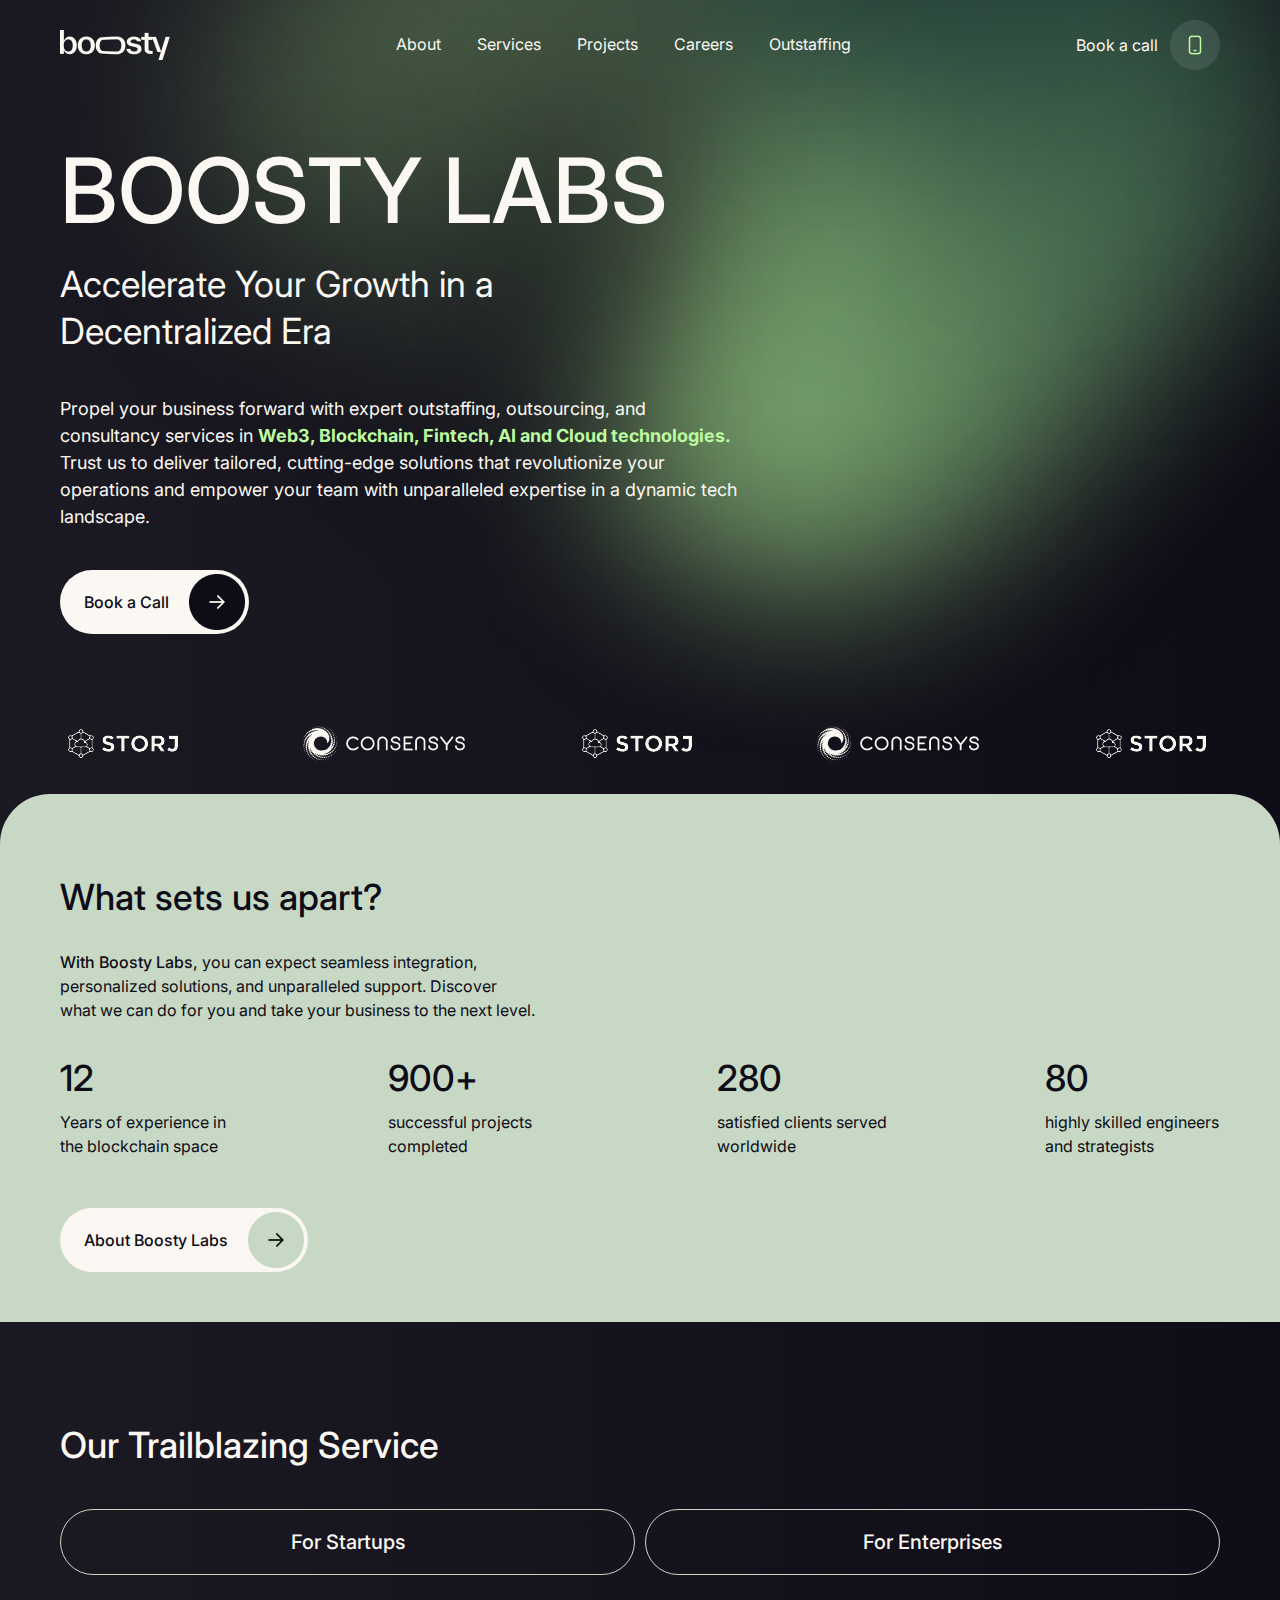
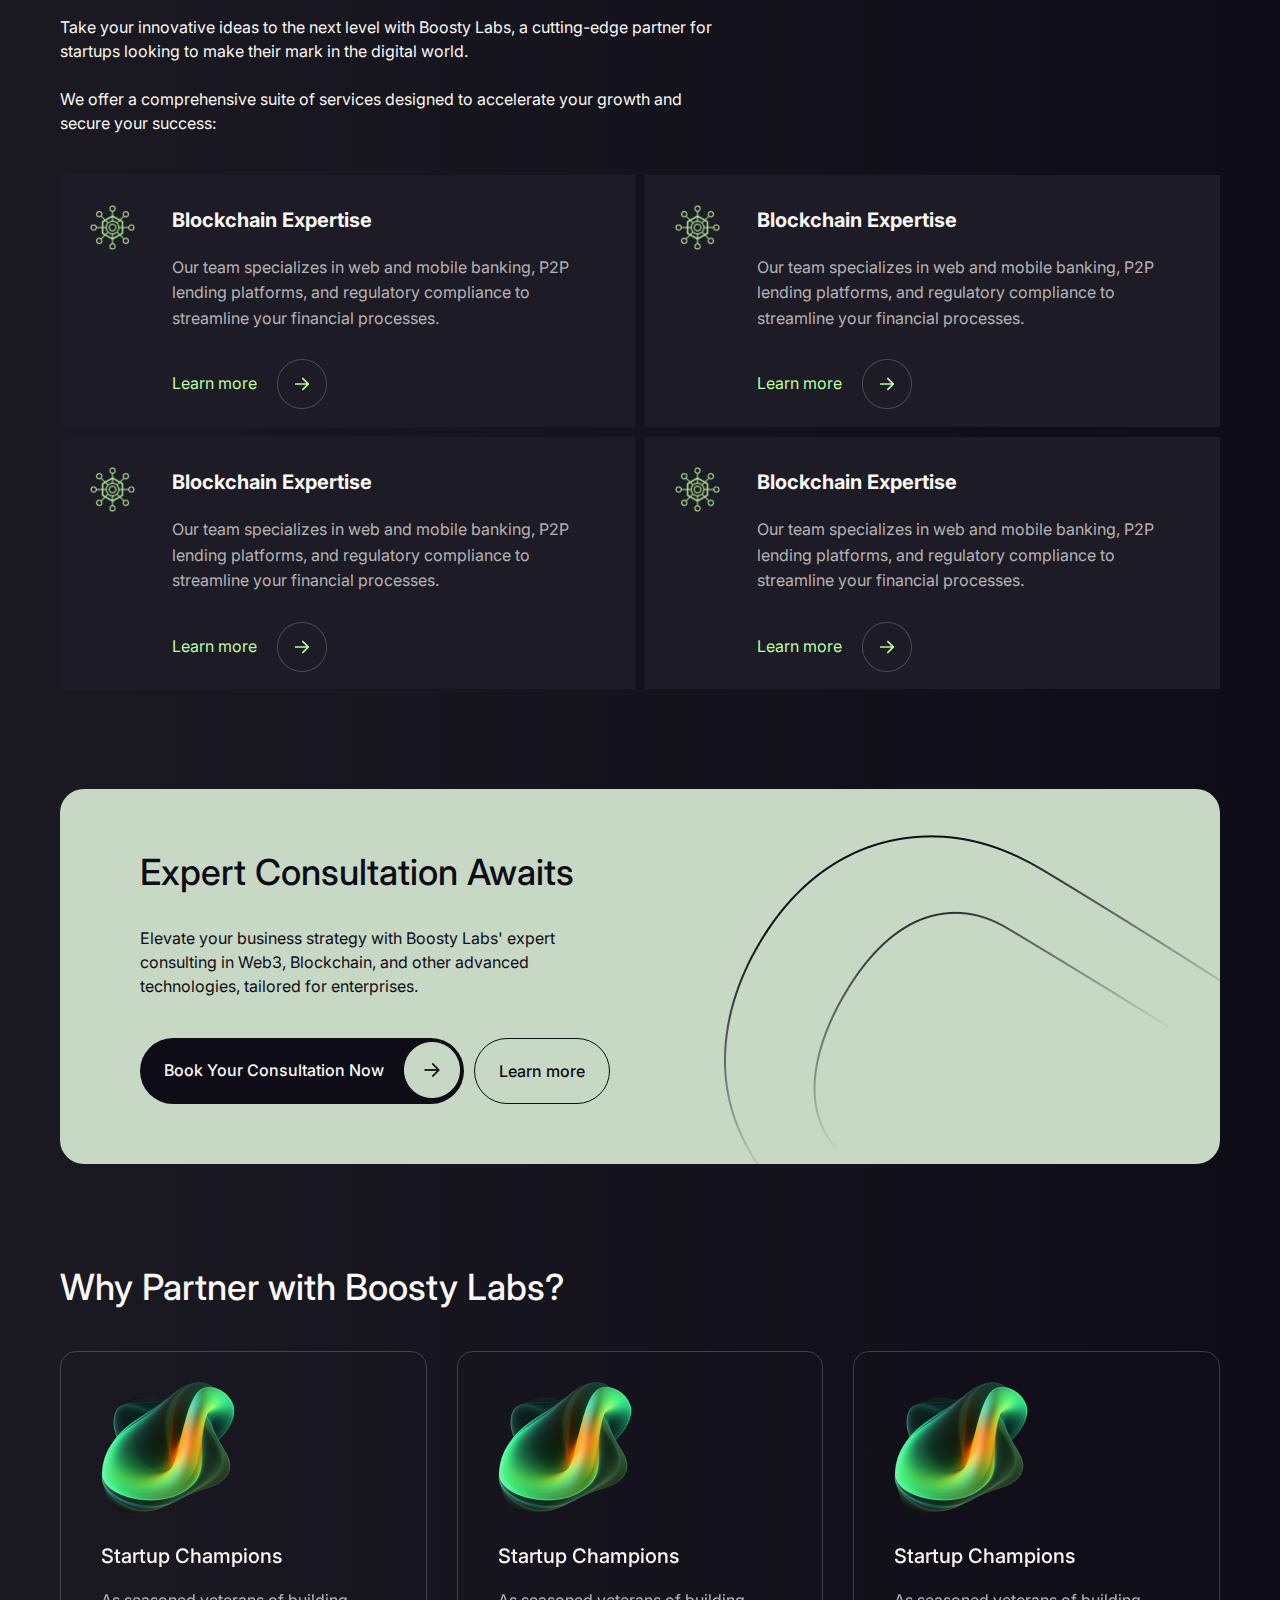
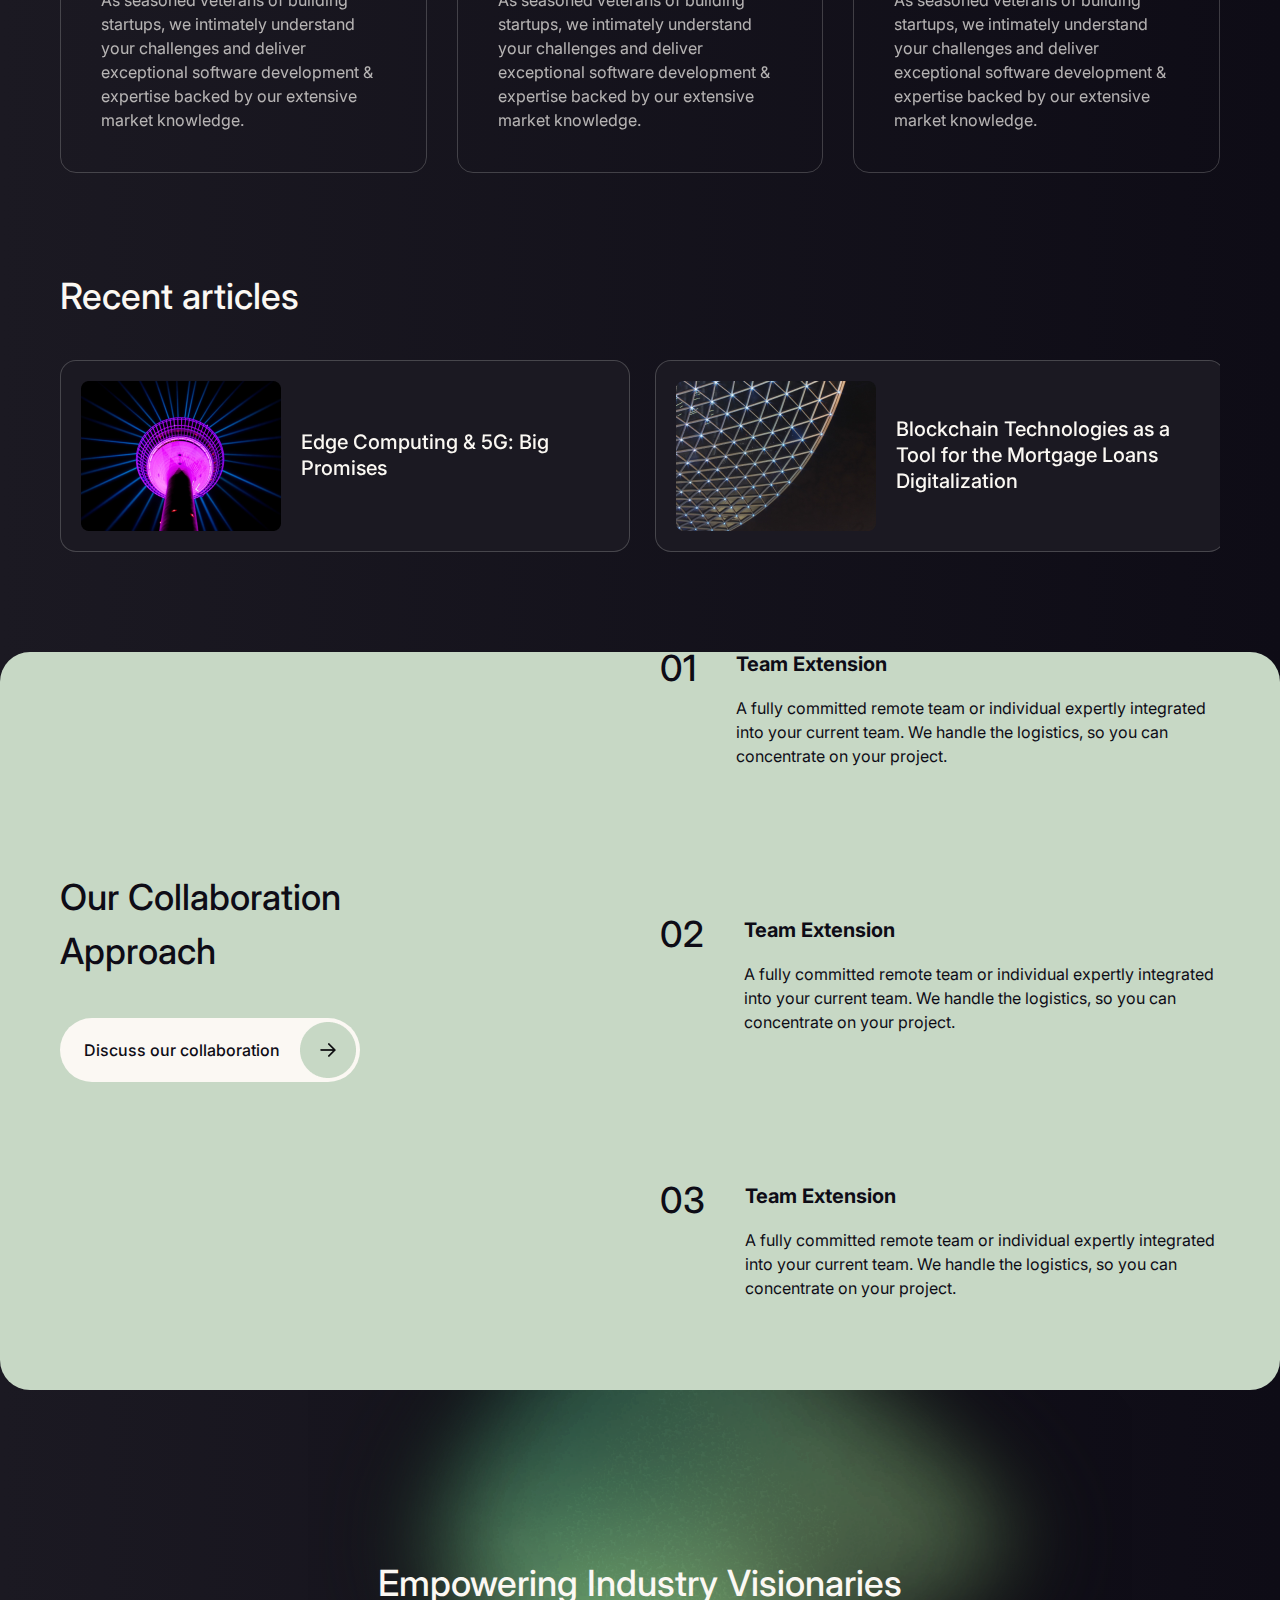
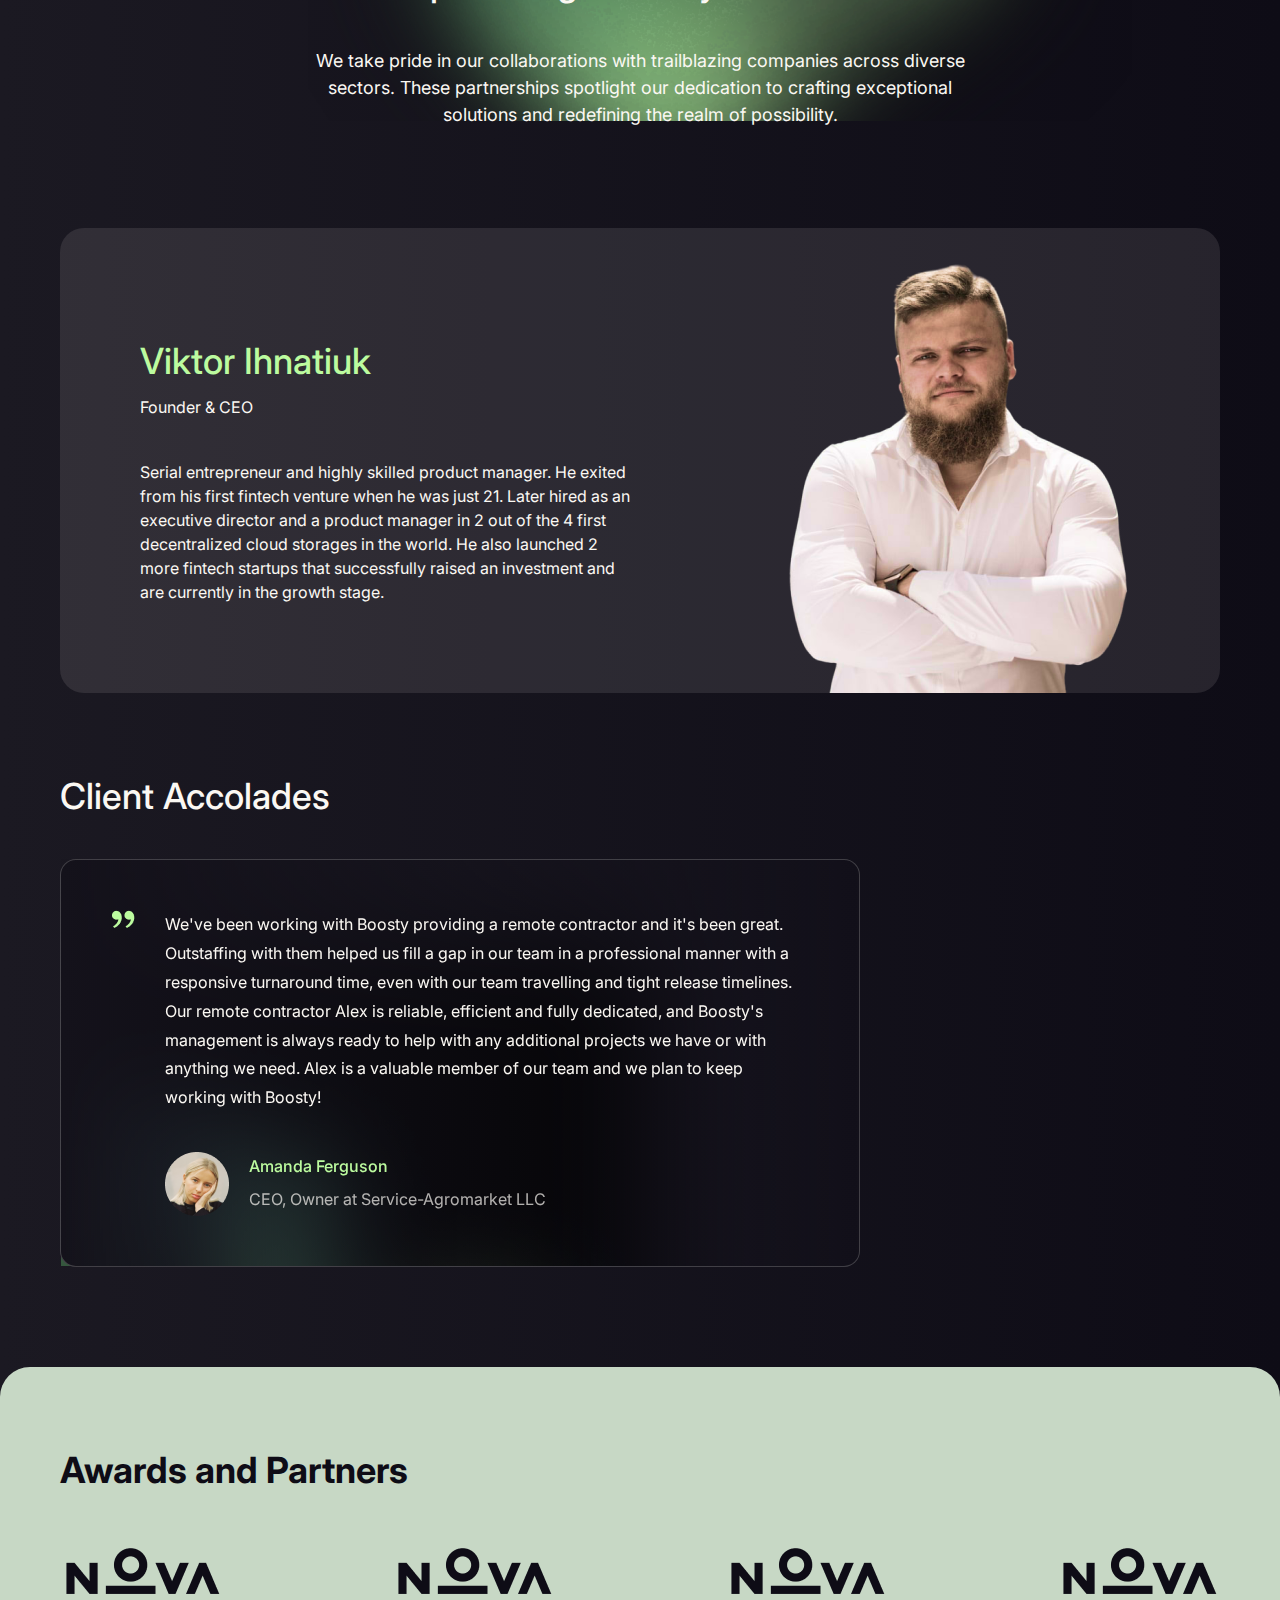
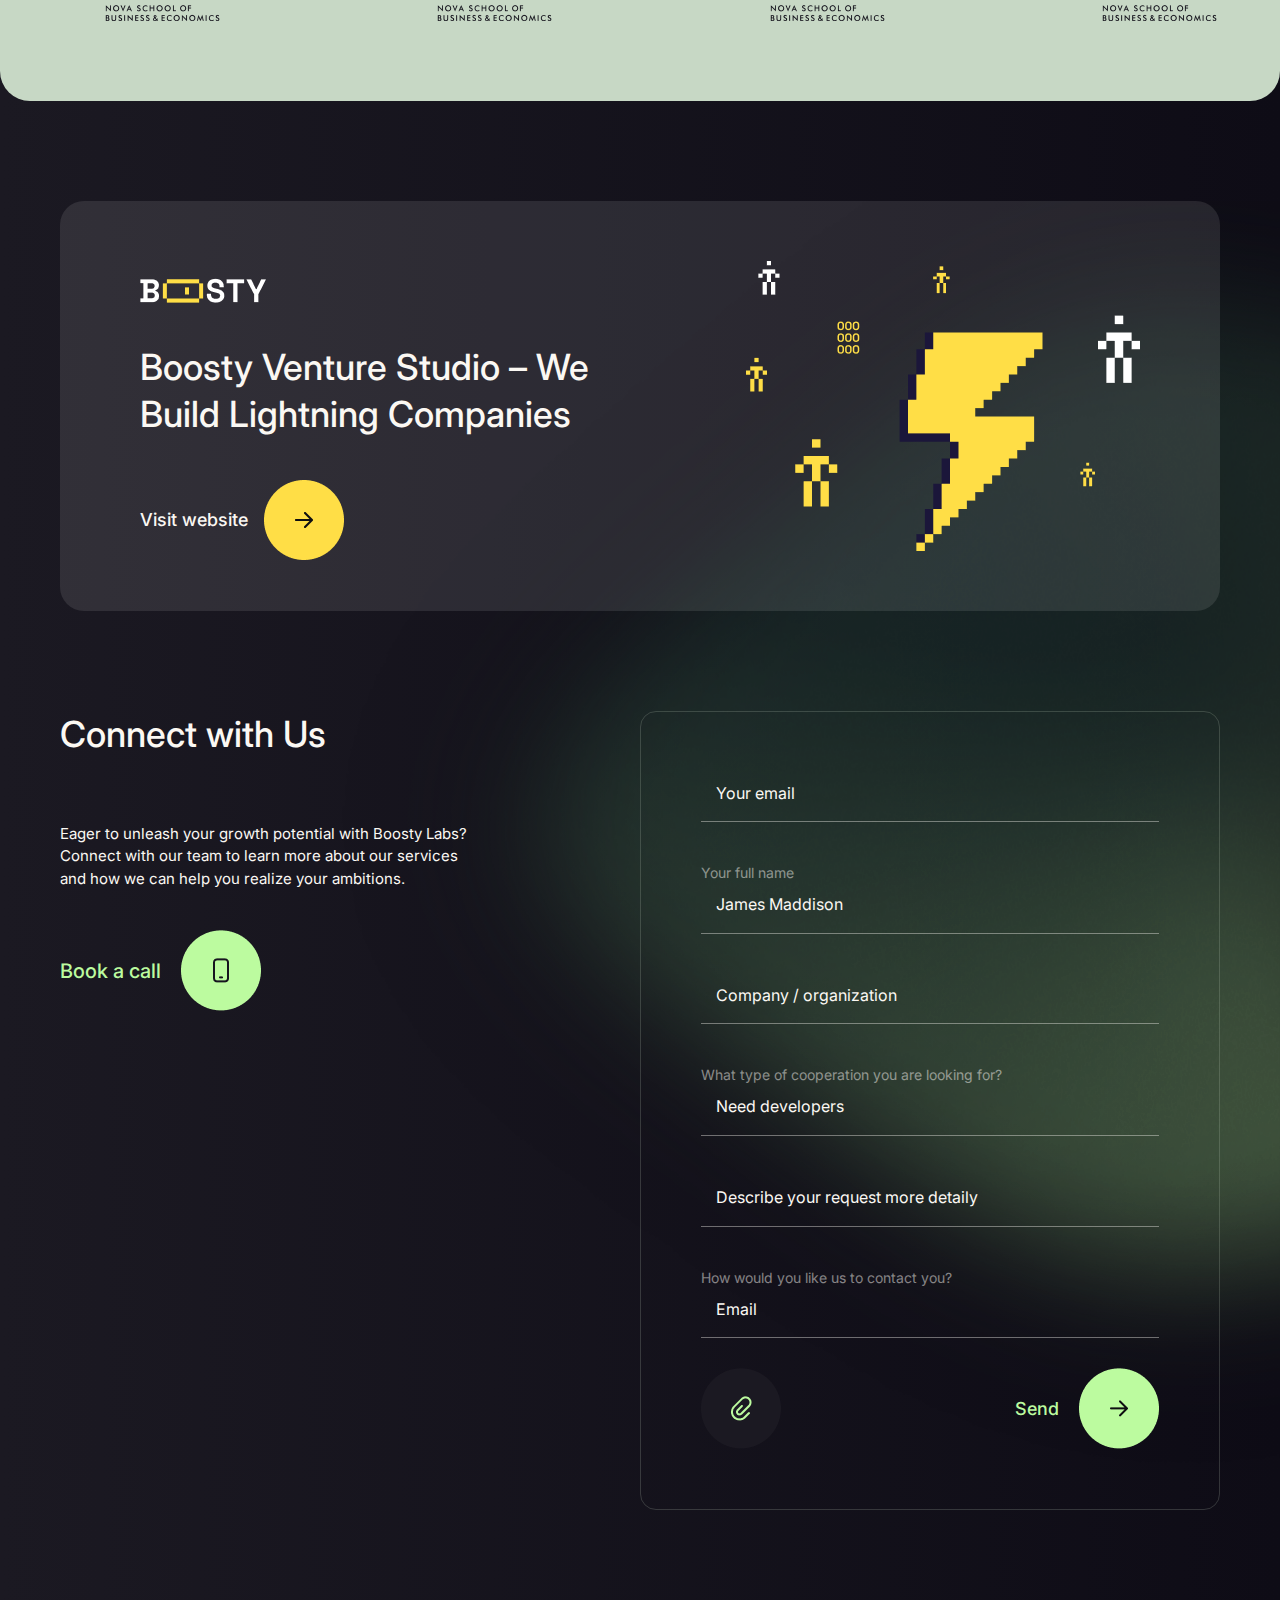
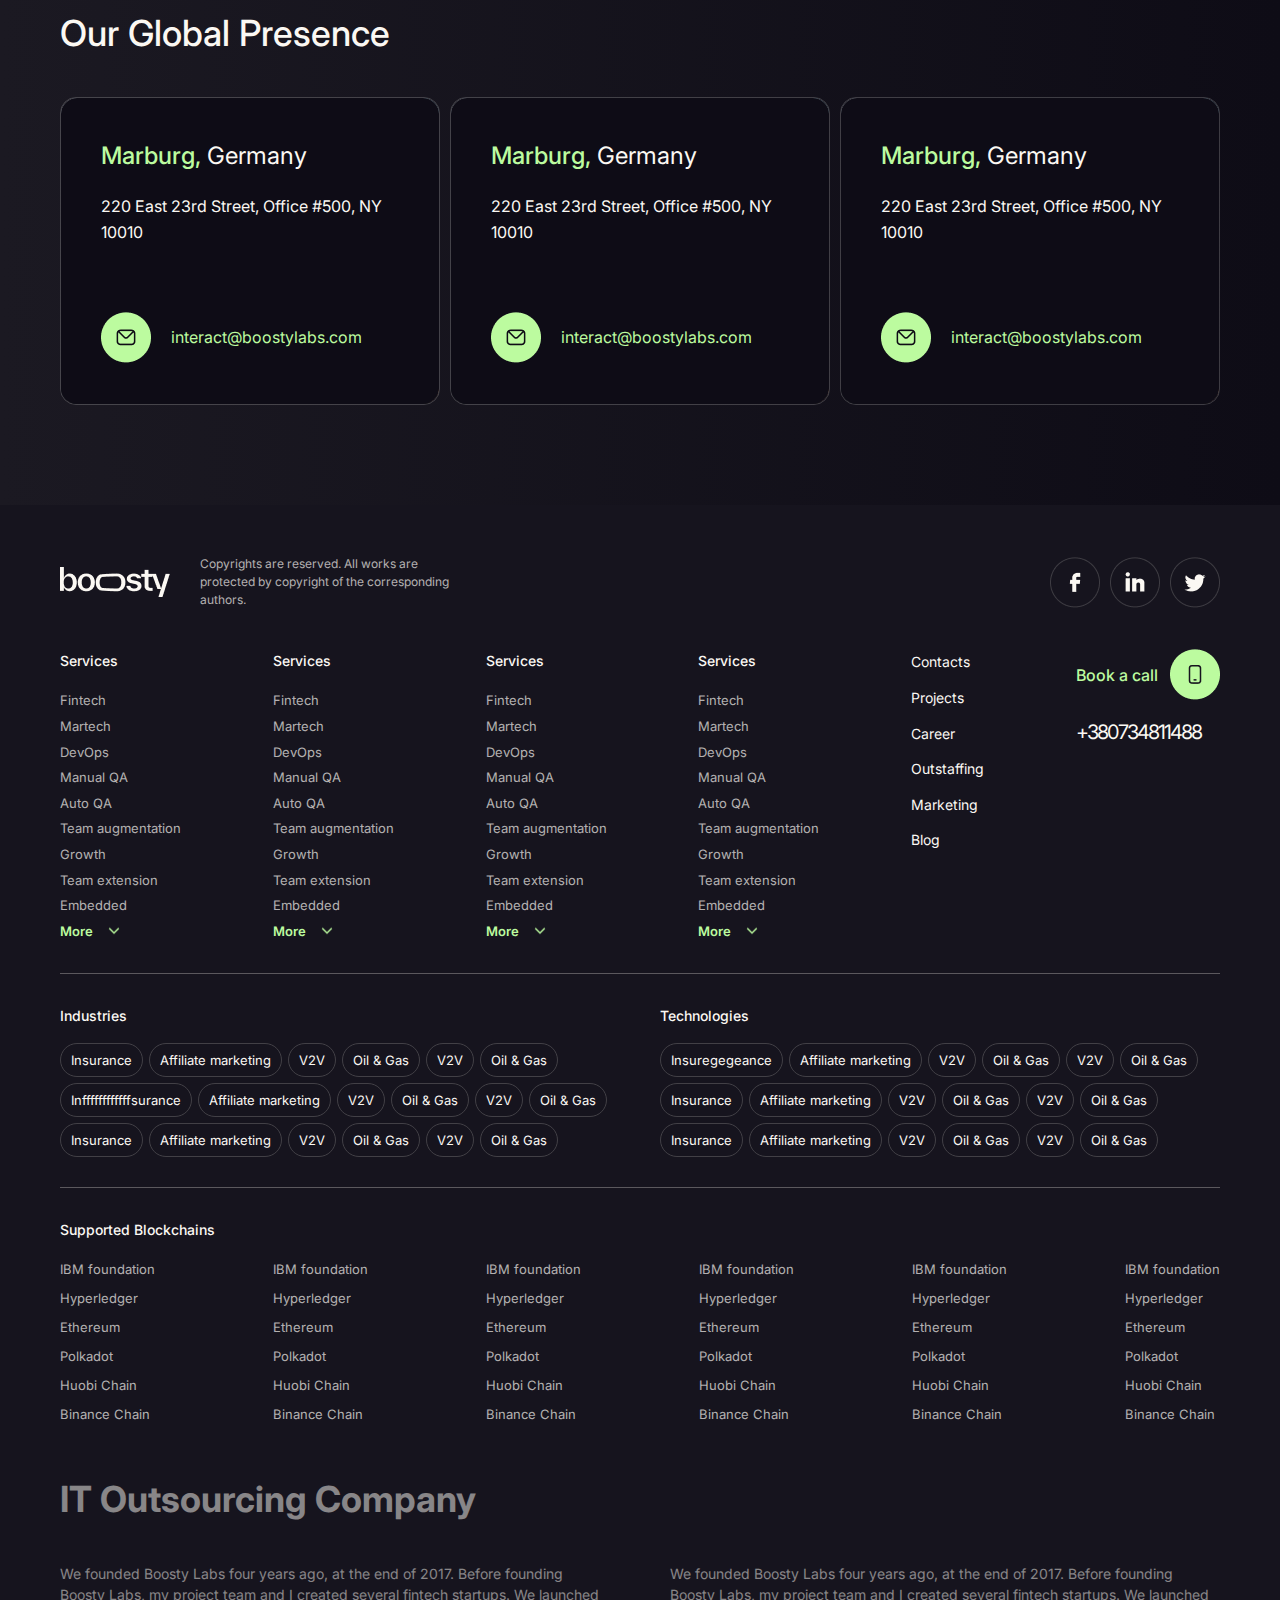
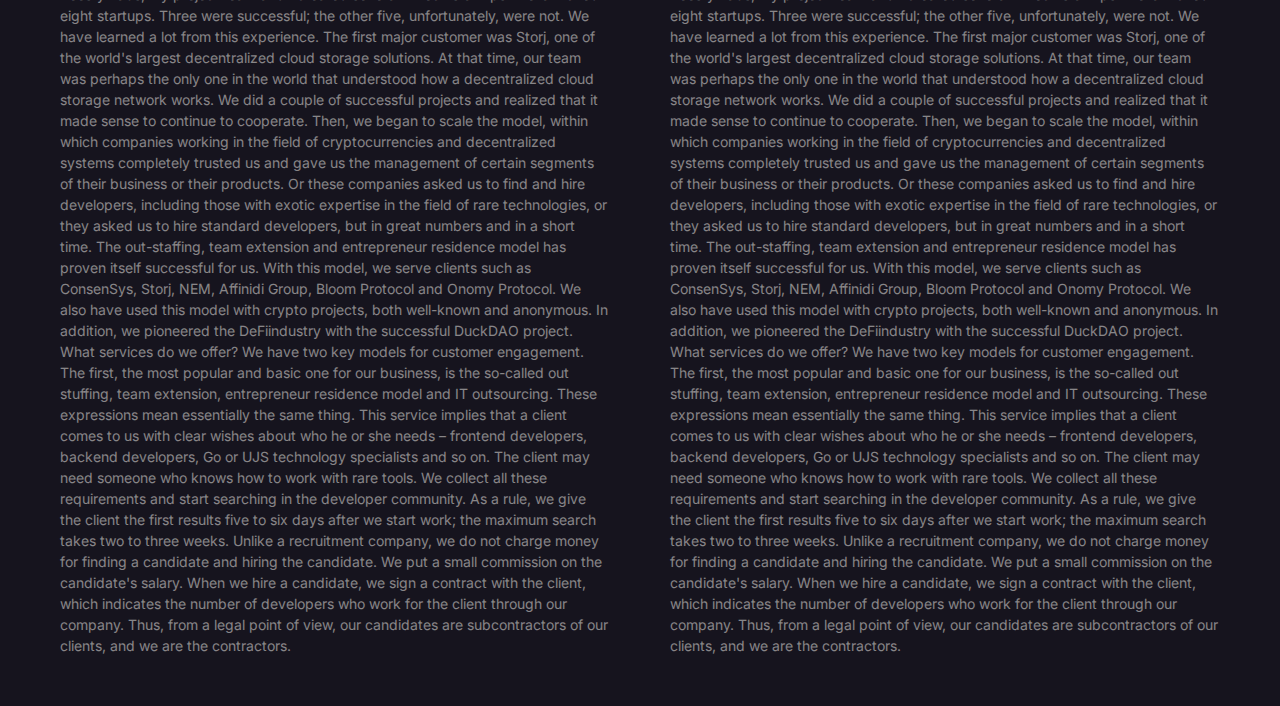
<file: Boosty Labs/index.html>
<!DOCTYPE html>
<html lang="en">
<head>
    <meta charset="UTF-8">
    <meta http-equiv="X-UA-Compatible" content="IE=edge">
    <meta name="viewport" content="width=device-width, initial-scale=1.0">

    <link href="https://fonts.googleapis.com/css2?family=Inter:wght@100..900&display=swap" rel="stylesheet">
    <link rel="stylesheet" href="https://cdn.jsdelivr.net/npm/swiper@11/swiper-bundle.min.css"/>

    <link rel="stylesheet" href="css/reset.css">
    <link rel="stylesheet" href="css/style.css">
    <link rel="stylesheet" href="css/media.css">

    <title>Boosty Labs</title>
</head>
<body>

    <header class="header">
        <img src="img/decor_header.webp" alt="" class="img__header-decor">
        <div class="container">
            <nav class="nav">

                <button class="menu-btn" type="button">
                    <span class="btn-line"></span>
                    <span class="btn-line"></span>
                    <span class="btn-line"></span>
                    <span class="btn-line"></span>
                </button>

                <a href="index.html" class="logo">
                    <img src="img/logo.png" alt="Logo" class="img__logo">
                </a>

                <ul class="nav__items">
                    <li class="nav__item">
                        <a href="about.html" class="nav__link" target="_blank">About</a>
                    </li>
                    <li class="nav__item">
                        <a href="services.html" class="nav__link" target="_blank">Services</a>
                    </li>
                    <li class="nav__item">
                        <a href="project.html" class="nav__link" target="_blank">Projects</a>
                    </li>
                    <li class="nav__item">
                        <a href="career.html" class="nav__link" target="_blank">Careers</a>
                    </li>
                    <li class="nav__item">
                        <a href="outstaffing.html" class="nav__link" target="_blank">Outstaffing</a>
                    </li>
                </ul>

                <div class="nav__about">
                    <a href="#" class="nav__about-link">Book a call</a>
                    <img src="img/nav_about.png" alt="" class="img__nav-about">
                </div>

            </nav>
        </div>
    </header>

    <main>

        <section class="boosty">
            <div class="container">
                <h1 class="boosty__title">Boosty Labs</h1>
                <p class="boosty__descr">Accelerate Your Growth in a Decentralized Era</p>
                <p class="boosty__text">Propel your business forward with expert outstaffing, outsourcing, and consultancy services in <span>Web3, Blockchain, Fintech, AI and Cloud technologies.</span> Trust us to deliver tailored, cutting-edge solutions that revolutionize your operations and empower your team with unparalleled expertise in a dynamic tech landscape.</p>
                <div class="boosty__btns">
                    <a href="#" class="btn btn--general_darkArrow">Book a Call</a>
                </div>
            </div>
        </section>

        <div class="brands">
            <div class="container">
                <div class="brands__items">
                    <img src="img/brands_1.png" alt="" class="img__brands-ph">
                    <img src="img/brands_2.png" alt="" class="img__brands-ph">
                    <img src="img/brands_1.png" alt="" class="img__brands-ph">
                    <img src="img/brands_2.png" alt="" class="img__brands-ph">
                    <img src="img/brands_1.png" alt="" class="img__brands-ph">
                </div>
            </div>
        </div>

        <section class="sets">
            <div class="container">
                <h2 class="sets__title">What sets us apart?</h2>
                <p class="sets__descr"><span>With Boosty Labs,</span> you can expect seamless integration, personalized solutions, and unparalleled support. Discover what we can do for you and take your business to the next level.</p>
                <div class="sets__items">
                    <div class="sets__item">
                        <p class="sets__item-number">12</p>
                        <p class="sets__item-descr">Years of experience in the blockchain space</p>
                    </div>
                    <div class="sets__item">
                        <p class="sets__item-number">900+</p>
                        <p class="sets__item-descr">successful projects completed</p>
                    </div>
                    <div class="sets__item">
                        <p class="sets__item-number">280</p>
                        <p class="sets__item-descr">satisfied clients served worldwide</p>
                    </div>
                    <div class="sets__item">
                        <p class="sets__item-number">80</p>
                        <p class="sets__item-descr">highly skilled engineers and strategists</p>
                    </div>
                </div>
                <div class="sets__btns">
                    <a href="about.html" class="btn btn--general_lightArrow" target="_blank">About Boosty Labs</a>
                </div>
            </div>
        </section>

        <section class="trailblazing">
            <div class="container">
                <h2 class="sets__title sets__title--trailblazing">Our Trailblazing Service</h2>
                <div class="trailblazing__links">
                    <a href="#" class="trailblazing__link">For Startups</a>
                    <a href="#" class="trailblazing__link">For Enterprises</a>
                </div>
                <p class="trailblazing__text">Take your innovative ideas to the next level with Boosty Labs, a cutting-edge partner for startups looking to make their mark in the digital world.<br>
                    <br>We offer a comprehensive suite of services designed to accelerate your growth and secure your success:</p>
                <div class="trailblazing__items">
                    <div class="trailblazing__item">
                        <div class="trailblazing__item-content">
                            <div class="trailblazing__content-photo">
                                <img src="img/trailblazing-1.png" alt="" class="img__trailblazing-content">
                            </div>
                            <div class="trailblazing__content-info">
                                <h3 class="trailblazing__info-title">Blockchain Expertise</h3>
                                <p class="trailblazing__info-text">Our team specializes in web and mobile banking, P2P lending platforms, and regulatory compliance to streamline your financial processes.</p>
                                <a href="#" class="trailblazing__info-link">Learn more</a>
                            </div>
                        </div>
                    </div>
                    <div class="trailblazing__item">
                        <div class="trailblazing__item-content">
                            <div class="trailblazing__content-photo">
                                <img src="img/trailblazing-1.png" alt="" class="img__trailblazing-content">
                            </div>
                            <div class="trailblazing__content-info">
                                <h3 class="trailblazing__info-title">Blockchain Expertise</h3>
                                <p class="trailblazing__info-text">Our team specializes in web and mobile banking, P2P lending platforms, and regulatory compliance to streamline your financial processes.</p>
                                <a href="#" class="trailblazing__info-link">Learn more</a>
                            </div>
                        </div>
                    </div>
                    <div class="trailblazing__item">
                        <div class="trailblazing__item-content">
                            <div class="trailblazing__content-photo">
                                <img src="img/trailblazing-1.png" alt="" class="img__trailblazing-content">
                            </div>
                            <div class="trailblazing__content-info">
                                <h3 class="trailblazing__info-title">Blockchain Expertise</h3>
                                <p class="trailblazing__info-text">Our team specializes in web and mobile banking, P2P lending platforms, and regulatory compliance to streamline your financial processes.</p>
                                <a href="#" class="trailblazing__info-link">Learn more</a>
                            </div>
                        </div>
                    </div>
                    <div class="trailblazing__item">
                        <div class="trailblazing__item-content">
                            <div class="trailblazing__content-photo">
                                <img src="img/trailblazing-1.png" alt="" class="img__trailblazing-content">
                            </div>
                            <div class="trailblazing__content-info">
                                <h3 class="trailblazing__info-title">Blockchain Expertise</h3>
                                <p class="trailblazing__info-text">Our team specializes in web and mobile banking, P2P lending platforms, and regulatory compliance to streamline your financial processes.</p>
                                <a href="#" class="trailblazing__info-link">Learn more</a>
                            </div>
                        </div>
                    </div>
                </div>
            </div>
        </section>

        <section class="awaits">
            <div class="container">
                <div class="awaits__content">
                    <img src="img/decor_awaits.png" alt="" class="img__awaits-decor">
                    <div class="awaits__content-info">
                        <h2 class="awaits__info-title">Expert Consultation Awaits</h2>
                        <p class="awaits__info-text">Elevate your business strategy with Boosty Labs' expert consulting in Web3, Blockchain, and other advanced technologies, tailored for enterprises.</p>
                        <div class="awaits__info-btns">
                            <a href="#" class="btn btn--general_darkBG">Book Your Consultation Now</a>
                            <a href="#" class="btn btn--general_light">Learn more</a>
                        </div>
                    </div>
                </div>
            </div>
        </section>

        <section class="why">
            <div class="container">
                <h2 class="why__title">Why Partner with Boosty Labs?</h2>
                <!-- Swiper -->
                <div class="swiper why__swiper">
                    <div class="swiper-wrapper">
                        <div class="swiper-slide">
                            <div class="why__swiper-item">
                                <div class="why__swiper-content">
                                    <img src="img/why_ph.png" alt="" class="img__why-content">
                                    <h3 class="why__content-title">Startup Champions</h3>
                                    <p class="why__content-text">As seasoned veterans of building startups, we intimately understand your challenges and deliver exceptional software development & expertise backed by our extensive market knowledge.</p>
                                </div>
                            </div>
                        </div>
                        <div class="swiper-slide">
                            <div class="why__swiper-item">
                                <div class="why__swiper-content">
                                    <img src="img/why_ph.png" alt="" class="img__why-content">
                                    <h3 class="why__content-title">Startup Champions</h3>
                                    <p class="why__content-text">As seasoned veterans of building startups, we intimately understand your challenges and deliver exceptional software development & expertise backed by our extensive market knowledge.</p>
                                </div>
                            </div>
                        </div>
                        <div class="swiper-slide">
                            <div class="why__swiper-item">
                                <div class="why__swiper-content">
                                    <img src="img/why_ph.png" alt="" class="img__why-content">
                                    <h3 class="why__content-title">Startup Champions</h3>
                                    <p class="why__content-text">As seasoned veterans of building startups, we intimately understand your challenges and deliver exceptional software development & expertise backed by our extensive market knowledge.</p>
                                </div>
                            </div>
                        </div>
                        <div class="swiper-slide">
                            <div class="why__swiper-item">
                                <div class="why__swiper-content">
                                    <img src="img/why_ph.png" alt="" class="img__why-content">
                                    <h3 class="why__content-title">Startup Champions</h3>
                                    <p class="why__content-text">As seasoned veterans of building startups, we intimately understand your challenges and deliver exceptional software development & expertise backed by our extensive market knowledge.</p>
                                </div>
                            </div>
                        </div>
                        <div class="swiper-slide">
                            <div class="why__swiper-item">
                                <div class="why__swiper-content">
                                    <img src="img/why_ph.png" alt="" class="img__why-content">
                                    <h3 class="why__content-title">Startup Champions</h3>
                                    <p class="why__content-text">As seasoned veterans of building startups, we intimately understand your challenges and deliver exceptional software development & expertise backed by our extensive market knowledge.</p>
                                </div>
                            </div>
                        </div>
                    </div>
                    <div class="swiper-pagination"></div>
                </div>
            </div>
        </section>

        <section class="recent">
            <div class="container">
                <h2 class="why__title">Recent articles</h2>
                <!-- Swiper -->
                <div class="swiper recent__swiper">
                    <div class="swiper-wrapper">
                        <div class="swiper-slide">
                            <div class="recent__swiper-item">
                                <div class="recent__swiper-content">
                                    <div class="recent__content-photo">
                                        <img src="img/recent-1.png" alt="" class="img__recent-content">
                                    </div>
                                    <div class="recent__content-info">
                                        <h3 class="recent__info-title">Edge Computing & 5G: Big Promises</h3>
                                    </div>
                                </div>
                            </div>
                        </div>
                        <div class="swiper-slide">
                            <div class="recent__swiper-item">
                                <div class="recent__swiper-content">
                                    <div class="recent__content-photo">
                                        <img src="img/recent-2.png" alt="" class="img__recent-content">
                                    </div>
                                    <div class="recent__content-info">
                                        <h3 class="recent__info-title">Blockchain Technologies as a Tool for the Mortgage Loans Digitalization</h3>
                                    </div>
                                </div>
                            </div>
                        </div>
                        <div class="swiper-slide">
                            <div class="recent__swiper-item">
                                <div class="recent__swiper-content">
                                    <div class="recent__content-photo">
                                        <img src="img/recent-2.png" alt="" class="img__recent-content">
                                    </div>
                                    <div class="recent__content-info">
                                        <h3 class="recent__info-title">Blockchain Technologies as a Tool for the Mortgage Loans Digitalization</h3>
                                    </div>
                                </div>
                            </div>
                        </div>
                        <div class="swiper-slide">
                            <div class="recent__swiper-item">
                                <div class="recent__swiper-content">
                                    <div class="recent__content-photo">
                                        <img src="img/recent-1.png" alt="" class="img__recent-content">
                                    </div>
                                    <div class="recent__content-info">
                                        <h3 class="recent__info-title">Blockchain Technologies as a Tool for the Mortgage Loans Digitalization</h3>
                                    </div>
                                </div>
                            </div>
                        </div>
                    </div>
                    <div class="swiper-pagination"></div>
                </div>
            </div>
        </section>

        <section class="collaboration">
            <div class="container">
                <div class="collaboration__inner">
                    <div class="collaboration__inner-info">
                        <h2 class="collaboration__info-title">Our Collaboration<br>Approach</h2>
                        <a href="about.html" class="btn btn--general_lightArrow" target="_blank">Discuss our collaboration</a>
                    </div>
                    <div class="collaboration__inner-stats">
                        <div class="collaboration__stats-inner">
                            <div class="collaboration__stats-about">
                                <p class="collaboration__about-number">01</p>
                                <div class="collaboration__about-info">
                                    <h3 class="collaboration__about-title">Team Extension</h3>
                                    <p class="collaboration__about-text">A fully committed remote team or individual expertly integrated into your current team. We handle the logistics, so you can concentrate on your project.</p>
                                </div>
                            </div>
                            <div class="collaboration__stats-about">
                                <p class="collaboration__about-number">02</p>
                                <div class="collaboration__about-info">
                                    <h3 class="collaboration__about-title">Team Extension</h3>
                                    <p class="collaboration__about-text">A fully committed remote team or individual expertly integrated into your current team. We handle the logistics, so you can concentrate on your project.</p>
                                </div>
                            </div>
                            <div class="collaboration__stats-about">
                                <p class="collaboration__about-number">03</p>
                                <div class="collaboration__about-info">
                                    <h3 class="collaboration__about-title">Team Extension</h3>
                                    <p class="collaboration__about-text">A fully committed remote team or individual expertly integrated into your current team. We handle the logistics, so you can concentrate on your project.</p>
                                </div>
                            </div>
                        </div>
                    </div>
                </div>
            </div>
        </section>

        <section class="empovering">
            <div class="container">
                <div class="empovering__info">
                    <img src="img/decor_empovering.png" alt="" class="img__decor-empovering">
                    <h2 class="empovering__info-title">Empowering Industry Visionaries</h2>
                    <p class="empovering__info-text">We take pride in our collaborations with trailblazing companies across diverse sectors. These partnerships spotlight our dedication to crafting exceptional solutions and redefining the realm of possibility.</p>
                </div>
                <div class="empovering__about">
                    <div class="empovering__about-content">
                        <div class="empovering__about-info">
                            <h3 class="empovering__about-name">Viktor Ihnatiuk </h3>
                            <p class="empovering__about-job">Founder & CEO</p>
                            <p class="empovering__about-text">Serial entrepreneur and highly skilled product manager. He exited from his first fintech venture when he was just 21. Later hired as an executive director and a product manager in 2 out of the 4 first decentralized cloud storages in the world. He also launched 2 more fintech startups that successfully raised an investment and are currently in the growth stage. </p>
                        </div>
                        <img src="img/about_photo.png" alt="" class="img__empovering__about">
                    </div>
                </div>
            </div>
        </section>

        <section class="client">
            <div class="container">
                <h2 class="client__title">Client Accolades</h2>
                <!-- Swiper -->
                <div class="swiper client__swiper">
                    <div class="swiper-wrapper">
                        <div class="swiper-slide">
                            <div class="client__item">
                                <div class="client__item-content">
                                    <div class="client__item-quote">
                                        <img src="img/quote.png" alt="" class="img__quote">
                                    </div>
                                    <div class="client__item-info">
                                        <p class="client__info-text">We've been working with Boosty providing a remote contractor and it's been great. Outstaffing with them helped us fill a gap in our team in a professional manner with a responsive turnaround time, even with our team travelling and tight release timelines. Our remote contractor Alex is reliable, efficient and fully dedicated, and Boosty's management is always ready to help with any additional projects we have or with anything we need. Alex is a valuable member of our team and we plan to keep working with Boosty!</p>
                                        <div class="client__item-about">
                                            <img src="img/client_profile.png" alt="" class="img__client-about">
                                            <div class="client__about-info">
                                                <h3 class="client__about-name">Amanda Ferguson</h3>
                                                <p class="client__about-job">CEO, Owner at Service-Agromarket LLC </p>
                                            </div>
                                        </div>
                                    </div>
                                </div>
                                <img src="img/decor_client.png" alt="" class="img__decor-client">
                            </div>
                        </div>
                        <div class="swiper-slide">
                            <div class="client__item">
                                <div class="client__item-content">
                                    <div class="client__item-quote">
                                        <img src="img/quote.png" alt="" class="img__quote">
                                    </div>
                                    <div class="client__item-info">
                                        <p class="client__info-text">We've been working with Boosty providing a remote contractor and it's been great. Outstaffing with them helped us fill a gap in our team in a professional manner with a responsive turnaround time, even with our team travelling and tight release timelines. Our remote contractor Alex is reliable, efficient and fully dedicated, and Boosty's management is always ready to help with any additional projects we have or with anything we need. Alex is a valuable member of our team and we plan to keep working with Boosty!</p>
                                        <div class="client__item-about">
                                            <img src="img/client_profile.png" alt="" class="img__client-about">
                                            <div class="client__about-info">
                                                <h3 class="client__about-name">Amanda Ferguson</h3>
                                                <p class="client__about-job">CEO, Owner at Service-Agromarket LLC </p>
                                            </div>
                                        </div>
                                    </div>
                                </div>
                                <img src="img/decor_client.png" alt="" class="img__decor-client">
                            </div>
                        </div>
                        <div class="swiper-slide">
                            <div class="client__item">
                                <div class="client__item-content">
                                    <div class="client__item-quote">
                                        <img src="img/quote.png" alt="" class="img__quote">
                                    </div>
                                    <div class="client__item-info">
                                        <p class="client__info-text">We've been working with Boosty providing a remote contractor and it's been great. Outstaffing with them helped us fill a gap in our team in a professional manner with a responsive turnaround time, even with our team travelling and tight release timelines. Our remote contractor Alex is reliable, efficient and fully dedicated, and Boosty's management is always ready to help with any additional projects we have or with anything we need. Alex is a valuable member of our team and we plan to keep working with Boosty!</p>
                                        <div class="client__item-about">
                                            <img src="img/client_profile.png" alt="" class="img__client-about">
                                            <div class="client__about-info">
                                                <h3 class="client__about-name">Amanda Ferguson</h3>
                                                <p class="client__about-job">CEO, Owner at Service-Agromarket LLC </p>
                                            </div>
                                        </div>
                                    </div>
                                </div>
                                <img src="img/decor_client.png" alt="" class="img__decor-client">
                            </div>
                        </div>
                    </div>
                    <div class="swiper-pagination"></div>
                </div>
            </div>
        </section>

        <section class="awards">
            <div class="container">
                <h2 class="awards__title">Awards and Partners</h2>
                <div class="awards__items">
                    <img src="img/awards-1.png" alt="" class="img__awards-item">
                    <img src="img/awards-1.png" alt="" class="img__awards-item">
                    <img src="img/awards-1.png" alt="" class="img__awards-item">
                    <img src="img/awards-1.png" alt="" class="img__awards-item">
                </div>
            </div>
        </section>

        <section class="studio">
            <img src="img/decor_studio.png" alt="" class="img__studio-decor">
            <div class="container">
                <div class="studio__inner">
                    <div class="studio__inner-info">
                        <img src="img/boosty.png" alt="Boosty" class="img__studio-logo">
                        <h2 class="studio__info-title">Boosty Venture Studio – We Build Lightning Companies</h2>
                        <a href="index.html" class="studio__info-link">Visit website</a>
                    </div>
                    <div class="studio__inner-photo">
                        <img src="img/studio.png" alt="" class="img__studio-ph">
                    </div>
                </div>
            </div>
        </section>

        <section class="connect">
            <div class="container">
                <div class="connect__inner">
                    <div class="connect__inner-info">
                        <h2 class="connect__info-title">Connect with Us</h2>
                        <p class="connect__info-text">Eager to unleash your growth potential with Boosty Labs? Connect with our team to learn more about our services and how we can help you realize your ambitions.</p>
                        <div class="connect__info-call">
                            <p class="connect__call-text">Book a call</p>
                            <img src="img/telephone.png" alt="" class="img__connect-call">
                        </div>
                    </div>
                    <div class="connect__inner-form">
                        <div class="connect__form-content">
                            <div class="connect__form-inputs">
                                <div class="connect__form-input">
                                    <input type="text" class="input__connect-form" placeholder="Your email">
                                </div>
                                <div class="connect__form-input">
                                    <h3 class="connect__input-suptetitle">Your full name</h3>
                                    <input type="text" class="input__connect-form" placeholder="James Maddison">
                                </div>
                                <div class="connect__form-input">
                                    <input type="text" class="input__connect-form" placeholder="Company / organization">
                                </div>
                                <div class="connect__form-input">
                                    <h3 class="connect__input-suptetitle">What type of cooperation you are looking for?</h3>
                                    <input type="text" class="input__connect-form" placeholder="Need developers">
                                </div>
                                <div class="connect__form-input">
                                    <input type="text" class="input__connect-form" placeholder="Describe your request more detaily">
                                </div>
                                <div class="connect__form-input">
                                    <h3 class="connect__input-suptetitle">How would you like us to contact you?</h3>
                                    <input type="text" class="input__connect-form" placeholder="Email">
                                </div>
                            </div>
                            <div class="connect__form-bottom">
                                <a href="#" class="connect__bottom-attach">
                                    <img src="img/attach.png" alt="" class="img__form-attach">
                                </a>
                                <div class="connect__bottom-send">
                                    <a href="#" class="connect__send-text">Send</a>
                                    <img src="img/lightGreen_arrow-right.png" alt="" class="img__connect-send">
                                </div>
                            </div>
                        </div>
                    </div>
                </div>
            </div>
        </section>

        <section class="presence">
            <div class="container">
                <h2 class="presence__title">Our Global Presence</h2>
                <div class="presence__items">
                    <div class="presence__item">
                        <div class="presence__item-content">
                            <img src="img/presence-1.png" alt="" class="img__presence-content">
                            <div class="presence__content-info">
                                <div class="presence__info-inner">
                                    <div class="presence__inner-top">
                                        <h3 class="presence__info-title"><span>Marburg,</span> Germany</h3>
                                        <p class="precense__info-address">220 East 23rd Street, Office #500, NY 10010</p>
                                    </div>
                                    <div class="presence__inner-bottom">
                                        <img src="img/mail.png" alt="" class="img__precense-bottom">
                                        <a href="mailto:kirchspitze35037@gmail.com" class="precence__bottom-link">interact@boostylabs.com</a>
                                    </div>
                                </div>
                            </div>
                        </div>
                    </div>
                    <div class="presence__item">
                        <div class="presence__item-content">
                            <img src="img/presence-1.png" alt="" class="img__presence-content">
                            <div class="presence__content-info">
                                <div class="presence__info-inner">
                                    <div class="presence__inner-top">
                                        <h3 class="presence__info-title"><span>Marburg,</span> Germany</h3>
                                        <p class="precense__info-address">220 East 23rd Street, Office #500, NY 10010</p>
                                    </div>
                                    <div class="presence__inner-bottom">
                                        <img src="img/mail.png" alt="" class="img__precense-bottom">
                                        <a href="mailto:kirchspitze35037@gmail.com" class="precence__bottom-link">interact@boostylabs.com</a>
                                    </div>
                                </div>
                            </div>
                        </div>
                    </div>
                    <div class="presence__item">
                        <div class="presence__item-content">
                            <img src="img/presence-1.png" alt="" class="img__presence-content">
                            <div class="presence__content-info">
                                <div class="presence__info-inner">
                                    <div class="presence__inner-top">
                                        <h3 class="presence__info-title"><span>Marburg,</span> Germany</h3>
                                        <p class="precense__info-address">220 East 23rd Street, Office #500, NY 10010</p>
                                    </div>
                                    <div class="presence__inner-bottom">
                                        <img src="img/mail.png" alt="" class="img__precense-bottom">
                                        <a href="mailto:kirchspitze35037@gmail.com" class="precence__bottom-link">interact@boostylabs.com</a>
                                    </div>
                                </div>
                            </div>
                        </div>
                    </div>
                </div>
            </div>
        </section>

    </main>

    <footer class="footer">

        <div class="container">
            <div class="footer__top">
                <div class="footer__top-info">
                    <div class="footer__top-info-inner">
                        <a href="index.html" class="logo">
                            <img src="img/logo.png" alt="Logo" class="img__logo">
                        </a>
                        <p class="footer__top-inner-text">Copyrights are reserved. All works are protected by copyright of the corresponding authors.</p>
                    </div>
                </div>
                <div class="footer__top-social">
                    <div class="footer__social-items">
                        <a href="#" class="footer__social-link">
                            <img src="img/fb.png" alt="Facebook" class="img__footer-social">
                        </a>
                        <a href="#" class="footer__social-link">
                            <img src="img/in.png" alt="LinkedIn" class="img__footer-social">
                        </a>
                        <a href="#" class="footer__social-link">
                            <img src="img/tw.png" alt="Twitter" class="img__footer-social">
                        </a>
                    </div>
                </div>
            </div>
            <div class="footer__nav">
                <div class="footer__nav-inner">
                    <ul class="footer__nav-items">
                        <li class="footer__nav-item">
                            <h4 class="footer__nav-title">Services</h4>
                        </li>
                        <li class="footer__nav-item">
                            <a href="#" class="footer__nav-link">Fintech</a>
                        </li>
                        <li class="footer__nav-item">
                            <a href="#" class="footer__nav-link">Martech</a>
                        </li>
                        <li class="footer__nav-item">
                            <a href="#" class="footer__nav-link">DevOps</a>
                        </li>
                        <li class="footer__nav-item">
                            <a href="#" class="footer__nav-link">Manual QA</a>
                        </li>
                        <li class="footer__nav-item">
                            <a href="#" class="footer__nav-link">Auto QA</a>
                        </li>
                        <li class="footer__nav-item">
                            <a href="#" class="footer__nav-link">Team augmentation</a>
                        </li>
                        <li class="footer__nav-item">
                            <a href="#" class="footer__nav-link">Growth</a>
                        </li>
                        <li class="footer__nav-item">
                            <a href="#" class="footer__nav-link">Team extension</a>
                        </li>
                        <li class="footer__nav-item">
                            <a href="#" class="footer__nav-link">Embedded</a>
                        </li>
                        <li class="footer__nav-item">
                            <a href="#" class="footer__nav-link footer__nav-link--more">More</a>
                        </li>
                    </ul>
                    <ul class="footer__nav-items">
                        <li class="footer__nav-item">
                            <h4 class="footer__nav-title">Services</h4>
                        </li>
                        <li class="footer__nav-item">
                            <a href="#" class="footer__nav-link">Fintech</a>
                        </li>
                        <li class="footer__nav-item">
                            <a href="#" class="footer__nav-link">Martech</a>
                        </li>
                        <li class="footer__nav-item">
                            <a href="#" class="footer__nav-link">DevOps</a>
                        </li>
                        <li class="footer__nav-item">
                            <a href="#" class="footer__nav-link">Manual QA</a>
                        </li>
                        <li class="footer__nav-item">
                            <a href="#" class="footer__nav-link">Auto QA</a>
                        </li>
                        <li class="footer__nav-item">
                            <a href="#" class="footer__nav-link">Team augmentation</a>
                        </li>
                        <li class="footer__nav-item">
                            <a href="#" class="footer__nav-link">Growth</a>
                        </li>
                        <li class="footer__nav-item">
                            <a href="#" class="footer__nav-link">Team extension</a>
                        </li>
                        <li class="footer__nav-item">
                            <a href="#" class="footer__nav-link">Embedded</a>
                        </li>
                        <li class="footer__nav-item">
                            <a href="#" class="footer__nav-link footer__nav-link--more">More</a>
                        </li>
                    </ul>
                    <ul class="footer__nav-items">
                        <li class="footer__nav-item">
                            <h4 class="footer__nav-title">Services</h4>
                        </li>
                        <li class="footer__nav-item">
                            <a href="#" class="footer__nav-link">Fintech</a>
                        </li>
                        <li class="footer__nav-item">
                            <a href="#" class="footer__nav-link">Martech</a>
                        </li>
                        <li class="footer__nav-item">
                            <a href="#" class="footer__nav-link">DevOps</a>
                        </li>
                        <li class="footer__nav-item">
                            <a href="#" class="footer__nav-link">Manual QA</a>
                        </li>
                        <li class="footer__nav-item">
                            <a href="#" class="footer__nav-link">Auto QA</a>
                        </li>
                        <li class="footer__nav-item">
                            <a href="#" class="footer__nav-link">Team augmentation</a>
                        </li>
                        <li class="footer__nav-item">
                            <a href="#" class="footer__nav-link">Growth</a>
                        </li>
                        <li class="footer__nav-item">
                            <a href="#" class="footer__nav-link">Team extension</a>
                        </li>
                        <li class="footer__nav-item">
                            <a href="#" class="footer__nav-link">Embedded</a>
                        </li>
                        <li class="footer__nav-item">
                            <a href="#" class="footer__nav-link footer__nav-link--more">More</a>
                        </li>
                    </ul>
                    <ul class="footer__nav-items">
                        <li class="footer__nav-item">
                            <h4 class="footer__nav-title">Services</h4>
                        </li>
                        <li class="footer__nav-item">
                            <a href="#" class="footer__nav-link">Fintech</a>
                        </li>
                        <li class="footer__nav-item">
                            <a href="#" class="footer__nav-link">Martech</a>
                        </li>
                        <li class="footer__nav-item">
                            <a href="#" class="footer__nav-link">DevOps</a>
                        </li>
                        <li class="footer__nav-item">
                            <a href="#" class="footer__nav-link">Manual QA</a>
                        </li>
                        <li class="footer__nav-item">
                            <a href="#" class="footer__nav-link">Auto QA</a>
                        </li>
                        <li class="footer__nav-item">
                            <a href="#" class="footer__nav-link">Team augmentation</a>
                        </li>
                        <li class="footer__nav-item">
                            <a href="#" class="footer__nav-link">Growth</a>
                        </li>
                        <li class="footer__nav-item">
                            <a href="#" class="footer__nav-link">Team extension</a>
                        </li>
                        <li class="footer__nav-item">
                            <a href="#" class="footer__nav-link">Embedded</a>
                        </li>
                        <li class="footer__nav-item">
                            <a href="#" class="footer__nav-link footer__nav-link--more">More</a>
                        </li>
                    </ul>
                    <ul class="footer__nav-items">
                        <li class="footer__nav-item footer__nav-item--white">
                            <a href="#" class="footer__nav-link--white">Contacts</a>
                        </li>
                        <li class="footer__nav-item footer__nav-item--white">
                            <a href="#" class="footer__nav-link--white">Projects</a>
                        </li>
                        <li class="footer__nav-item footer__nav-item--white">
                            <a href="#" class="footer__nav-link--white">Career</a>
                        </li>
                        <li class="footer__nav-item footer__nav-item--white">
                            <a href="#" class="footer__nav-link--white">Outstaffing</a>
                        </li>
                        <li class="footer__nav-item footer__nav-item--white">
                            <a href="#" class="footer__nav-link--white">Marketing</a>
                        </li>
                        <li class="footer__nav-item footer__nav-item--white">
                            <a href="#" class="footer__nav-link--white">Blog</a>
                        </li>
                    </ul>
                    <div class="footer__nav-items">
                        <div class="nav__about">
                            <a href="#" class="nav__about-link nav__about-link--green">Book a call</a>
                            <img src="img/footer-nav_about.png" alt="" class="img__nav-about">
                        </div>
                        <a href="tel:380734811488" class="footer__nav-tel">+380734811488</a>
                    </div>
                </div>
            </div>
            <div class="footer__industries">
                <div class="footer__industries-inner">
                    <div class="footer__industries-info">
                        <h4 class="footer__industries-title">Industries</h4>
                        <div class="footer__industries-items">
                            <a href="#" class="footer__industries-link">Insurance</a>
                            <a href="#" class="footer__industries-link">Affiliate marketing</a>
                            <a href="#" class="footer__industries-link">V2V</a>
                            <a href="#" class="footer__industries-link">Oil & Gas</a>
                            <a href="#" class="footer__industries-link">V2V</a>
                            <a href="#" class="footer__industries-link">Oil & Gas</a>
                            <a href="#" class="footer__industries-link">Inffffffffffffsurance</a>
                            <a href="#" class="footer__industries-link">Affiliate marketing</a>
                            <a href="#" class="footer__industries-link">V2V</a>
                            <a href="#" class="footer__industries-link">Oil & Gas</a>
                            <a href="#" class="footer__industries-link">V2V</a>
                            <a href="#" class="footer__industries-link">Oil & Gas</a>
                            <a href="#" class="footer__industries-link">Insurance</a>
                            <a href="#" class="footer__industries-link">Affiliate marketing</a>
                            <a href="#" class="footer__industries-link">V2V</a>
                            <a href="#" class="footer__industries-link">Oil & Gas</a>
                            <a href="#" class="footer__industries-link">V2V</a>
                            <a href="#" class="footer__industries-link">Oil & Gas</a>
                        </div>
                    </div>
                    <div class="footer__industries-info">
                        <h4 class="footer__industries-title">Technologies</h4>
                        <div class="footer__industries-items">
                            <a href="#" class="footer__industries-link">Insuregegeance</a>
                            <a href="#" class="footer__industries-link">Affiliate marketing</a>
                            <a href="#" class="footer__industries-link">V2V</a>
                            <a href="#" class="footer__industries-link">Oil & Gas</a>
                            <a href="#" class="footer__industries-link">V2V</a>
                            <a href="#" class="footer__industries-link">Oil & Gas</a>
                            <a href="#" class="footer__industries-link">Insurance</a>
                            <a href="#" class="footer__industries-link">Affiliate marketing</a>
                            <a href="#" class="footer__industries-link">V2V</a>
                            <a href="#" class="footer__industries-link">Oil & Gas</a>
                            <a href="#" class="footer__industries-link">V2V</a>
                            <a href="#" class="footer__industries-link">Oil & Gas</a>
                            <a href="#" class="footer__industries-link">Insurance</a>
                            <a href="#" class="footer__industries-link">Affiliate marketing</a>
                            <a href="#" class="footer__industries-link">V2V</a>
                            <a href="#" class="footer__industries-link">Oil & Gas</a>
                            <a href="#" class="footer__industries-link">V2V</a>
                            <a href="#" class="footer__industries-link">Oil & Gas</a>
                        </div>
                    </div>
                </div>
            </div>
            <div class="footer__supported">
                <h4 class="footer__industries-title">Supported Blockchains</h4>
                <div class="footer__suported-inner">
                    <ul class="footer__supported-items">
                        <li class="footer__supported-item">
                            <p class="footer__supported-text">IBM foundation</p>
                        </li>
                        <li class="footer__supported-item">
                            <p class="footer__supported-text">Hyperledger</p>
                        </li>
                        <li class="footer__supported-item">
                            <p class="footer__supported-text">Ethereum</p>
                        </li>
                        <li class="footer__supported-item">
                            <p class="footer__supported-text">Polkadot</p>
                        </li>
                        <li class="footer__supported-item">
                            <p class="footer__supported-text">Huobi Chain</p>
                        </li>
                        <li class="footer__supported-item">
                            <p class="footer__supported-text">Binance Chain</p>
                        </li>
                    </ul>
                    <ul class="footer__supported-items">
                        <li class="footer__supported-item">
                            <p class="footer__supported-text">IBM foundation</p>
                        </li>
                        <li class="footer__supported-item">
                            <p class="footer__supported-text">Hyperledger</p>
                        </li>
                        <li class="footer__supported-item">
                            <p class="footer__supported-text">Ethereum</p>
                        </li>
                        <li class="footer__supported-item">
                            <p class="footer__supported-text">Polkadot</p>
                        </li>
                        <li class="footer__supported-item">
                            <p class="footer__supported-text">Huobi Chain</p>
                        </li>
                        <li class="footer__supported-item">
                            <p class="footer__supported-text">Binance Chain</p>
                        </li>
                    </ul>
                    <ul class="footer__supported-items">
                        <li class="footer__supported-item">
                            <p class="footer__supported-text">IBM foundation</p>
                        </li>
                        <li class="footer__supported-item">
                            <p class="footer__supported-text">Hyperledger</p>
                        </li>
                        <li class="footer__supported-item">
                            <p class="footer__supported-text">Ethereum</p>
                        </li>
                        <li class="footer__supported-item">
                            <p class="footer__supported-text">Polkadot</p>
                        </li>
                        <li class="footer__supported-item">
                            <p class="footer__supported-text">Huobi Chain</p>
                        </li>
                        <li class="footer__supported-item">
                            <p class="footer__supported-text">Binance Chain</p>
                        </li>
                    </ul>
                    <ul class="footer__supported-items">
                        <li class="footer__supported-item">
                            <p class="footer__supported-text">IBM foundation</p>
                        </li>
                        <li class="footer__supported-item">
                            <p class="footer__supported-text">Hyperledger</p>
                        </li>
                        <li class="footer__supported-item">
                            <p class="footer__supported-text">Ethereum</p>
                        </li>
                        <li class="footer__supported-item">
                            <p class="footer__supported-text">Polkadot</p>
                        </li>
                        <li class="footer__supported-item">
                            <p class="footer__supported-text">Huobi Chain</p>
                        </li>
                        <li class="footer__supported-item">
                            <p class="footer__supported-text">Binance Chain</p>
                        </li>
                    </ul>
                    <ul class="footer__supported-items">
                        <li class="footer__supported-item">
                            <p class="footer__supported-text">IBM foundation</p>
                        </li>
                        <li class="footer__supported-item">
                            <p class="footer__supported-text">Hyperledger</p>
                        </li>
                        <li class="footer__supported-item">
                            <p class="footer__supported-text">Ethereum</p>
                        </li>
                        <li class="footer__supported-item">
                            <p class="footer__supported-text">Polkadot</p>
                        </li>
                        <li class="footer__supported-item">
                            <p class="footer__supported-text">Huobi Chain</p>
                        </li>
                        <li class="footer__supported-item">
                            <p class="footer__supported-text">Binance Chain</p>
                        </li>
                    </ul>
                    <ul class="footer__supported-items">
                        <li class="footer__supported-item">
                            <p class="footer__supported-text">IBM foundation</p>
                        </li>
                        <li class="footer__supported-item">
                            <p class="footer__supported-text">Hyperledger</p>
                        </li>
                        <li class="footer__supported-item">
                            <p class="footer__supported-text">Ethereum</p>
                        </li>
                        <li class="footer__supported-item">
                            <p class="footer__supported-text">Polkadot</p>
                        </li>
                        <li class="footer__supported-item">
                            <p class="footer__supported-text">Huobi Chain</p>
                        </li>
                        <li class="footer__supported-item">
                            <p class="footer__supported-text">Binance Chain</p>
                        </li>
                    </ul>
                </div>
            </div>
            <div class="footer__company">
                <h3 class="footer__company-title">IT Outsourcing Company</h3>
                <div class="footer__company-inner">
                    <div class="footer__company-info">
                        <p class="footer__company-text">We founded Boosty Labs four years ago, at the end of 2017. Before founding Boosty Labs, my project team and I created several fintech startups. We launched eight startups. Three were successful; the other five, unfortunately, were not. We have learned a lot from this experience.

                            The first major customer was Storj, one of the world's largest decentralized cloud storage solutions. At that time, our team was perhaps the only one in the world that understood how a decentralized cloud storage network works. We did a couple of successful projects and realized that it made sense to continue to cooperate.
                            
                            Then, we began to scale the model, within which companies working in the field of cryptocurrencies and decentralized systems completely trusted us and gave us the management of certain segments of their business or their products. Or these companies asked us to find and hire developers, including those with exotic expertise in the field of rare technologies, or they asked us to hire standard developers, but in great numbers and in a short time.
                            
                            The out-staffing, team extension and entrepreneur residence model has proven itself successful for us. With this model, we serve clients such as ConsenSys, Storj, NEM, Affinidi Group, Bloom Protocol and Onomy Protocol. We also have used this model with crypto projects, both well-known and anonymous. In addition, we pioneered the DeFiindustry with the successful DuckDAO project.
                            
                            What services do we offer? We have two key models for customer engagement. The first, the most popular and basic one for our business, is the so-called out stuffing, team extension, entrepreneur residence model and IT outsourcing. These expressions mean essentially the same thing. This service implies that a client comes to us with clear wishes about who he or she needs – frontend developers, backend developers, Go or UJS technology specialists and so on. The client may need someone who knows how to work with rare tools.
                            
                            We collect all these requirements and start searching in the developer community. As a rule, we give the client the first results five to six days after we start work; the maximum search takes two to three weeks. Unlike a recruitment company, we do not charge money for finding a candidate and hiring the candidate. We put a small commission on the candidate's salary. When we hire a candidate, we sign a contract with the client, which indicates the number of developers who work for the client through our company. Thus, from a legal point of view, our candidates are subcontractors of our clients, and we are the contractors.</p>
                    </div>
                    <div class="footer__company-info">
                        <p class="footer__company-text">We founded Boosty Labs four years ago, at the end of 2017. Before founding Boosty Labs, my project team and I created several fintech startups. We launched eight startups. Three were successful; the other five, unfortunately, were not. We have learned a lot from this experience.

                            The first major customer was Storj, one of the world's largest decentralized cloud storage solutions. At that time, our team was perhaps the only one in the world that understood how a decentralized cloud storage network works. We did a couple of successful projects and realized that it made sense to continue to cooperate.
                            
                            Then, we began to scale the model, within which companies working in the field of cryptocurrencies and decentralized systems completely trusted us and gave us the management of certain segments of their business or their products. Or these companies asked us to find and hire developers, including those with exotic expertise in the field of rare technologies, or they asked us to hire standard developers, but in great numbers and in a short time.
                            
                            The out-staffing, team extension and entrepreneur residence model has proven itself successful for us. With this model, we serve clients such as ConsenSys, Storj, NEM, Affinidi Group, Bloom Protocol and Onomy Protocol. We also have used this model with crypto projects, both well-known and anonymous. In addition, we pioneered the DeFiindustry with the successful DuckDAO project.
                            
                            What services do we offer? We have two key models for customer engagement. The first, the most popular and basic one for our business, is the so-called out stuffing, team extension, entrepreneur residence model and IT outsourcing. These expressions mean essentially the same thing. This service implies that a client comes to us with clear wishes about who he or she needs – frontend developers, backend developers, Go or UJS technology specialists and so on. The client may need someone who knows how to work with rare tools.
                            
                            We collect all these requirements and start searching in the developer community. As a rule, we give the client the first results five to six days after we start work; the maximum search takes two to three weeks. Unlike a recruitment company, we do not charge money for finding a candidate and hiring the candidate. We put a small commission on the candidate's salary. When we hire a candidate, we sign a contract with the client, which indicates the number of developers who work for the client through our company. Thus, from a legal point of view, our candidates are subcontractors of our clients, and we are the contractors.</p>
                    </div>
                </div>
            </div>
        </div>

    </footer>
    
    <script src="https://cdn.jsdelivr.net/npm/swiper@11/swiper-bundle.min.js"></script>
    <script src="js/main.js"></script>
</body>
</html>
</file>
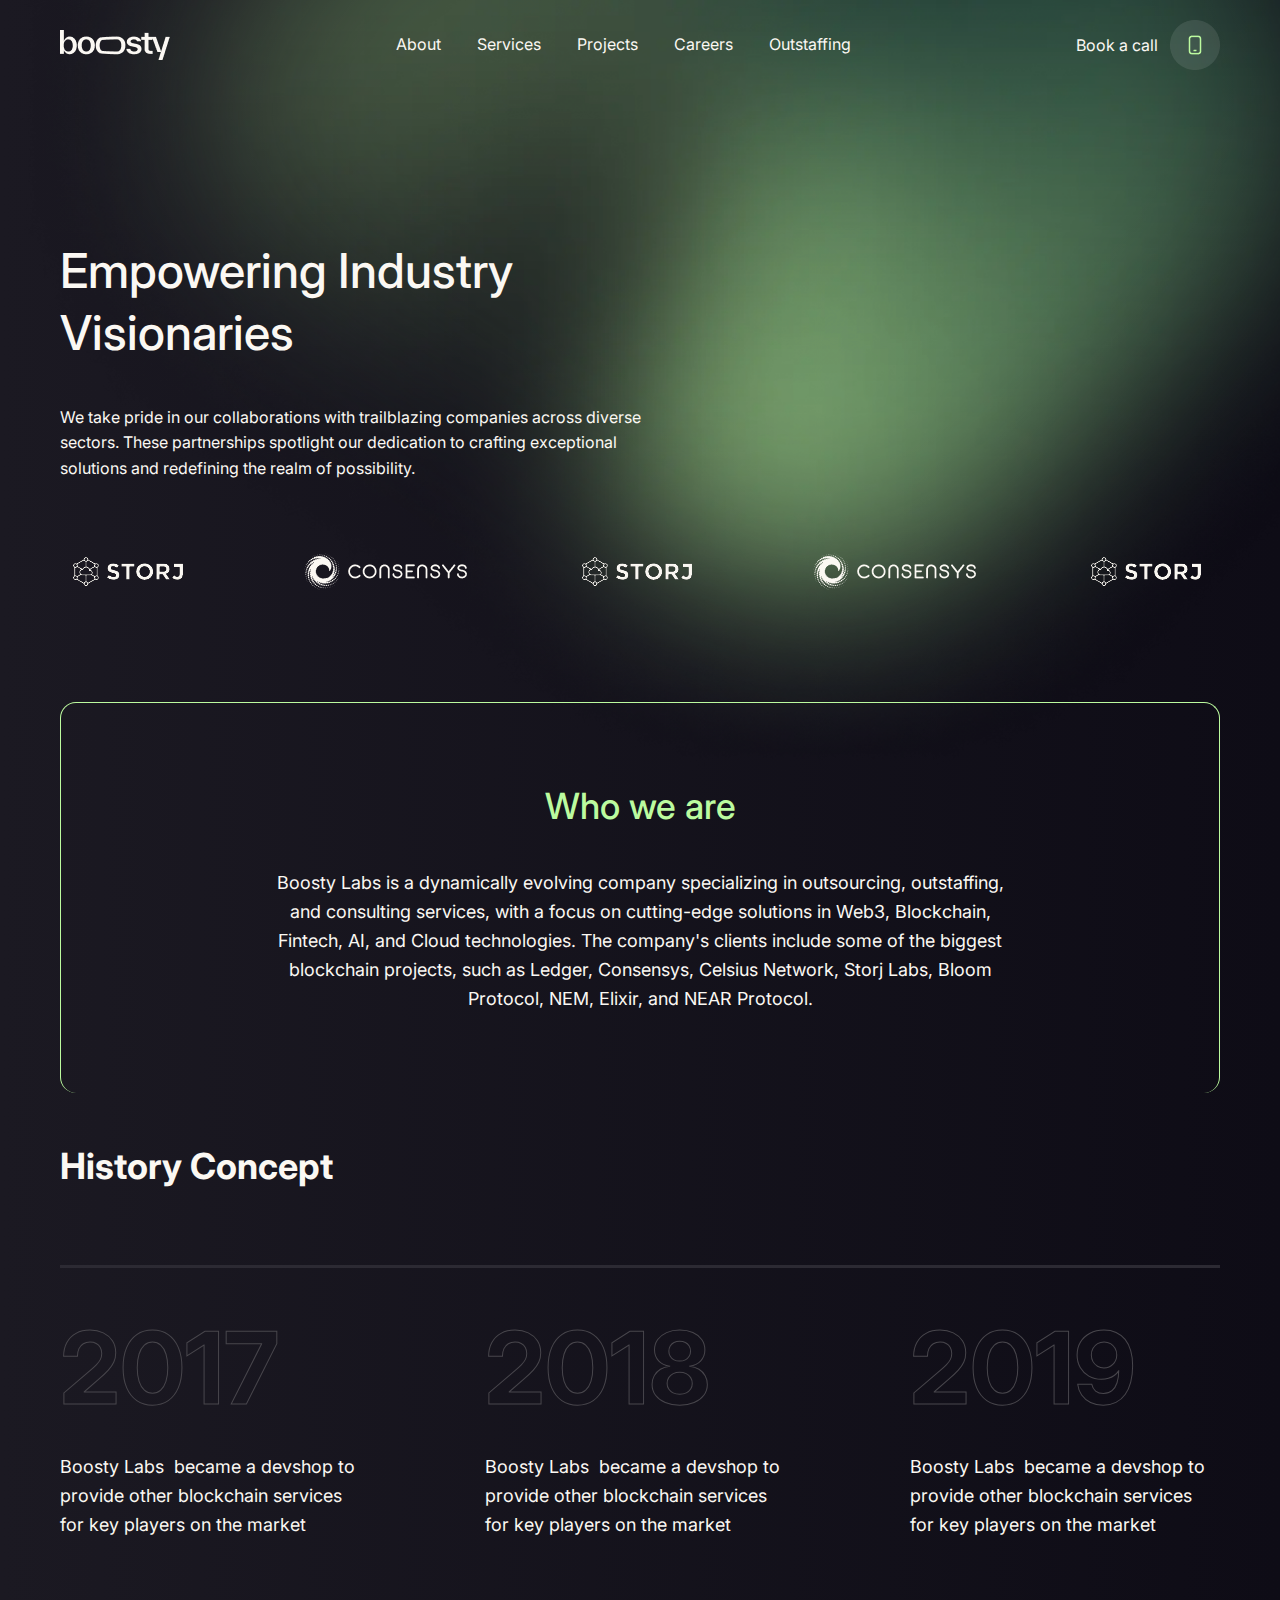
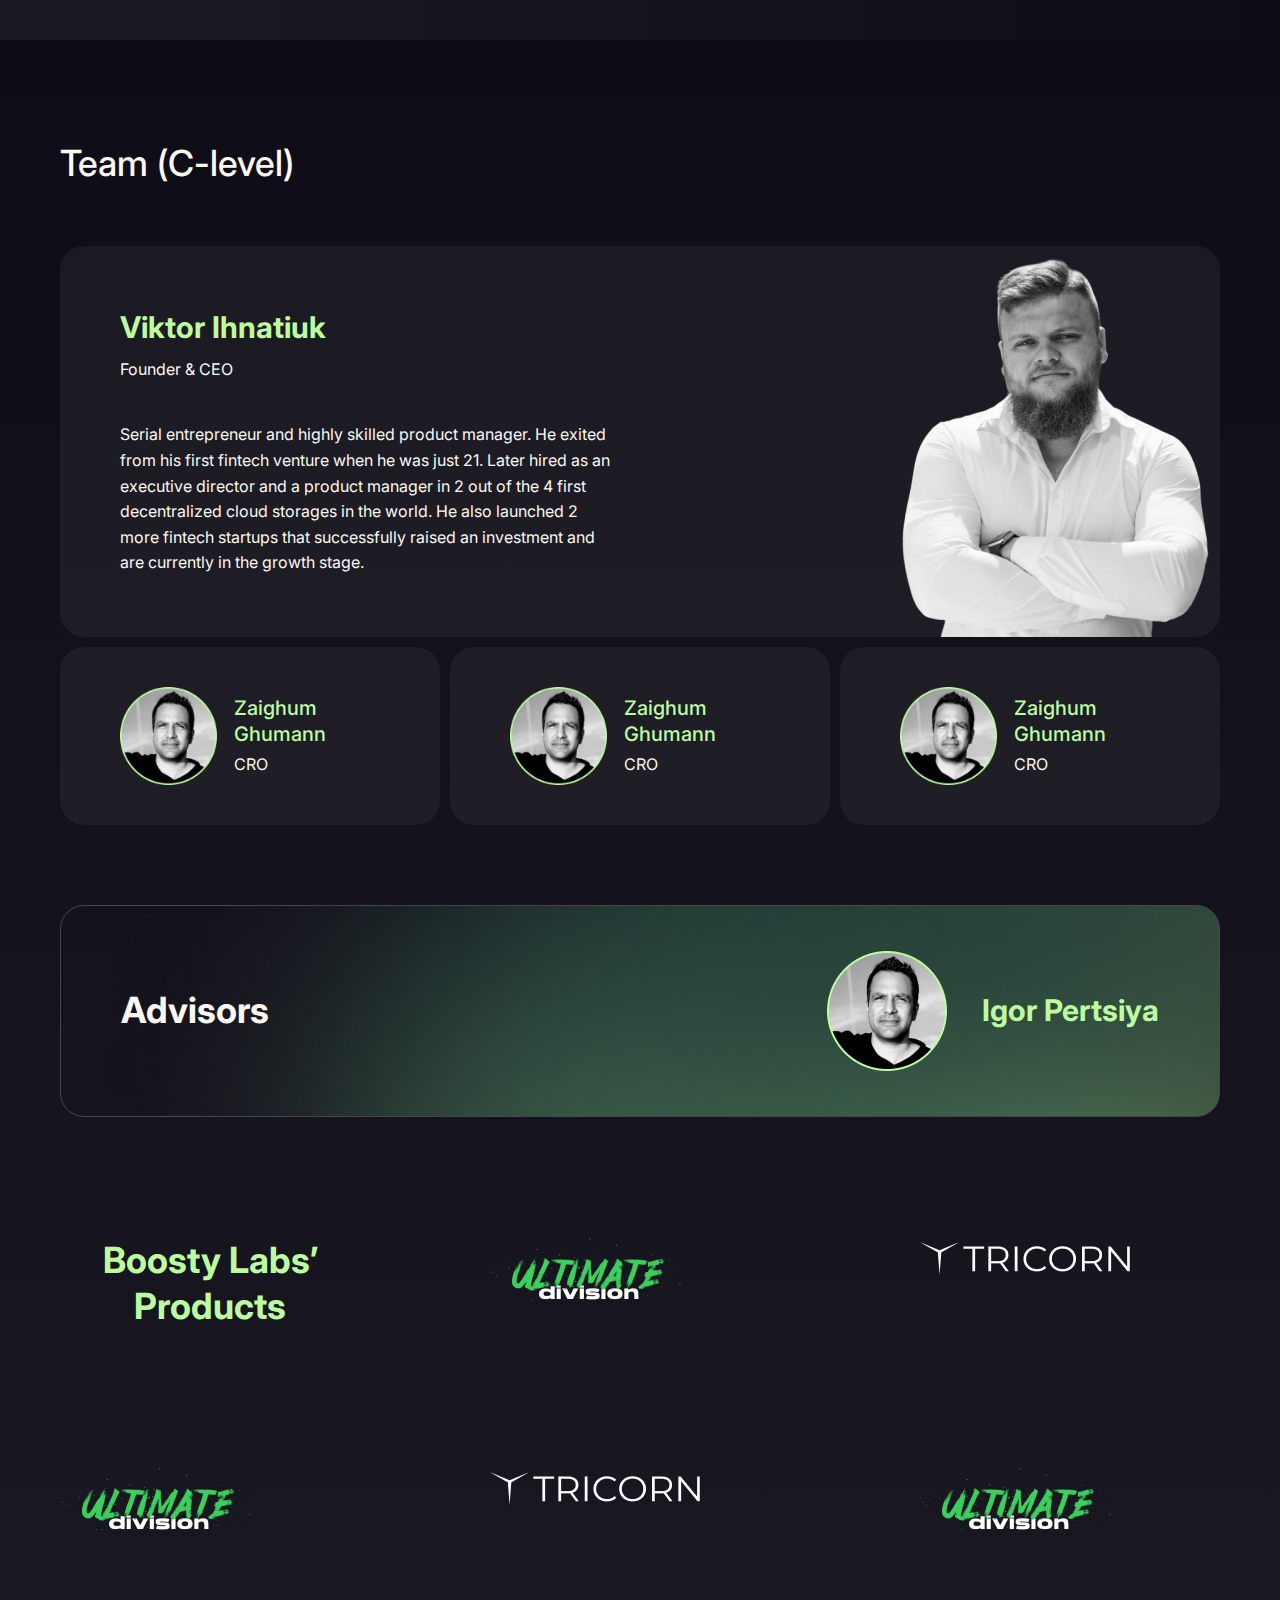
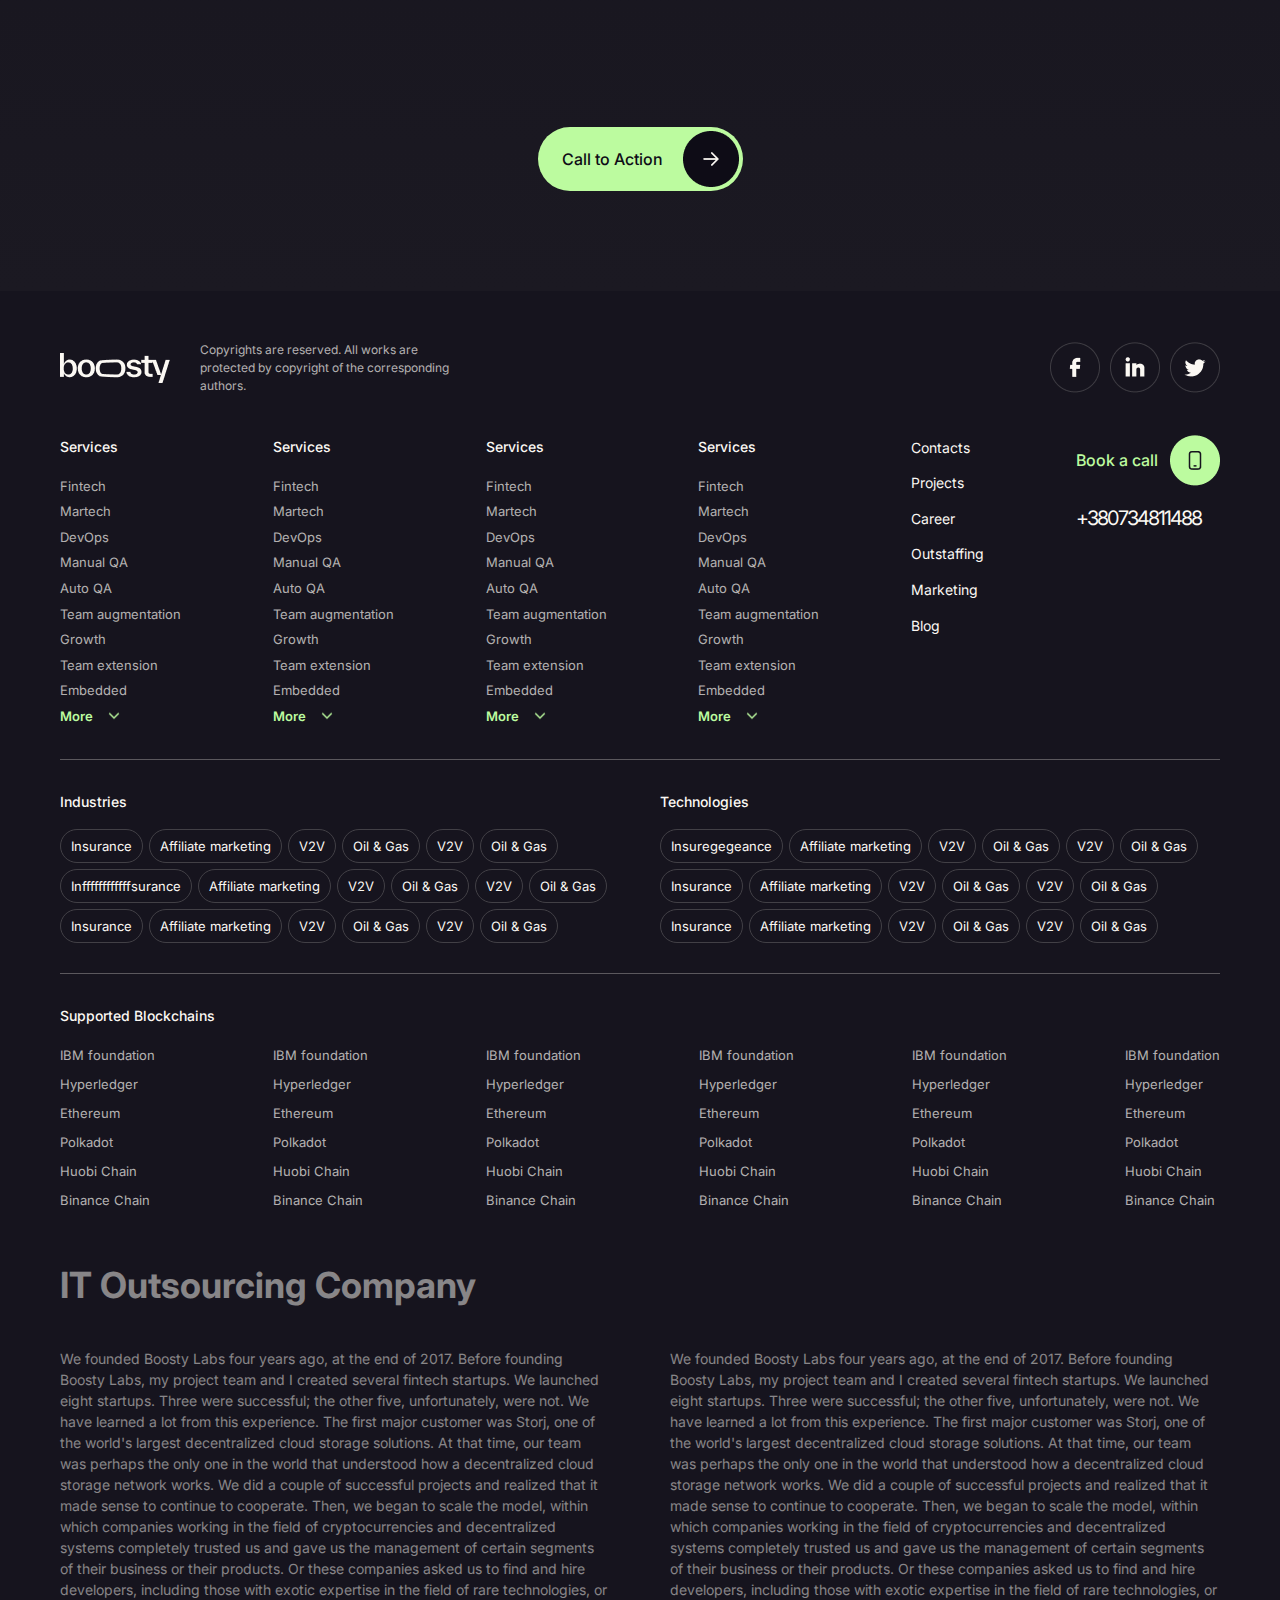
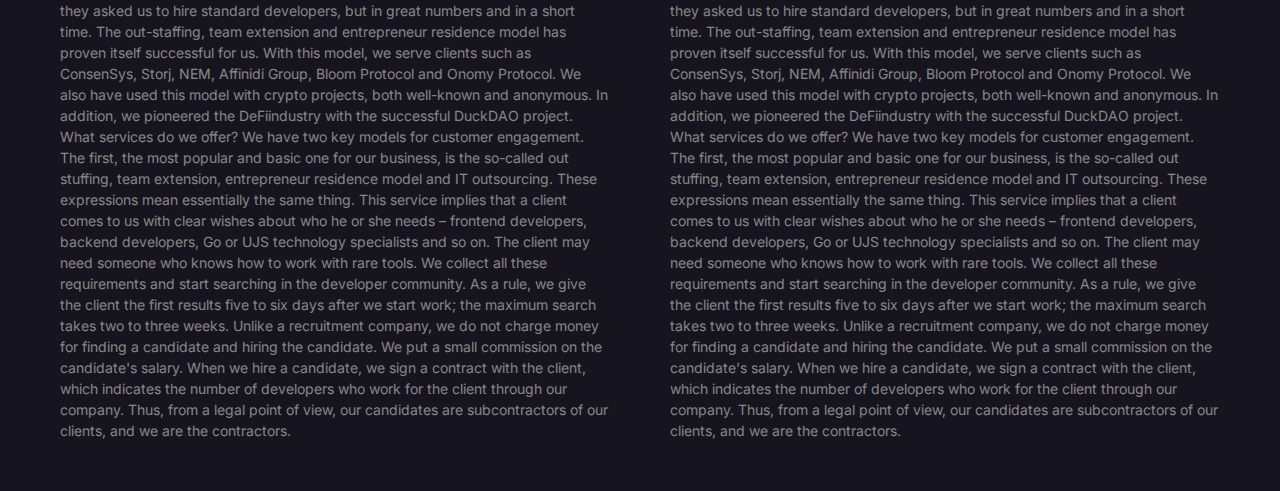
<file: Boosty Labs/about.html>
<!DOCTYPE html>
<html lang="en">
<head>
    <meta charset="UTF-8">
    <meta http-equiv="X-UA-Compatible" content="IE=edge">
    <meta name="viewport" content="width=device-width, initial-scale=1.0">

    <link href="https://fonts.googleapis.com/css2?family=Inter:wght@100..900&display=swap" rel="stylesheet">

    <link rel="stylesheet" href="css/reset.css">
    <link rel="stylesheet" href="css/style.css">
    <link rel="stylesheet" href="css/media.css">

    <title>Boosty Labs</title>
</head>
<body>

    <header class="header">
        <img src="img/decor_header.webp" alt="" class="img__header-decor">
        <div class="container">
            <nav class="nav">

                <button class="menu-btn" type="button">
                    <span class="btn-line"></span>
                    <span class="btn-line"></span>
                    <span class="btn-line"></span>
                    <span class="btn-line"></span>
                </button>

                <a href="index.html" class="logo">
                    <img src="img/logo.png" alt="Logo" class="img__logo">
                </a>

                <ul class="nav__items">
                    <li class="nav__item">
                        <a href="about.html" class="nav__link" target="_blank">About</a>
                    </li>
                    <li class="nav__item">
                        <a href="services.html" class="nav__link" target="_blank">Services</a>
                    </li>
                    <li class="nav__item">
                        <a href="project.html" class="nav__link" target="_blank">Projects</a>
                    </li>
                    <li class="nav__item">
                        <a href="career.html" class="nav__link" target="_blank">Careers</a>
                    </li>
                    <li class="nav__item">
                        <a href="outstaffing.html" class="nav__link" target="_blank">Outstaffing</a>
                    </li>
                </ul>

                <div class="nav__about">
                    <a href="#" class="nav__about-link">Book a call</a>
                    <img src="img/nav_about.png" alt="" class="img__nav-about">
                </div>

            </nav>
        </div>
    </header>

    <main>

        <section class="empovering">
            <div class="container">
                <div class="become__content empovering__content">
                    <h1 class="become__content-title">Empowering Industry Visionaries</h1>
                    <p class="become__content-text">We take pride in our collaborations with trailblazing companies across diverse sectors. These partnerships spotlight our dedication to crafting exceptional solutions and redefining the realm of possibility.</p>
                </div>
                <div class="brands">
                    <div class="container">
                        <div class="brands__items">
                            <img src="img/brands_1.png" alt="" class="img__brands-ph">
                            <img src="img/brands_2.png" alt="" class="img__brands-ph">
                            <img src="img/brands_1.png" alt="" class="img__brands-ph">
                            <img src="img/brands_2.png" alt="" class="img__brands-ph">
                            <img src="img/brands_1.png" alt="" class="img__brands-ph">
                        </div>
                    </div>
                </div>
            </div>
        </section>

        <section class="weare">
            <div class="container">
                <div class="weare__content">
                    <div class="weare__content-info">
                        <h2 class="weare__content-title">Who we are</h2>
                        <p class="weare__content-text">Boosty Labs is a dynamically evolving company specializing in outsourcing, outstaffing, and consulting services, with a focus on cutting-edge solutions in Web3, Blockchain, Fintech, AI, and Cloud technologies. The company's clients include some of the biggest blockchain projects, such as Ledger, Consensys, Celsius Network, Storj Labs, Bloom Protocol, NEM, Elixir, and NEAR Protocol.</p>
                    </div>
                </div>
                <div class="concept">
                    <h2 class="concept__title">History Concept</h2>
                    <div class="concept__line"></div>
                    <div class="concept__items">
                        <div class="concept__item">
                            <div class="concept__item-content">
                                <h3 class="does__content-number concept__item-years">2017</h3>
                                <p class="concept__item-text">Boosty Labs  became a devshop to provide other blockchain services for key players on the market</p>
                            </div>
                        </div>
                        <div class="concept__item">
                            <div class="concept__item-content">
                                <h3 class="does__content-number concept__item-years">2018</h3>
                                <p class="concept__item-text">Boosty Labs  became a devshop to provide other blockchain services for key players on the market</p>
                            </div>
                        </div>
                        <div class="concept__item">
                            <div class="concept__item-content">
                                <h3 class="does__content-number concept__item-years">2019</h3>
                                <p class="concept__item-text">Boosty Labs  became a devshop to provide other blockchain services for key players on the market</p>
                            </div>
                        </div>
                    </div>
                </div>
            </div>
        </section>

        <section class="team">
            <div class="container">
                <h2 class="team__title">Team (C-level)</h2>
                <div class="team__main">
                    <div class="team__main-inner">
                        <div class="team__main-info">
                            <h3 class="team__main-name">Viktor Ihnatiuk </h3>
                            <p class="team__main-job">Founder & CEO</p>
                            <p class="team__main-text">Serial entrepreneur and highly skilled product manager. He exited from his first fintech venture when he was just 21. Later hired as an executive director and a product manager in 2 out of the 4 first decentralized cloud storages in the world. He also launched 2 more fintech startups that successfully raised an investment and are currently in the growth stage. </p>
                        </div>
                        <div class="team__main-photo">
                            <img src="img/team-1.png" alt="" class="img__team-ph">
                        </div>
                    </div>
                </div>
                <div class="team__items">
                    <div class="team__item">
                        <div class="team__item-content">
                            <div class="team__item-inner">
                                <div class="team__item-photo">
                                    <img src="img/profile-2.png" alt="" class="img__team-ph">
                                </div>
                                <div class="team__item-info">
                                    <h3 class="team__info-name">Zaighum Ghumann</h3>
                                    <p class="team__info-job">CRO</p>
                                </div>
                            </div>
                        </div>
                    </div>
                    <div class="team__item">
                        <div class="team__item-content">
                            <div class="team__item-inner">
                                <div class="team__item-photo">
                                    <img src="img/profile-2.png" alt="" class="img__team-ph">
                                </div>
                                <div class="team__item-info">
                                    <h3 class="team__info-name">Zaighum Ghumann</h3>
                                    <p class="team__info-job">CRO</p>
                                </div>
                            </div>
                        </div>
                    </div>
                    <div class="team__item">
                        <div class="team__item-content">
                            <div class="team__item-inner">
                                <div class="team__item-photo">
                                    <img src="img/profile-2.png" alt="" class="img__team-ph">
                                </div>
                                <div class="team__item-info">
                                    <h3 class="team__info-name">Zaighum Ghumann</h3>
                                    <p class="team__info-job">CRO</p>
                                </div>
                            </div>
                        </div>
                    </div>
                </div>
                <div class="team__advisors">
                    <div class="team__advisors-content">
                        <div class="team__advisors-inner">
                            <h3 class="team__advisors-title">Advisors</h3>
                            <div class="team__advisors-info">
                                <div class="team__item-photo">
                                    <img src="img/profile-2.png" alt="" class="img__team-ph">
                                </div>
                                <div class="team__item-info">
                                    <h3 class="team__advisors-name">Igor Pertsiya</h3>
                                </div>
                            </div>
                        </div>
                    </div>
                </div>
                <div class="team__products">
                    <div class="team__products-items">
                        <div class="team__products-item">
                            <h3 class="products__item-title">Boosty Labs’ Products</h3>
                        </div>
                        <div class="team__products-item">
                            <img src="img/products-1.png" alt="" class="img__products-item">
                        </div>
                        <div class="team__products-item">
                            <img src="img/products-2.png" alt="" class="img__products-item">
                        </div>
                        <div class="team__products-item">
                            <img src="img/products-1.png" alt="" class="img__products-item">
                        </div>
                        <div class="team__products-item">
                            <img src="img/products-2.png" alt="" class="img__products-item">
                        </div>
                        <div class="team__products-item">
                            <img src="img/products-1.png" alt="" class="img__products-item">
                        </div>
                    </div>
                    <div class="team__products-btns">
                        <a href="#" class="btn btn--general_greenArrow">Call to Action</a>
                    </div>
                </div>
            </div>
        </section>

    </main>

    <footer class="footer">

        <div class="container">
            <div class="footer__top">
                <div class="footer__top-info">
                    <div class="footer__top-info-inner">
                        <a href="index.html" class="logo">
                            <img src="img/logo.png" alt="Logo" class="img__logo">
                        </a>
                        <p class="footer__top-inner-text">Copyrights are reserved. All works are protected by copyright of the corresponding authors.</p>
                    </div>
                </div>
                <div class="footer__top-social">
                    <div class="footer__social-items">
                        <a href="#" class="footer__social-link">
                            <img src="img/fb.png" alt="Facebook" class="img__footer-social">
                        </a>
                        <a href="#" class="footer__social-link">
                            <img src="img/in.png" alt="LinkedIn" class="img__footer-social">
                        </a>
                        <a href="#" class="footer__social-link">
                            <img src="img/tw.png" alt="Twitter" class="img__footer-social">
                        </a>
                    </div>
                </div>
            </div>
            <div class="footer__nav">
                <div class="footer__nav-inner">
                    <ul class="footer__nav-items">
                        <li class="footer__nav-item">
                            <h4 class="footer__nav-title">Services</h4>
                        </li>
                        <li class="footer__nav-item">
                            <a href="#" class="footer__nav-link">Fintech</a>
                        </li>
                        <li class="footer__nav-item">
                            <a href="#" class="footer__nav-link">Martech</a>
                        </li>
                        <li class="footer__nav-item">
                            <a href="#" class="footer__nav-link">DevOps</a>
                        </li>
                        <li class="footer__nav-item">
                            <a href="#" class="footer__nav-link">Manual QA</a>
                        </li>
                        <li class="footer__nav-item">
                            <a href="#" class="footer__nav-link">Auto QA</a>
                        </li>
                        <li class="footer__nav-item">
                            <a href="#" class="footer__nav-link">Team augmentation</a>
                        </li>
                        <li class="footer__nav-item">
                            <a href="#" class="footer__nav-link">Growth</a>
                        </li>
                        <li class="footer__nav-item">
                            <a href="#" class="footer__nav-link">Team extension</a>
                        </li>
                        <li class="footer__nav-item">
                            <a href="#" class="footer__nav-link">Embedded</a>
                        </li>
                        <li class="footer__nav-item">
                            <a href="#" class="footer__nav-link footer__nav-link--more">More</a>
                        </li>
                    </ul>
                    <ul class="footer__nav-items">
                        <li class="footer__nav-item">
                            <h4 class="footer__nav-title">Services</h4>
                        </li>
                        <li class="footer__nav-item">
                            <a href="#" class="footer__nav-link">Fintech</a>
                        </li>
                        <li class="footer__nav-item">
                            <a href="#" class="footer__nav-link">Martech</a>
                        </li>
                        <li class="footer__nav-item">
                            <a href="#" class="footer__nav-link">DevOps</a>
                        </li>
                        <li class="footer__nav-item">
                            <a href="#" class="footer__nav-link">Manual QA</a>
                        </li>
                        <li class="footer__nav-item">
                            <a href="#" class="footer__nav-link">Auto QA</a>
                        </li>
                        <li class="footer__nav-item">
                            <a href="#" class="footer__nav-link">Team augmentation</a>
                        </li>
                        <li class="footer__nav-item">
                            <a href="#" class="footer__nav-link">Growth</a>
                        </li>
                        <li class="footer__nav-item">
                            <a href="#" class="footer__nav-link">Team extension</a>
                        </li>
                        <li class="footer__nav-item">
                            <a href="#" class="footer__nav-link">Embedded</a>
                        </li>
                        <li class="footer__nav-item">
                            <a href="#" class="footer__nav-link footer__nav-link--more">More</a>
                        </li>
                    </ul>
                    <ul class="footer__nav-items">
                        <li class="footer__nav-item">
                            <h4 class="footer__nav-title">Services</h4>
                        </li>
                        <li class="footer__nav-item">
                            <a href="#" class="footer__nav-link">Fintech</a>
                        </li>
                        <li class="footer__nav-item">
                            <a href="#" class="footer__nav-link">Martech</a>
                        </li>
                        <li class="footer__nav-item">
                            <a href="#" class="footer__nav-link">DevOps</a>
                        </li>
                        <li class="footer__nav-item">
                            <a href="#" class="footer__nav-link">Manual QA</a>
                        </li>
                        <li class="footer__nav-item">
                            <a href="#" class="footer__nav-link">Auto QA</a>
                        </li>
                        <li class="footer__nav-item">
                            <a href="#" class="footer__nav-link">Team augmentation</a>
                        </li>
                        <li class="footer__nav-item">
                            <a href="#" class="footer__nav-link">Growth</a>
                        </li>
                        <li class="footer__nav-item">
                            <a href="#" class="footer__nav-link">Team extension</a>
                        </li>
                        <li class="footer__nav-item">
                            <a href="#" class="footer__nav-link">Embedded</a>
                        </li>
                        <li class="footer__nav-item">
                            <a href="#" class="footer__nav-link footer__nav-link--more">More</a>
                        </li>
                    </ul>
                    <ul class="footer__nav-items">
                        <li class="footer__nav-item">
                            <h4 class="footer__nav-title">Services</h4>
                        </li>
                        <li class="footer__nav-item">
                            <a href="#" class="footer__nav-link">Fintech</a>
                        </li>
                        <li class="footer__nav-item">
                            <a href="#" class="footer__nav-link">Martech</a>
                        </li>
                        <li class="footer__nav-item">
                            <a href="#" class="footer__nav-link">DevOps</a>
                        </li>
                        <li class="footer__nav-item">
                            <a href="#" class="footer__nav-link">Manual QA</a>
                        </li>
                        <li class="footer__nav-item">
                            <a href="#" class="footer__nav-link">Auto QA</a>
                        </li>
                        <li class="footer__nav-item">
                            <a href="#" class="footer__nav-link">Team augmentation</a>
                        </li>
                        <li class="footer__nav-item">
                            <a href="#" class="footer__nav-link">Growth</a>
                        </li>
                        <li class="footer__nav-item">
                            <a href="#" class="footer__nav-link">Team extension</a>
                        </li>
                        <li class="footer__nav-item">
                            <a href="#" class="footer__nav-link">Embedded</a>
                        </li>
                        <li class="footer__nav-item">
                            <a href="#" class="footer__nav-link footer__nav-link--more">More</a>
                        </li>
                    </ul>
                    <ul class="footer__nav-items">
                        <li class="footer__nav-item footer__nav-item--white">
                            <a href="#" class="footer__nav-link--white">Contacts</a>
                        </li>
                        <li class="footer__nav-item footer__nav-item--white">
                            <a href="#" class="footer__nav-link--white">Projects</a>
                        </li>
                        <li class="footer__nav-item footer__nav-item--white">
                            <a href="#" class="footer__nav-link--white">Career</a>
                        </li>
                        <li class="footer__nav-item footer__nav-item--white">
                            <a href="#" class="footer__nav-link--white">Outstaffing</a>
                        </li>
                        <li class="footer__nav-item footer__nav-item--white">
                            <a href="#" class="footer__nav-link--white">Marketing</a>
                        </li>
                        <li class="footer__nav-item footer__nav-item--white">
                            <a href="#" class="footer__nav-link--white">Blog</a>
                        </li>
                    </ul>
                    <div class="footer__nav-items">
                        <div class="nav__about">
                            <a href="#" class="nav__about-link nav__about-link--green">Book a call</a>
                            <img src="img/footer-nav_about.png" alt="" class="img__nav-about">
                        </div>
                        <a href="tel:380734811488" class="footer__nav-tel">+380734811488</a>
                    </div>
                </div>
            </div>
            <div class="footer__industries">
                <div class="footer__industries-inner">
                    <div class="footer__industries-info">
                        <h4 class="footer__industries-title">Industries</h4>
                        <div class="footer__industries-items">
                            <a href="#" class="footer__industries-link">Insurance</a>
                            <a href="#" class="footer__industries-link">Affiliate marketing</a>
                            <a href="#" class="footer__industries-link">V2V</a>
                            <a href="#" class="footer__industries-link">Oil & Gas</a>
                            <a href="#" class="footer__industries-link">V2V</a>
                            <a href="#" class="footer__industries-link">Oil & Gas</a>
                            <a href="#" class="footer__industries-link">Inffffffffffffsurance</a>
                            <a href="#" class="footer__industries-link">Affiliate marketing</a>
                            <a href="#" class="footer__industries-link">V2V</a>
                            <a href="#" class="footer__industries-link">Oil & Gas</a>
                            <a href="#" class="footer__industries-link">V2V</a>
                            <a href="#" class="footer__industries-link">Oil & Gas</a>
                            <a href="#" class="footer__industries-link">Insurance</a>
                            <a href="#" class="footer__industries-link">Affiliate marketing</a>
                            <a href="#" class="footer__industries-link">V2V</a>
                            <a href="#" class="footer__industries-link">Oil & Gas</a>
                            <a href="#" class="footer__industries-link">V2V</a>
                            <a href="#" class="footer__industries-link">Oil & Gas</a>
                        </div>
                    </div>
                    <div class="footer__industries-info">
                        <h4 class="footer__industries-title">Technologies</h4>
                        <div class="footer__industries-items">
                            <a href="#" class="footer__industries-link">Insuregegeance</a>
                            <a href="#" class="footer__industries-link">Affiliate marketing</a>
                            <a href="#" class="footer__industries-link">V2V</a>
                            <a href="#" class="footer__industries-link">Oil & Gas</a>
                            <a href="#" class="footer__industries-link">V2V</a>
                            <a href="#" class="footer__industries-link">Oil & Gas</a>
                            <a href="#" class="footer__industries-link">Insurance</a>
                            <a href="#" class="footer__industries-link">Affiliate marketing</a>
                            <a href="#" class="footer__industries-link">V2V</a>
                            <a href="#" class="footer__industries-link">Oil & Gas</a>
                            <a href="#" class="footer__industries-link">V2V</a>
                            <a href="#" class="footer__industries-link">Oil & Gas</a>
                            <a href="#" class="footer__industries-link">Insurance</a>
                            <a href="#" class="footer__industries-link">Affiliate marketing</a>
                            <a href="#" class="footer__industries-link">V2V</a>
                            <a href="#" class="footer__industries-link">Oil & Gas</a>
                            <a href="#" class="footer__industries-link">V2V</a>
                            <a href="#" class="footer__industries-link">Oil & Gas</a>
                        </div>
                    </div>
                </div>
            </div>
            <div class="footer__supported">
                <h4 class="footer__industries-title">Supported Blockchains</h4>
                <div class="footer__suported-inner">
                    <ul class="footer__supported-items">
                        <li class="footer__supported-item">
                            <p class="footer__supported-text">IBM foundation</p>
                        </li>
                        <li class="footer__supported-item">
                            <p class="footer__supported-text">Hyperledger</p>
                        </li>
                        <li class="footer__supported-item">
                            <p class="footer__supported-text">Ethereum</p>
                        </li>
                        <li class="footer__supported-item">
                            <p class="footer__supported-text">Polkadot</p>
                        </li>
                        <li class="footer__supported-item">
                            <p class="footer__supported-text">Huobi Chain</p>
                        </li>
                        <li class="footer__supported-item">
                            <p class="footer__supported-text">Binance Chain</p>
                        </li>
                    </ul>
                    <ul class="footer__supported-items">
                        <li class="footer__supported-item">
                            <p class="footer__supported-text">IBM foundation</p>
                        </li>
                        <li class="footer__supported-item">
                            <p class="footer__supported-text">Hyperledger</p>
                        </li>
                        <li class="footer__supported-item">
                            <p class="footer__supported-text">Ethereum</p>
                        </li>
                        <li class="footer__supported-item">
                            <p class="footer__supported-text">Polkadot</p>
                        </li>
                        <li class="footer__supported-item">
                            <p class="footer__supported-text">Huobi Chain</p>
                        </li>
                        <li class="footer__supported-item">
                            <p class="footer__supported-text">Binance Chain</p>
                        </li>
                    </ul>
                    <ul class="footer__supported-items">
                        <li class="footer__supported-item">
                            <p class="footer__supported-text">IBM foundation</p>
                        </li>
                        <li class="footer__supported-item">
                            <p class="footer__supported-text">Hyperledger</p>
                        </li>
                        <li class="footer__supported-item">
                            <p class="footer__supported-text">Ethereum</p>
                        </li>
                        <li class="footer__supported-item">
                            <p class="footer__supported-text">Polkadot</p>
                        </li>
                        <li class="footer__supported-item">
                            <p class="footer__supported-text">Huobi Chain</p>
                        </li>
                        <li class="footer__supported-item">
                            <p class="footer__supported-text">Binance Chain</p>
                        </li>
                    </ul>
                    <ul class="footer__supported-items">
                        <li class="footer__supported-item">
                            <p class="footer__supported-text">IBM foundation</p>
                        </li>
                        <li class="footer__supported-item">
                            <p class="footer__supported-text">Hyperledger</p>
                        </li>
                        <li class="footer__supported-item">
                            <p class="footer__supported-text">Ethereum</p>
                        </li>
                        <li class="footer__supported-item">
                            <p class="footer__supported-text">Polkadot</p>
                        </li>
                        <li class="footer__supported-item">
                            <p class="footer__supported-text">Huobi Chain</p>
                        </li>
                        <li class="footer__supported-item">
                            <p class="footer__supported-text">Binance Chain</p>
                        </li>
                    </ul>
                    <ul class="footer__supported-items">
                        <li class="footer__supported-item">
                            <p class="footer__supported-text">IBM foundation</p>
                        </li>
                        <li class="footer__supported-item">
                            <p class="footer__supported-text">Hyperledger</p>
                        </li>
                        <li class="footer__supported-item">
                            <p class="footer__supported-text">Ethereum</p>
                        </li>
                        <li class="footer__supported-item">
                            <p class="footer__supported-text">Polkadot</p>
                        </li>
                        <li class="footer__supported-item">
                            <p class="footer__supported-text">Huobi Chain</p>
                        </li>
                        <li class="footer__supported-item">
                            <p class="footer__supported-text">Binance Chain</p>
                        </li>
                    </ul>
                    <ul class="footer__supported-items">
                        <li class="footer__supported-item">
                            <p class="footer__supported-text">IBM foundation</p>
                        </li>
                        <li class="footer__supported-item">
                            <p class="footer__supported-text">Hyperledger</p>
                        </li>
                        <li class="footer__supported-item">
                            <p class="footer__supported-text">Ethereum</p>
                        </li>
                        <li class="footer__supported-item">
                            <p class="footer__supported-text">Polkadot</p>
                        </li>
                        <li class="footer__supported-item">
                            <p class="footer__supported-text">Huobi Chain</p>
                        </li>
                        <li class="footer__supported-item">
                            <p class="footer__supported-text">Binance Chain</p>
                        </li>
                    </ul>
                </div>
            </div>
            <div class="footer__company">
                <h3 class="footer__company-title">IT Outsourcing Company</h3>
                <div class="footer__company-inner">
                    <div class="footer__company-info">
                        <p class="footer__company-text">We founded Boosty Labs four years ago, at the end of 2017. Before founding Boosty Labs, my project team and I created several fintech startups. We launched eight startups. Three were successful; the other five, unfortunately, were not. We have learned a lot from this experience.

                            The first major customer was Storj, one of the world's largest decentralized cloud storage solutions. At that time, our team was perhaps the only one in the world that understood how a decentralized cloud storage network works. We did a couple of successful projects and realized that it made sense to continue to cooperate.
                            
                            Then, we began to scale the model, within which companies working in the field of cryptocurrencies and decentralized systems completely trusted us and gave us the management of certain segments of their business or their products. Or these companies asked us to find and hire developers, including those with exotic expertise in the field of rare technologies, or they asked us to hire standard developers, but in great numbers and in a short time.
                            
                            The out-staffing, team extension and entrepreneur residence model has proven itself successful for us. With this model, we serve clients such as ConsenSys, Storj, NEM, Affinidi Group, Bloom Protocol and Onomy Protocol. We also have used this model with crypto projects, both well-known and anonymous. In addition, we pioneered the DeFiindustry with the successful DuckDAO project.
                            
                            What services do we offer? We have two key models for customer engagement. The first, the most popular and basic one for our business, is the so-called out stuffing, team extension, entrepreneur residence model and IT outsourcing. These expressions mean essentially the same thing. This service implies that a client comes to us with clear wishes about who he or she needs – frontend developers, backend developers, Go or UJS technology specialists and so on. The client may need someone who knows how to work with rare tools.
                            
                            We collect all these requirements and start searching in the developer community. As a rule, we give the client the first results five to six days after we start work; the maximum search takes two to three weeks. Unlike a recruitment company, we do not charge money for finding a candidate and hiring the candidate. We put a small commission on the candidate's salary. When we hire a candidate, we sign a contract with the client, which indicates the number of developers who work for the client through our company. Thus, from a legal point of view, our candidates are subcontractors of our clients, and we are the contractors.</p>
                    </div>
                    <div class="footer__company-info">
                        <p class="footer__company-text">We founded Boosty Labs four years ago, at the end of 2017. Before founding Boosty Labs, my project team and I created several fintech startups. We launched eight startups. Three were successful; the other five, unfortunately, were not. We have learned a lot from this experience.

                            The first major customer was Storj, one of the world's largest decentralized cloud storage solutions. At that time, our team was perhaps the only one in the world that understood how a decentralized cloud storage network works. We did a couple of successful projects and realized that it made sense to continue to cooperate.
                            
                            Then, we began to scale the model, within which companies working in the field of cryptocurrencies and decentralized systems completely trusted us and gave us the management of certain segments of their business or their products. Or these companies asked us to find and hire developers, including those with exotic expertise in the field of rare technologies, or they asked us to hire standard developers, but in great numbers and in a short time.
                            
                            The out-staffing, team extension and entrepreneur residence model has proven itself successful for us. With this model, we serve clients such as ConsenSys, Storj, NEM, Affinidi Group, Bloom Protocol and Onomy Protocol. We also have used this model with crypto projects, both well-known and anonymous. In addition, we pioneered the DeFiindustry with the successful DuckDAO project.
                            
                            What services do we offer? We have two key models for customer engagement. The first, the most popular and basic one for our business, is the so-called out stuffing, team extension, entrepreneur residence model and IT outsourcing. These expressions mean essentially the same thing. This service implies that a client comes to us with clear wishes about who he or she needs – frontend developers, backend developers, Go or UJS technology specialists and so on. The client may need someone who knows how to work with rare tools.
                            
                            We collect all these requirements and start searching in the developer community. As a rule, we give the client the first results five to six days after we start work; the maximum search takes two to three weeks. Unlike a recruitment company, we do not charge money for finding a candidate and hiring the candidate. We put a small commission on the candidate's salary. When we hire a candidate, we sign a contract with the client, which indicates the number of developers who work for the client through our company. Thus, from a legal point of view, our candidates are subcontractors of our clients, and we are the contractors.</p>
                    </div>
                </div>
            </div>
        </div>

    </footer>
    
    <script src="js/main.js"></script>
</body>
</html>
</file>
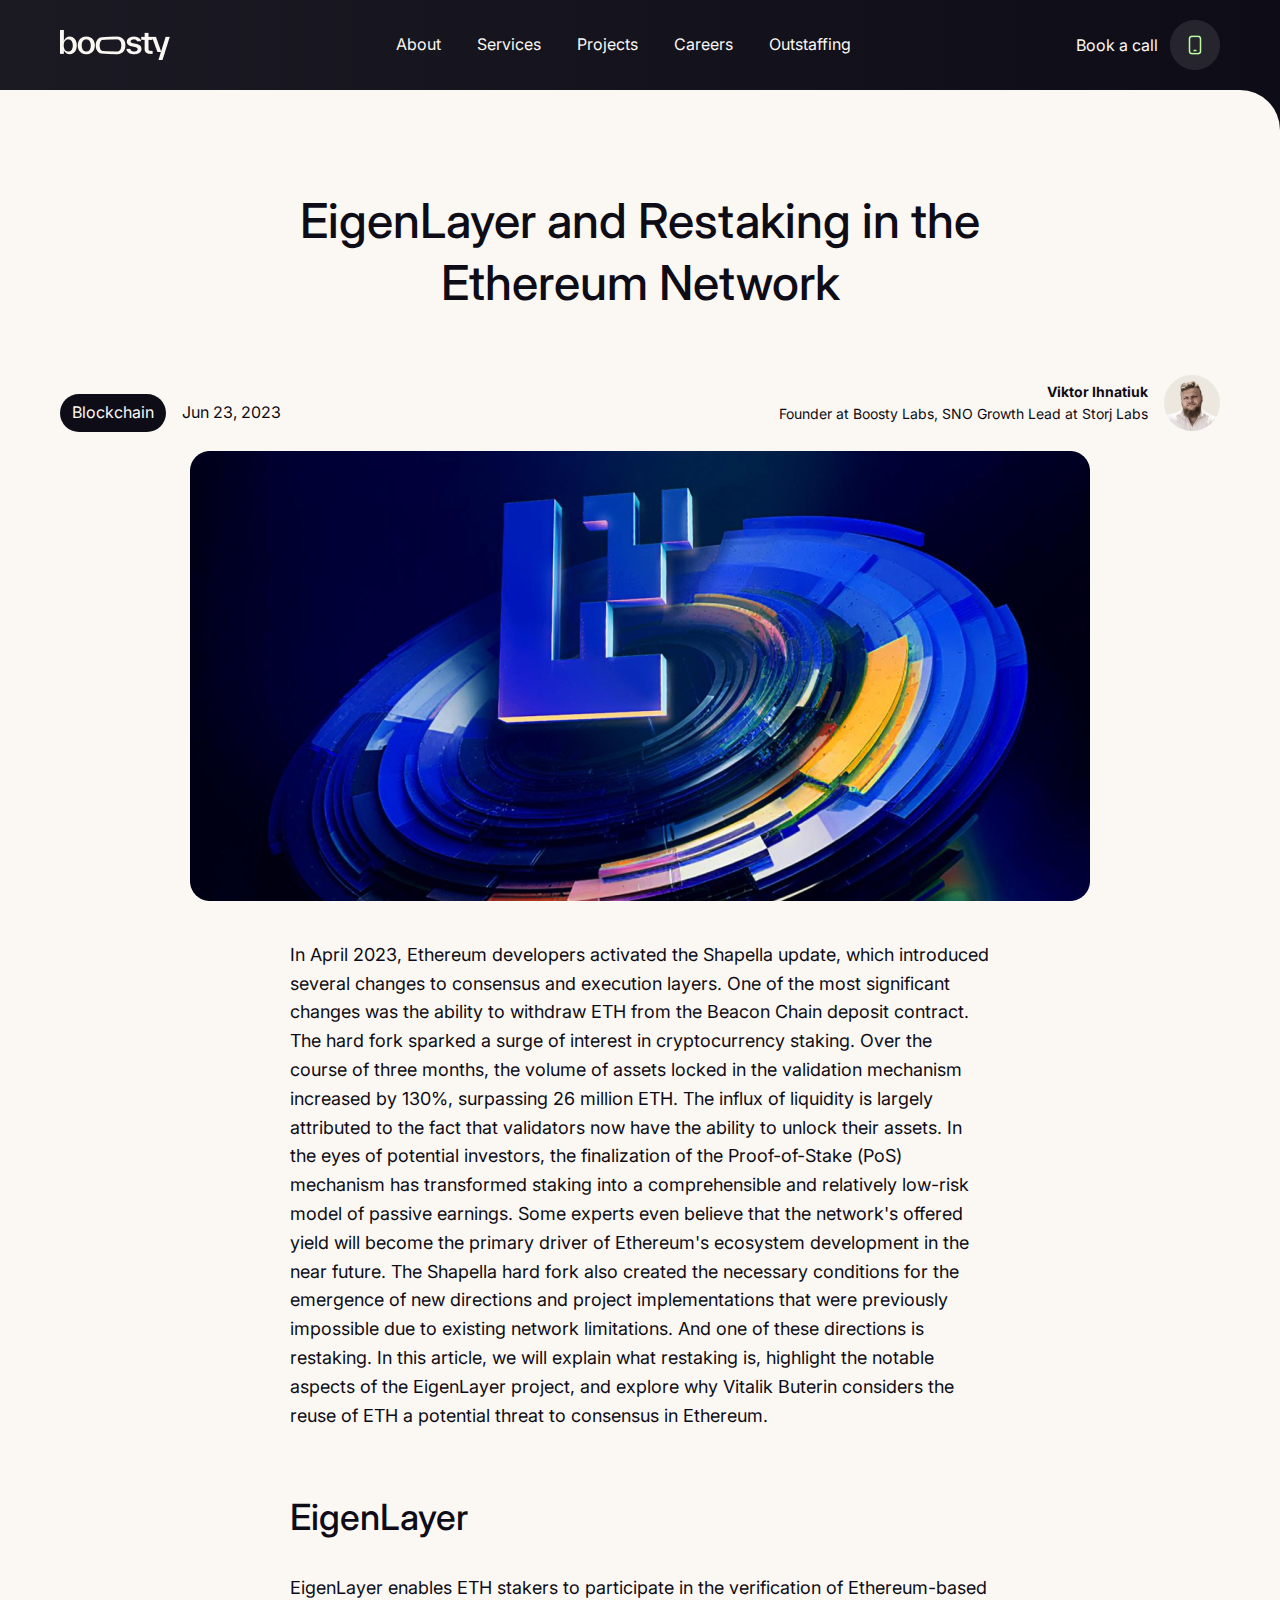
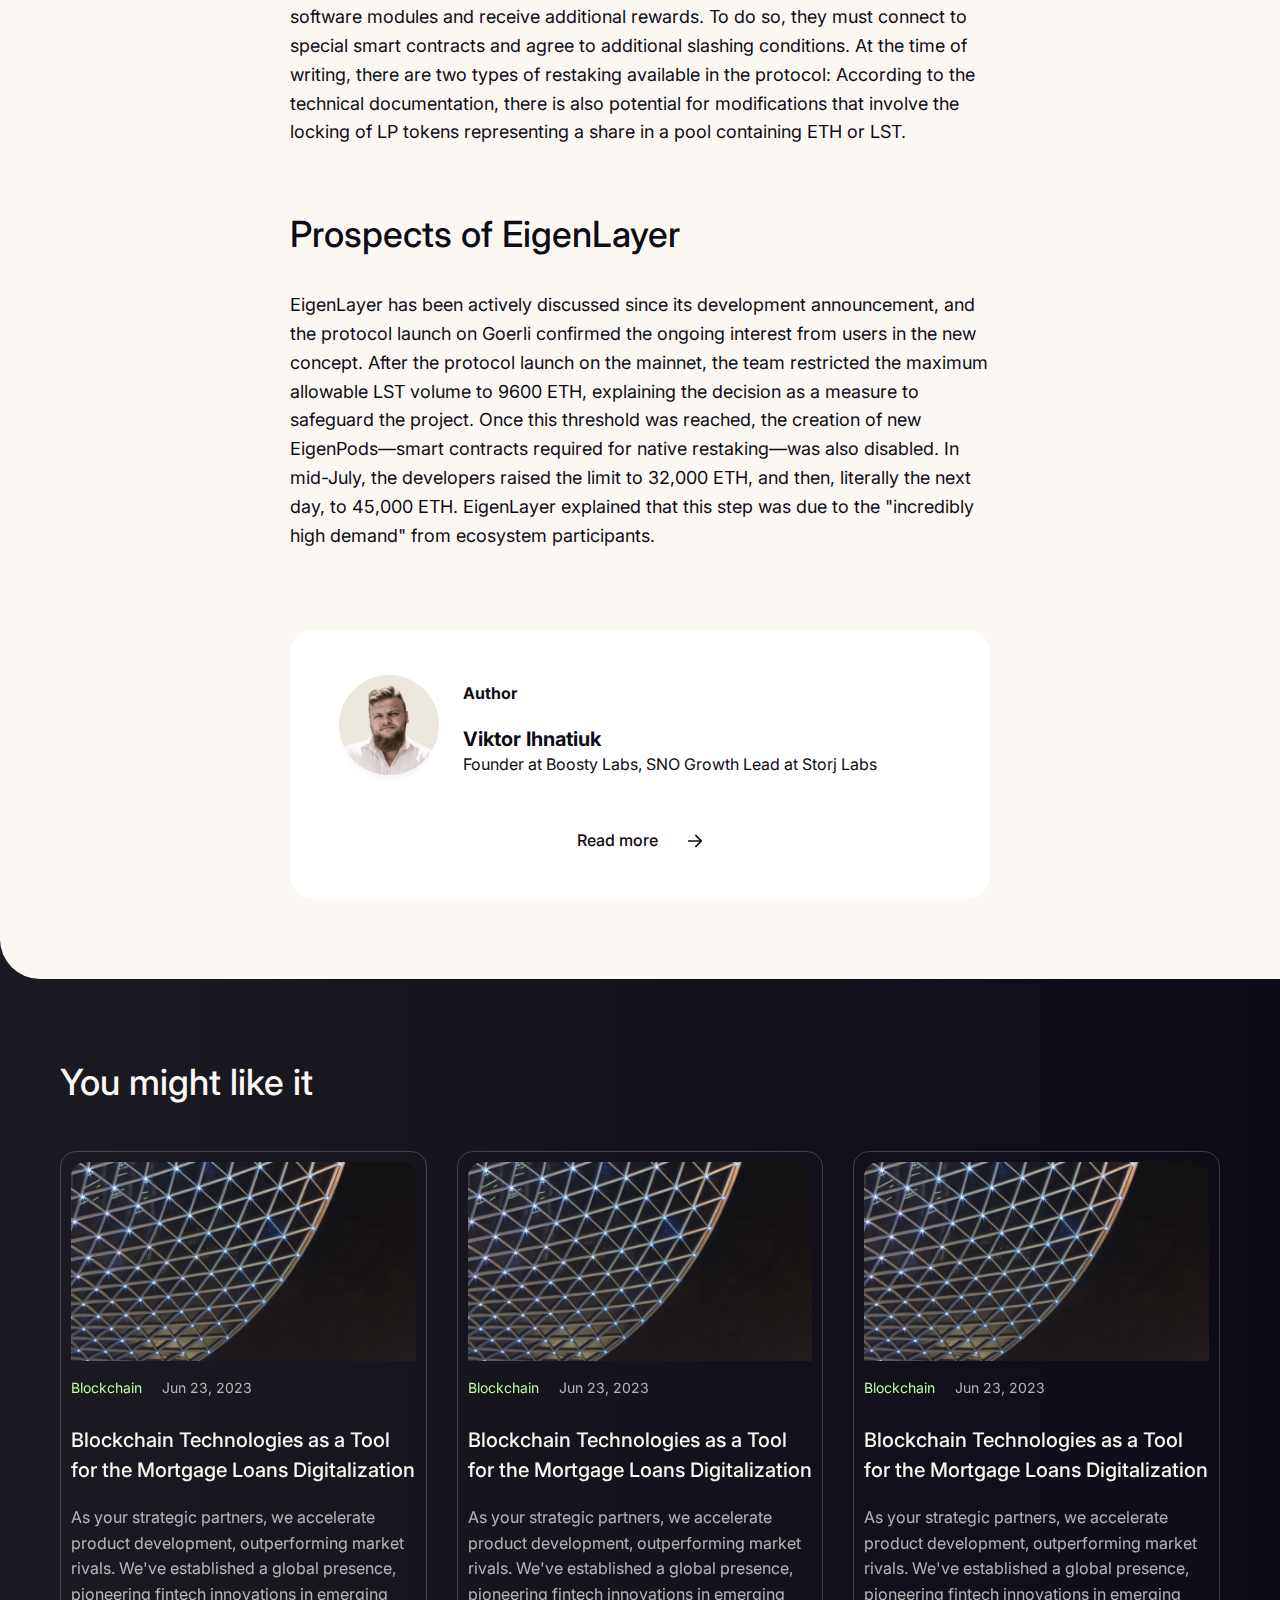
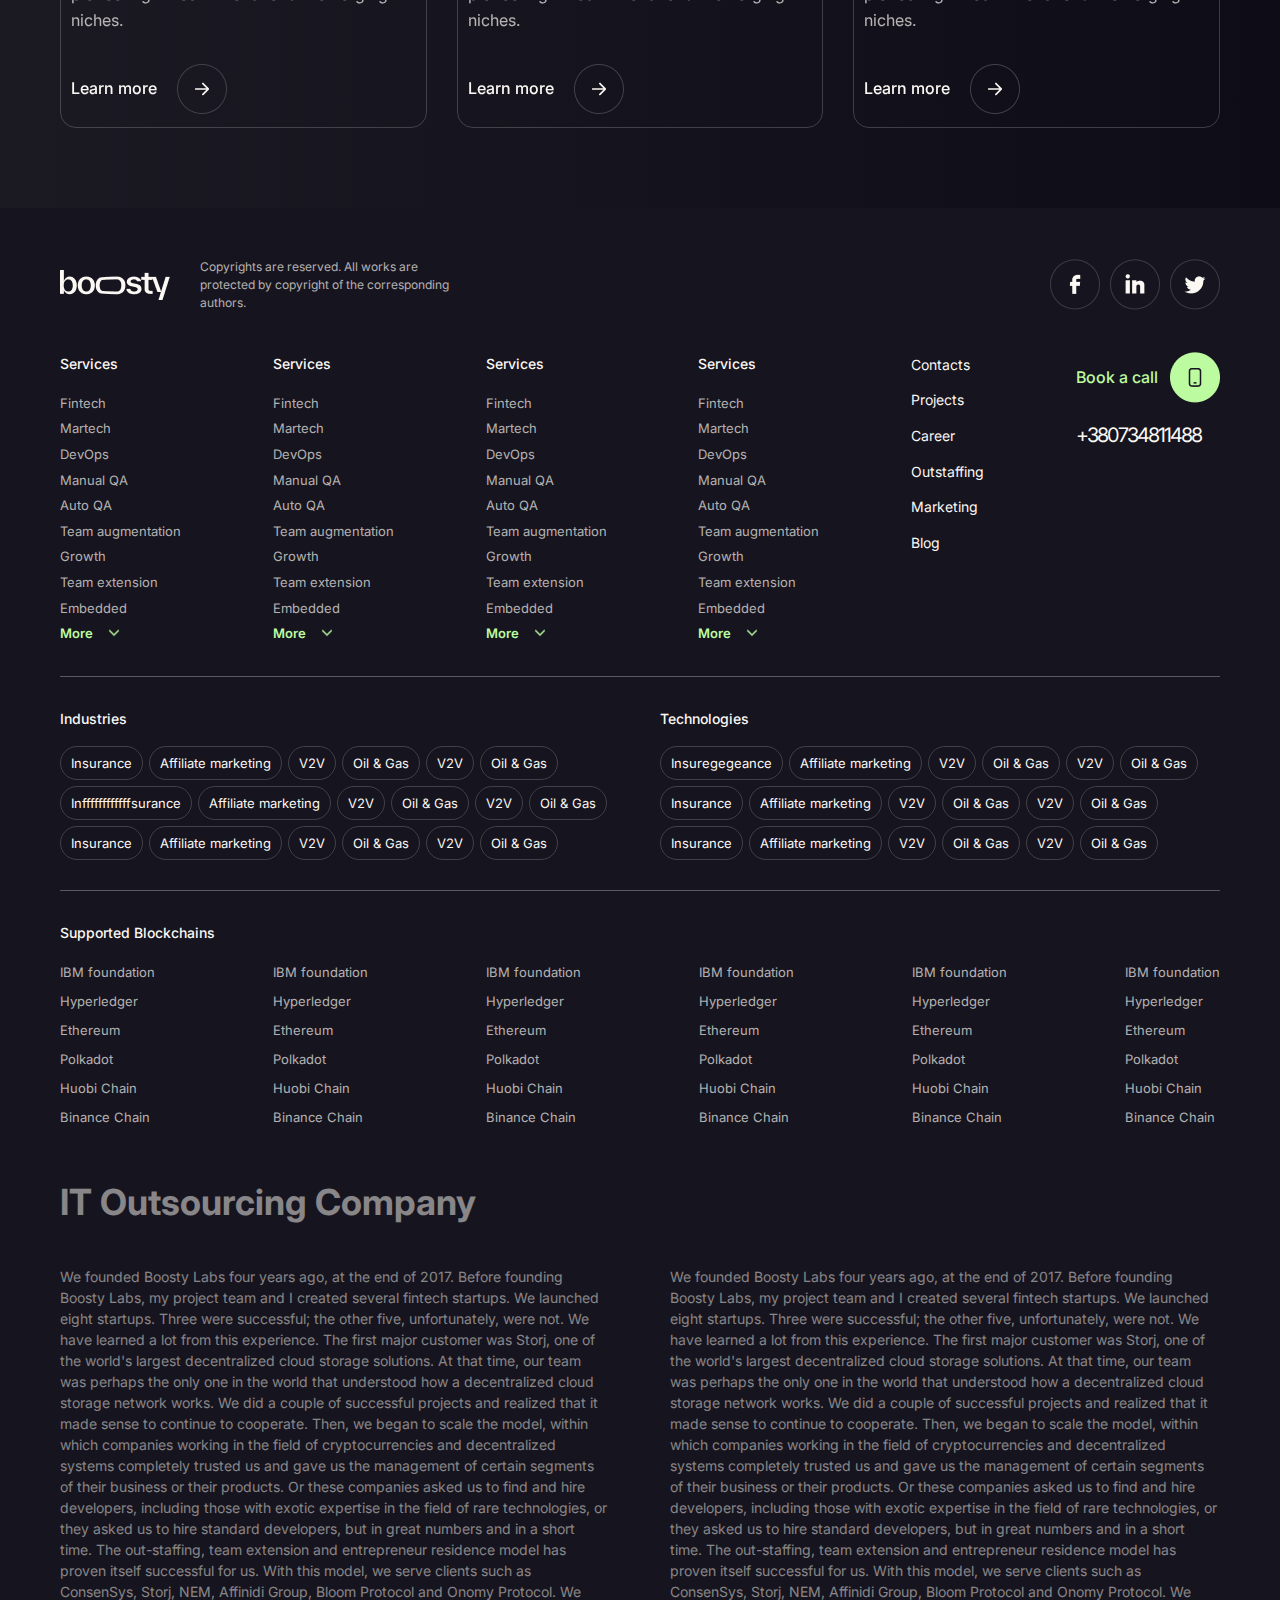
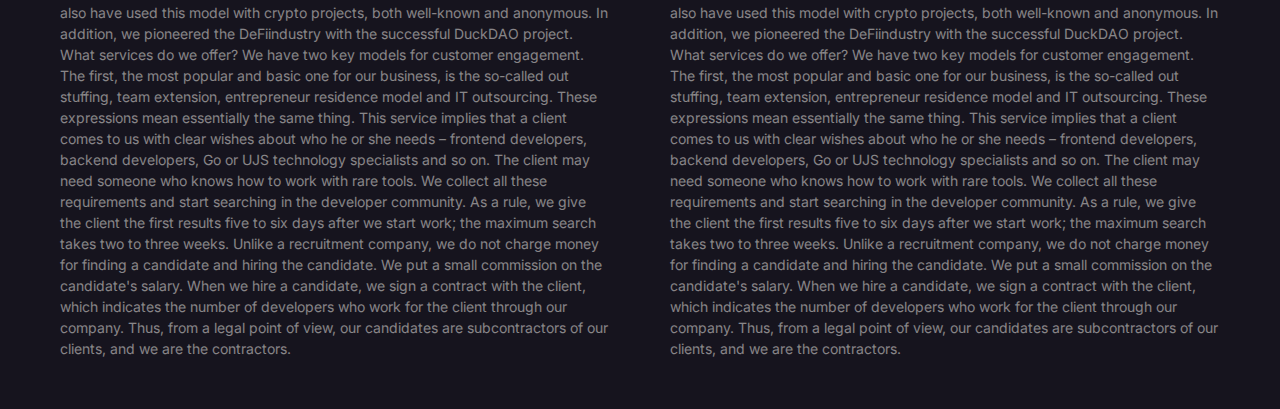
<file: Boosty Labs/article.html>
<!DOCTYPE html>
<html lang="en">
<head>
    <meta charset="UTF-8">
    <meta http-equiv="X-UA-Compatible" content="IE=edge">
    <meta name="viewport" content="width=device-width, initial-scale=1.0">

    <link href="https://fonts.googleapis.com/css2?family=Inter:wght@100..900&display=swap" rel="stylesheet">
    <link rel="stylesheet" href="https://cdn.jsdelivr.net/npm/swiper@11/swiper-bundle.min.css"/>

    <link rel="stylesheet" href="css/reset.css">
    <link rel="stylesheet" href="css/style.css">
    <link rel="stylesheet" href="css/media.css">

    <title>Boosty Labs</title>
</head>
<body>

    <header class="header header--article">
        <div class="container">
            <nav class="nav">

                <button class="menu-btn" type="button">
                    <span class="btn-line"></span>
                    <span class="btn-line"></span>
                    <span class="btn-line"></span>
                    <span class="btn-line"></span>
                </button>

                <a href="index.html" class="logo">
                    <img src="img/logo.png" alt="Logo" class="img__logo">
                </a>

                <ul class="nav__items">
                    <li class="nav__item">
                        <a href="about.html" class="nav__link" target="_blank">About</a>
                    </li>
                    <li class="nav__item">
                        <a href="services.html" class="nav__link" target="_blank">Services</a>
                    </li>
                    <li class="nav__item">
                        <a href="project.html" class="nav__link" target="_blank">Projects</a>
                    </li>
                    <li class="nav__item">
                        <a href="career.html" class="nav__link" target="_blank">Careers</a>
                    </li>
                    <li class="nav__item">
                        <a href="outstaffing.html" class="nav__link" target="_blank">Outstaffing</a>
                    </li>
                </ul>

                <div class="nav__about">
                    <a href="#" class="nav__about-link">Book a call</a>
                    <img src="img/nav_about.png" alt="" class="img__nav-about">
                </div>

            </nav>
        </div>
    </header>

    <main>

        <section class="network">
            <div class="container">
                <h1 class="network__title">EigenLayer and Restaking in the Ethereum Network</h1>
                <div class="network__item">
                    <div class="network__item-top">
                        <div class="network__top-date">
                            <p class="network__date-text">Blockchain</p>
                            <p class="network__date-date">Jun 23, 2023</p>
                        </div>
                        <div class="network__top-about">
                            <div class="network__about-info">
                                <h3 class="network__about-name">Viktor Ihnatiuk</h3>
                                <p class="network__about-job">Founder at Boosty Labs, SNO Growth Lead at Storj Labs</p>
                            </div>
                            <div class="network__about-profile">
                                <img src="img/client_profile-2.png" alt="" class="img__network-profile">
                            </div>
                        </div>
                    </div>
                    <img src="img/network.png" alt="" class="img__network-item">
                </div>
                <div class="network__info">
                    <div class="network__info-container">
                        <p class="network__info-text">In April 2023, Ethereum developers activated the Shapella update, which introduced several changes to consensus and execution layers. One of the most significant changes was the ability to withdraw ETH from the Beacon Chain deposit contract.
                            The hard fork sparked a surge of interest in cryptocurrency staking. Over the course of three months, the volume of assets locked in the validation mechanism increased by 130%, surpassing 26 million ETH.
                            The influx of liquidity is largely attributed to the fact that validators now have the ability to unlock their assets. In the eyes of potential investors, the finalization of the Proof-of-Stake (PoS) mechanism has transformed staking into a comprehensible and relatively low-risk model of passive earnings.
                            Some experts even believe that the network's offered yield will become the primary driver of Ethereum's ecosystem development in the near future.
                            The Shapella hard fork also created the necessary conditions for the emergence of new directions and project implementations that were previously impossible due to existing network limitations. And one of these directions is restaking.
                            In this article, we will explain what restaking is, highlight the notable aspects of the EigenLayer project, and explore why Vitalik Buterin considers the reuse of ETH a potential threat to consensus in Ethereum.
                        </p>
                        <h2 class="network__info-title">EigenLayer</h2>
                        <p class="network__info-text">EigenLayer enables ETH stakers to participate in the verification of Ethereum-based software modules and receive additional rewards. To do so, they must connect to special smart contracts and agree to additional slashing conditions.
                            At the time of writing, there are two types of restaking available in the protocol: According to the technical documentation, there is also potential for modifications that involve the locking of LP tokens representing a share in a pool containing ETH or LST.
                        </p>
                        <h2 class="network__info-title">Prospects of EigenLayer</h2>
                        <p class="network__info-text">EigenLayer has been actively discussed since its development announcement, and the protocol launch on Goerli confirmed the ongoing interest from users in the new concept. After the protocol launch on the mainnet, the team restricted the maximum allowable LST volume to 9600 ETH, explaining the decision as a measure to safeguard the project. Once this threshold was reached, the creation of new EigenPods—smart contracts required for native restaking—was also disabled.
                            In mid-July, the developers raised the limit to 32,000 ETH, and then, literally the next day, to 45,000 ETH. EigenLayer explained that this step was due to the "incredibly high demand" from ecosystem participants.
                        </p>
                        <div class="network__info-profile">
                            <div class="network__profile-about">
                                <img src="img/client_profile-3.png" alt="" class="img__network-profile">
                                <div class="network__profile-info">
                                    <h4 class="network__profile-suptitle">Author</h4>
                                    <h3 class="network__profile-name">Viktor Ihnatiuk</h3>
                                    <p class="network__profile-job">Founder at Boosty Labs, SNO Growth Lead at Storj Labs</p>
                                </div>
                            </div>
                            <div class="network__profile-links">
                                <a href="#" class="network__profile-link">Read more</a>
                            </div>
                        </div>
                    </div>
                </div>
            </div>
        </section>

        <section class="might">
            <div class="container">
                <h2 class="might__title">You might like it</h2>
                <div class="might__slider">
                     <!-- Swiper -->
                    <div class="swiper might__swiper">
                        <div class="swiper-wrapper">
                            <div class="swiper-slide">
                                <div class="digital__item digital__item--might">
                                    <div class="digital__item-content">
                                        <img src="img/digital_1.png" alt="" class="img__digital-item">
                                        <div class="digital__info-top">
                                            <p class="digital__top-text">Blockchain</p>
                                            <p class="digital__top-date">Jun 23, 2023</p>
                                        </div>
                                        <h3 class="digital__item-title">Blockchain Technologies as a Tool for the Mortgage Loans Digitalization</h3>
                                        <p class="digital__item-text">As your strategic partners, we accelerate product development, outperforming market rivals. We've established a global presence, pioneering fintech innovations in emerging niches.</p>
                                        <div class="project__bottom-links">
                                            <a href="article.html" class="project__bottom-link" target="_blank">Learn more</a>
                                        </div>
                                    </div>
                                </div>
                            </div>
                            <div class="swiper-slide">
                                <div class="digital__item digital__item--might">
                                    <div class="digital__item-content">
                                        <img src="img/digital_1.png" alt="" class="img__digital-item">
                                        <div class="digital__info-top">
                                            <p class="digital__top-text">Blockchain</p>
                                            <p class="digital__top-date">Jun 23, 2023</p>
                                        </div>
                                        <h3 class="digital__item-title">Blockchain Technologies as a Tool for the Mortgage Loans Digitalization</h3>
                                        <p class="digital__item-text">As your strategic partners, we accelerate product development, outperforming market rivals. We've established a global presence, pioneering fintech innovations in emerging niches.</p>
                                        <div class="project__bottom-links">
                                            <a href="article.html" class="project__bottom-link" target="_blank">Learn more</a>
                                        </div>
                                    </div>
                                </div>
                            </div>
                            <div class="swiper-slide">
                                <div class="digital__item digital__item--might">
                                    <div class="digital__item-content">
                                        <img src="img/digital_1.png" alt="" class="img__digital-item">
                                        <div class="digital__info-top">
                                            <p class="digital__top-text">Blockchain</p>
                                            <p class="digital__top-date">Jun 23, 2023</p>
                                        </div>
                                        <h3 class="digital__item-title">Blockchain Technologies as a Tool for the Mortgage Loans Digitalization</h3>
                                        <p class="digital__item-text">As your strategic partners, we accelerate product development, outperforming market rivals. We've established a global presence, pioneering fintech innovations in emerging niches.</p>
                                        <div class="project__bottom-links">
                                            <a href="article.html" class="project__bottom-link" target="_blank">Learn more</a>
                                        </div>
                                    </div>
                                </div>
                            </div>
                            <div class="swiper-slide">
                                <div class="digital__item digital__item--might">
                                    <div class="digital__item-content">
                                        <img src="img/digital_1.png" alt="" class="img__digital-item">
                                        <div class="digital__info-top">
                                            <p class="digital__top-text">Blockchain</p>
                                            <p class="digital__top-date">Jun 23, 2023</p>
                                        </div>
                                        <h3 class="digital__item-title">Blockchain Technologies as a Tool for the Mortgage Loans Digitalization</h3>
                                        <p class="digital__item-text">As your strategic partners, we accelerate product development, outperforming market rivals. We've established a global presence, pioneering fintech innovations in emerging niches.</p>
                                        <div class="project__bottom-links">
                                            <a href="article.html" class="project__bottom-link" target="_blank">Learn more</a>
                                        </div>
                                    </div>
                                </div>
                            </div>
                            <div class="swiper-slide">
                                <div class="digital__item digital__item--might">
                                    <div class="digital__item-content">
                                        <img src="img/digital_1.png" alt="" class="img__digital-item">
                                        <div class="digital__info-top">
                                            <p class="digital__top-text">Blockchain</p>
                                            <p class="digital__top-date">Jun 23, 2023</p>
                                        </div>
                                        <h3 class="digital__item-title">Blockchain Technologies as a Tool for the Mortgage Loans Digitalization</h3>
                                        <p class="digital__item-text">As your strategic partners, we accelerate product development, outperforming market rivals. We've established a global presence, pioneering fintech innovations in emerging niches.</p>
                                        <div class="project__bottom-links">
                                            <a href="article.html" class="project__bottom-link" target="_blank">Learn more</a>
                                        </div>
                                    </div>
                                </div>
                            </div>
                        </div>
                        <div class="swiper-pagination"></div>
                    </div>
                </div>
            </div>
        </section>

    </main>

    <footer class="footer">

        <div class="container">
            <div class="footer__top">
                <div class="footer__top-info">
                    <div class="footer__top-info-inner">
                        <a href="index.html" class="logo">
                            <img src="img/logo.png" alt="Logo" class="img__logo">
                        </a>
                        <p class="footer__top-inner-text">Copyrights are reserved. All works are protected by copyright of the corresponding authors.</p>
                    </div>
                </div>
                <div class="footer__top-social">
                    <div class="footer__social-items">
                        <a href="#" class="footer__social-link">
                            <img src="img/fb.png" alt="Facebook" class="img__footer-social">
                        </a>
                        <a href="#" class="footer__social-link">
                            <img src="img/in.png" alt="LinkedIn" class="img__footer-social">
                        </a>
                        <a href="#" class="footer__social-link">
                            <img src="img/tw.png" alt="Twitter" class="img__footer-social">
                        </a>
                    </div>
                </div>
            </div>
            <div class="footer__nav">
                <div class="footer__nav-inner">
                    <ul class="footer__nav-items">
                        <li class="footer__nav-item">
                            <h4 class="footer__nav-title">Services</h4>
                        </li>
                        <li class="footer__nav-item">
                            <a href="#" class="footer__nav-link">Fintech</a>
                        </li>
                        <li class="footer__nav-item">
                            <a href="#" class="footer__nav-link">Martech</a>
                        </li>
                        <li class="footer__nav-item">
                            <a href="#" class="footer__nav-link">DevOps</a>
                        </li>
                        <li class="footer__nav-item">
                            <a href="#" class="footer__nav-link">Manual QA</a>
                        </li>
                        <li class="footer__nav-item">
                            <a href="#" class="footer__nav-link">Auto QA</a>
                        </li>
                        <li class="footer__nav-item">
                            <a href="#" class="footer__nav-link">Team augmentation</a>
                        </li>
                        <li class="footer__nav-item">
                            <a href="#" class="footer__nav-link">Growth</a>
                        </li>
                        <li class="footer__nav-item">
                            <a href="#" class="footer__nav-link">Team extension</a>
                        </li>
                        <li class="footer__nav-item">
                            <a href="#" class="footer__nav-link">Embedded</a>
                        </li>
                        <li class="footer__nav-item">
                            <a href="#" class="footer__nav-link footer__nav-link--more">More</a>
                        </li>
                    </ul>
                    <ul class="footer__nav-items">
                        <li class="footer__nav-item">
                            <h4 class="footer__nav-title">Services</h4>
                        </li>
                        <li class="footer__nav-item">
                            <a href="#" class="footer__nav-link">Fintech</a>
                        </li>
                        <li class="footer__nav-item">
                            <a href="#" class="footer__nav-link">Martech</a>
                        </li>
                        <li class="footer__nav-item">
                            <a href="#" class="footer__nav-link">DevOps</a>
                        </li>
                        <li class="footer__nav-item">
                            <a href="#" class="footer__nav-link">Manual QA</a>
                        </li>
                        <li class="footer__nav-item">
                            <a href="#" class="footer__nav-link">Auto QA</a>
                        </li>
                        <li class="footer__nav-item">
                            <a href="#" class="footer__nav-link">Team augmentation</a>
                        </li>
                        <li class="footer__nav-item">
                            <a href="#" class="footer__nav-link">Growth</a>
                        </li>
                        <li class="footer__nav-item">
                            <a href="#" class="footer__nav-link">Team extension</a>
                        </li>
                        <li class="footer__nav-item">
                            <a href="#" class="footer__nav-link">Embedded</a>
                        </li>
                        <li class="footer__nav-item">
                            <a href="#" class="footer__nav-link footer__nav-link--more">More</a>
                        </li>
                    </ul>
                    <ul class="footer__nav-items">
                        <li class="footer__nav-item">
                            <h4 class="footer__nav-title">Services</h4>
                        </li>
                        <li class="footer__nav-item">
                            <a href="#" class="footer__nav-link">Fintech</a>
                        </li>
                        <li class="footer__nav-item">
                            <a href="#" class="footer__nav-link">Martech</a>
                        </li>
                        <li class="footer__nav-item">
                            <a href="#" class="footer__nav-link">DevOps</a>
                        </li>
                        <li class="footer__nav-item">
                            <a href="#" class="footer__nav-link">Manual QA</a>
                        </li>
                        <li class="footer__nav-item">
                            <a href="#" class="footer__nav-link">Auto QA</a>
                        </li>
                        <li class="footer__nav-item">
                            <a href="#" class="footer__nav-link">Team augmentation</a>
                        </li>
                        <li class="footer__nav-item">
                            <a href="#" class="footer__nav-link">Growth</a>
                        </li>
                        <li class="footer__nav-item">
                            <a href="#" class="footer__nav-link">Team extension</a>
                        </li>
                        <li class="footer__nav-item">
                            <a href="#" class="footer__nav-link">Embedded</a>
                        </li>
                        <li class="footer__nav-item">
                            <a href="#" class="footer__nav-link footer__nav-link--more">More</a>
                        </li>
                    </ul>
                    <ul class="footer__nav-items">
                        <li class="footer__nav-item">
                            <h4 class="footer__nav-title">Services</h4>
                        </li>
                        <li class="footer__nav-item">
                            <a href="#" class="footer__nav-link">Fintech</a>
                        </li>
                        <li class="footer__nav-item">
                            <a href="#" class="footer__nav-link">Martech</a>
                        </li>
                        <li class="footer__nav-item">
                            <a href="#" class="footer__nav-link">DevOps</a>
                        </li>
                        <li class="footer__nav-item">
                            <a href="#" class="footer__nav-link">Manual QA</a>
                        </li>
                        <li class="footer__nav-item">
                            <a href="#" class="footer__nav-link">Auto QA</a>
                        </li>
                        <li class="footer__nav-item">
                            <a href="#" class="footer__nav-link">Team augmentation</a>
                        </li>
                        <li class="footer__nav-item">
                            <a href="#" class="footer__nav-link">Growth</a>
                        </li>
                        <li class="footer__nav-item">
                            <a href="#" class="footer__nav-link">Team extension</a>
                        </li>
                        <li class="footer__nav-item">
                            <a href="#" class="footer__nav-link">Embedded</a>
                        </li>
                        <li class="footer__nav-item">
                            <a href="#" class="footer__nav-link footer__nav-link--more">More</a>
                        </li>
                    </ul>
                    <ul class="footer__nav-items">
                        <li class="footer__nav-item footer__nav-item--white">
                            <a href="#" class="footer__nav-link--white">Contacts</a>
                        </li>
                        <li class="footer__nav-item footer__nav-item--white">
                            <a href="#" class="footer__nav-link--white">Projects</a>
                        </li>
                        <li class="footer__nav-item footer__nav-item--white">
                            <a href="#" class="footer__nav-link--white">Career</a>
                        </li>
                        <li class="footer__nav-item footer__nav-item--white">
                            <a href="#" class="footer__nav-link--white">Outstaffing</a>
                        </li>
                        <li class="footer__nav-item footer__nav-item--white">
                            <a href="#" class="footer__nav-link--white">Marketing</a>
                        </li>
                        <li class="footer__nav-item footer__nav-item--white">
                            <a href="#" class="footer__nav-link--white">Blog</a>
                        </li>
                    </ul>
                    <div class="footer__nav-items">
                        <div class="nav__about">
                            <a href="#" class="nav__about-link nav__about-link--green">Book a call</a>
                            <img src="img/footer-nav_about.png" alt="" class="img__nav-about">
                        </div>
                        <a href="tel:380734811488" class="footer__nav-tel">+380734811488</a>
                    </div>
                </div>
            </div>
            <div class="footer__industries">
                <div class="footer__industries-inner">
                    <div class="footer__industries-info">
                        <h4 class="footer__industries-title">Industries</h4>
                        <div class="footer__industries-items">
                            <a href="#" class="footer__industries-link">Insurance</a>
                            <a href="#" class="footer__industries-link">Affiliate marketing</a>
                            <a href="#" class="footer__industries-link">V2V</a>
                            <a href="#" class="footer__industries-link">Oil & Gas</a>
                            <a href="#" class="footer__industries-link">V2V</a>
                            <a href="#" class="footer__industries-link">Oil & Gas</a>
                            <a href="#" class="footer__industries-link">Inffffffffffffsurance</a>
                            <a href="#" class="footer__industries-link">Affiliate marketing</a>
                            <a href="#" class="footer__industries-link">V2V</a>
                            <a href="#" class="footer__industries-link">Oil & Gas</a>
                            <a href="#" class="footer__industries-link">V2V</a>
                            <a href="#" class="footer__industries-link">Oil & Gas</a>
                            <a href="#" class="footer__industries-link">Insurance</a>
                            <a href="#" class="footer__industries-link">Affiliate marketing</a>
                            <a href="#" class="footer__industries-link">V2V</a>
                            <a href="#" class="footer__industries-link">Oil & Gas</a>
                            <a href="#" class="footer__industries-link">V2V</a>
                            <a href="#" class="footer__industries-link">Oil & Gas</a>
                        </div>
                    </div>
                    <div class="footer__industries-info">
                        <h4 class="footer__industries-title">Technologies</h4>
                        <div class="footer__industries-items">
                            <a href="#" class="footer__industries-link">Insuregegeance</a>
                            <a href="#" class="footer__industries-link">Affiliate marketing</a>
                            <a href="#" class="footer__industries-link">V2V</a>
                            <a href="#" class="footer__industries-link">Oil & Gas</a>
                            <a href="#" class="footer__industries-link">V2V</a>
                            <a href="#" class="footer__industries-link">Oil & Gas</a>
                            <a href="#" class="footer__industries-link">Insurance</a>
                            <a href="#" class="footer__industries-link">Affiliate marketing</a>
                            <a href="#" class="footer__industries-link">V2V</a>
                            <a href="#" class="footer__industries-link">Oil & Gas</a>
                            <a href="#" class="footer__industries-link">V2V</a>
                            <a href="#" class="footer__industries-link">Oil & Gas</a>
                            <a href="#" class="footer__industries-link">Insurance</a>
                            <a href="#" class="footer__industries-link">Affiliate marketing</a>
                            <a href="#" class="footer__industries-link">V2V</a>
                            <a href="#" class="footer__industries-link">Oil & Gas</a>
                            <a href="#" class="footer__industries-link">V2V</a>
                            <a href="#" class="footer__industries-link">Oil & Gas</a>
                        </div>
                    </div>
                </div>
            </div>
            <div class="footer__supported">
                <h4 class="footer__industries-title">Supported Blockchains</h4>
                <div class="footer__suported-inner">
                    <ul class="footer__supported-items">
                        <li class="footer__supported-item">
                            <p class="footer__supported-text">IBM foundation</p>
                        </li>
                        <li class="footer__supported-item">
                            <p class="footer__supported-text">Hyperledger</p>
                        </li>
                        <li class="footer__supported-item">
                            <p class="footer__supported-text">Ethereum</p>
                        </li>
                        <li class="footer__supported-item">
                            <p class="footer__supported-text">Polkadot</p>
                        </li>
                        <li class="footer__supported-item">
                            <p class="footer__supported-text">Huobi Chain</p>
                        </li>
                        <li class="footer__supported-item">
                            <p class="footer__supported-text">Binance Chain</p>
                        </li>
                    </ul>
                    <ul class="footer__supported-items">
                        <li class="footer__supported-item">
                            <p class="footer__supported-text">IBM foundation</p>
                        </li>
                        <li class="footer__supported-item">
                            <p class="footer__supported-text">Hyperledger</p>
                        </li>
                        <li class="footer__supported-item">
                            <p class="footer__supported-text">Ethereum</p>
                        </li>
                        <li class="footer__supported-item">
                            <p class="footer__supported-text">Polkadot</p>
                        </li>
                        <li class="footer__supported-item">
                            <p class="footer__supported-text">Huobi Chain</p>
                        </li>
                        <li class="footer__supported-item">
                            <p class="footer__supported-text">Binance Chain</p>
                        </li>
                    </ul>
                    <ul class="footer__supported-items">
                        <li class="footer__supported-item">
                            <p class="footer__supported-text">IBM foundation</p>
                        </li>
                        <li class="footer__supported-item">
                            <p class="footer__supported-text">Hyperledger</p>
                        </li>
                        <li class="footer__supported-item">
                            <p class="footer__supported-text">Ethereum</p>
                        </li>
                        <li class="footer__supported-item">
                            <p class="footer__supported-text">Polkadot</p>
                        </li>
                        <li class="footer__supported-item">
                            <p class="footer__supported-text">Huobi Chain</p>
                        </li>
                        <li class="footer__supported-item">
                            <p class="footer__supported-text">Binance Chain</p>
                        </li>
                    </ul>
                    <ul class="footer__supported-items">
                        <li class="footer__supported-item">
                            <p class="footer__supported-text">IBM foundation</p>
                        </li>
                        <li class="footer__supported-item">
                            <p class="footer__supported-text">Hyperledger</p>
                        </li>
                        <li class="footer__supported-item">
                            <p class="footer__supported-text">Ethereum</p>
                        </li>
                        <li class="footer__supported-item">
                            <p class="footer__supported-text">Polkadot</p>
                        </li>
                        <li class="footer__supported-item">
                            <p class="footer__supported-text">Huobi Chain</p>
                        </li>
                        <li class="footer__supported-item">
                            <p class="footer__supported-text">Binance Chain</p>
                        </li>
                    </ul>
                    <ul class="footer__supported-items">
                        <li class="footer__supported-item">
                            <p class="footer__supported-text">IBM foundation</p>
                        </li>
                        <li class="footer__supported-item">
                            <p class="footer__supported-text">Hyperledger</p>
                        </li>
                        <li class="footer__supported-item">
                            <p class="footer__supported-text">Ethereum</p>
                        </li>
                        <li class="footer__supported-item">
                            <p class="footer__supported-text">Polkadot</p>
                        </li>
                        <li class="footer__supported-item">
                            <p class="footer__supported-text">Huobi Chain</p>
                        </li>
                        <li class="footer__supported-item">
                            <p class="footer__supported-text">Binance Chain</p>
                        </li>
                    </ul>
                    <ul class="footer__supported-items">
                        <li class="footer__supported-item">
                            <p class="footer__supported-text">IBM foundation</p>
                        </li>
                        <li class="footer__supported-item">
                            <p class="footer__supported-text">Hyperledger</p>
                        </li>
                        <li class="footer__supported-item">
                            <p class="footer__supported-text">Ethereum</p>
                        </li>
                        <li class="footer__supported-item">
                            <p class="footer__supported-text">Polkadot</p>
                        </li>
                        <li class="footer__supported-item">
                            <p class="footer__supported-text">Huobi Chain</p>
                        </li>
                        <li class="footer__supported-item">
                            <p class="footer__supported-text">Binance Chain</p>
                        </li>
                    </ul>
                </div>
            </div>
            <div class="footer__company">
                <h3 class="footer__company-title">IT Outsourcing Company</h3>
                <div class="footer__company-inner">
                    <div class="footer__company-info">
                        <p class="footer__company-text">We founded Boosty Labs four years ago, at the end of 2017. Before founding Boosty Labs, my project team and I created several fintech startups. We launched eight startups. Three were successful; the other five, unfortunately, were not. We have learned a lot from this experience.

                            The first major customer was Storj, one of the world's largest decentralized cloud storage solutions. At that time, our team was perhaps the only one in the world that understood how a decentralized cloud storage network works. We did a couple of successful projects and realized that it made sense to continue to cooperate.
                            
                            Then, we began to scale the model, within which companies working in the field of cryptocurrencies and decentralized systems completely trusted us and gave us the management of certain segments of their business or their products. Or these companies asked us to find and hire developers, including those with exotic expertise in the field of rare technologies, or they asked us to hire standard developers, but in great numbers and in a short time.
                            
                            The out-staffing, team extension and entrepreneur residence model has proven itself successful for us. With this model, we serve clients such as ConsenSys, Storj, NEM, Affinidi Group, Bloom Protocol and Onomy Protocol. We also have used this model with crypto projects, both well-known and anonymous. In addition, we pioneered the DeFiindustry with the successful DuckDAO project.
                            
                            What services do we offer? We have two key models for customer engagement. The first, the most popular and basic one for our business, is the so-called out stuffing, team extension, entrepreneur residence model and IT outsourcing. These expressions mean essentially the same thing. This service implies that a client comes to us with clear wishes about who he or she needs – frontend developers, backend developers, Go or UJS technology specialists and so on. The client may need someone who knows how to work with rare tools.
                            
                            We collect all these requirements and start searching in the developer community. As a rule, we give the client the first results five to six days after we start work; the maximum search takes two to three weeks. Unlike a recruitment company, we do not charge money for finding a candidate and hiring the candidate. We put a small commission on the candidate's salary. When we hire a candidate, we sign a contract with the client, which indicates the number of developers who work for the client through our company. Thus, from a legal point of view, our candidates are subcontractors of our clients, and we are the contractors.</p>
                    </div>
                    <div class="footer__company-info">
                        <p class="footer__company-text">We founded Boosty Labs four years ago, at the end of 2017. Before founding Boosty Labs, my project team and I created several fintech startups. We launched eight startups. Three were successful; the other five, unfortunately, were not. We have learned a lot from this experience.

                            The first major customer was Storj, one of the world's largest decentralized cloud storage solutions. At that time, our team was perhaps the only one in the world that understood how a decentralized cloud storage network works. We did a couple of successful projects and realized that it made sense to continue to cooperate.
                            
                            Then, we began to scale the model, within which companies working in the field of cryptocurrencies and decentralized systems completely trusted us and gave us the management of certain segments of their business or their products. Or these companies asked us to find and hire developers, including those with exotic expertise in the field of rare technologies, or they asked us to hire standard developers, but in great numbers and in a short time.
                            
                            The out-staffing, team extension and entrepreneur residence model has proven itself successful for us. With this model, we serve clients such as ConsenSys, Storj, NEM, Affinidi Group, Bloom Protocol and Onomy Protocol. We also have used this model with crypto projects, both well-known and anonymous. In addition, we pioneered the DeFiindustry with the successful DuckDAO project.
                            
                            What services do we offer? We have two key models for customer engagement. The first, the most popular and basic one for our business, is the so-called out stuffing, team extension, entrepreneur residence model and IT outsourcing. These expressions mean essentially the same thing. This service implies that a client comes to us with clear wishes about who he or she needs – frontend developers, backend developers, Go or UJS technology specialists and so on. The client may need someone who knows how to work with rare tools.
                            
                            We collect all these requirements and start searching in the developer community. As a rule, we give the client the first results five to six days after we start work; the maximum search takes two to three weeks. Unlike a recruitment company, we do not charge money for finding a candidate and hiring the candidate. We put a small commission on the candidate's salary. When we hire a candidate, we sign a contract with the client, which indicates the number of developers who work for the client through our company. Thus, from a legal point of view, our candidates are subcontractors of our clients, and we are the contractors.</p>
                    </div>
                </div>
            </div>
        </div>

    </footer>
    
    <script src="https://cdn.jsdelivr.net/npm/swiper@11/swiper-bundle.min.js"></script>
    <script src="js/main.js"></script>
</body>
</html>
</file>
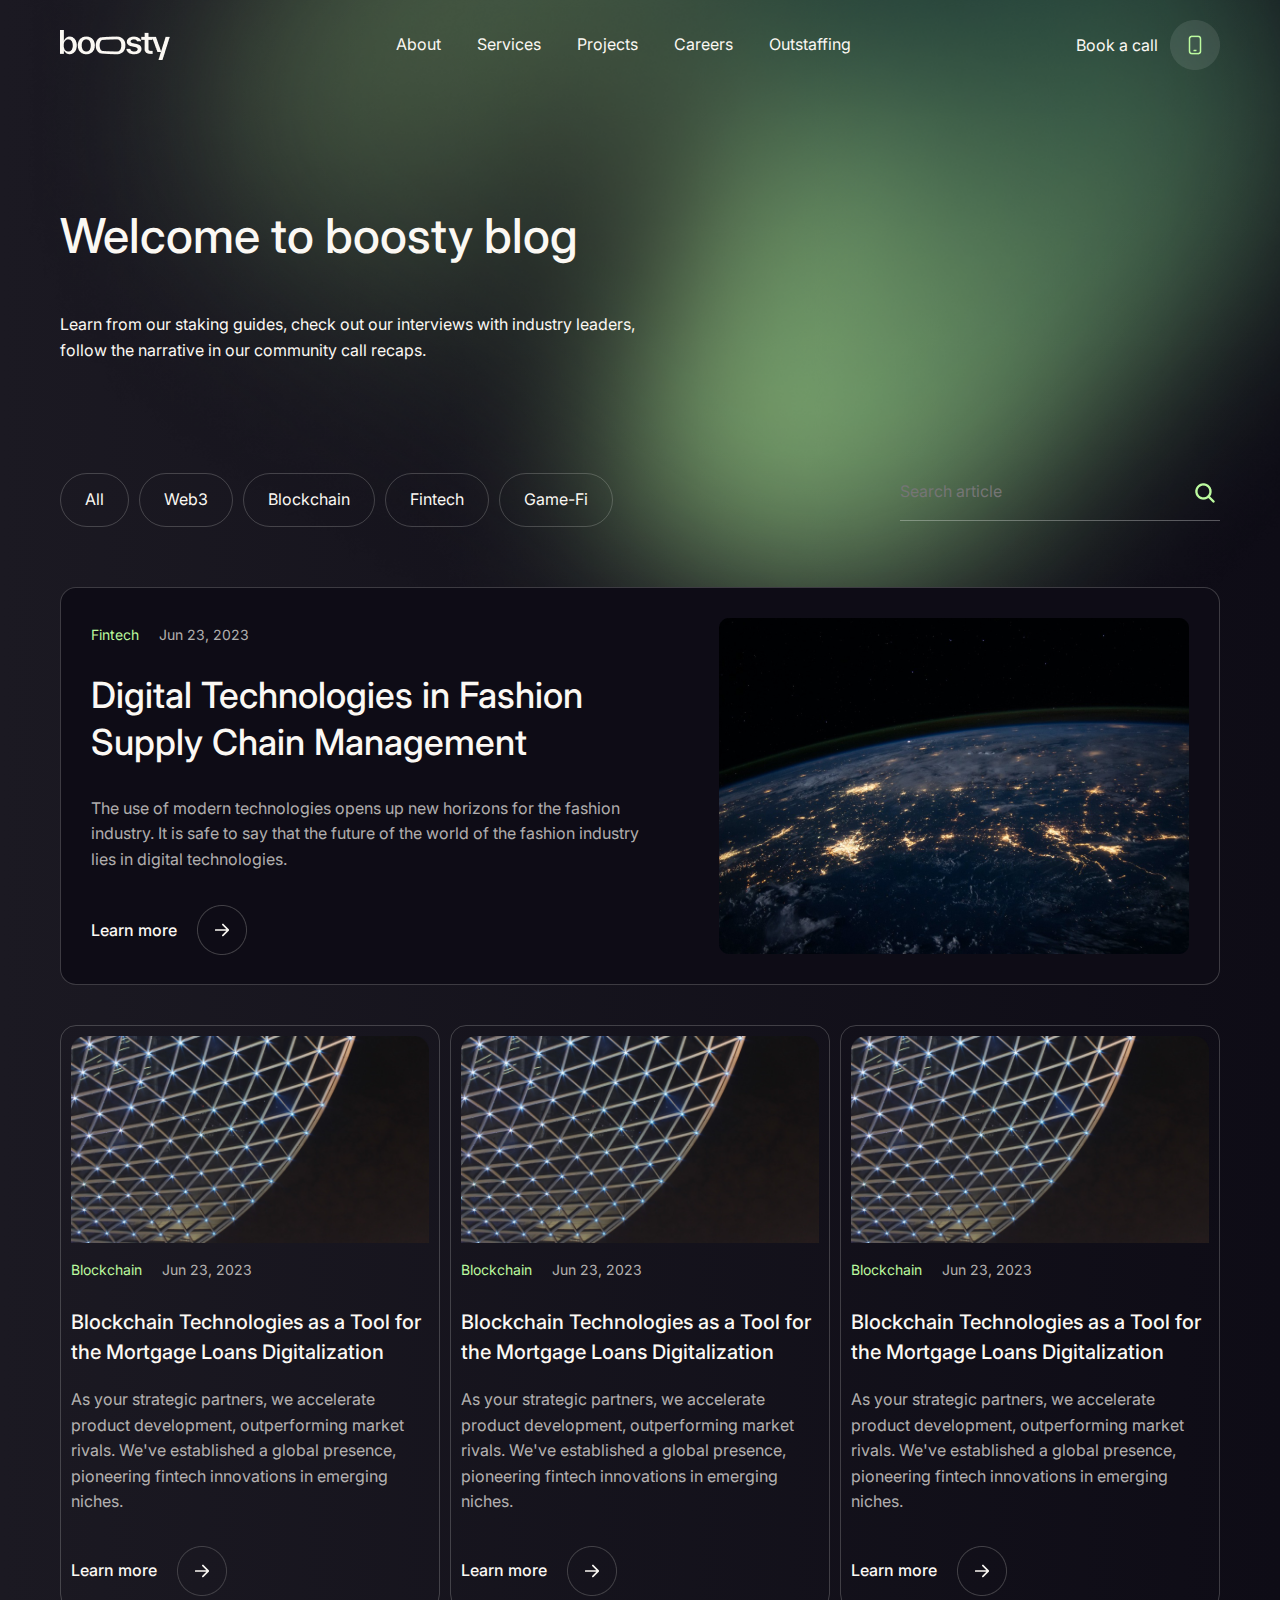
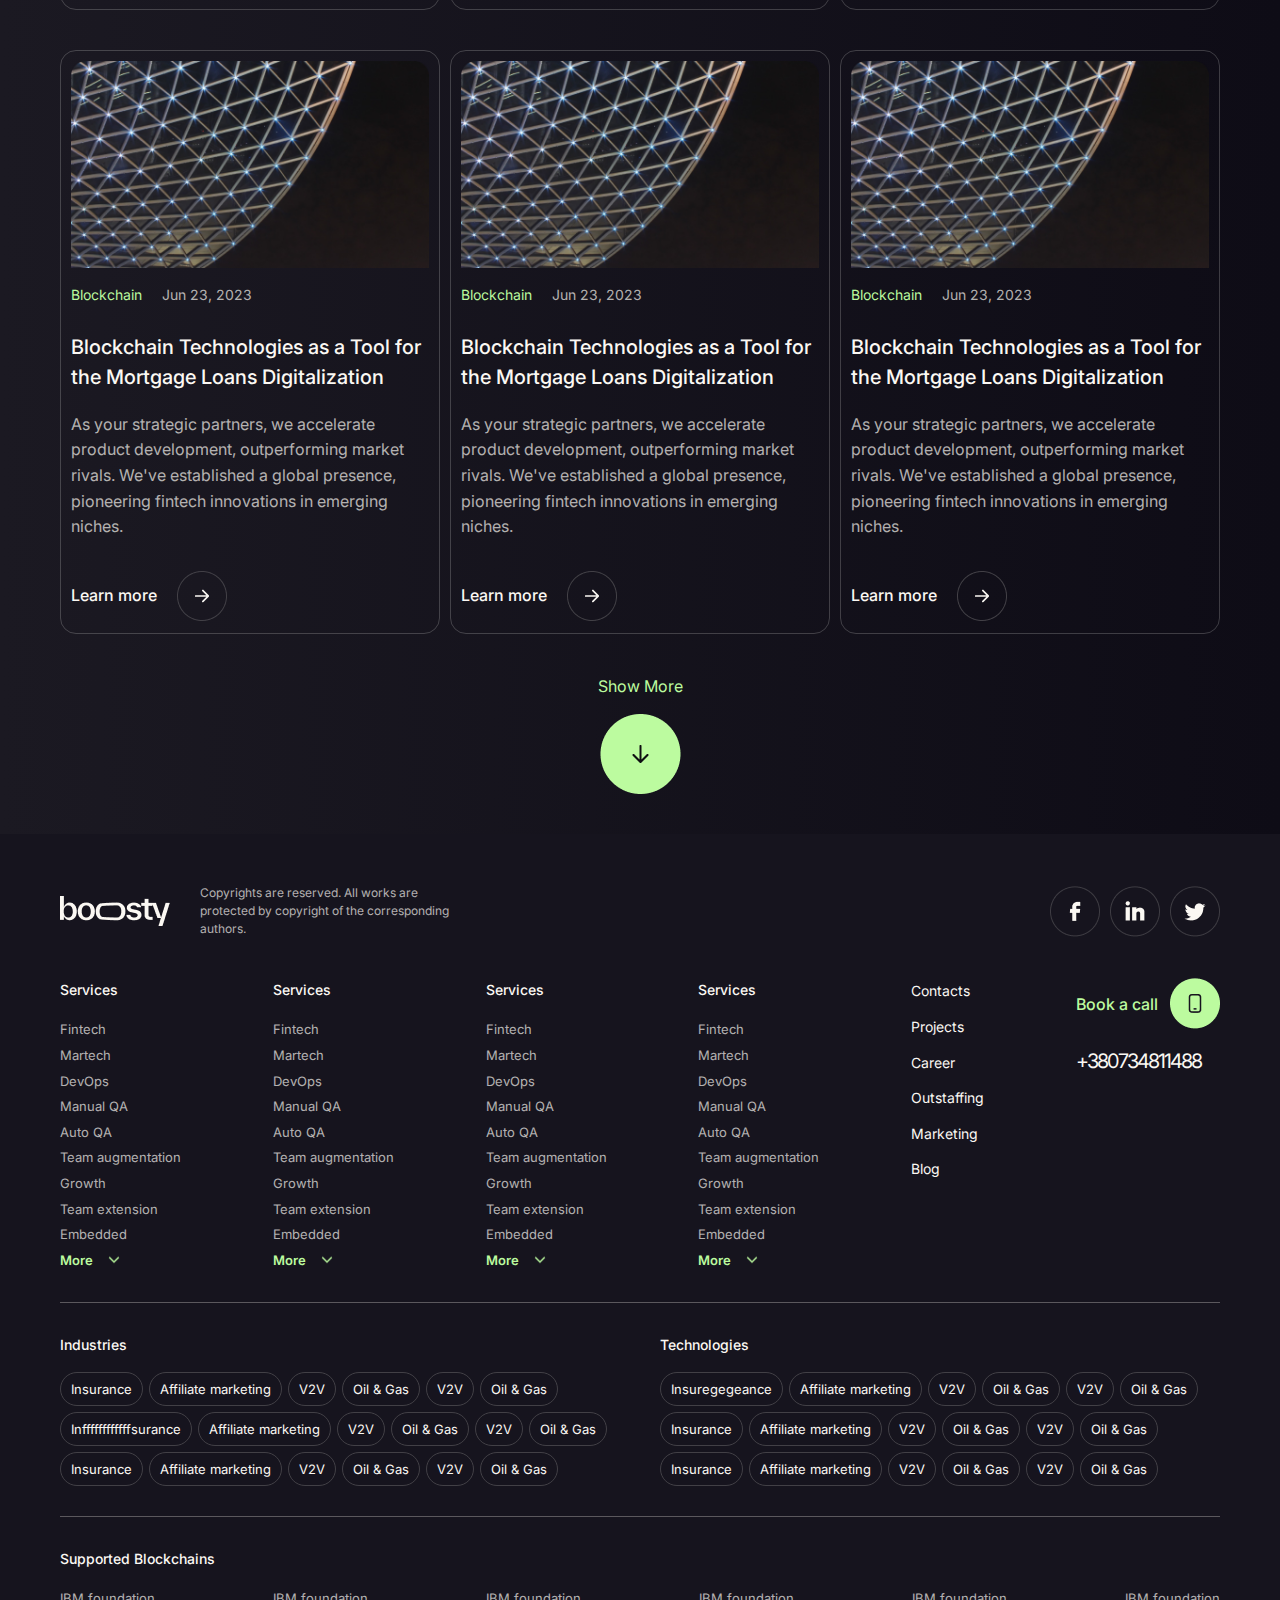
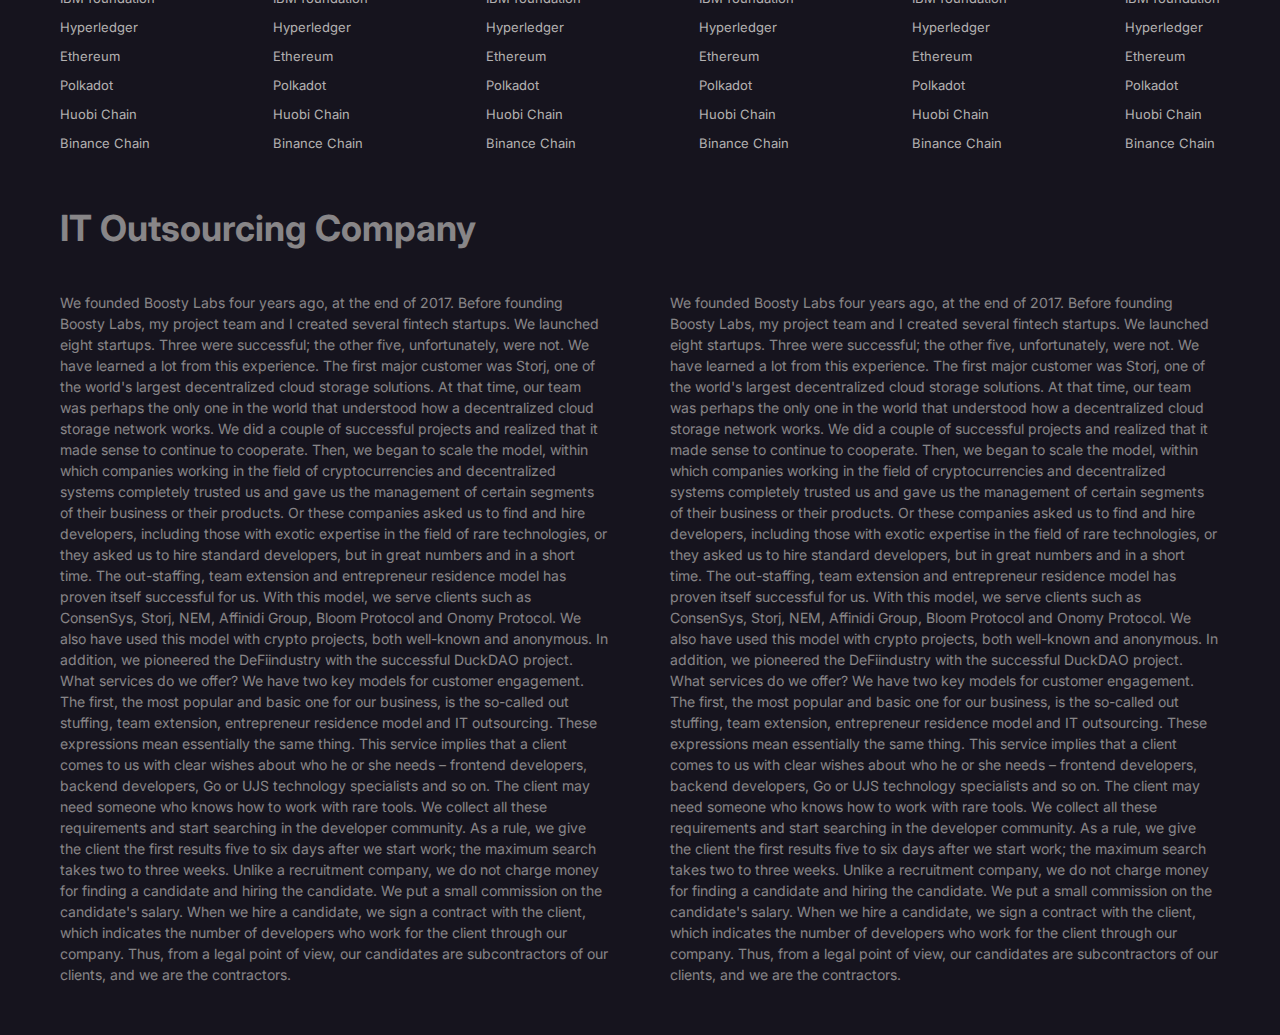
<file: Boosty Labs/blog.html>
<!DOCTYPE html>
<html lang="en">
<head>
    <meta charset="UTF-8">
    <meta http-equiv="X-UA-Compatible" content="IE=edge">
    <meta name="viewport" content="width=device-width, initial-scale=1.0">

    <link href="https://fonts.googleapis.com/css2?family=Inter:wght@100..900&display=swap" rel="stylesheet">

    <link rel="stylesheet" href="css/reset.css">
    <link rel="stylesheet" href="css/style.css">
    <link rel="stylesheet" href="css/media.css">

    <title>Boosty Labs</title>
</head>
<body>

    <header class="header">
        <img src="img/decor_header.png" alt="" class="img__header-decor">
        <div class="container">
            <nav class="nav">

                <button class="menu-btn" type="button">
                    <span class="btn-line"></span>
                    <span class="btn-line"></span>
                    <span class="btn-line"></span>
                    <span class="btn-line"></span>
                </button>

                <a href="index.html" class="logo">
                    <img src="img/logo.png" alt="Logo" class="img__logo">
                </a>

                <ul class="nav__items">
                    <li class="nav__item">
                        <a href="about.html" class="nav__link" target="_blank">About</a>
                    </li>
                    <li class="nav__item">
                        <a href="services.html" class="nav__link" target="_blank">Services</a>
                    </li>
                    <li class="nav__item">
                        <a href="project.html" class="nav__link" target="_blank">Projects</a>
                    </li>
                    <li class="nav__item">
                        <a href="career.html" class="nav__link" target="_blank">Careers</a>
                    </li>
                    <li class="nav__item">
                        <a href="outstaffing.html" class="nav__link" target="_blank">Outstaffing</a>
                    </li>
                </ul>

                <div class="nav__about">
                    <a href="#" class="nav__about-link">Book a call</a>
                    <img src="img/nav_about.png" alt="" class="img__nav-about">
                </div>

            </nav>
        </div>
    </header>

    <main>

        <section class="blog">
            <div class="container">
                <div class="blog__content">
                    <h1 class="blog__content-title">Welcome to boosty blog</h1>
                    <p class="blog__content-text">Learn from our staking guides, check out our interviews with industry leaders, follow the narrative in our community call recaps.</p>
                </div>
                <div class="blog__about">
                    <div class="blog__about-links">
                        <a href="#" class="blog__about-link">All</a>
                        <a href="#" class="blog__about-link">Web3</a>
                        <a href="#" class="blog__about-link">Blockchain</a>
                        <a href="#" class="blog__about-link">Fintech</a>
                        <a href="#" class="blog__about-link">Game-Fi</a>
                    </div>
                    <div class="blog__about-input">
                        <input type="text" class="input__blog-about" placeholder="Search article">
                    </div>
                </div>
            </div>
        </section>

        <section class="digital">
            <div class="container">
                <div class="digital__content">
                    <div class="digital__content-inner">
                        <div class="digital__inner-info">
                            <div class="digital__info-top">
                                <p class="digital__top-text">Fintech</p>
                                <p class="digital__top-date">Jun 23, 2023</p>
                            </div>
                            <h2 class="digital__info-title">Digital Technologies in Fashion Supply Chain Management</h2>
                            <p class="digital__info-text">The use of modern technologies opens up new horizons for the fashion industry. It is safe to say that the future of the world of the fashion industry lies in digital technologies.</p>
                            <div class="digital__info-more">
                                <a href="article.html" class="project__bottom-link" target="_blank">Learn more</a>
                            </div>
                        </div>
                        <div class="digital__inner-photo">
                            <img src="img/digital-ph.png" alt="" class="img__digital-ph">
                        </div>
                    </div>
                </div>
                <div class="digital__items">
                    <div class="digital__item">
                        <div class="digital__item-content">
                            <img src="img/digital_1.png" alt="" class="img__digital-item">
                            <div class="digital__info-top">
                                <p class="digital__top-text">Blockchain</p>
                                <p class="digital__top-date">Jun 23, 2023</p>
                            </div>
                            <h3 class="digital__item-title">Blockchain Technologies as a Tool for the Mortgage Loans Digitalization</h3>
                            <p class="digital__item-text">As your strategic partners, we accelerate product development, outperforming market rivals. We've established a global presence, pioneering fintech innovations in emerging niches.</p>
                            <div class="project__bottom-links">
                                <a href="article.html" class="project__bottom-link" target="_blank">Learn more</a>
                            </div>
                        </div>
                    </div>
                    <div class="digital__item">
                        <div class="digital__item-content">
                            <img src="img/digital_1.png" alt="" class="img__digital-item">
                            <div class="digital__info-top">
                                <p class="digital__top-text">Blockchain</p>
                                <p class="digital__top-date">Jun 23, 2023</p>
                            </div>
                            <h3 class="digital__item-title">Blockchain Technologies as a Tool for the Mortgage Loans Digitalization</h3>
                            <p class="digital__item-text">As your strategic partners, we accelerate product development, outperforming market rivals. We've established a global presence, pioneering fintech innovations in emerging niches.</p>
                            <div class="project__bottom-links">
                                <a href="article.html" class="project__bottom-link" target="_blank">Learn more</a>
                            </div>
                        </div>
                    </div>
                    <div class="digital__item">
                        <div class="digital__item-content">
                            <img src="img/digital_1.png" alt="" class="img__digital-item">
                            <div class="digital__info-top">
                                <p class="digital__top-text">Blockchain</p>
                                <p class="digital__top-date">Jun 23, 2023</p>
                            </div>
                            <h3 class="digital__item-title">Blockchain Technologies as a Tool for the Mortgage Loans Digitalization</h3>
                            <p class="digital__item-text">As your strategic partners, we accelerate product development, outperforming market rivals. We've established a global presence, pioneering fintech innovations in emerging niches.</p>
                            <div class="project__bottom-links">
                                <a href="article.html" class="project__bottom-link" target="_blank">Learn more</a>
                            </div>
                        </div>
                    </div>
                    <div class="digital__item">
                        <div class="digital__item-content">
                            <img src="img/digital_1.png" alt="" class="img__digital-item">
                            <div class="digital__info-top">
                                <p class="digital__top-text">Blockchain</p>
                                <p class="digital__top-date">Jun 23, 2023</p>
                            </div>
                            <h3 class="digital__item-title">Blockchain Technologies as a Tool for the Mortgage Loans Digitalization</h3>
                            <p class="digital__item-text">As your strategic partners, we accelerate product development, outperforming market rivals. We've established a global presence, pioneering fintech innovations in emerging niches.</p>
                            <div class="project__bottom-links">
                                <a href="article.html" class="project__bottom-link" target="_blank">Learn more</a>
                            </div>
                        </div>
                    </div>
                    <div class="digital__item">
                        <div class="digital__item-content">
                            <img src="img/digital_1.png" alt="" class="img__digital-item">
                            <div class="digital__info-top">
                                <p class="digital__top-text">Blockchain</p>
                                <p class="digital__top-date">Jun 23, 2023</p>
                            </div>
                            <h3 class="digital__item-title">Blockchain Technologies as a Tool for the Mortgage Loans Digitalization</h3>
                            <p class="digital__item-text">As your strategic partners, we accelerate product development, outperforming market rivals. We've established a global presence, pioneering fintech innovations in emerging niches.</p>
                            <div class="project__bottom-links">
                                <a href="article.html" class="project__bottom-link" target="_blank">Learn more</a>
                            </div>
                        </div>
                    </div>
                    <div class="digital__item">
                        <div class="digital__item-content">
                            <img src="img/digital_1.png" alt="" class="img__digital-item">
                            <div class="digital__info-top">
                                <p class="digital__top-text">Blockchain</p>
                                <p class="digital__top-date">Jun 23, 2023</p>
                            </div>
                            <h3 class="digital__item-title">Blockchain Technologies as a Tool for the Mortgage Loans Digitalization</h3>
                            <p class="digital__item-text">As your strategic partners, we accelerate product development, outperforming market rivals. We've established a global presence, pioneering fintech innovations in emerging niches.</p>
                            <div class="project__bottom-links">
                                <a href="article.html" class="project__bottom-link" target="_blank">Learn more</a>
                            </div>
                        </div>
                    </div>
                </div>
                <div class="digital__showmore">
                    <a href="#" class="digital__showmore-link">Show More</a>
                    <img src="img/green_arrow-down-80.png" alt="" class="img__digital-showmore">
                </div>
            </div>
        </section>

    </main>

    <footer class="footer">

        <div class="container">
            <div class="footer__top">
                <div class="footer__top-info">
                    <div class="footer__top-info-inner">
                        <a href="index.html" class="logo">
                            <img src="img/logo.png" alt="Logo" class="img__logo">
                        </a>
                        <p class="footer__top-inner-text">Copyrights are reserved. All works are protected by copyright of the corresponding authors.</p>
                    </div>
                </div>
                <div class="footer__top-social">
                    <div class="footer__social-items">
                        <a href="#" class="footer__social-link">
                            <img src="img/fb.png" alt="Facebook" class="img__footer-social">
                        </a>
                        <a href="#" class="footer__social-link">
                            <img src="img/in.png" alt="LinkedIn" class="img__footer-social">
                        </a>
                        <a href="#" class="footer__social-link">
                            <img src="img/tw.png" alt="Twitter" class="img__footer-social">
                        </a>
                    </div>
                </div>
            </div>
            <div class="footer__nav">
                <div class="footer__nav-inner">
                    <ul class="footer__nav-items">
                        <li class="footer__nav-item">
                            <h4 class="footer__nav-title">Services</h4>
                        </li>
                        <li class="footer__nav-item">
                            <a href="#" class="footer__nav-link">Fintech</a>
                        </li>
                        <li class="footer__nav-item">
                            <a href="#" class="footer__nav-link">Martech</a>
                        </li>
                        <li class="footer__nav-item">
                            <a href="#" class="footer__nav-link">DevOps</a>
                        </li>
                        <li class="footer__nav-item">
                            <a href="#" class="footer__nav-link">Manual QA</a>
                        </li>
                        <li class="footer__nav-item">
                            <a href="#" class="footer__nav-link">Auto QA</a>
                        </li>
                        <li class="footer__nav-item">
                            <a href="#" class="footer__nav-link">Team augmentation</a>
                        </li>
                        <li class="footer__nav-item">
                            <a href="#" class="footer__nav-link">Growth</a>
                        </li>
                        <li class="footer__nav-item">
                            <a href="#" class="footer__nav-link">Team extension</a>
                        </li>
                        <li class="footer__nav-item">
                            <a href="#" class="footer__nav-link">Embedded</a>
                        </li>
                        <li class="footer__nav-item">
                            <a href="#" class="footer__nav-link footer__nav-link--more">More</a>
                        </li>
                    </ul>
                    <ul class="footer__nav-items">
                        <li class="footer__nav-item">
                            <h4 class="footer__nav-title">Services</h4>
                        </li>
                        <li class="footer__nav-item">
                            <a href="#" class="footer__nav-link">Fintech</a>
                        </li>
                        <li class="footer__nav-item">
                            <a href="#" class="footer__nav-link">Martech</a>
                        </li>
                        <li class="footer__nav-item">
                            <a href="#" class="footer__nav-link">DevOps</a>
                        </li>
                        <li class="footer__nav-item">
                            <a href="#" class="footer__nav-link">Manual QA</a>
                        </li>
                        <li class="footer__nav-item">
                            <a href="#" class="footer__nav-link">Auto QA</a>
                        </li>
                        <li class="footer__nav-item">
                            <a href="#" class="footer__nav-link">Team augmentation</a>
                        </li>
                        <li class="footer__nav-item">
                            <a href="#" class="footer__nav-link">Growth</a>
                        </li>
                        <li class="footer__nav-item">
                            <a href="#" class="footer__nav-link">Team extension</a>
                        </li>
                        <li class="footer__nav-item">
                            <a href="#" class="footer__nav-link">Embedded</a>
                        </li>
                        <li class="footer__nav-item">
                            <a href="#" class="footer__nav-link footer__nav-link--more">More</a>
                        </li>
                    </ul>
                    <ul class="footer__nav-items">
                        <li class="footer__nav-item">
                            <h4 class="footer__nav-title">Services</h4>
                        </li>
                        <li class="footer__nav-item">
                            <a href="#" class="footer__nav-link">Fintech</a>
                        </li>
                        <li class="footer__nav-item">
                            <a href="#" class="footer__nav-link">Martech</a>
                        </li>
                        <li class="footer__nav-item">
                            <a href="#" class="footer__nav-link">DevOps</a>
                        </li>
                        <li class="footer__nav-item">
                            <a href="#" class="footer__nav-link">Manual QA</a>
                        </li>
                        <li class="footer__nav-item">
                            <a href="#" class="footer__nav-link">Auto QA</a>
                        </li>
                        <li class="footer__nav-item">
                            <a href="#" class="footer__nav-link">Team augmentation</a>
                        </li>
                        <li class="footer__nav-item">
                            <a href="#" class="footer__nav-link">Growth</a>
                        </li>
                        <li class="footer__nav-item">
                            <a href="#" class="footer__nav-link">Team extension</a>
                        </li>
                        <li class="footer__nav-item">
                            <a href="#" class="footer__nav-link">Embedded</a>
                        </li>
                        <li class="footer__nav-item">
                            <a href="#" class="footer__nav-link footer__nav-link--more">More</a>
                        </li>
                    </ul>
                    <ul class="footer__nav-items">
                        <li class="footer__nav-item">
                            <h4 class="footer__nav-title">Services</h4>
                        </li>
                        <li class="footer__nav-item">
                            <a href="#" class="footer__nav-link">Fintech</a>
                        </li>
                        <li class="footer__nav-item">
                            <a href="#" class="footer__nav-link">Martech</a>
                        </li>
                        <li class="footer__nav-item">
                            <a href="#" class="footer__nav-link">DevOps</a>
                        </li>
                        <li class="footer__nav-item">
                            <a href="#" class="footer__nav-link">Manual QA</a>
                        </li>
                        <li class="footer__nav-item">
                            <a href="#" class="footer__nav-link">Auto QA</a>
                        </li>
                        <li class="footer__nav-item">
                            <a href="#" class="footer__nav-link">Team augmentation</a>
                        </li>
                        <li class="footer__nav-item">
                            <a href="#" class="footer__nav-link">Growth</a>
                        </li>
                        <li class="footer__nav-item">
                            <a href="#" class="footer__nav-link">Team extension</a>
                        </li>
                        <li class="footer__nav-item">
                            <a href="#" class="footer__nav-link">Embedded</a>
                        </li>
                        <li class="footer__nav-item">
                            <a href="#" class="footer__nav-link footer__nav-link--more">More</a>
                        </li>
                    </ul>
                    <ul class="footer__nav-items">
                        <li class="footer__nav-item footer__nav-item--white">
                            <a href="#" class="footer__nav-link--white">Contacts</a>
                        </li>
                        <li class="footer__nav-item footer__nav-item--white">
                            <a href="#" class="footer__nav-link--white">Projects</a>
                        </li>
                        <li class="footer__nav-item footer__nav-item--white">
                            <a href="#" class="footer__nav-link--white">Career</a>
                        </li>
                        <li class="footer__nav-item footer__nav-item--white">
                            <a href="#" class="footer__nav-link--white">Outstaffing</a>
                        </li>
                        <li class="footer__nav-item footer__nav-item--white">
                            <a href="#" class="footer__nav-link--white">Marketing</a>
                        </li>
                        <li class="footer__nav-item footer__nav-item--white">
                            <a href="#" class="footer__nav-link--white">Blog</a>
                        </li>
                    </ul>
                    <div class="footer__nav-items">
                        <div class="nav__about">
                            <a href="#" class="nav__about-link nav__about-link--green">Book a call</a>
                            <img src="img/footer-nav_about.png" alt="" class="img__nav-about">
                        </div>
                        <a href="tel:380734811488" class="footer__nav-tel">+380734811488</a>
                    </div>
                </div>
            </div>
            <div class="footer__industries">
                <div class="footer__industries-inner">
                    <div class="footer__industries-info">
                        <h4 class="footer__industries-title">Industries</h4>
                        <div class="footer__industries-items">
                            <a href="#" class="footer__industries-link">Insurance</a>
                            <a href="#" class="footer__industries-link">Affiliate marketing</a>
                            <a href="#" class="footer__industries-link">V2V</a>
                            <a href="#" class="footer__industries-link">Oil & Gas</a>
                            <a href="#" class="footer__industries-link">V2V</a>
                            <a href="#" class="footer__industries-link">Oil & Gas</a>
                            <a href="#" class="footer__industries-link">Inffffffffffffsurance</a>
                            <a href="#" class="footer__industries-link">Affiliate marketing</a>
                            <a href="#" class="footer__industries-link">V2V</a>
                            <a href="#" class="footer__industries-link">Oil & Gas</a>
                            <a href="#" class="footer__industries-link">V2V</a>
                            <a href="#" class="footer__industries-link">Oil & Gas</a>
                            <a href="#" class="footer__industries-link">Insurance</a>
                            <a href="#" class="footer__industries-link">Affiliate marketing</a>
                            <a href="#" class="footer__industries-link">V2V</a>
                            <a href="#" class="footer__industries-link">Oil & Gas</a>
                            <a href="#" class="footer__industries-link">V2V</a>
                            <a href="#" class="footer__industries-link">Oil & Gas</a>
                        </div>
                    </div>
                    <div class="footer__industries-info">
                        <h4 class="footer__industries-title">Technologies</h4>
                        <div class="footer__industries-items">
                            <a href="#" class="footer__industries-link">Insuregegeance</a>
                            <a href="#" class="footer__industries-link">Affiliate marketing</a>
                            <a href="#" class="footer__industries-link">V2V</a>
                            <a href="#" class="footer__industries-link">Oil & Gas</a>
                            <a href="#" class="footer__industries-link">V2V</a>
                            <a href="#" class="footer__industries-link">Oil & Gas</a>
                            <a href="#" class="footer__industries-link">Insurance</a>
                            <a href="#" class="footer__industries-link">Affiliate marketing</a>
                            <a href="#" class="footer__industries-link">V2V</a>
                            <a href="#" class="footer__industries-link">Oil & Gas</a>
                            <a href="#" class="footer__industries-link">V2V</a>
                            <a href="#" class="footer__industries-link">Oil & Gas</a>
                            <a href="#" class="footer__industries-link">Insurance</a>
                            <a href="#" class="footer__industries-link">Affiliate marketing</a>
                            <a href="#" class="footer__industries-link">V2V</a>
                            <a href="#" class="footer__industries-link">Oil & Gas</a>
                            <a href="#" class="footer__industries-link">V2V</a>
                            <a href="#" class="footer__industries-link">Oil & Gas</a>
                        </div>
                    </div>
                </div>
            </div>
            <div class="footer__supported">
                <h4 class="footer__industries-title">Supported Blockchains</h4>
                <div class="footer__suported-inner">
                    <ul class="footer__supported-items">
                        <li class="footer__supported-item">
                            <p class="footer__supported-text">IBM foundation</p>
                        </li>
                        <li class="footer__supported-item">
                            <p class="footer__supported-text">Hyperledger</p>
                        </li>
                        <li class="footer__supported-item">
                            <p class="footer__supported-text">Ethereum</p>
                        </li>
                        <li class="footer__supported-item">
                            <p class="footer__supported-text">Polkadot</p>
                        </li>
                        <li class="footer__supported-item">
                            <p class="footer__supported-text">Huobi Chain</p>
                        </li>
                        <li class="footer__supported-item">
                            <p class="footer__supported-text">Binance Chain</p>
                        </li>
                    </ul>
                    <ul class="footer__supported-items">
                        <li class="footer__supported-item">
                            <p class="footer__supported-text">IBM foundation</p>
                        </li>
                        <li class="footer__supported-item">
                            <p class="footer__supported-text">Hyperledger</p>
                        </li>
                        <li class="footer__supported-item">
                            <p class="footer__supported-text">Ethereum</p>
                        </li>
                        <li class="footer__supported-item">
                            <p class="footer__supported-text">Polkadot</p>
                        </li>
                        <li class="footer__supported-item">
                            <p class="footer__supported-text">Huobi Chain</p>
                        </li>
                        <li class="footer__supported-item">
                            <p class="footer__supported-text">Binance Chain</p>
                        </li>
                    </ul>
                    <ul class="footer__supported-items">
                        <li class="footer__supported-item">
                            <p class="footer__supported-text">IBM foundation</p>
                        </li>
                        <li class="footer__supported-item">
                            <p class="footer__supported-text">Hyperledger</p>
                        </li>
                        <li class="footer__supported-item">
                            <p class="footer__supported-text">Ethereum</p>
                        </li>
                        <li class="footer__supported-item">
                            <p class="footer__supported-text">Polkadot</p>
                        </li>
                        <li class="footer__supported-item">
                            <p class="footer__supported-text">Huobi Chain</p>
                        </li>
                        <li class="footer__supported-item">
                            <p class="footer__supported-text">Binance Chain</p>
                        </li>
                    </ul>
                    <ul class="footer__supported-items">
                        <li class="footer__supported-item">
                            <p class="footer__supported-text">IBM foundation</p>
                        </li>
                        <li class="footer__supported-item">
                            <p class="footer__supported-text">Hyperledger</p>
                        </li>
                        <li class="footer__supported-item">
                            <p class="footer__supported-text">Ethereum</p>
                        </li>
                        <li class="footer__supported-item">
                            <p class="footer__supported-text">Polkadot</p>
                        </li>
                        <li class="footer__supported-item">
                            <p class="footer__supported-text">Huobi Chain</p>
                        </li>
                        <li class="footer__supported-item">
                            <p class="footer__supported-text">Binance Chain</p>
                        </li>
                    </ul>
                    <ul class="footer__supported-items">
                        <li class="footer__supported-item">
                            <p class="footer__supported-text">IBM foundation</p>
                        </li>
                        <li class="footer__supported-item">
                            <p class="footer__supported-text">Hyperledger</p>
                        </li>
                        <li class="footer__supported-item">
                            <p class="footer__supported-text">Ethereum</p>
                        </li>
                        <li class="footer__supported-item">
                            <p class="footer__supported-text">Polkadot</p>
                        </li>
                        <li class="footer__supported-item">
                            <p class="footer__supported-text">Huobi Chain</p>
                        </li>
                        <li class="footer__supported-item">
                            <p class="footer__supported-text">Binance Chain</p>
                        </li>
                    </ul>
                    <ul class="footer__supported-items">
                        <li class="footer__supported-item">
                            <p class="footer__supported-text">IBM foundation</p>
                        </li>
                        <li class="footer__supported-item">
                            <p class="footer__supported-text">Hyperledger</p>
                        </li>
                        <li class="footer__supported-item">
                            <p class="footer__supported-text">Ethereum</p>
                        </li>
                        <li class="footer__supported-item">
                            <p class="footer__supported-text">Polkadot</p>
                        </li>
                        <li class="footer__supported-item">
                            <p class="footer__supported-text">Huobi Chain</p>
                        </li>
                        <li class="footer__supported-item">
                            <p class="footer__supported-text">Binance Chain</p>
                        </li>
                    </ul>
                </div>
            </div>
            <div class="footer__company">
                <h3 class="footer__company-title">IT Outsourcing Company</h3>
                <div class="footer__company-inner">
                    <div class="footer__company-info">
                        <p class="footer__company-text">We founded Boosty Labs four years ago, at the end of 2017. Before founding Boosty Labs, my project team and I created several fintech startups. We launched eight startups. Three were successful; the other five, unfortunately, were not. We have learned a lot from this experience.

                            The first major customer was Storj, one of the world's largest decentralized cloud storage solutions. At that time, our team was perhaps the only one in the world that understood how a decentralized cloud storage network works. We did a couple of successful projects and realized that it made sense to continue to cooperate.
                            
                            Then, we began to scale the model, within which companies working in the field of cryptocurrencies and decentralized systems completely trusted us and gave us the management of certain segments of their business or their products. Or these companies asked us to find and hire developers, including those with exotic expertise in the field of rare technologies, or they asked us to hire standard developers, but in great numbers and in a short time.
                            
                            The out-staffing, team extension and entrepreneur residence model has proven itself successful for us. With this model, we serve clients such as ConsenSys, Storj, NEM, Affinidi Group, Bloom Protocol and Onomy Protocol. We also have used this model with crypto projects, both well-known and anonymous. In addition, we pioneered the DeFiindustry with the successful DuckDAO project.
                            
                            What services do we offer? We have two key models for customer engagement. The first, the most popular and basic one for our business, is the so-called out stuffing, team extension, entrepreneur residence model and IT outsourcing. These expressions mean essentially the same thing. This service implies that a client comes to us with clear wishes about who he or she needs – frontend developers, backend developers, Go or UJS technology specialists and so on. The client may need someone who knows how to work with rare tools.
                            
                            We collect all these requirements and start searching in the developer community. As a rule, we give the client the first results five to six days after we start work; the maximum search takes two to three weeks. Unlike a recruitment company, we do not charge money for finding a candidate and hiring the candidate. We put a small commission on the candidate's salary. When we hire a candidate, we sign a contract with the client, which indicates the number of developers who work for the client through our company. Thus, from a legal point of view, our candidates are subcontractors of our clients, and we are the contractors.</p>
                    </div>
                    <div class="footer__company-info">
                        <p class="footer__company-text">We founded Boosty Labs four years ago, at the end of 2017. Before founding Boosty Labs, my project team and I created several fintech startups. We launched eight startups. Three were successful; the other five, unfortunately, were not. We have learned a lot from this experience.

                            The first major customer was Storj, one of the world's largest decentralized cloud storage solutions. At that time, our team was perhaps the only one in the world that understood how a decentralized cloud storage network works. We did a couple of successful projects and realized that it made sense to continue to cooperate.
                            
                            Then, we began to scale the model, within which companies working in the field of cryptocurrencies and decentralized systems completely trusted us and gave us the management of certain segments of their business or their products. Or these companies asked us to find and hire developers, including those with exotic expertise in the field of rare technologies, or they asked us to hire standard developers, but in great numbers and in a short time.
                            
                            The out-staffing, team extension and entrepreneur residence model has proven itself successful for us. With this model, we serve clients such as ConsenSys, Storj, NEM, Affinidi Group, Bloom Protocol and Onomy Protocol. We also have used this model with crypto projects, both well-known and anonymous. In addition, we pioneered the DeFiindustry with the successful DuckDAO project.
                            
                            What services do we offer? We have two key models for customer engagement. The first, the most popular and basic one for our business, is the so-called out stuffing, team extension, entrepreneur residence model and IT outsourcing. These expressions mean essentially the same thing. This service implies that a client comes to us with clear wishes about who he or she needs – frontend developers, backend developers, Go or UJS technology specialists and so on. The client may need someone who knows how to work with rare tools.
                            
                            We collect all these requirements and start searching in the developer community. As a rule, we give the client the first results five to six days after we start work; the maximum search takes two to three weeks. Unlike a recruitment company, we do not charge money for finding a candidate and hiring the candidate. We put a small commission on the candidate's salary. When we hire a candidate, we sign a contract with the client, which indicates the number of developers who work for the client through our company. Thus, from a legal point of view, our candidates are subcontractors of our clients, and we are the contractors.</p>
                    </div>
                </div>
            </div>
        </div>

    </footer>
    
    <script src="js/main.js"></script>
</body>
</html>
</file>
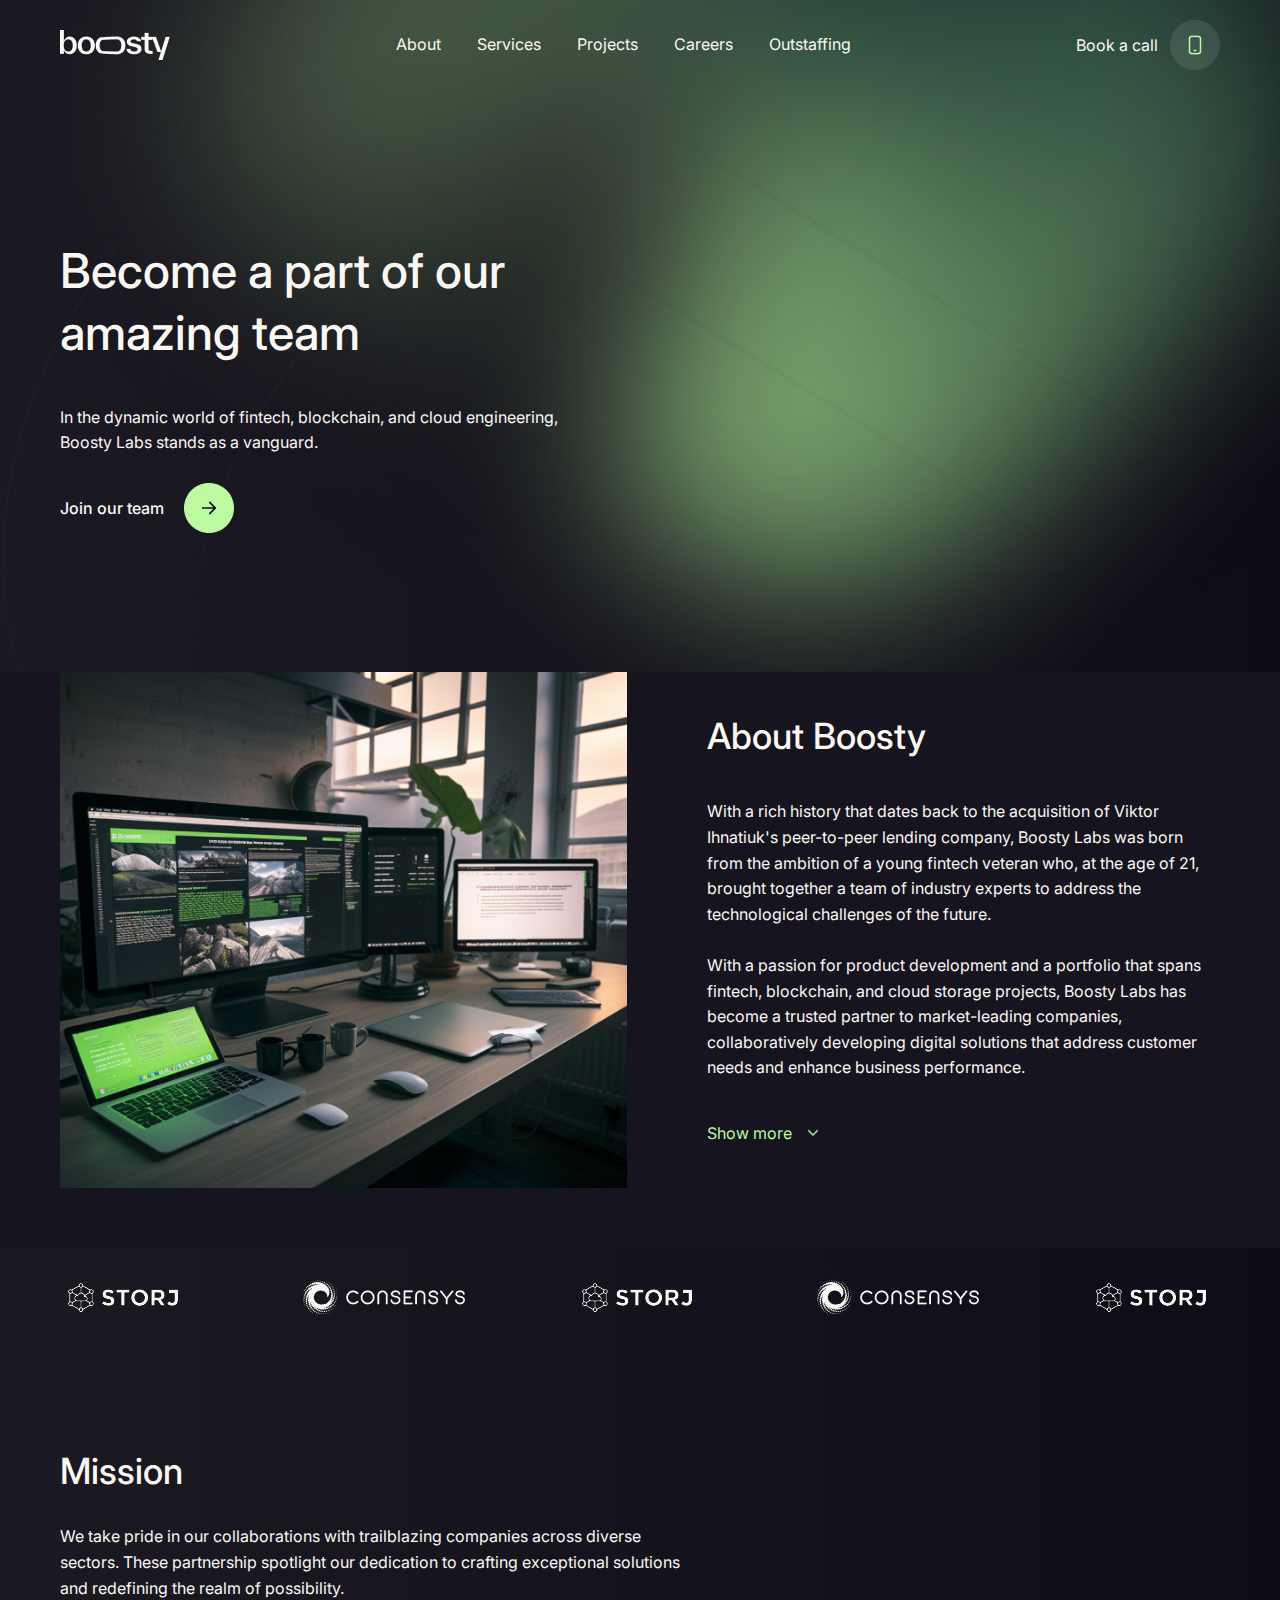
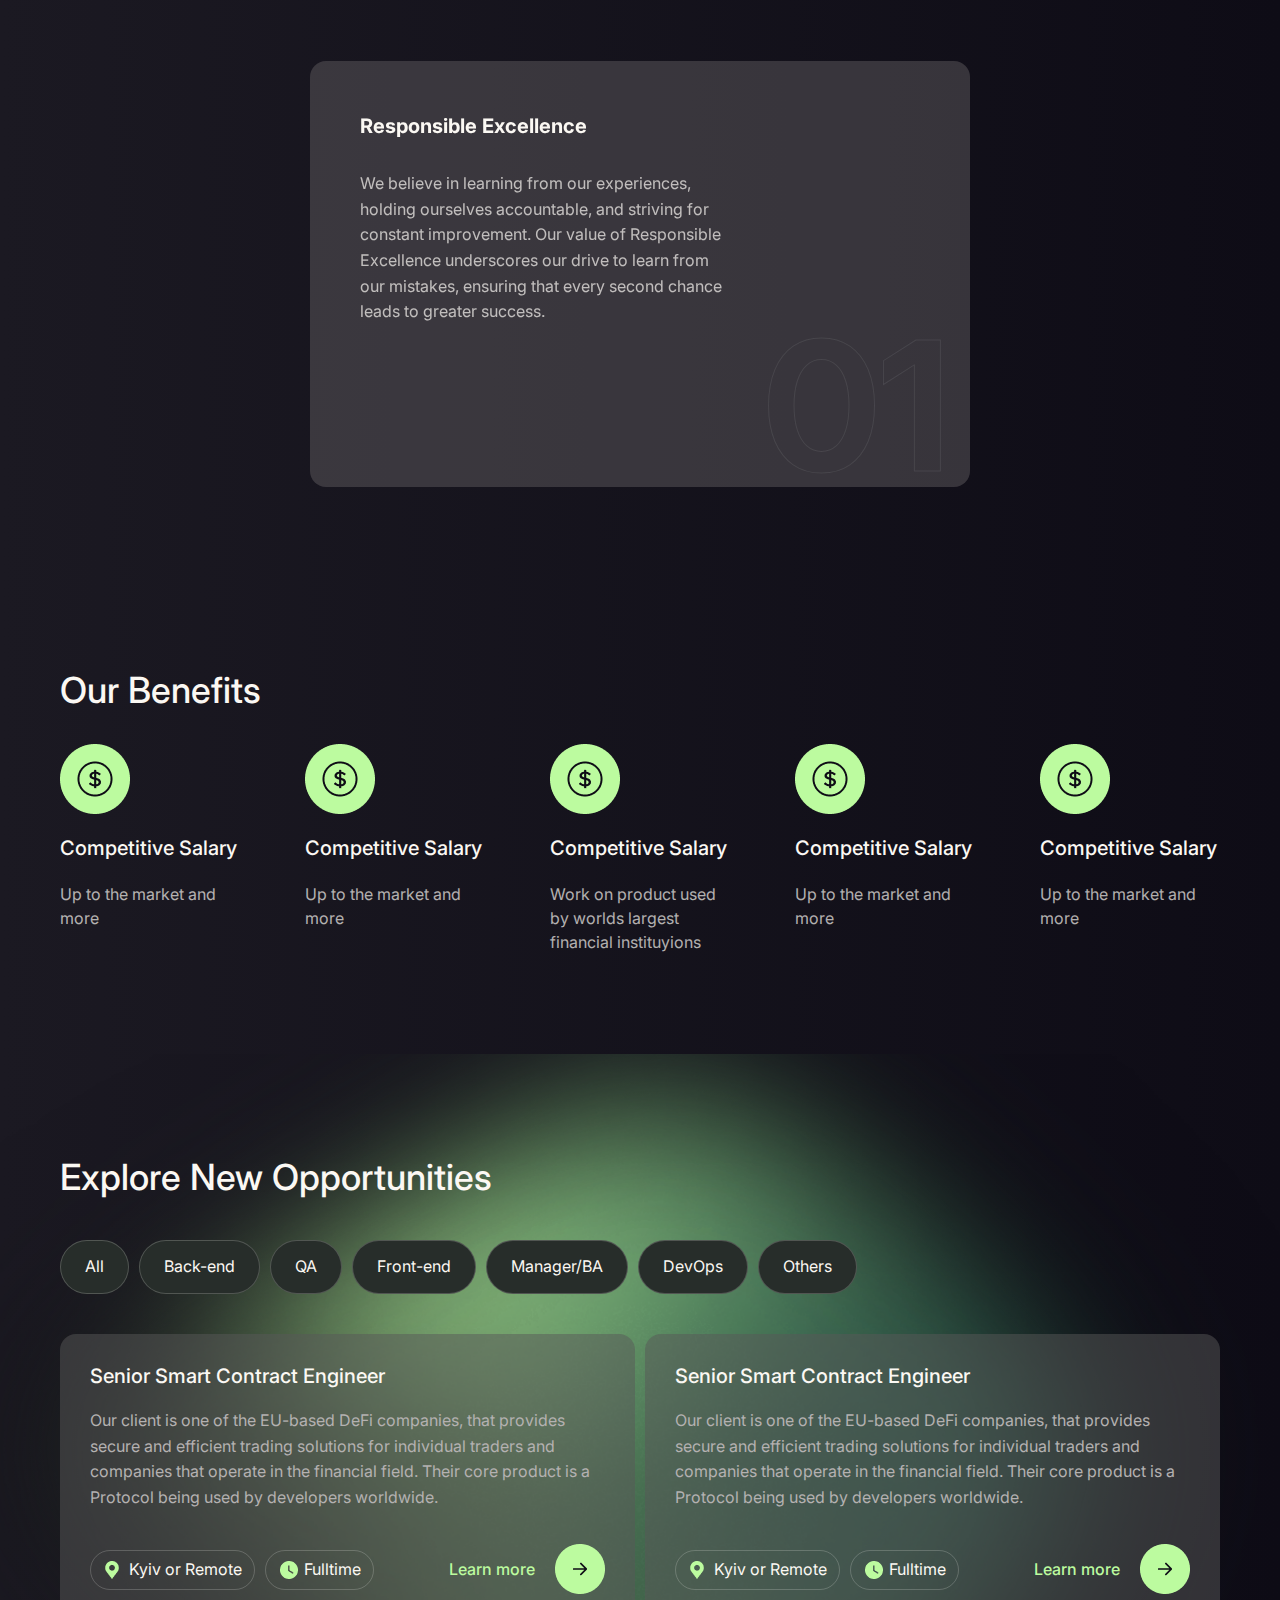
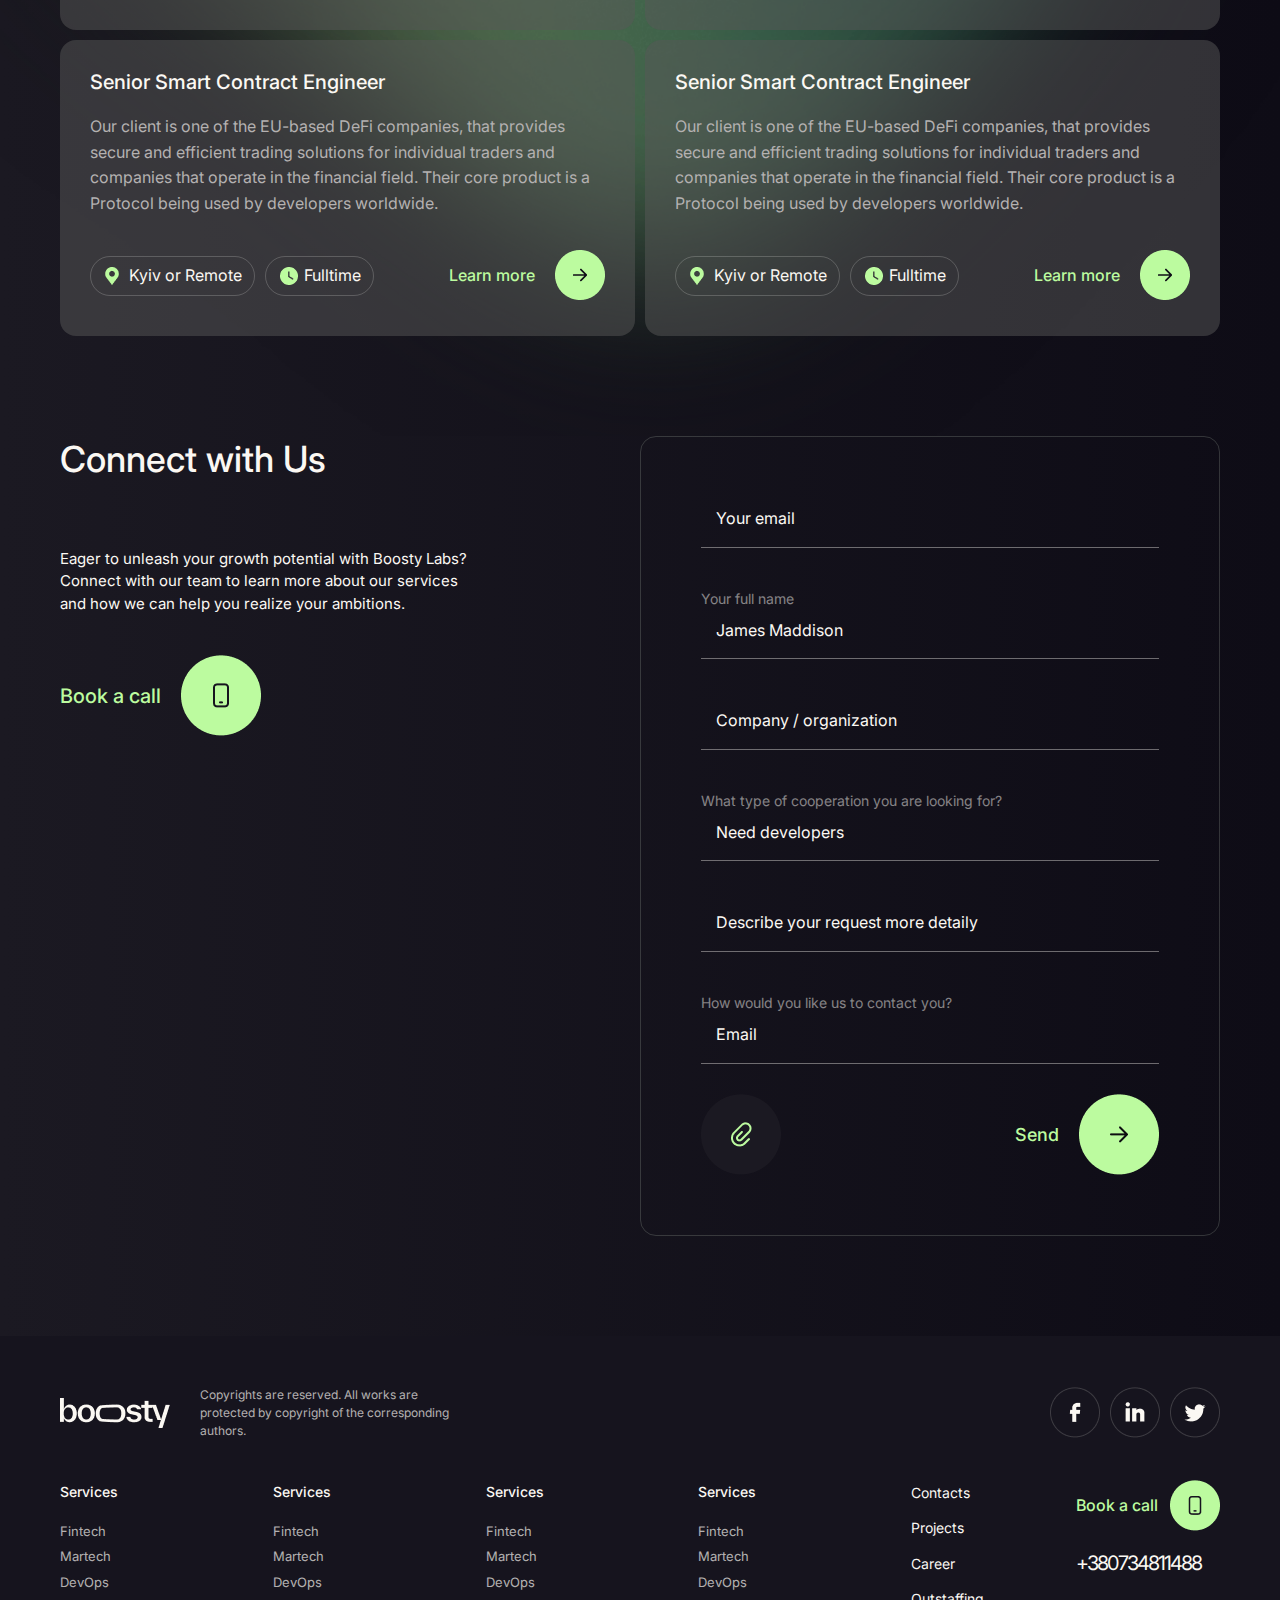
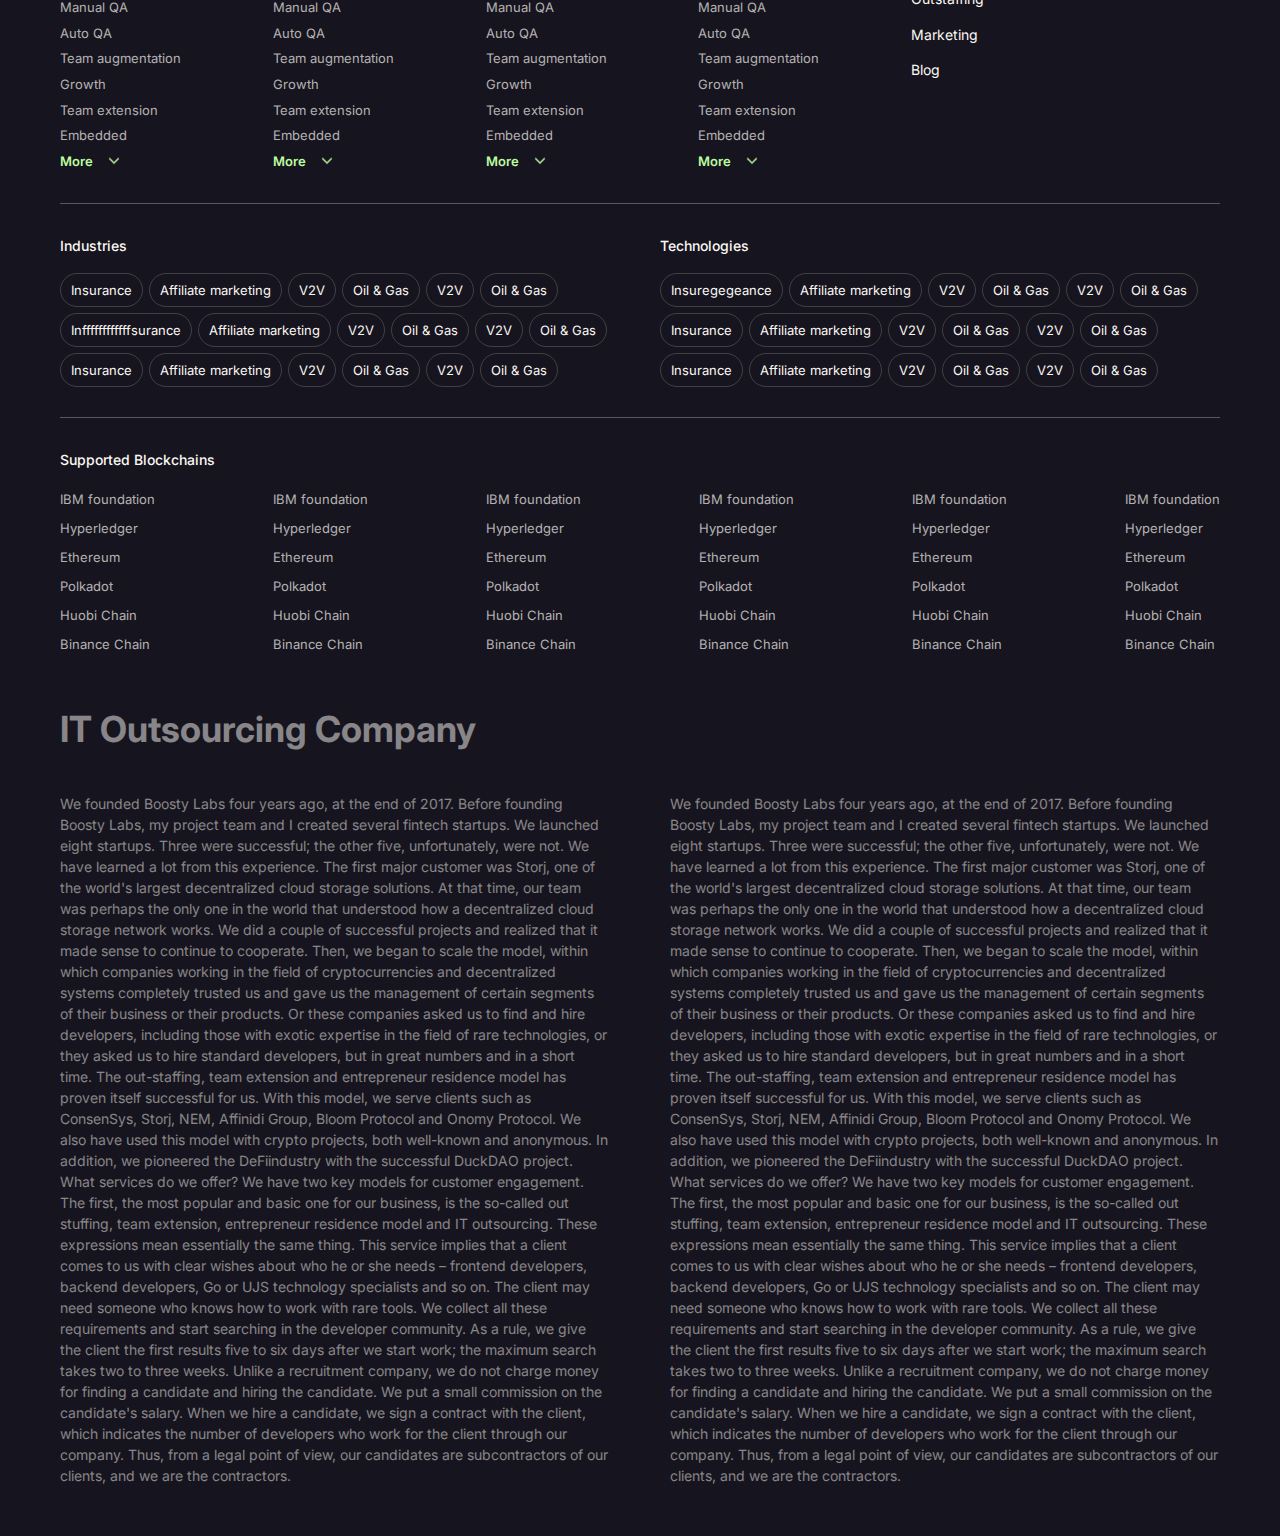
<file: Boosty Labs/career.html>
<!DOCTYPE html>
<html lang="en">
<head>
    <meta charset="UTF-8">
    <meta http-equiv="X-UA-Compatible" content="IE=edge">
    <meta name="viewport" content="width=device-width, initial-scale=1.0">

    <link href="https://fonts.googleapis.com/css2?family=Inter:wght@100..900&display=swap" rel="stylesheet">
    <link rel="stylesheet" href="https://cdn.jsdelivr.net/npm/swiper@11/swiper-bundle.min.css"/>

    <link rel="stylesheet" href="css/reset.css">
    <link rel="stylesheet" href="css/style.css">
    <link rel="stylesheet" href="css/media.css">

    <title>Boosty Labs</title>
</head>
<body>

    <header class="header">
        <img src="img/decor_header.png" alt="" class="img__header-decor">
        <div class="container">
            <nav class="nav">

                <button class="menu-btn" type="button">
                    <span class="btn-line"></span>
                    <span class="btn-line"></span>
                    <span class="btn-line"></span>
                    <span class="btn-line"></span>
                </button>

                <a href="index.html" class="logo">
                    <img src="img/logo.png" alt="Logo" class="img__logo">
                </a>

                <ul class="nav__items">
                    <li class="nav__item">
                        <a href="about.html" class="nav__link" target="_blank">About</a>
                    </li>
                    <li class="nav__item">
                        <a href="services.html" class="nav__link" target="_blank">Services</a>
                    </li>
                    <li class="nav__item">
                        <a href="project.html" class="nav__link" target="_blank">Projects</a>
                    </li>
                    <li class="nav__item">
                        <a href="career.html" class="nav__link" target="_blank">Careers</a>
                    </li>
                    <li class="nav__item">
                        <a href="outstaffing.html" class="nav__link" target="_blank">Outstaffing</a>
                    </li>
                </ul>

                <div class="nav__about">
                    <a href="#" class="nav__about-link">Book a call</a>
                    <img src="img/nav_about.png" alt="" class="img__nav-about">
                </div>

            </nav>
        </div>
    </header>

    <main>

        <section class="become">
            <div class="container">
                <div class="become__content">
                    <h1 class="become__content-title">Become a part of our amazing team</h1>
                    <p class="become__content-text">In the dynamic world of fintech, blockchain, and cloud engineering, Boosty Labs stands as a vanguard.</p>
                    <div class="blockchain__info-links become__content--links">
                        <a href="vacansy.html" class="blockchain__info-link" target="_blank">Join our team</a>
                    </div>
                </div>
            </div>
        </section>

        <section class="about">
            <div class="container">
                <div class="about__content">
                    <div class="about__content-photo">
                        <img src="img/about-1.png" alt="" class="img__about-ph">
                    </div>
                    <div class="about__content-info">
                        <h2 class="about__info-title">About Boosty</h2>
                        <p class="about__info-text">With a rich history that dates back to the acquisition of Viktor Ihnatiuk's peer-to-peer lending company, Boosty Labs was born from the ambition of a young fintech veteran who, at the age of 21, brought together a team of industry experts to address the technological challenges of the future.
                            <br><br>
                            With a passion for product development and a portfolio that spans fintech, blockchain, and cloud storage projects, Boosty Labs has become a trusted partner to market-leading companies, collaboratively developing digital solutions that address customer needs and enhance business performance.</p>
                        <a href="about.html" class="about__info-link" target="_blank">Show more</a>
                    </div>
                </div>
            </div>
        </section>

        <div class="brands">
            <div class="container">
                <div class="brands__items">
                    <img src="img/brands_1.png" alt="" class="img__brands-ph">
                    <img src="img/brands_2.png" alt="" class="img__brands-ph">
                    <img src="img/brands_1.png" alt="" class="img__brands-ph">
                    <img src="img/brands_2.png" alt="" class="img__brands-ph">
                    <img src="img/brands_1.png" alt="" class="img__brands-ph">
                </div>
            </div>
        </div>

        <section class="mission">
            <div class="container">
                <div class="mission__content">
                    <h2 class="mission__content-title">Mission</h2>
                    <p class="mission__content-text">We take pride in our collaborations with trailblazing companies across diverse sectors. These partnership spotlight our dedication to crafting exceptional solutions and redefining the realm of possibility.</p>
                </div>
                <div class="mission__slider">
                     <!-- Swiper -->
                    <div class="swiper mission__swiper">
                        <div class="swiper-wrapper">
                            <div class="swiper-slide">
                                <div class="mission__swiper-item">
                                    <div class="mission__swiper-content">
                                        <h3 class="mission__swiper-title">Responsible Excellence</h3>
                                        <p class="mission__swiper-text">We believe in learning from our experiences, holding ourselves accountable, and striving for constant improvement. Our value of Responsible Excellence underscores our drive to learn from our mistakes, ensuring that every second chance leads to greater success.</p>
                                        <p class="does__content-number mission__content-number">01</p>
                                    </div>
                                </div>
                            </div>
                            <div class="swiper-slide">
                                <div class="mission__swiper-item">
                                    <div class="mission__swiper-content">
                                        <h3 class="mission__swiper-title">Team Empowerment</h3>
                                        <p class="mission__swiper-text">We believe in learning from our experiences, holding ourselves accountable, and striving for constant improvement. Our value of Responsible Excellence underscores our drive to learn from our mistakes, ensuring that every second chance leads to greater success.</p>
                                        <p class="does__content-number mission__content-number">02</p>
                                    </div>
                                </div>
                            </div>
                            <div class="swiper-slide">
                                <div class="mission__swiper-item">
                                    <div class="mission__swiper-content">
                                        <h3 class="mission__swiper-title">Collective Success</h3>
                                        <p class="mission__swiper-text">We believe in learning from our experiences, holding ourselves accountable, and striving for constant improvement. Our value of Responsible Excellence underscores our drive to learn from our mistakes, ensuring that every second chance leads to greater success.</p>
                                        <p class="does__content-number mission__content-number">03</p>
                                    </div>
                                </div>
                            </div>
                        </div>
                    </div>
                </div>
            </div>
        </section>

        <section class="benefits">
            <div class="container">
                <h2 class="mission__content-title">Our Benefits</h2>
                <div class="benefits__items">
                    <div class="benefits__item">
                        <div class="benefits__item-content">
                            <img src="img/benefits-1.png" alt="" class="img__benefits-item">
                            <h3 class="benefits__item-title">Competitive Salary</h3>
                            <p class="benefits__item-descr">Up to the market and more</p>
                        </div>
                    </div>
                    <div class="benefits__item">
                        <div class="benefits__item-content">
                            <img src="img/benefits-1.png" alt="" class="img__benefits-item">
                            <h3 class="benefits__item-title">Competitive Salary</h3>
                            <p class="benefits__item-descr">Up to the market and more</p>
                        </div>
                    </div>
                    <div class="benefits__item">
                        <div class="benefits__item-content">
                            <img src="img/benefits-1.png" alt="" class="img__benefits-item">
                            <h3 class="benefits__item-title">Competitive Salary</h3>
                            <p class="benefits__item-descr">Work on product used by worlds largest financial instituyions</p>
                        </div>
                    </div>
                    <div class="benefits__item">
                        <div class="benefits__item-content">
                            <img src="img/benefits-1.png" alt="" class="img__benefits-item">
                            <h3 class="benefits__item-title">Competitive Salary</h3>
                            <p class="benefits__item-descr">Up to the market and more</p>
                        </div>
                    </div>
                    <div class="benefits__item">
                        <div class="benefits__item-content">
                            <img src="img/benefits-1.png" alt="" class="img__benefits-item">
                            <h3 class="benefits__item-title">Competitive Salary</h3>
                            <p class="benefits__item-descr">Up to the market and more</p>
                        </div>
                    </div>
                </div>
            </div>
        </section>

        <section class="explore">
            <div class="container">
                <h2 class="explore__title">Explore New Opportunities</h2>
                <div class="blog__about-links explore__about-links">
                    <a href="#" class="blog__about-link explore__about-link">All</a>
                    <a href="#" class="blog__about-link explore__about-link">Back-end</a>
                    <a href="#" class="blog__about-link explore__about-link">QA</a>
                    <a href="#" class="blog__about-link explore__about-link">Front-end</a>
                    <a href="#" class="blog__about-link explore__about-link">Manager/BA</a>
                    <a href="#" class="blog__about-link explore__about-link">DevOps</a>
                    <a href="#" class="blog__about-link explore__about-link">Others</a>
                </div>
                <div class="explore__items">
                    <div class="explore__item">
                        <div class="explore__item-content">
                            <h3 class="explore__content-title">Senior Smart Contract Engineer</h3>
                            <p class="explore__content-text">Our client is one of the EU-based DeFi companies, that provides secure and efficient trading solutions for individual traders and companies that operate in the financial field. Their core product is a Protocol being used by developers worldwide.</p>
                            <div class="explore__content-about">
                                <div class="explore__content-places">
                                    <div class="explore__places-inner">
                                        <p class="explore__places-info explore__places-info--place">Kyiv or Remote</p>
                                        <p class="explore__places-info explore__places-info--time">Fulltime</p>
                                    </div>
                                </div>
                                <div class="explore__content-links">
                                    <a href="#" class="blockchain__info-link explore__info-link">Learn more</a>
                                </div>
                            </div>
                        </div>
                    </div>
                    <div class="explore__item">
                        <div class="explore__item-content">
                            <h3 class="explore__content-title">Senior Smart Contract Engineer</h3>
                            <p class="explore__content-text">Our client is one of the EU-based DeFi companies, that provides secure and efficient trading solutions for individual traders and companies that operate in the financial field. Their core product is a Protocol being used by developers worldwide.</p>
                            <div class="explore__content-about">
                                <div class="explore__content-places">
                                    <div class="explore__places-inner">
                                        <p class="explore__places-info explore__places-info--place">Kyiv or Remote</p>
                                        <p class="explore__places-info explore__places-info--time">Fulltime</p>
                                    </div>
                                </div>
                                <div class="explore__content-links">
                                    <a href="#" class="blockchain__info-link explore__info-link">Learn more</a>
                                </div>
                            </div>
                        </div>
                    </div>
                    <div class="explore__item">
                        <div class="explore__item-content">
                            <h3 class="explore__content-title">Senior Smart Contract Engineer</h3>
                            <p class="explore__content-text">Our client is one of the EU-based DeFi companies, that provides secure and efficient trading solutions for individual traders and companies that operate in the financial field. Their core product is a Protocol being used by developers worldwide.</p>
                            <div class="explore__content-about">
                                <div class="explore__content-places">
                                    <div class="explore__places-inner">
                                        <p class="explore__places-info explore__places-info--place">Kyiv or Remote</p>
                                        <p class="explore__places-info explore__places-info--time">Fulltime</p>
                                    </div>
                                </div>
                                <div class="explore__content-links">
                                    <a href="#" class="blockchain__info-link explore__info-link">Learn more</a>
                                </div>
                            </div>
                        </div>
                    </div>
                    <div class="explore__item">
                        <div class="explore__item-content">
                            <h3 class="explore__content-title">Senior Smart Contract Engineer</h3>
                            <p class="explore__content-text">Our client is one of the EU-based DeFi companies, that provides secure and efficient trading solutions for individual traders and companies that operate in the financial field. Their core product is a Protocol being used by developers worldwide.</p>
                            <div class="explore__content-about">
                                <div class="explore__content-places">
                                    <div class="explore__places-inner">
                                        <p class="explore__places-info explore__places-info--place">Kyiv or Remote</p>
                                        <p class="explore__places-info explore__places-info--time">Fulltime</p>
                                    </div>
                                </div>
                                <div class="explore__content-links">
                                    <a href="#" class="blockchain__info-link explore__info-link">Learn more</a>
                                </div>
                            </div>
                        </div>
                    </div>
                </div>
            </div>
        </section>

        <section class="connect">
            <div class="container">
                <div class="connect__inner">
                    <div class="connect__inner-info">
                        <h2 class="connect__info-title">Connect with Us</h2>
                        <p class="connect__info-text">Eager to unleash your growth potential with Boosty Labs? Connect with our team to learn more about our services and how we can help you realize your ambitions.</p>
                        <div class="connect__info-call">
                            <p class="connect__call-text">Book a call</p>
                            <img src="img/telephone.png" alt="" class="img__connect-call">
                        </div>
                    </div>
                    <div class="connect__inner-form">
                        <div class="connect__form-content">
                            <div class="connect__form-inputs">
                                <div class="connect__form-input">
                                    <input type="text" class="input__connect-form" placeholder="Your email">
                                </div>
                                <div class="connect__form-input">
                                    <h3 class="connect__input-suptetitle">Your full name</h3>
                                    <input type="text" class="input__connect-form" placeholder="James Maddison">
                                </div>
                                <div class="connect__form-input">
                                    <input type="text" class="input__connect-form" placeholder="Company / organization">
                                </div>
                                <div class="connect__form-input">
                                    <h3 class="connect__input-suptetitle">What type of cooperation you are looking for?</h3>
                                    <input type="text" class="input__connect-form" placeholder="Need developers">
                                </div>
                                <div class="connect__form-input">
                                    <input type="text" class="input__connect-form" placeholder="Describe your request more detaily">
                                </div>
                                <div class="connect__form-input">
                                    <h3 class="connect__input-suptetitle">How would you like us to contact you?</h3>
                                    <input type="text" class="input__connect-form" placeholder="Email">
                                </div>
                            </div>
                            <div class="connect__form-bottom">
                                <a href="#" class="connect__bottom-attach">
                                    <img src="img/attach.png" alt="" class="img__form-attach">
                                </a>
                                <div class="connect__bottom-send">
                                    <a href="#" class="connect__send-text">Send</a>
                                    <img src="img/lightGreen_arrow-right.png" alt="" class="img__connect-send">
                                </div>
                            </div>
                        </div>
                    </div>
                </div>
            </div>
        </section>

    </main>

    <footer class="footer">

        <div class="container">
            <div class="footer__top">
                <div class="footer__top-info">
                    <div class="footer__top-info-inner">
                        <a href="index.html" class="logo">
                            <img src="img/logo.png" alt="Logo" class="img__logo">
                        </a>
                        <p class="footer__top-inner-text">Copyrights are reserved. All works are protected by copyright of the corresponding authors.</p>
                    </div>
                </div>
                <div class="footer__top-social">
                    <div class="footer__social-items">
                        <a href="#" class="footer__social-link">
                            <img src="img/fb.png" alt="Facebook" class="img__footer-social">
                        </a>
                        <a href="#" class="footer__social-link">
                            <img src="img/in.png" alt="LinkedIn" class="img__footer-social">
                        </a>
                        <a href="#" class="footer__social-link">
                            <img src="img/tw.png" alt="Twitter" class="img__footer-social">
                        </a>
                    </div>
                </div>
            </div>
            <div class="footer__nav">
                <div class="footer__nav-inner">
                    <ul class="footer__nav-items">
                        <li class="footer__nav-item">
                            <h4 class="footer__nav-title">Services</h4>
                        </li>
                        <li class="footer__nav-item">
                            <a href="#" class="footer__nav-link">Fintech</a>
                        </li>
                        <li class="footer__nav-item">
                            <a href="#" class="footer__nav-link">Martech</a>
                        </li>
                        <li class="footer__nav-item">
                            <a href="#" class="footer__nav-link">DevOps</a>
                        </li>
                        <li class="footer__nav-item">
                            <a href="#" class="footer__nav-link">Manual QA</a>
                        </li>
                        <li class="footer__nav-item">
                            <a href="#" class="footer__nav-link">Auto QA</a>
                        </li>
                        <li class="footer__nav-item">
                            <a href="#" class="footer__nav-link">Team augmentation</a>
                        </li>
                        <li class="footer__nav-item">
                            <a href="#" class="footer__nav-link">Growth</a>
                        </li>
                        <li class="footer__nav-item">
                            <a href="#" class="footer__nav-link">Team extension</a>
                        </li>
                        <li class="footer__nav-item">
                            <a href="#" class="footer__nav-link">Embedded</a>
                        </li>
                        <li class="footer__nav-item">
                            <a href="#" class="footer__nav-link footer__nav-link--more">More</a>
                        </li>
                    </ul>
                    <ul class="footer__nav-items">
                        <li class="footer__nav-item">
                            <h4 class="footer__nav-title">Services</h4>
                        </li>
                        <li class="footer__nav-item">
                            <a href="#" class="footer__nav-link">Fintech</a>
                        </li>
                        <li class="footer__nav-item">
                            <a href="#" class="footer__nav-link">Martech</a>
                        </li>
                        <li class="footer__nav-item">
                            <a href="#" class="footer__nav-link">DevOps</a>
                        </li>
                        <li class="footer__nav-item">
                            <a href="#" class="footer__nav-link">Manual QA</a>
                        </li>
                        <li class="footer__nav-item">
                            <a href="#" class="footer__nav-link">Auto QA</a>
                        </li>
                        <li class="footer__nav-item">
                            <a href="#" class="footer__nav-link">Team augmentation</a>
                        </li>
                        <li class="footer__nav-item">
                            <a href="#" class="footer__nav-link">Growth</a>
                        </li>
                        <li class="footer__nav-item">
                            <a href="#" class="footer__nav-link">Team extension</a>
                        </li>
                        <li class="footer__nav-item">
                            <a href="#" class="footer__nav-link">Embedded</a>
                        </li>
                        <li class="footer__nav-item">
                            <a href="#" class="footer__nav-link footer__nav-link--more">More</a>
                        </li>
                    </ul>
                    <ul class="footer__nav-items">
                        <li class="footer__nav-item">
                            <h4 class="footer__nav-title">Services</h4>
                        </li>
                        <li class="footer__nav-item">
                            <a href="#" class="footer__nav-link">Fintech</a>
                        </li>
                        <li class="footer__nav-item">
                            <a href="#" class="footer__nav-link">Martech</a>
                        </li>
                        <li class="footer__nav-item">
                            <a href="#" class="footer__nav-link">DevOps</a>
                        </li>
                        <li class="footer__nav-item">
                            <a href="#" class="footer__nav-link">Manual QA</a>
                        </li>
                        <li class="footer__nav-item">
                            <a href="#" class="footer__nav-link">Auto QA</a>
                        </li>
                        <li class="footer__nav-item">
                            <a href="#" class="footer__nav-link">Team augmentation</a>
                        </li>
                        <li class="footer__nav-item">
                            <a href="#" class="footer__nav-link">Growth</a>
                        </li>
                        <li class="footer__nav-item">
                            <a href="#" class="footer__nav-link">Team extension</a>
                        </li>
                        <li class="footer__nav-item">
                            <a href="#" class="footer__nav-link">Embedded</a>
                        </li>
                        <li class="footer__nav-item">
                            <a href="#" class="footer__nav-link footer__nav-link--more">More</a>
                        </li>
                    </ul>
                    <ul class="footer__nav-items">
                        <li class="footer__nav-item">
                            <h4 class="footer__nav-title">Services</h4>
                        </li>
                        <li class="footer__nav-item">
                            <a href="#" class="footer__nav-link">Fintech</a>
                        </li>
                        <li class="footer__nav-item">
                            <a href="#" class="footer__nav-link">Martech</a>
                        </li>
                        <li class="footer__nav-item">
                            <a href="#" class="footer__nav-link">DevOps</a>
                        </li>
                        <li class="footer__nav-item">
                            <a href="#" class="footer__nav-link">Manual QA</a>
                        </li>
                        <li class="footer__nav-item">
                            <a href="#" class="footer__nav-link">Auto QA</a>
                        </li>
                        <li class="footer__nav-item">
                            <a href="#" class="footer__nav-link">Team augmentation</a>
                        </li>
                        <li class="footer__nav-item">
                            <a href="#" class="footer__nav-link">Growth</a>
                        </li>
                        <li class="footer__nav-item">
                            <a href="#" class="footer__nav-link">Team extension</a>
                        </li>
                        <li class="footer__nav-item">
                            <a href="#" class="footer__nav-link">Embedded</a>
                        </li>
                        <li class="footer__nav-item">
                            <a href="#" class="footer__nav-link footer__nav-link--more">More</a>
                        </li>
                    </ul>
                    <ul class="footer__nav-items">
                        <li class="footer__nav-item footer__nav-item--white">
                            <a href="#" class="footer__nav-link--white">Contacts</a>
                        </li>
                        <li class="footer__nav-item footer__nav-item--white">
                            <a href="#" class="footer__nav-link--white">Projects</a>
                        </li>
                        <li class="footer__nav-item footer__nav-item--white">
                            <a href="#" class="footer__nav-link--white">Career</a>
                        </li>
                        <li class="footer__nav-item footer__nav-item--white">
                            <a href="#" class="footer__nav-link--white">Outstaffing</a>
                        </li>
                        <li class="footer__nav-item footer__nav-item--white">
                            <a href="#" class="footer__nav-link--white">Marketing</a>
                        </li>
                        <li class="footer__nav-item footer__nav-item--white">
                            <a href="#" class="footer__nav-link--white">Blog</a>
                        </li>
                    </ul>
                    <div class="footer__nav-items">
                        <div class="nav__about">
                            <a href="#" class="nav__about-link nav__about-link--green">Book a call</a>
                            <img src="img/footer-nav_about.png" alt="" class="img__nav-about">
                        </div>
                        <a href="tel:380734811488" class="footer__nav-tel">+380734811488</a>
                    </div>
                </div>
            </div>
            <div class="footer__industries">
                <div class="footer__industries-inner">
                    <div class="footer__industries-info">
                        <h4 class="footer__industries-title">Industries</h4>
                        <div class="footer__industries-items">
                            <a href="#" class="footer__industries-link">Insurance</a>
                            <a href="#" class="footer__industries-link">Affiliate marketing</a>
                            <a href="#" class="footer__industries-link">V2V</a>
                            <a href="#" class="footer__industries-link">Oil & Gas</a>
                            <a href="#" class="footer__industries-link">V2V</a>
                            <a href="#" class="footer__industries-link">Oil & Gas</a>
                            <a href="#" class="footer__industries-link">Inffffffffffffsurance</a>
                            <a href="#" class="footer__industries-link">Affiliate marketing</a>
                            <a href="#" class="footer__industries-link">V2V</a>
                            <a href="#" class="footer__industries-link">Oil & Gas</a>
                            <a href="#" class="footer__industries-link">V2V</a>
                            <a href="#" class="footer__industries-link">Oil & Gas</a>
                            <a href="#" class="footer__industries-link">Insurance</a>
                            <a href="#" class="footer__industries-link">Affiliate marketing</a>
                            <a href="#" class="footer__industries-link">V2V</a>
                            <a href="#" class="footer__industries-link">Oil & Gas</a>
                            <a href="#" class="footer__industries-link">V2V</a>
                            <a href="#" class="footer__industries-link">Oil & Gas</a>
                        </div>
                    </div>
                    <div class="footer__industries-info">
                        <h4 class="footer__industries-title">Technologies</h4>
                        <div class="footer__industries-items">
                            <a href="#" class="footer__industries-link">Insuregegeance</a>
                            <a href="#" class="footer__industries-link">Affiliate marketing</a>
                            <a href="#" class="footer__industries-link">V2V</a>
                            <a href="#" class="footer__industries-link">Oil & Gas</a>
                            <a href="#" class="footer__industries-link">V2V</a>
                            <a href="#" class="footer__industries-link">Oil & Gas</a>
                            <a href="#" class="footer__industries-link">Insurance</a>
                            <a href="#" class="footer__industries-link">Affiliate marketing</a>
                            <a href="#" class="footer__industries-link">V2V</a>
                            <a href="#" class="footer__industries-link">Oil & Gas</a>
                            <a href="#" class="footer__industries-link">V2V</a>
                            <a href="#" class="footer__industries-link">Oil & Gas</a>
                            <a href="#" class="footer__industries-link">Insurance</a>
                            <a href="#" class="footer__industries-link">Affiliate marketing</a>
                            <a href="#" class="footer__industries-link">V2V</a>
                            <a href="#" class="footer__industries-link">Oil & Gas</a>
                            <a href="#" class="footer__industries-link">V2V</a>
                            <a href="#" class="footer__industries-link">Oil & Gas</a>
                        </div>
                    </div>
                </div>
            </div>
            <div class="footer__supported">
                <h4 class="footer__industries-title">Supported Blockchains</h4>
                <div class="footer__suported-inner">
                    <ul class="footer__supported-items">
                        <li class="footer__supported-item">
                            <p class="footer__supported-text">IBM foundation</p>
                        </li>
                        <li class="footer__supported-item">
                            <p class="footer__supported-text">Hyperledger</p>
                        </li>
                        <li class="footer__supported-item">
                            <p class="footer__supported-text">Ethereum</p>
                        </li>
                        <li class="footer__supported-item">
                            <p class="footer__supported-text">Polkadot</p>
                        </li>
                        <li class="footer__supported-item">
                            <p class="footer__supported-text">Huobi Chain</p>
                        </li>
                        <li class="footer__supported-item">
                            <p class="footer__supported-text">Binance Chain</p>
                        </li>
                    </ul>
                    <ul class="footer__supported-items">
                        <li class="footer__supported-item">
                            <p class="footer__supported-text">IBM foundation</p>
                        </li>
                        <li class="footer__supported-item">
                            <p class="footer__supported-text">Hyperledger</p>
                        </li>
                        <li class="footer__supported-item">
                            <p class="footer__supported-text">Ethereum</p>
                        </li>
                        <li class="footer__supported-item">
                            <p class="footer__supported-text">Polkadot</p>
                        </li>
                        <li class="footer__supported-item">
                            <p class="footer__supported-text">Huobi Chain</p>
                        </li>
                        <li class="footer__supported-item">
                            <p class="footer__supported-text">Binance Chain</p>
                        </li>
                    </ul>
                    <ul class="footer__supported-items">
                        <li class="footer__supported-item">
                            <p class="footer__supported-text">IBM foundation</p>
                        </li>
                        <li class="footer__supported-item">
                            <p class="footer__supported-text">Hyperledger</p>
                        </li>
                        <li class="footer__supported-item">
                            <p class="footer__supported-text">Ethereum</p>
                        </li>
                        <li class="footer__supported-item">
                            <p class="footer__supported-text">Polkadot</p>
                        </li>
                        <li class="footer__supported-item">
                            <p class="footer__supported-text">Huobi Chain</p>
                        </li>
                        <li class="footer__supported-item">
                            <p class="footer__supported-text">Binance Chain</p>
                        </li>
                    </ul>
                    <ul class="footer__supported-items">
                        <li class="footer__supported-item">
                            <p class="footer__supported-text">IBM foundation</p>
                        </li>
                        <li class="footer__supported-item">
                            <p class="footer__supported-text">Hyperledger</p>
                        </li>
                        <li class="footer__supported-item">
                            <p class="footer__supported-text">Ethereum</p>
                        </li>
                        <li class="footer__supported-item">
                            <p class="footer__supported-text">Polkadot</p>
                        </li>
                        <li class="footer__supported-item">
                            <p class="footer__supported-text">Huobi Chain</p>
                        </li>
                        <li class="footer__supported-item">
                            <p class="footer__supported-text">Binance Chain</p>
                        </li>
                    </ul>
                    <ul class="footer__supported-items">
                        <li class="footer__supported-item">
                            <p class="footer__supported-text">IBM foundation</p>
                        </li>
                        <li class="footer__supported-item">
                            <p class="footer__supported-text">Hyperledger</p>
                        </li>
                        <li class="footer__supported-item">
                            <p class="footer__supported-text">Ethereum</p>
                        </li>
                        <li class="footer__supported-item">
                            <p class="footer__supported-text">Polkadot</p>
                        </li>
                        <li class="footer__supported-item">
                            <p class="footer__supported-text">Huobi Chain</p>
                        </li>
                        <li class="footer__supported-item">
                            <p class="footer__supported-text">Binance Chain</p>
                        </li>
                    </ul>
                    <ul class="footer__supported-items">
                        <li class="footer__supported-item">
                            <p class="footer__supported-text">IBM foundation</p>
                        </li>
                        <li class="footer__supported-item">
                            <p class="footer__supported-text">Hyperledger</p>
                        </li>
                        <li class="footer__supported-item">
                            <p class="footer__supported-text">Ethereum</p>
                        </li>
                        <li class="footer__supported-item">
                            <p class="footer__supported-text">Polkadot</p>
                        </li>
                        <li class="footer__supported-item">
                            <p class="footer__supported-text">Huobi Chain</p>
                        </li>
                        <li class="footer__supported-item">
                            <p class="footer__supported-text">Binance Chain</p>
                        </li>
                    </ul>
                </div>
            </div>
            <div class="footer__company">
                <h3 class="footer__company-title">IT Outsourcing Company</h3>
                <div class="footer__company-inner">
                    <div class="footer__company-info">
                        <p class="footer__company-text">We founded Boosty Labs four years ago, at the end of 2017. Before founding Boosty Labs, my project team and I created several fintech startups. We launched eight startups. Three were successful; the other five, unfortunately, were not. We have learned a lot from this experience.

                            The first major customer was Storj, one of the world's largest decentralized cloud storage solutions. At that time, our team was perhaps the only one in the world that understood how a decentralized cloud storage network works. We did a couple of successful projects and realized that it made sense to continue to cooperate.
                            
                            Then, we began to scale the model, within which companies working in the field of cryptocurrencies and decentralized systems completely trusted us and gave us the management of certain segments of their business or their products. Or these companies asked us to find and hire developers, including those with exotic expertise in the field of rare technologies, or they asked us to hire standard developers, but in great numbers and in a short time.
                            
                            The out-staffing, team extension and entrepreneur residence model has proven itself successful for us. With this model, we serve clients such as ConsenSys, Storj, NEM, Affinidi Group, Bloom Protocol and Onomy Protocol. We also have used this model with crypto projects, both well-known and anonymous. In addition, we pioneered the DeFiindustry with the successful DuckDAO project.
                            
                            What services do we offer? We have two key models for customer engagement. The first, the most popular and basic one for our business, is the so-called out stuffing, team extension, entrepreneur residence model and IT outsourcing. These expressions mean essentially the same thing. This service implies that a client comes to us with clear wishes about who he or she needs – frontend developers, backend developers, Go or UJS technology specialists and so on. The client may need someone who knows how to work with rare tools.
                            
                            We collect all these requirements and start searching in the developer community. As a rule, we give the client the first results five to six days after we start work; the maximum search takes two to three weeks. Unlike a recruitment company, we do not charge money for finding a candidate and hiring the candidate. We put a small commission on the candidate's salary. When we hire a candidate, we sign a contract with the client, which indicates the number of developers who work for the client through our company. Thus, from a legal point of view, our candidates are subcontractors of our clients, and we are the contractors.</p>
                    </div>
                    <div class="footer__company-info">
                        <p class="footer__company-text">We founded Boosty Labs four years ago, at the end of 2017. Before founding Boosty Labs, my project team and I created several fintech startups. We launched eight startups. Three were successful; the other five, unfortunately, were not. We have learned a lot from this experience.

                            The first major customer was Storj, one of the world's largest decentralized cloud storage solutions. At that time, our team was perhaps the only one in the world that understood how a decentralized cloud storage network works. We did a couple of successful projects and realized that it made sense to continue to cooperate.
                            
                            Then, we began to scale the model, within which companies working in the field of cryptocurrencies and decentralized systems completely trusted us and gave us the management of certain segments of their business or their products. Or these companies asked us to find and hire developers, including those with exotic expertise in the field of rare technologies, or they asked us to hire standard developers, but in great numbers and in a short time.
                            
                            The out-staffing, team extension and entrepreneur residence model has proven itself successful for us. With this model, we serve clients such as ConsenSys, Storj, NEM, Affinidi Group, Bloom Protocol and Onomy Protocol. We also have used this model with crypto projects, both well-known and anonymous. In addition, we pioneered the DeFiindustry with the successful DuckDAO project.
                            
                            What services do we offer? We have two key models for customer engagement. The first, the most popular and basic one for our business, is the so-called out stuffing, team extension, entrepreneur residence model and IT outsourcing. These expressions mean essentially the same thing. This service implies that a client comes to us with clear wishes about who he or she needs – frontend developers, backend developers, Go or UJS technology specialists and so on. The client may need someone who knows how to work with rare tools.
                            
                            We collect all these requirements and start searching in the developer community. As a rule, we give the client the first results five to six days after we start work; the maximum search takes two to three weeks. Unlike a recruitment company, we do not charge money for finding a candidate and hiring the candidate. We put a small commission on the candidate's salary. When we hire a candidate, we sign a contract with the client, which indicates the number of developers who work for the client through our company. Thus, from a legal point of view, our candidates are subcontractors of our clients, and we are the contractors.</p>
                    </div>
                </div>
            </div>
        </div>

    </footer>
    
    <script src="https://cdn.jsdelivr.net/npm/swiper@11/swiper-bundle.min.js"></script>
    <script src="js/main.js"></script>
</body>
</html>
</file>
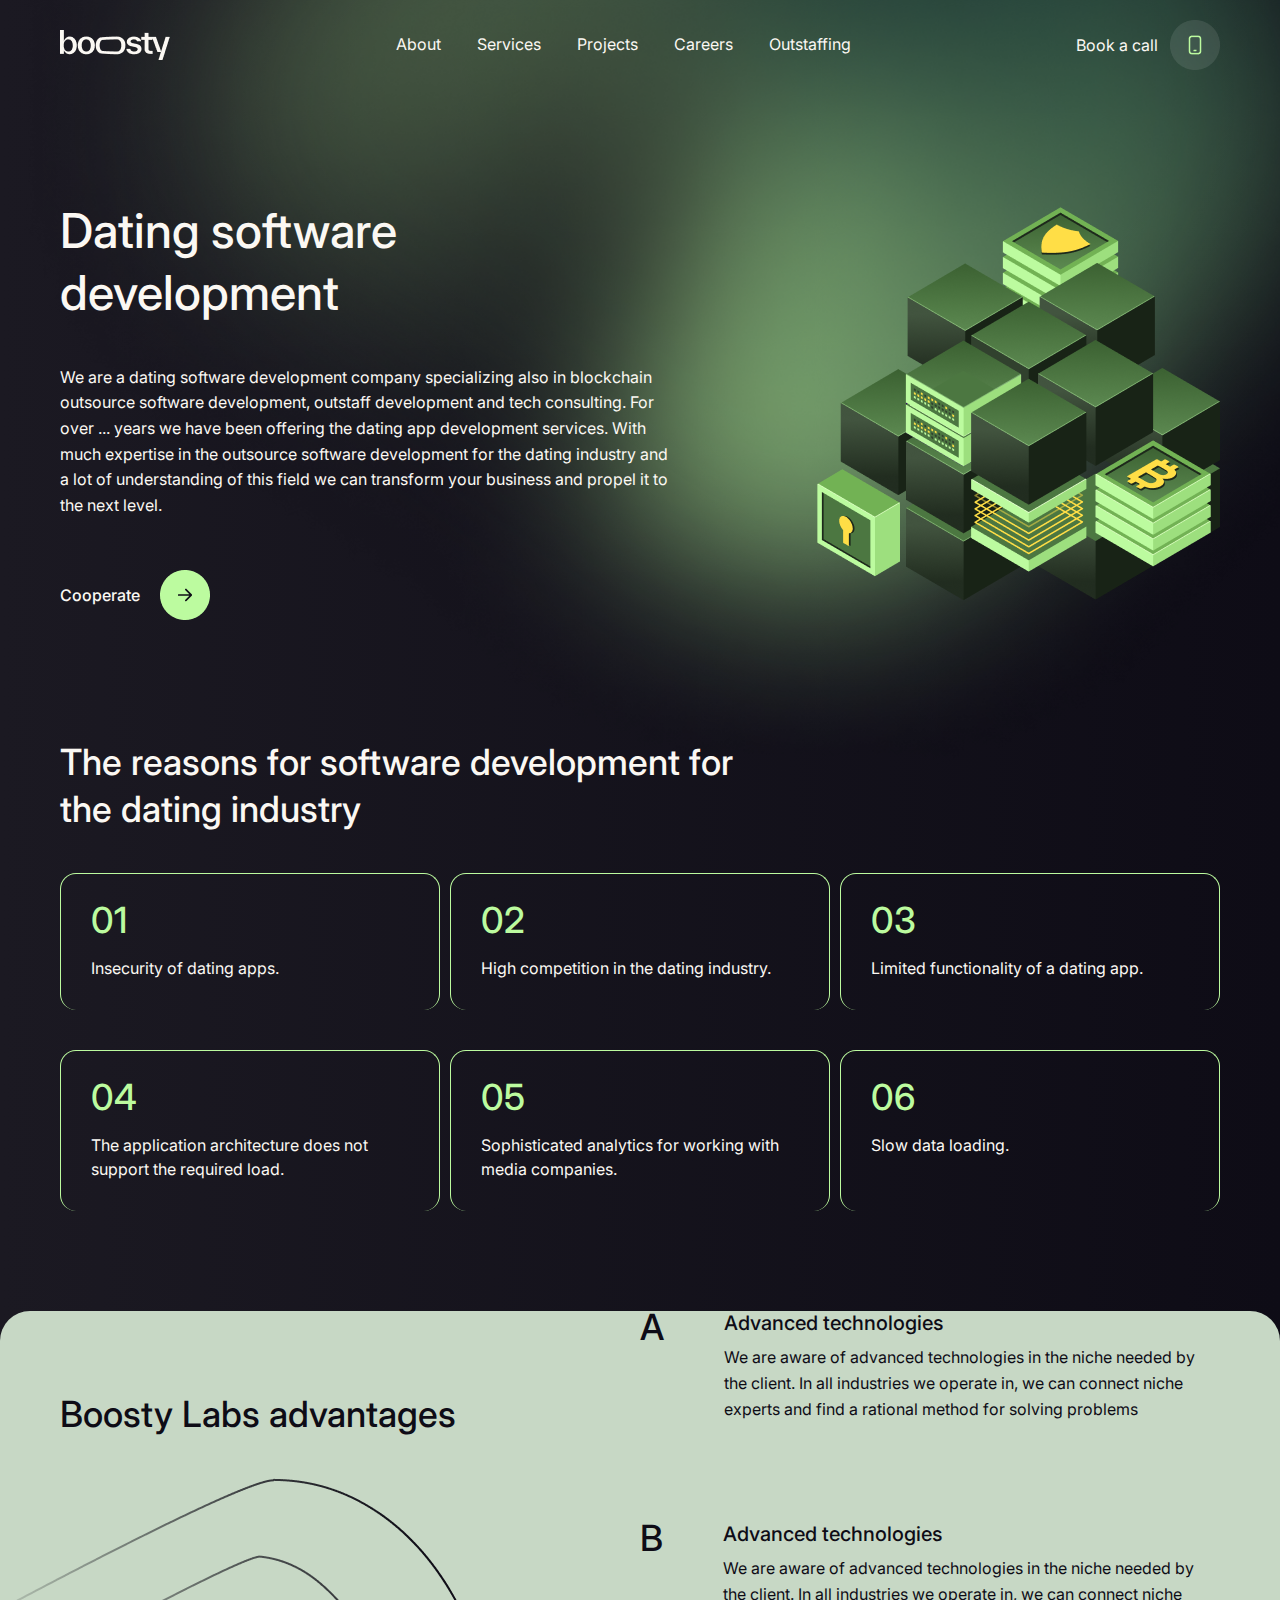
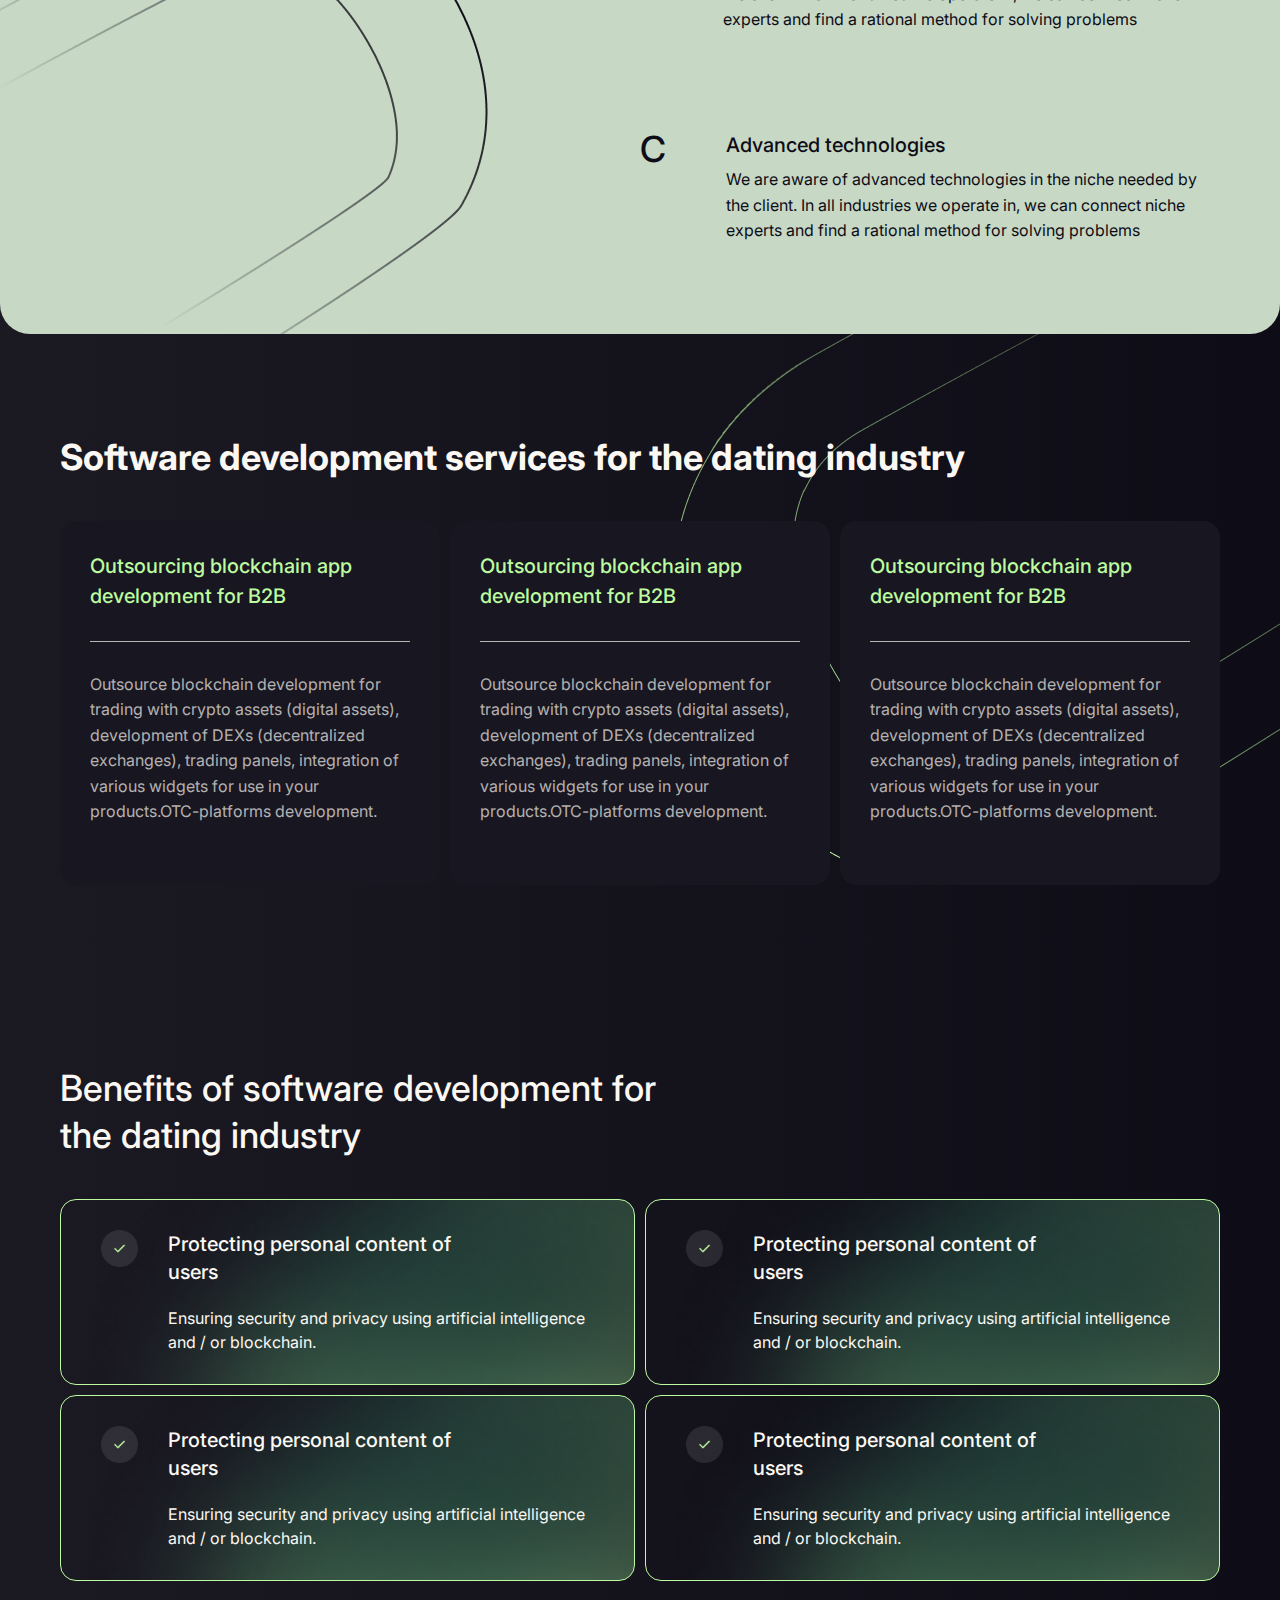
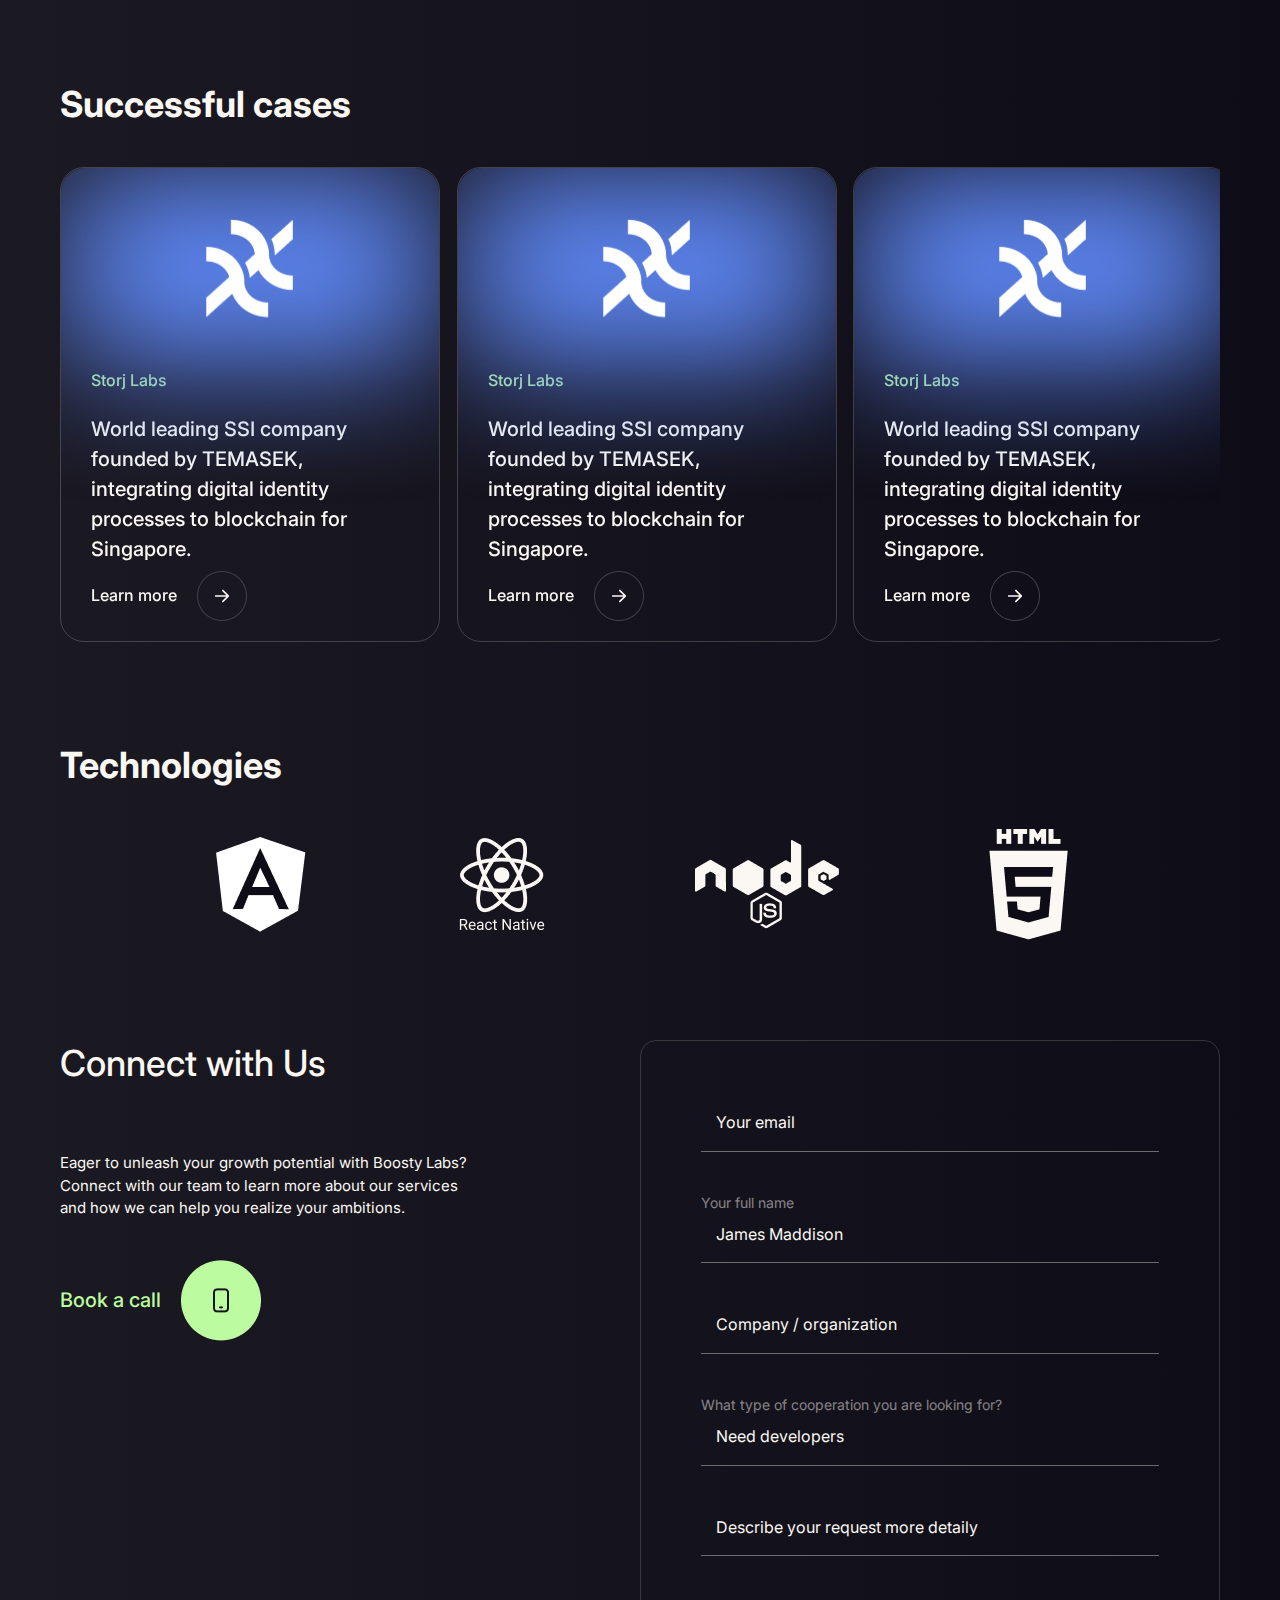
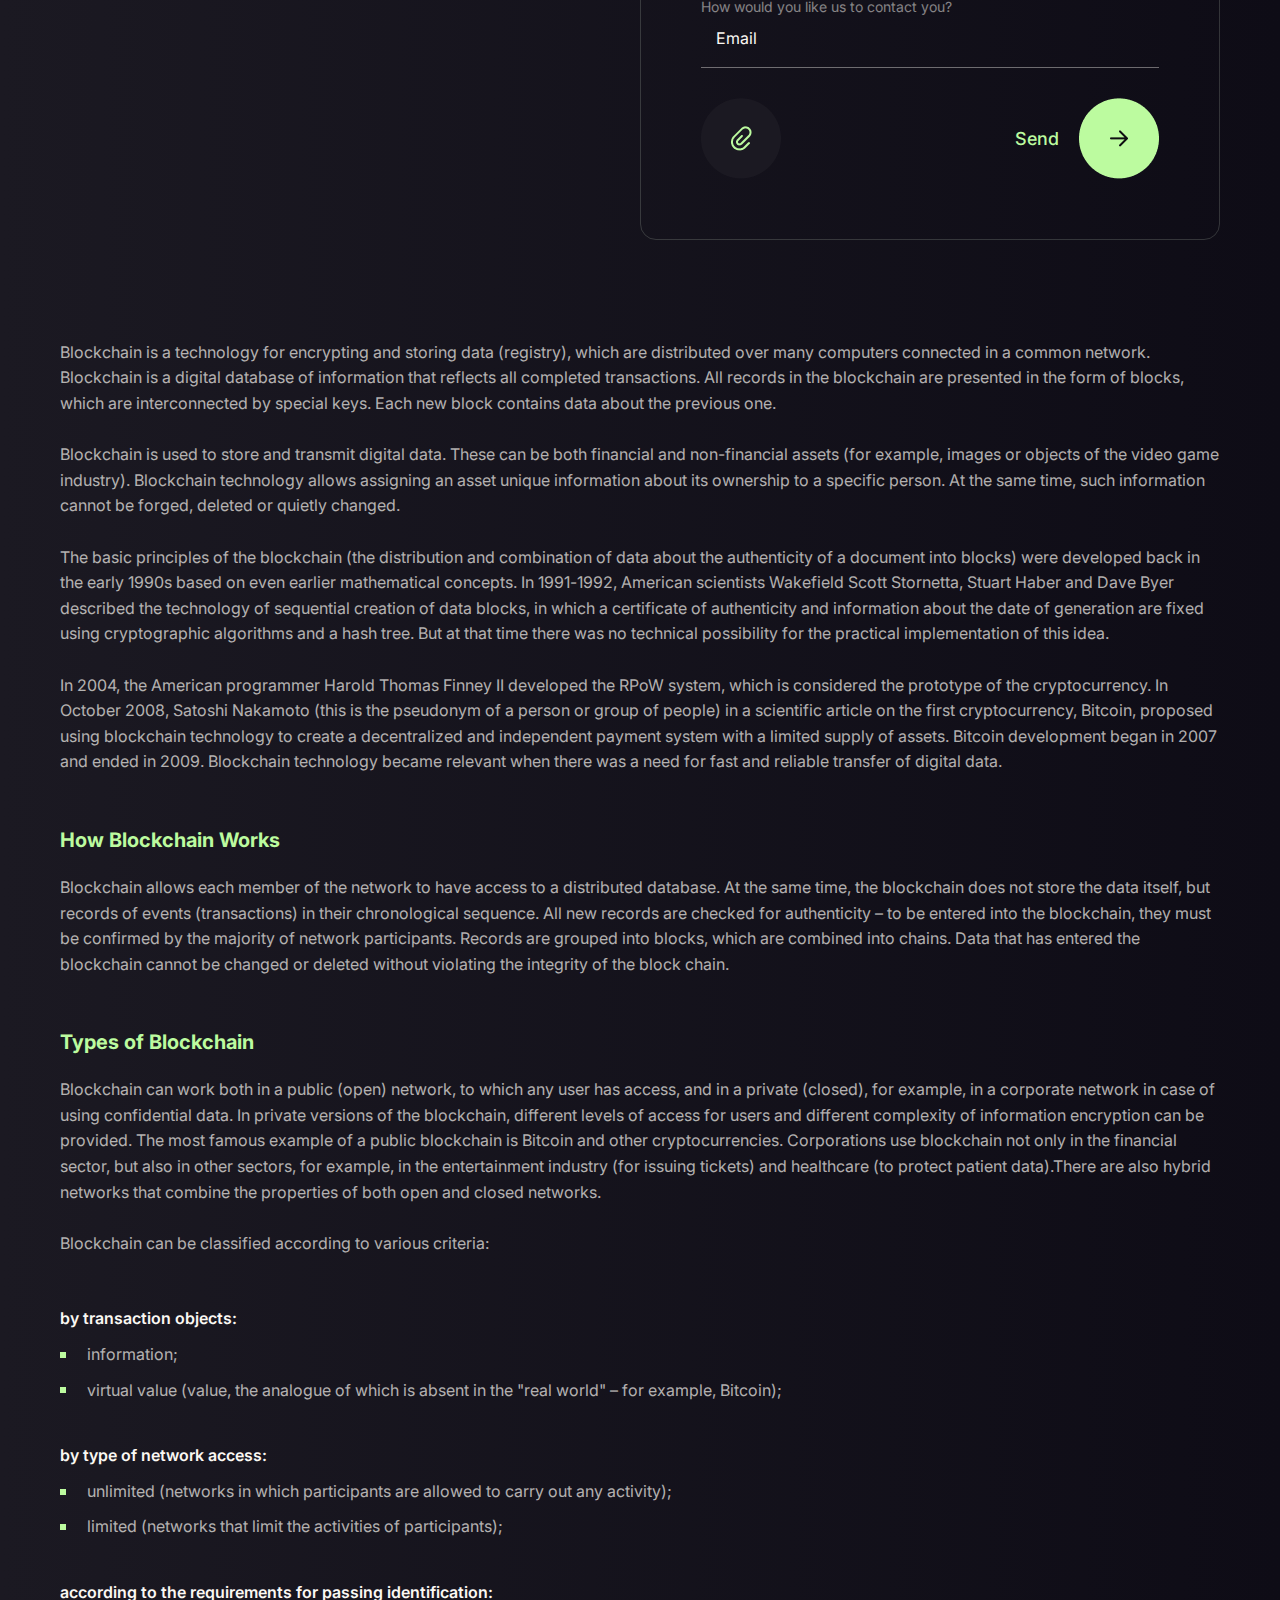
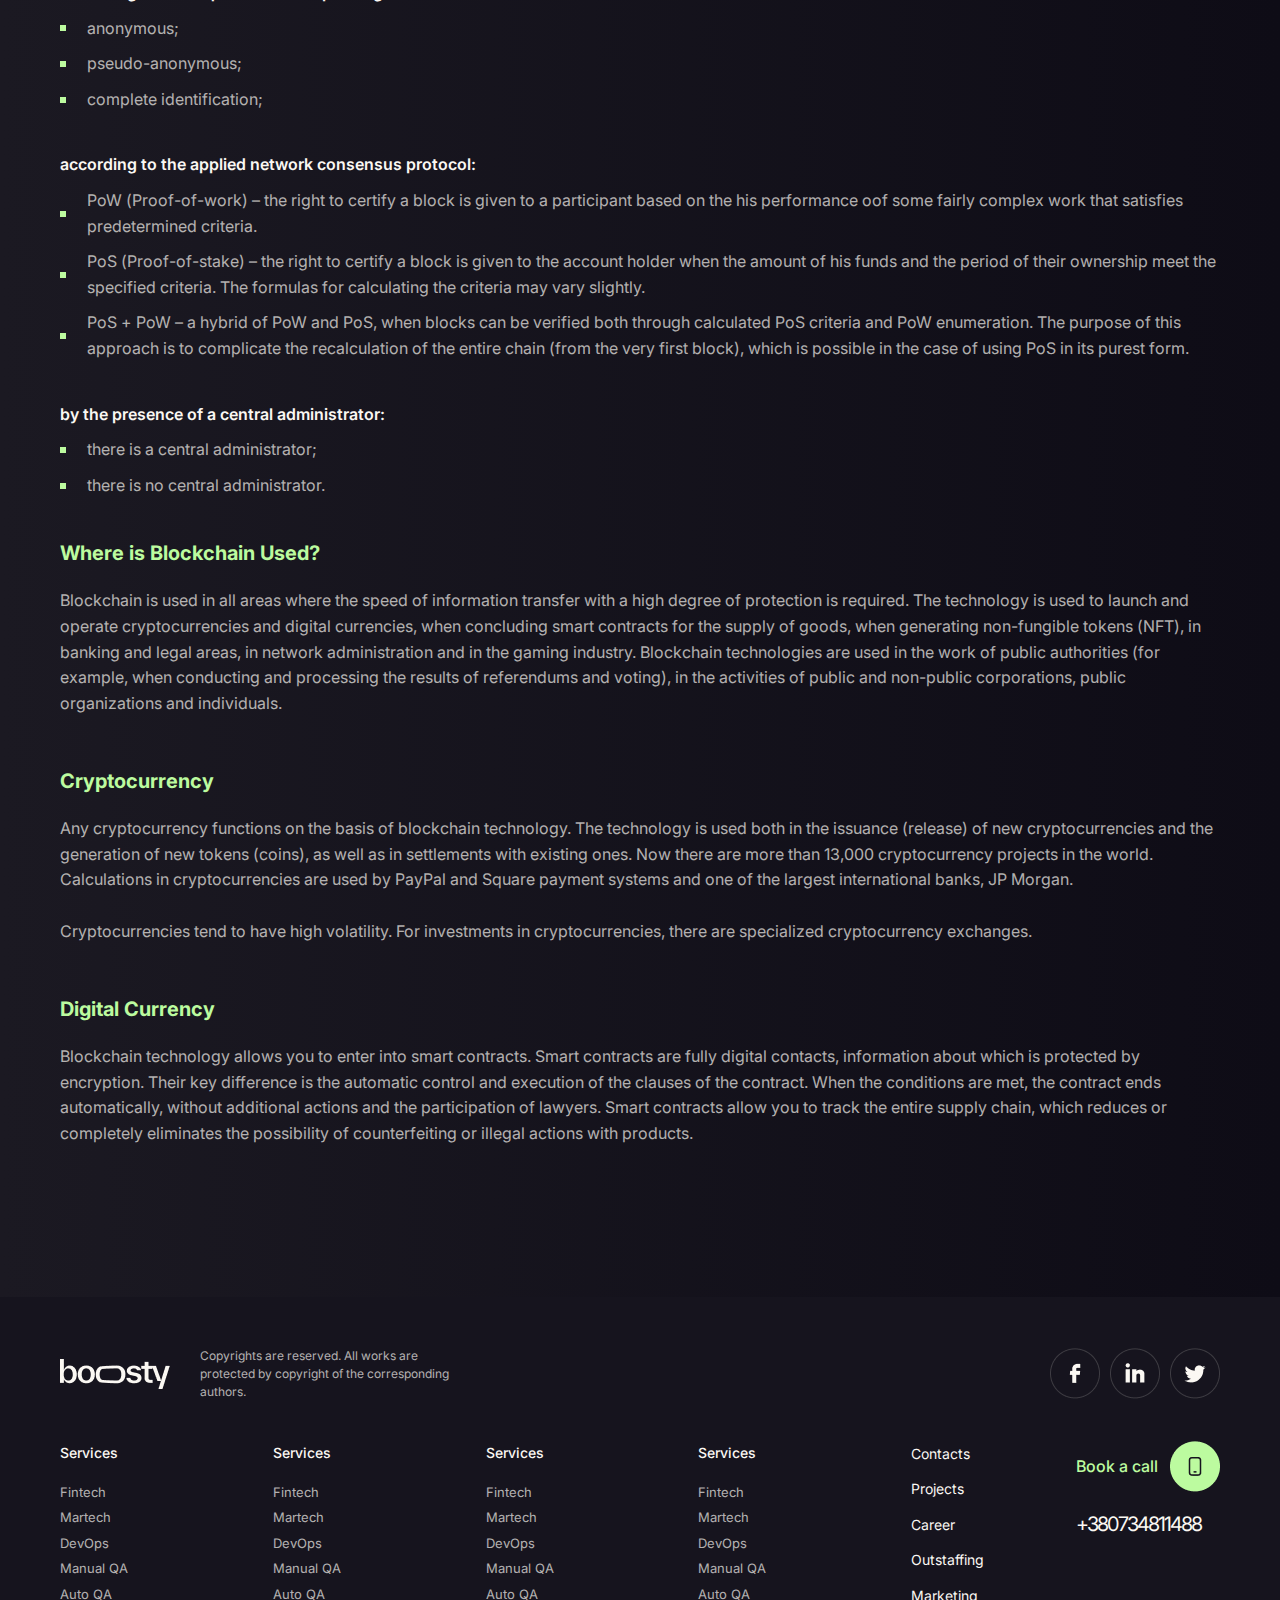
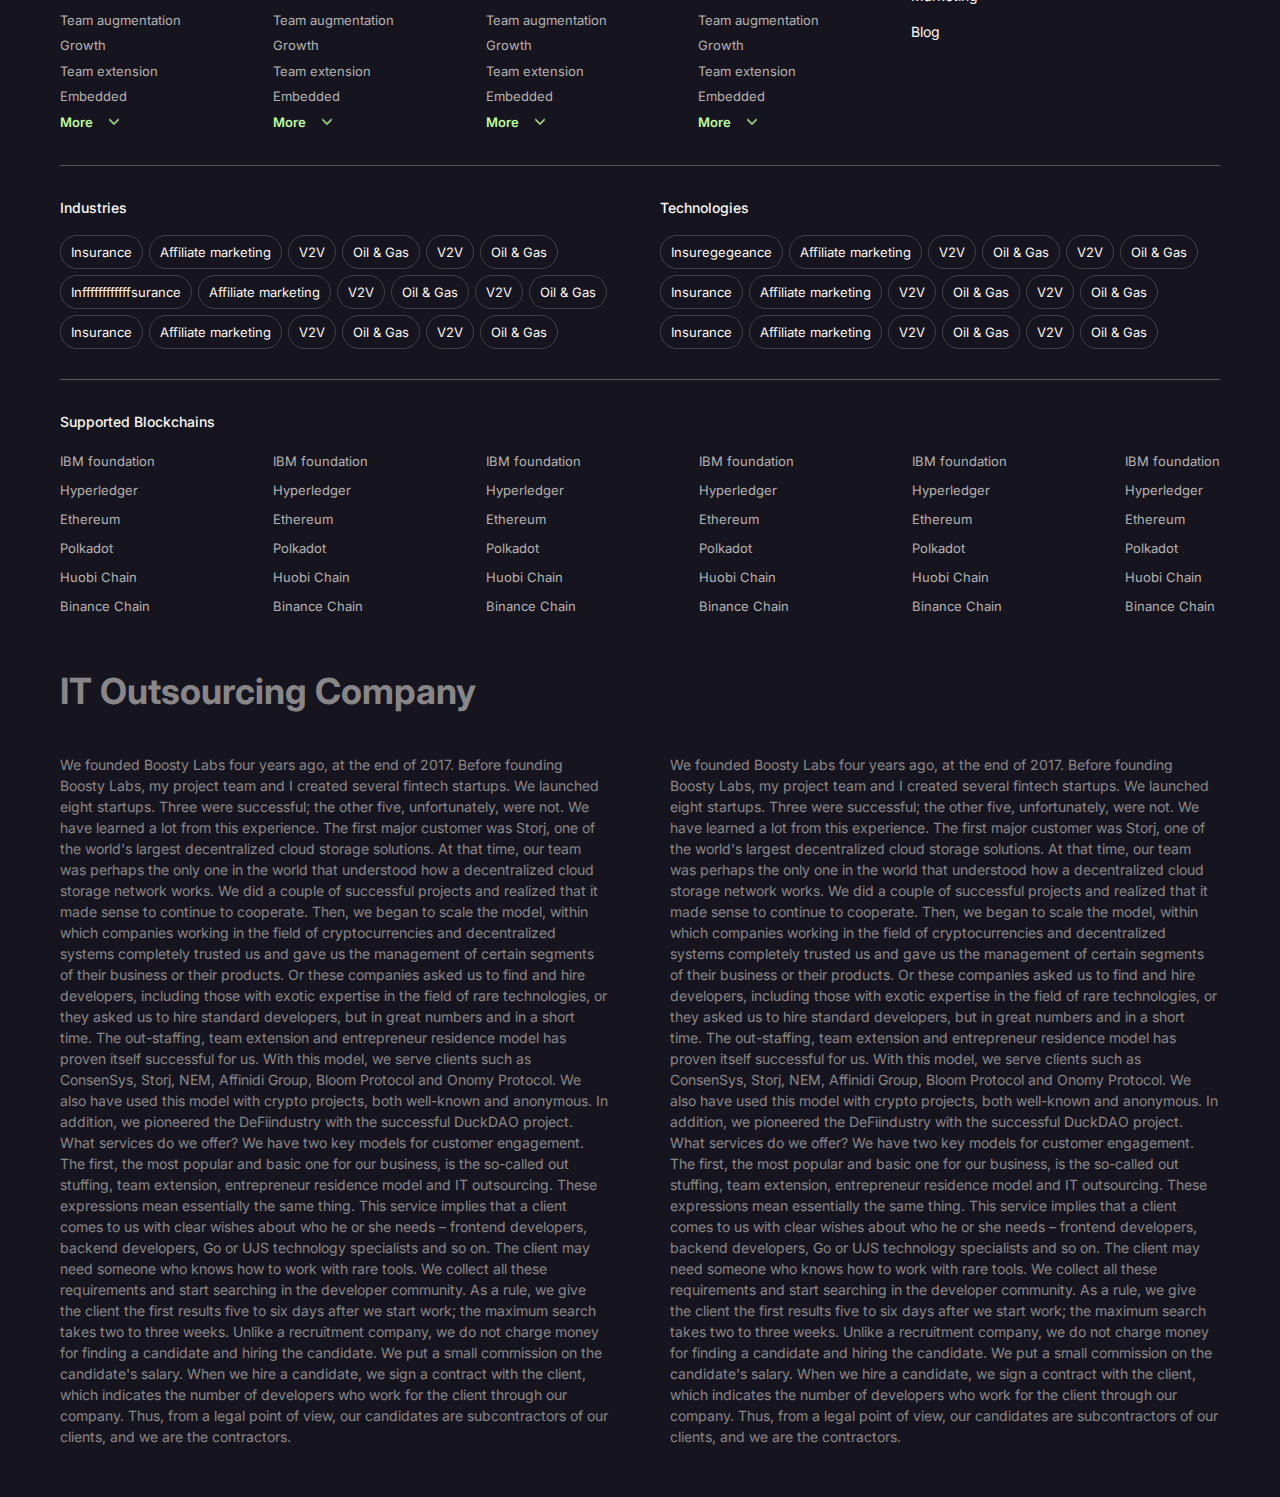
<file: Boosty Labs/industry.html>
<!DOCTYPE html>
<html lang="en">
<head>
    <meta charset="UTF-8">
    <meta http-equiv="X-UA-Compatible" content="IE=edge">
    <meta name="viewport" content="width=device-width, initial-scale=1.0">

    <link href="https://fonts.googleapis.com/css2?family=Inter:wght@100..900&display=swap" rel="stylesheet">
    <link rel="stylesheet" href="https://cdn.jsdelivr.net/npm/swiper@11/swiper-bundle.min.css"/>

    <link rel="stylesheet" href="css/reset.css">
    <link rel="stylesheet" href="css/style.css">
    <link rel="stylesheet" href="css/media.css">

    <title>Boosty Labs</title>
</head>
<body>

    <header class="header">
        <img src="img/decor_header.png" alt="" class="img__header-decor">
        <div class="container">
            <nav class="nav">

                <button class="menu-btn" type="button">
                    <span class="btn-line"></span>
                    <span class="btn-line"></span>
                    <span class="btn-line"></span>
                    <span class="btn-line"></span>
                </button>

                <a href="index.html" class="logo">
                    <img src="img/logo.png" alt="Logo" class="img__logo">
                </a>

                <ul class="nav__items">
                    <li class="nav__item">
                        <a href="about.html" class="nav__link" target="_blank">About</a>
                    </li>
                    <li class="nav__item">
                        <a href="services.html" class="nav__link" target="_blank">Services</a>
                    </li>
                    <li class="nav__item">
                        <a href="project.html" class="nav__link" target="_blank">Projects</a>
                    </li>
                    <li class="nav__item">
                        <a href="career.html" class="nav__link" target="_blank">Careers</a>
                    </li>
                    <li class="nav__item">
                        <a href="outstaffing.html" class="nav__link" target="_blank">Outstaffing</a>
                    </li>
                </ul>

                <div class="nav__about">
                    <a href="#" class="nav__about-link">Book a call</a>
                    <img src="img/nav_about.png" alt="" class="img__nav-about">
                </div>

            </nav>
        </div>
    </header>

    <main>

        <section class="blockchain industry">
            <div class="container">
                <div class="blockchain__inner">
                    <div class="blockchain__inner-info">
                        <h1 class="blockchain__info-title">Dating software development</h1>
                        <p class="blockchain__info-text">We are a dating software development company specializing also in blockchain outsource software development, outstaff development and tech consulting. For over ... years we have been offering the dating app development services. With much expertise in the outsource software development for the dating industry and a lot of understanding of this field we can transform your business and propel it to the next level.</p>
                        <div class="blockchain__info-links">
                            <a href="#" class="blockchain__info-link">Cooperate</a>
                        </div>
                    </div>
                    <div class="blockchain__inner-photo">
                        <img src="img/blockchain.png" alt="" class="img__blockchain-ph">
                    </div>
                </div>
            </div>
        </section>

        <section class="dating">
            <div class="container">
                <h2 class="dating__title">The reasons for software development for the dating industry</h2>
                <div class="dating__items">
                    <div class="dating__item">
                        <div class="dating__item-content">
                            <p class="dating__item-number">01</p>
                            <p class="dating__item-descr">Insecurity of dating apps.</p>
                        </div>
                    </div>
                    <div class="dating__item">
                        <div class="dating__item-content">
                            <p class="dating__item-number">02</p>
                            <p class="dating__item-descr">High competition in the dating industry.</p>
                        </div>
                    </div>
                    <div class="dating__item">
                        <div class="dating__item-content">
                            <p class="dating__item-number">03</p>
                            <p class="dating__item-descr">Limited functionality of a dating app.</p>
                        </div>
                    </div>
                    <div class="dating__item">
                        <div class="dating__item-content">
                            <p class="dating__item-number">04</p>
                            <p class="dating__item-descr">The application architecture does not support the required load.</p>
                        </div>
                    </div>
                    <div class="dating__item">
                        <div class="dating__item-content">
                            <p class="dating__item-number">05</p>
                            <p class="dating__item-descr">Sophisticated analytics for working with media companies.</p>
                        </div>
                    </div>
                    <div class="dating__item">
                        <div class="dating__item-content">
                            <p class="dating__item-number">06</p>
                            <p class="dating__item-descr">Slow data loading.</p>
                        </div>
                    </div>
                </div>
            </div>
        </section>

        <section class="advantages">
            <img src="img/decor_advantages.png" alt="" class="img__advantages-decor">
            <div class="container">
                <div class="advantages__inner">
                    <div class="advantages__inner-about">
                        <h2 class="advantages__about-title">Boosty Labs advantages</h2>
                    </div>
                    <div class="advantages__inner-info">
                        <div class="advantages__info-items">
                            <div class="advantages__info-item">
                                <div class="advantages__item-inner">
                                    <div class="advantages__item-letter">
                                        <p class="advantages__letter-letter">a</p>
                                    </div>
                                    <div class="advantages__item-info">
                                        <h3 class="advantages__info-title">Advanced technologies</h3>
                                        <p class="advantages__info-text">We are aware of advanced technologies in the niche needed by the client. In all industries we operate in, we can connect niche experts and find a rational method for solving problems</p>
                                    </div>
                                </div>
                            </div>
                            <div class="advantages__info-item">
                                <div class="advantages__item-inner">
                                    <div class="advantages__item-letter">
                                        <p class="advantages__letter-letter">b</p>
                                    </div>
                                    <div class="advantages__item-info">
                                        <h3 class="advantages__info-title">Advanced technologies</h3>
                                        <p class="advantages__info-text">We are aware of advanced technologies in the niche needed by the client. In all industries we operate in, we can connect niche experts and find a rational method for solving problems</p>
                                    </div>
                                </div>
                            </div>
                            <div class="advantages__info-item">
                                <div class="advantages__item-inner">
                                    <div class="advantages__item-letter">
                                        <p class="advantages__letter-letter">c</p>
                                    </div>
                                    <div class="advantages__item-info">
                                        <h3 class="advantages__info-title">Advanced technologies</h3>
                                        <p class="advantages__info-text">We are aware of advanced technologies in the niche needed by the client. In all industries we operate in, we can connect niche experts and find a rational method for solving problems</p>
                                    </div>
                                </div>
                            </div>
                        </div>
                    </div>
                </div>
            </div>
        </section>

        <section class="services">
            <img src="img/decor_services.png" alt="" class="img__services-decor">
            <div class="container">
                <h2 class="services__title">Software development services for the dating industry</h2>
                <div class="services__items">
                    <div class="services__item">
                        <div class="services__item-content">
                            <h3 class="services__item-title">Outsourcing blockchain app development for B2B</h3>
                            <div class="services__line"></div>
                            <p class="services__item-text">Outsource blockchain development for trading with crypto assets (digital assets), development of DEXs (decentralized exchanges), trading panels, integration of various widgets for use in your products.OTC-platforms development.</p>
                        </div>
                    </div>
                    <div class="services__item">
                        <div class="services__item-content">
                            <h3 class="services__item-title">Outsourcing blockchain app development for B2B</h3>
                            <div class="services__line"></div>
                            <p class="services__item-text">Outsource blockchain development for trading with crypto assets (digital assets), development of DEXs (decentralized exchanges), trading panels, integration of various widgets for use in your products.OTC-platforms development.</p>
                        </div>
                    </div>
                    <div class="services__item services__item--industry">
                        <div class="services__item-content">
                            <h3 class="services__item-title">Outsourcing blockchain app development for B2B</h3>
                            <div class="services__line"></div>
                            <p class="services__item-text">Outsource blockchain development for trading with crypto assets (digital assets), development of DEXs (decentralized exchanges), trading panels, integration of various widgets for use in your products.OTC-platforms development.</p>
                        </div>
                    </div>
                </div>
            </div>
        </section>

        <section class="software">
            <div class="container">
                <h2 class="software__title">Benefits of software development for the dating industry</h2>
                <div class="software__items">
                    <div class="software__item">
                        <div class="software__item-content">
                            <div class="software__item-inner">
                                <div class="software__item-check">
                                    <img src="img/check.png" alt="" class="img__software-check">
                                </div>
                                <div class="software__item-info">
                                    <h3 class="software__info-title">Protecting personal content of users</h3>
                                    <p class="software__info-text">Ensuring security and privacy using artificial intelligence and / or blockchain.</p>
                                </div>
                            </div>
                        </div>
                    </div>
                    <div class="software__item">
                        <div class="software__item-content">
                            <div class="software__item-inner">
                                <div class="software__item-check">
                                    <img src="img/check.png" alt="" class="img__software-check">
                                </div>
                                <div class="software__item-info">
                                    <h3 class="software__info-title">Protecting personal content of users</h3>
                                    <p class="software__info-text">Ensuring security and privacy using artificial intelligence and / or blockchain.</p>
                                </div>
                            </div>
                        </div>
                    </div>
                    <div class="software__item">
                        <div class="software__item-content">
                            <div class="software__item-inner">
                                <div class="software__item-check">
                                    <img src="img/check.png" alt="" class="img__software-check">
                                </div>
                                <div class="software__item-info">
                                    <h3 class="software__info-title">Protecting personal content of users</h3>
                                    <p class="software__info-text">Ensuring security and privacy using artificial intelligence and / or blockchain.</p>
                                </div>
                            </div>
                        </div>
                    </div>
                    <div class="software__item">
                        <div class="software__item-content">
                            <div class="software__item-inner">
                                <div class="software__item-check">
                                    <img src="img/check.png" alt="" class="img__software-check">
                                </div>
                                <div class="software__item-info">
                                    <h3 class="software__info-title">Protecting personal content of users</h3>
                                    <p class="software__info-text">Ensuring security and privacy using artificial intelligence and / or blockchain.</p>
                                </div>
                            </div>
                        </div>
                    </div>
                </div>
            </div>
        </section>

        <section class="saccessful">
            <div class="container">
                <h2 class="services__title saccessful__title">Successful cases</h2>
                <div class="saccessful__slider">
                    <!-- Swiper -->
                    <div class="swiper saccessful__swiper">
                        <div class="swiper-wrapper">
                            <div class="swiper-slide">
                                <div class="projects__item">
                                    <div class="projects__item-content">
                                        <div class="project__content-top">
                                            <img src="img/project_item-1.png" alt="" class="img__project-top">
                                        </div>
                                        <div class="project__content-bottom">
                                            <div class="project__bottom-inner">
                                                <div class="project__inner-inner">
                                                    <h4 class="project__bottom-suptitle">Storj Labs</h4>
                                                    <h3 class="project__bottom-title">World leading SSI company founded by TEMASEK, integrating digital identity processes to blockchain for Singapore.</h3>
                                                </div>
                                                <div class="project__bottom-links">
                                                    <a href="article.html" class="project__bottom-link" target="_blank">Learn more</a>
                                                </div>
                                            </div>
                                        </div>
                                    </div>
                                </div>
                            </div>
                            <div class="swiper-slide">
                                <div class="projects__item">
                                    <div class="projects__item-content">
                                        <div class="project__content-top">
                                            <img src="img/project_item-1.png" alt="" class="img__project-top">
                                        </div>
                                        <div class="project__content-bottom">
                                            <div class="project__bottom-inner">
                                                <div class="project__inner-inner">
                                                    <h4 class="project__bottom-suptitle">Storj Labs</h4>
                                                    <h3 class="project__bottom-title">World leading SSI company founded by TEMASEK, integrating digital identity processes to blockchain for Singapore.</h3>
                                                </div>
                                                <div class="project__bottom-links">
                                                    <a href="article.html" class="project__bottom-link" target="_blank">Learn more</a>
                                                </div>
                                            </div>
                                        </div>
                                    </div>
                                </div>
                            </div>
                            <div class="swiper-slide">
                                <div class="projects__item">
                                    <div class="projects__item-content">
                                        <div class="project__content-top">
                                            <img src="img/project_item-1.png" alt="" class="img__project-top">
                                        </div>
                                        <div class="project__content-bottom">
                                            <div class="project__bottom-inner">
                                                <div class="project__inner-inner">
                                                    <h4 class="project__bottom-suptitle">Storj Labs</h4>
                                                    <h3 class="project__bottom-title">World leading SSI company founded by TEMASEK, integrating digital identity processes to blockchain for Singapore.</h3>
                                                </div>
                                                <div class="project__bottom-links">
                                                    <a href="article.html" class="project__bottom-link" target="_blank">Learn more</a>
                                                </div>
                                            </div>
                                        </div>
                                    </div>
                                </div>
                            </div>
                            <div class="swiper-slide">
                                <div class="projects__item">
                                    <div class="projects__item-content">
                                        <div class="project__content-top">
                                            <img src="img/project_item-1.png" alt="" class="img__project-top">
                                        </div>
                                        <div class="project__content-bottom">
                                            <div class="project__bottom-inner">
                                                <div class="project__inner-inner">
                                                    <h4 class="project__bottom-suptitle">Storj Labs</h4>
                                                    <h3 class="project__bottom-title">World leading SSI company founded by TEMASEK, integrating digital identity processes to blockchain for Singapore.</h3>
                                                </div>
                                                <div class="project__bottom-links">
                                                    <a href="article.html" class="project__bottom-link" target="_blank">Learn more</a>
                                                </div>
                                            </div>
                                        </div>
                                    </div>
                                </div>
                            </div>
                        </div>
                        <div class="swiper-pagination"></div>
                    </div>
                </div>
                <h2 class="services__title technologies__title">Technologies</h2>
                <div class="technologies__items">
                    <img src="img/technologies-1.png" alt="" class="img__technologies">
                    <img src="img/technologies-2.png" alt="" class="img__technologies">
                    <img src="img/technologies-3.png" alt="" class="img__technologies">
                    <img src="img/technologies-4.png" alt="" class="img__technologies">
                </div>
            </div>
        </section>

        <section class="connect">
            <div class="container">
                <div class="connect__inner">
                    <div class="connect__inner-info">
                        <h2 class="connect__info-title">Connect with Us</h2>
                        <p class="connect__info-text">Eager to unleash your growth potential with Boosty Labs? Connect with our team to learn more about our services and how we can help you realize your ambitions.</p>
                        <div class="connect__info-call">
                            <p class="connect__call-text">Book a call</p>
                            <img src="img/telephone.png" alt="" class="img__connect-call">
                        </div>
                    </div>
                    <div class="connect__inner-form">
                        <div class="connect__form-content">
                            <div class="connect__form-inputs">
                                <div class="connect__form-input">
                                    <input type="text" class="input__connect-form" placeholder="Your email">
                                </div>
                                <div class="connect__form-input">
                                    <h3 class="connect__input-suptetitle">Your full name</h3>
                                    <input type="text" class="input__connect-form" placeholder="James Maddison">
                                </div>
                                <div class="connect__form-input">
                                    <input type="text" class="input__connect-form" placeholder="Company / organization">
                                </div>
                                <div class="connect__form-input">
                                    <h3 class="connect__input-suptetitle">What type of cooperation you are looking for?</h3>
                                    <input type="text" class="input__connect-form" placeholder="Need developers">
                                </div>
                                <div class="connect__form-input">
                                    <input type="text" class="input__connect-form" placeholder="Describe your request more detaily">
                                </div>
                                <div class="connect__form-input">
                                    <h3 class="connect__input-suptetitle">How would you like us to contact you?</h3>
                                    <input type="text" class="input__connect-form" placeholder="Email">
                                </div>
                            </div>
                            <div class="connect__form-bottom">
                                <a href="#" class="connect__bottom-attach">
                                    <img src="img/attach.png" alt="" class="img__form-attach">
                                </a>
                                <div class="connect__bottom-send">
                                    <a href="#" class="connect__send-text">Send</a>
                                    <img src="img/lightGreen_arrow-right.png" alt="" class="img__connect-send">
                                </div>
                            </div>
                        </div>
                    </div>
                </div>
            </div>
        </section>

        <article class="info">
            <div class="container">
                <p class="info__text">Blockchain is a technology for encrypting and storing data (registry), which are distributed over many computers connected in a common network. Blockchain is a digital database of information that reflects all completed transactions. All records in the blockchain are presented in the form of blocks, which are interconnected by special keys. Each new block contains data about the previous one.
                    <br><br>Blockchain is used to store and transmit digital data. These can be both financial and non-financial assets (for example, images or objects of the video game industry). Blockchain technology allows assigning an asset unique information about its ownership to a specific person. At the same time, such information cannot be forged, deleted or quietly changed.
                    <br><br>The basic principles of the blockchain (the distribution and combination of data about the authenticity of a document into blocks) were developed back in the early 1990s based on even earlier mathematical concepts. In 1991-1992, American scientists Wakefield Scott Stornetta, Stuart Haber and Dave Byer described the technology of sequential creation of data blocks, in which a certificate of authenticity and information about the date of generation are fixed using cryptographic algorithms and a hash tree. But at that time there was no technical possibility for the practical implementation of this idea.
                    <br><br>In 2004, the American programmer Harold Thomas Finney II developed the RPoW system, which is considered the prototype of the cryptocurrency. In October 2008, Satoshi Nakamoto (this is the pseudonym of a person or group of people) in a scientific article on the first cryptocurrency, Bitcoin, proposed using blockchain technology to create a decentralized and independent payment system with a limited supply of assets. Bitcoin development began in 2007 and ended in 2009. Blockchain technology became relevant when there was a need for fast and reliable transfer of digital data.
                </p>
                <h3 class="info__title">How Blockchain Works</h3>
                <p class="info__text">Blockchain allows each member of the network to have access to a distributed database. At the same time, the blockchain does not store the data itself, but records of events (transactions) in their chronological sequence. All new records are checked for authenticity – to be entered into the blockchain, they must be confirmed by the majority of network participants. Records are grouped into blocks, which are combined into chains. Data that has entered the blockchain cannot be changed or deleted without violating the integrity of the block chain.</p>
                <h3 class="info__title">Types of Blockchain</h3>
                <p class="info__text">Blockchain can work both in a public (open) network, to which any user has access, and in a private (closed), for example, in a corporate network in case of using confidential data. In private versions of the blockchain, different levels of access for users and different complexity of information encryption can be provided. The most famous example of a public blockchain is Bitcoin and other cryptocurrencies. Corporations use blockchain not only in the financial sector, but also in other sectors, for example, in the entertainment industry (for issuing tickets) and healthcare (to protect patient data).There are also hybrid networks that combine the properties of both open and closed networks.
                    <br><br>Blockchain can be classified according to various criteria:</p>
                <ul class="info__classifield-lists">
                    <li class="info__classifield-list">
                        <h4 class="classifield__list-title">by transaction objects:</h4>
                    </li>
                    <li class="info__classifield-list info__classifield-list--mark">
                        <p class="classifield__list-text">information;</p>
                    </li>
                    <li class="info__classifield-list info__classifield-list--mark">
                        <p class="classifield__list-text">virtual value (value, the analogue of which is absent in the "real world" – for example, Bitcoin);</p>
                    </li>
                </ul>
                <ul class="info__classifield-lists">
                    <li class="info__classifield-list">
                        <h4 class="classifield__list-title">by type of network access:</h4>
                    </li>
                    <li class="info__classifield-list info__classifield-list--mark">
                        <p class="classifield__list-text">unlimited (networks in which participants are allowed to carry out any activity);</p>
                    </li>
                    <li class="info__classifield-list info__classifield-list--mark">
                        <p class="classifield__list-text">limited (networks that limit the activities of participants);</p>
                    </li>
                </ul>
                <ul class="info__classifield-lists">
                    <li class="info__classifield-list">
                        <h4 class="classifield__list-title">according to the requirements for passing identification:</h4>
                    </li>
                    <li class="info__classifield-list info__classifield-list--mark">
                        <p class="classifield__list-text">anonymous;</p>
                    </li>
                    <li class="info__classifield-list info__classifield-list--mark">
                        <p class="classifield__list-text">pseudo-anonymous;</p>
                    </li>
                    <li class="info__classifield-list info__classifield-list--mark">
                        <p class="classifield__list-text">complete identification;</p>
                    </li>
                </ul>
                <ul class="info__classifield-lists">
                    <li class="info__classifield-list">
                        <h4 class="classifield__list-title">according to the applied network consensus protocol:</h4>
                    </li>
                    <li class="info__classifield-list info__classifield-list--mark">
                        <p class="classifield__list-text"><span>PoW (Proof-of-work)</span> – the right to certify a block is given to a participant based on the his performance oof some fairly complex work that satisfies predetermined criteria.</p>
                    </li>
                    <li class="info__classifield-list info__classifield-list--mark">
                        <p class="classifield__list-text"><span>PoS (Proof-of-stake)</span> – the right to certify a block is given to the account holder when the amount of his funds and the period of their ownership meet the specified criteria. The formulas for calculating the criteria may vary slightly.</p>
                    </li>
                    <li class="info__classifield-list info__classifield-list--mark">
                        <p class="classifield__list-text"><span>PoS + PoW</span> – a hybrid of PoW and PoS, when blocks can be verified both through calculated PoS criteria and PoW enumeration. The purpose of this approach is to complicate the recalculation of the entire chain (from the very first block), which is possible in the case of using PoS in its purest form.</p>
                    </li>
                </ul>
                <ul class="info__classifield-lists">
                    <li class="info__classifield-list">
                        <h4 class="classifield__list-title">by the presence of a central administrator:</h4>
                    </li>
                    <li class="info__classifield-list info__classifield-list--mark">
                        <p class="classifield__list-text">there is a central administrator;</p>
                    </li>
                    <li class="info__classifield-list info__classifield-list--mark">
                        <p class="classifield__list-text">there is no central administrator.</p>
                    </li>
                </ul>
                <h3 class="info__title">Where is Blockchain Used?</h3>
                <p class="info__text">Blockchain is used in all areas where the speed of information transfer with a high degree of protection is required. The technology is used to launch and operate cryptocurrencies and digital currencies, when concluding smart contracts for the supply of goods, when generating non-fungible tokens (NFT), in banking and legal areas, in network administration and in the gaming industry. Blockchain technologies are used in the work of public authorities (for example, when conducting and processing the results of referendums and voting), in the activities of public and non-public corporations, public organizations and individuals.</p>
                <h3 class="info__title">Cryptocurrency</h3>
                <p class="info__text">Any cryptocurrency functions on the basis of blockchain technology. The technology is used both in the issuance (release) of new cryptocurrencies and the generation of new tokens (coins), as well as in settlements with existing ones. Now there are more than 13,000 cryptocurrency projects in the world. Calculations in cryptocurrencies are used by PayPal and Square payment systems and one of the largest international banks, JP Morgan.
                    <br><br>Cryptocurrencies tend to have high volatility. For investments in cryptocurrencies, there are specialized cryptocurrency exchanges.</p>
                <h3 class="info__title">Digital Currency</h3>
                <p class="info__text">Blockchain technology allows you to enter into smart contracts. Smart contracts are fully digital contacts, information about which is protected by encryption. Their key difference is the automatic control and execution of the clauses of the contract. When the conditions are met, the contract ends automatically, without additional actions and the participation of lawyers. Smart contracts allow you to track the entire supply chain, which reduces or completely eliminates the possibility of counterfeiting or illegal actions with products.</p>
            </div>
        </article>

    </main>

    <footer class="footer">

        <div class="container">
            <div class="footer__top">
                <div class="footer__top-info">
                    <div class="footer__top-info-inner">
                        <a href="index.html" class="logo">
                            <img src="img/logo.png" alt="Logo" class="img__logo">
                        </a>
                        <p class="footer__top-inner-text">Copyrights are reserved. All works are protected by copyright of the corresponding authors.</p>
                    </div>
                </div>
                <div class="footer__top-social">
                    <div class="footer__social-items">
                        <a href="#" class="footer__social-link">
                            <img src="img/fb.png" alt="Facebook" class="img__footer-social">
                        </a>
                        <a href="#" class="footer__social-link">
                            <img src="img/in.png" alt="LinkedIn" class="img__footer-social">
                        </a>
                        <a href="#" class="footer__social-link">
                            <img src="img/tw.png" alt="Twitter" class="img__footer-social">
                        </a>
                    </div>
                </div>
            </div>
            <div class="footer__nav">
                <div class="footer__nav-inner">
                    <ul class="footer__nav-items">
                        <li class="footer__nav-item">
                            <h4 class="footer__nav-title">Services</h4>
                        </li>
                        <li class="footer__nav-item">
                            <a href="#" class="footer__nav-link">Fintech</a>
                        </li>
                        <li class="footer__nav-item">
                            <a href="#" class="footer__nav-link">Martech</a>
                        </li>
                        <li class="footer__nav-item">
                            <a href="#" class="footer__nav-link">DevOps</a>
                        </li>
                        <li class="footer__nav-item">
                            <a href="#" class="footer__nav-link">Manual QA</a>
                        </li>
                        <li class="footer__nav-item">
                            <a href="#" class="footer__nav-link">Auto QA</a>
                        </li>
                        <li class="footer__nav-item">
                            <a href="#" class="footer__nav-link">Team augmentation</a>
                        </li>
                        <li class="footer__nav-item">
                            <a href="#" class="footer__nav-link">Growth</a>
                        </li>
                        <li class="footer__nav-item">
                            <a href="#" class="footer__nav-link">Team extension</a>
                        </li>
                        <li class="footer__nav-item">
                            <a href="#" class="footer__nav-link">Embedded</a>
                        </li>
                        <li class="footer__nav-item">
                            <a href="#" class="footer__nav-link footer__nav-link--more">More</a>
                        </li>
                    </ul>
                    <ul class="footer__nav-items">
                        <li class="footer__nav-item">
                            <h4 class="footer__nav-title">Services</h4>
                        </li>
                        <li class="footer__nav-item">
                            <a href="#" class="footer__nav-link">Fintech</a>
                        </li>
                        <li class="footer__nav-item">
                            <a href="#" class="footer__nav-link">Martech</a>
                        </li>
                        <li class="footer__nav-item">
                            <a href="#" class="footer__nav-link">DevOps</a>
                        </li>
                        <li class="footer__nav-item">
                            <a href="#" class="footer__nav-link">Manual QA</a>
                        </li>
                        <li class="footer__nav-item">
                            <a href="#" class="footer__nav-link">Auto QA</a>
                        </li>
                        <li class="footer__nav-item">
                            <a href="#" class="footer__nav-link">Team augmentation</a>
                        </li>
                        <li class="footer__nav-item">
                            <a href="#" class="footer__nav-link">Growth</a>
                        </li>
                        <li class="footer__nav-item">
                            <a href="#" class="footer__nav-link">Team extension</a>
                        </li>
                        <li class="footer__nav-item">
                            <a href="#" class="footer__nav-link">Embedded</a>
                        </li>
                        <li class="footer__nav-item">
                            <a href="#" class="footer__nav-link footer__nav-link--more">More</a>
                        </li>
                    </ul>
                    <ul class="footer__nav-items">
                        <li class="footer__nav-item">
                            <h4 class="footer__nav-title">Services</h4>
                        </li>
                        <li class="footer__nav-item">
                            <a href="#" class="footer__nav-link">Fintech</a>
                        </li>
                        <li class="footer__nav-item">
                            <a href="#" class="footer__nav-link">Martech</a>
                        </li>
                        <li class="footer__nav-item">
                            <a href="#" class="footer__nav-link">DevOps</a>
                        </li>
                        <li class="footer__nav-item">
                            <a href="#" class="footer__nav-link">Manual QA</a>
                        </li>
                        <li class="footer__nav-item">
                            <a href="#" class="footer__nav-link">Auto QA</a>
                        </li>
                        <li class="footer__nav-item">
                            <a href="#" class="footer__nav-link">Team augmentation</a>
                        </li>
                        <li class="footer__nav-item">
                            <a href="#" class="footer__nav-link">Growth</a>
                        </li>
                        <li class="footer__nav-item">
                            <a href="#" class="footer__nav-link">Team extension</a>
                        </li>
                        <li class="footer__nav-item">
                            <a href="#" class="footer__nav-link">Embedded</a>
                        </li>
                        <li class="footer__nav-item">
                            <a href="#" class="footer__nav-link footer__nav-link--more">More</a>
                        </li>
                    </ul>
                    <ul class="footer__nav-items">
                        <li class="footer__nav-item">
                            <h4 class="footer__nav-title">Services</h4>
                        </li>
                        <li class="footer__nav-item">
                            <a href="#" class="footer__nav-link">Fintech</a>
                        </li>
                        <li class="footer__nav-item">
                            <a href="#" class="footer__nav-link">Martech</a>
                        </li>
                        <li class="footer__nav-item">
                            <a href="#" class="footer__nav-link">DevOps</a>
                        </li>
                        <li class="footer__nav-item">
                            <a href="#" class="footer__nav-link">Manual QA</a>
                        </li>
                        <li class="footer__nav-item">
                            <a href="#" class="footer__nav-link">Auto QA</a>
                        </li>
                        <li class="footer__nav-item">
                            <a href="#" class="footer__nav-link">Team augmentation</a>
                        </li>
                        <li class="footer__nav-item">
                            <a href="#" class="footer__nav-link">Growth</a>
                        </li>
                        <li class="footer__nav-item">
                            <a href="#" class="footer__nav-link">Team extension</a>
                        </li>
                        <li class="footer__nav-item">
                            <a href="#" class="footer__nav-link">Embedded</a>
                        </li>
                        <li class="footer__nav-item">
                            <a href="#" class="footer__nav-link footer__nav-link--more">More</a>
                        </li>
                    </ul>
                    <ul class="footer__nav-items">
                        <li class="footer__nav-item footer__nav-item--white">
                            <a href="#" class="footer__nav-link--white">Contacts</a>
                        </li>
                        <li class="footer__nav-item footer__nav-item--white">
                            <a href="#" class="footer__nav-link--white">Projects</a>
                        </li>
                        <li class="footer__nav-item footer__nav-item--white">
                            <a href="#" class="footer__nav-link--white">Career</a>
                        </li>
                        <li class="footer__nav-item footer__nav-item--white">
                            <a href="#" class="footer__nav-link--white">Outstaffing</a>
                        </li>
                        <li class="footer__nav-item footer__nav-item--white">
                            <a href="#" class="footer__nav-link--white">Marketing</a>
                        </li>
                        <li class="footer__nav-item footer__nav-item--white">
                            <a href="#" class="footer__nav-link--white">Blog</a>
                        </li>
                    </ul>
                    <div class="footer__nav-items">
                        <div class="nav__about">
                            <a href="#" class="nav__about-link nav__about-link--green">Book a call</a>
                            <img src="img/footer-nav_about.png" alt="" class="img__nav-about">
                        </div>
                        <a href="tel:380734811488" class="footer__nav-tel">+380734811488</a>
                    </div>
                </div>
            </div>
            <div class="footer__industries">
                <div class="footer__industries-inner">
                    <div class="footer__industries-info">
                        <h4 class="footer__industries-title">Industries</h4>
                        <div class="footer__industries-items">
                            <a href="#" class="footer__industries-link">Insurance</a>
                            <a href="#" class="footer__industries-link">Affiliate marketing</a>
                            <a href="#" class="footer__industries-link">V2V</a>
                            <a href="#" class="footer__industries-link">Oil & Gas</a>
                            <a href="#" class="footer__industries-link">V2V</a>
                            <a href="#" class="footer__industries-link">Oil & Gas</a>
                            <a href="#" class="footer__industries-link">Inffffffffffffsurance</a>
                            <a href="#" class="footer__industries-link">Affiliate marketing</a>
                            <a href="#" class="footer__industries-link">V2V</a>
                            <a href="#" class="footer__industries-link">Oil & Gas</a>
                            <a href="#" class="footer__industries-link">V2V</a>
                            <a href="#" class="footer__industries-link">Oil & Gas</a>
                            <a href="#" class="footer__industries-link">Insurance</a>
                            <a href="#" class="footer__industries-link">Affiliate marketing</a>
                            <a href="#" class="footer__industries-link">V2V</a>
                            <a href="#" class="footer__industries-link">Oil & Gas</a>
                            <a href="#" class="footer__industries-link">V2V</a>
                            <a href="#" class="footer__industries-link">Oil & Gas</a>
                        </div>
                    </div>
                    <div class="footer__industries-info">
                        <h4 class="footer__industries-title">Technologies</h4>
                        <div class="footer__industries-items">
                            <a href="#" class="footer__industries-link">Insuregegeance</a>
                            <a href="#" class="footer__industries-link">Affiliate marketing</a>
                            <a href="#" class="footer__industries-link">V2V</a>
                            <a href="#" class="footer__industries-link">Oil & Gas</a>
                            <a href="#" class="footer__industries-link">V2V</a>
                            <a href="#" class="footer__industries-link">Oil & Gas</a>
                            <a href="#" class="footer__industries-link">Insurance</a>
                            <a href="#" class="footer__industries-link">Affiliate marketing</a>
                            <a href="#" class="footer__industries-link">V2V</a>
                            <a href="#" class="footer__industries-link">Oil & Gas</a>
                            <a href="#" class="footer__industries-link">V2V</a>
                            <a href="#" class="footer__industries-link">Oil & Gas</a>
                            <a href="#" class="footer__industries-link">Insurance</a>
                            <a href="#" class="footer__industries-link">Affiliate marketing</a>
                            <a href="#" class="footer__industries-link">V2V</a>
                            <a href="#" class="footer__industries-link">Oil & Gas</a>
                            <a href="#" class="footer__industries-link">V2V</a>
                            <a href="#" class="footer__industries-link">Oil & Gas</a>
                        </div>
                    </div>
                </div>
            </div>
            <div class="footer__supported">
                <h4 class="footer__industries-title">Supported Blockchains</h4>
                <div class="footer__suported-inner">
                    <ul class="footer__supported-items">
                        <li class="footer__supported-item">
                            <p class="footer__supported-text">IBM foundation</p>
                        </li>
                        <li class="footer__supported-item">
                            <p class="footer__supported-text">Hyperledger</p>
                        </li>
                        <li class="footer__supported-item">
                            <p class="footer__supported-text">Ethereum</p>
                        </li>
                        <li class="footer__supported-item">
                            <p class="footer__supported-text">Polkadot</p>
                        </li>
                        <li class="footer__supported-item">
                            <p class="footer__supported-text">Huobi Chain</p>
                        </li>
                        <li class="footer__supported-item">
                            <p class="footer__supported-text">Binance Chain</p>
                        </li>
                    </ul>
                    <ul class="footer__supported-items">
                        <li class="footer__supported-item">
                            <p class="footer__supported-text">IBM foundation</p>
                        </li>
                        <li class="footer__supported-item">
                            <p class="footer__supported-text">Hyperledger</p>
                        </li>
                        <li class="footer__supported-item">
                            <p class="footer__supported-text">Ethereum</p>
                        </li>
                        <li class="footer__supported-item">
                            <p class="footer__supported-text">Polkadot</p>
                        </li>
                        <li class="footer__supported-item">
                            <p class="footer__supported-text">Huobi Chain</p>
                        </li>
                        <li class="footer__supported-item">
                            <p class="footer__supported-text">Binance Chain</p>
                        </li>
                    </ul>
                    <ul class="footer__supported-items">
                        <li class="footer__supported-item">
                            <p class="footer__supported-text">IBM foundation</p>
                        </li>
                        <li class="footer__supported-item">
                            <p class="footer__supported-text">Hyperledger</p>
                        </li>
                        <li class="footer__supported-item">
                            <p class="footer__supported-text">Ethereum</p>
                        </li>
                        <li class="footer__supported-item">
                            <p class="footer__supported-text">Polkadot</p>
                        </li>
                        <li class="footer__supported-item">
                            <p class="footer__supported-text">Huobi Chain</p>
                        </li>
                        <li class="footer__supported-item">
                            <p class="footer__supported-text">Binance Chain</p>
                        </li>
                    </ul>
                    <ul class="footer__supported-items">
                        <li class="footer__supported-item">
                            <p class="footer__supported-text">IBM foundation</p>
                        </li>
                        <li class="footer__supported-item">
                            <p class="footer__supported-text">Hyperledger</p>
                        </li>
                        <li class="footer__supported-item">
                            <p class="footer__supported-text">Ethereum</p>
                        </li>
                        <li class="footer__supported-item">
                            <p class="footer__supported-text">Polkadot</p>
                        </li>
                        <li class="footer__supported-item">
                            <p class="footer__supported-text">Huobi Chain</p>
                        </li>
                        <li class="footer__supported-item">
                            <p class="footer__supported-text">Binance Chain</p>
                        </li>
                    </ul>
                    <ul class="footer__supported-items">
                        <li class="footer__supported-item">
                            <p class="footer__supported-text">IBM foundation</p>
                        </li>
                        <li class="footer__supported-item">
                            <p class="footer__supported-text">Hyperledger</p>
                        </li>
                        <li class="footer__supported-item">
                            <p class="footer__supported-text">Ethereum</p>
                        </li>
                        <li class="footer__supported-item">
                            <p class="footer__supported-text">Polkadot</p>
                        </li>
                        <li class="footer__supported-item">
                            <p class="footer__supported-text">Huobi Chain</p>
                        </li>
                        <li class="footer__supported-item">
                            <p class="footer__supported-text">Binance Chain</p>
                        </li>
                    </ul>
                    <ul class="footer__supported-items">
                        <li class="footer__supported-item">
                            <p class="footer__supported-text">IBM foundation</p>
                        </li>
                        <li class="footer__supported-item">
                            <p class="footer__supported-text">Hyperledger</p>
                        </li>
                        <li class="footer__supported-item">
                            <p class="footer__supported-text">Ethereum</p>
                        </li>
                        <li class="footer__supported-item">
                            <p class="footer__supported-text">Polkadot</p>
                        </li>
                        <li class="footer__supported-item">
                            <p class="footer__supported-text">Huobi Chain</p>
                        </li>
                        <li class="footer__supported-item">
                            <p class="footer__supported-text">Binance Chain</p>
                        </li>
                    </ul>
                </div>
            </div>
            <div class="footer__company">
                <h3 class="footer__company-title">IT Outsourcing Company</h3>
                <div class="footer__company-inner">
                    <div class="footer__company-info">
                        <p class="footer__company-text">We founded Boosty Labs four years ago, at the end of 2017. Before founding Boosty Labs, my project team and I created several fintech startups. We launched eight startups. Three were successful; the other five, unfortunately, were not. We have learned a lot from this experience.

                            The first major customer was Storj, one of the world's largest decentralized cloud storage solutions. At that time, our team was perhaps the only one in the world that understood how a decentralized cloud storage network works. We did a couple of successful projects and realized that it made sense to continue to cooperate.
                            
                            Then, we began to scale the model, within which companies working in the field of cryptocurrencies and decentralized systems completely trusted us and gave us the management of certain segments of their business or their products. Or these companies asked us to find and hire developers, including those with exotic expertise in the field of rare technologies, or they asked us to hire standard developers, but in great numbers and in a short time.
                            
                            The out-staffing, team extension and entrepreneur residence model has proven itself successful for us. With this model, we serve clients such as ConsenSys, Storj, NEM, Affinidi Group, Bloom Protocol and Onomy Protocol. We also have used this model with crypto projects, both well-known and anonymous. In addition, we pioneered the DeFiindustry with the successful DuckDAO project.
                            
                            What services do we offer? We have two key models for customer engagement. The first, the most popular and basic one for our business, is the so-called out stuffing, team extension, entrepreneur residence model and IT outsourcing. These expressions mean essentially the same thing. This service implies that a client comes to us with clear wishes about who he or she needs – frontend developers, backend developers, Go or UJS technology specialists and so on. The client may need someone who knows how to work with rare tools.
                            
                            We collect all these requirements and start searching in the developer community. As a rule, we give the client the first results five to six days after we start work; the maximum search takes two to three weeks. Unlike a recruitment company, we do not charge money for finding a candidate and hiring the candidate. We put a small commission on the candidate's salary. When we hire a candidate, we sign a contract with the client, which indicates the number of developers who work for the client through our company. Thus, from a legal point of view, our candidates are subcontractors of our clients, and we are the contractors.</p>
                    </div>
                    <div class="footer__company-info">
                        <p class="footer__company-text">We founded Boosty Labs four years ago, at the end of 2017. Before founding Boosty Labs, my project team and I created several fintech startups. We launched eight startups. Three were successful; the other five, unfortunately, were not. We have learned a lot from this experience.

                            The first major customer was Storj, one of the world's largest decentralized cloud storage solutions. At that time, our team was perhaps the only one in the world that understood how a decentralized cloud storage network works. We did a couple of successful projects and realized that it made sense to continue to cooperate.
                            
                            Then, we began to scale the model, within which companies working in the field of cryptocurrencies and decentralized systems completely trusted us and gave us the management of certain segments of their business or their products. Or these companies asked us to find and hire developers, including those with exotic expertise in the field of rare technologies, or they asked us to hire standard developers, but in great numbers and in a short time.
                            
                            The out-staffing, team extension and entrepreneur residence model has proven itself successful for us. With this model, we serve clients such as ConsenSys, Storj, NEM, Affinidi Group, Bloom Protocol and Onomy Protocol. We also have used this model with crypto projects, both well-known and anonymous. In addition, we pioneered the DeFiindustry with the successful DuckDAO project.
                            
                            What services do we offer? We have two key models for customer engagement. The first, the most popular and basic one for our business, is the so-called out stuffing, team extension, entrepreneur residence model and IT outsourcing. These expressions mean essentially the same thing. This service implies that a client comes to us with clear wishes about who he or she needs – frontend developers, backend developers, Go or UJS technology specialists and so on. The client may need someone who knows how to work with rare tools.
                            
                            We collect all these requirements and start searching in the developer community. As a rule, we give the client the first results five to six days after we start work; the maximum search takes two to three weeks. Unlike a recruitment company, we do not charge money for finding a candidate and hiring the candidate. We put a small commission on the candidate's salary. When we hire a candidate, we sign a contract with the client, which indicates the number of developers who work for the client through our company. Thus, from a legal point of view, our candidates are subcontractors of our clients, and we are the contractors.</p>
                    </div>
                </div>
            </div>
        </div>

    </footer>
    
    <script src="https://cdn.jsdelivr.net/npm/swiper@11/swiper-bundle.min.js"></script>
    <script src="js/main.js"></script>
</body>
</html>
</file>
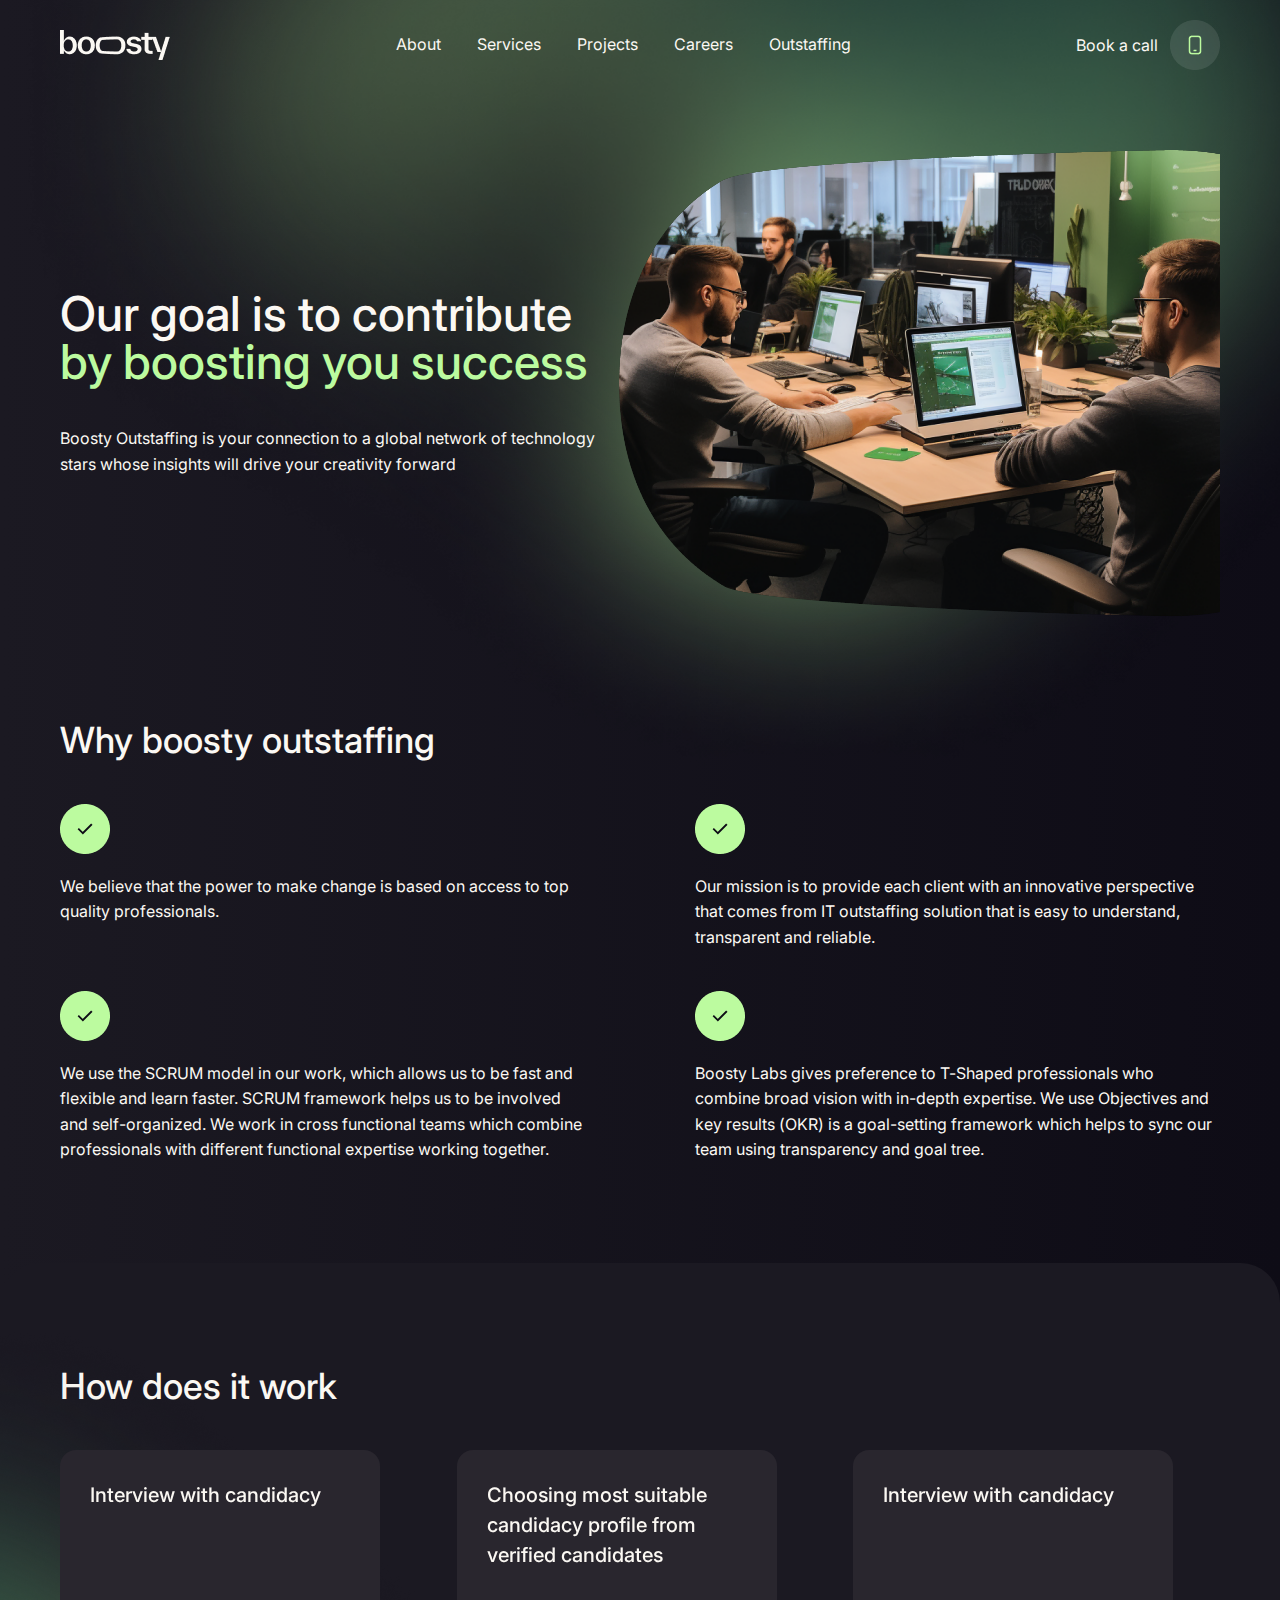
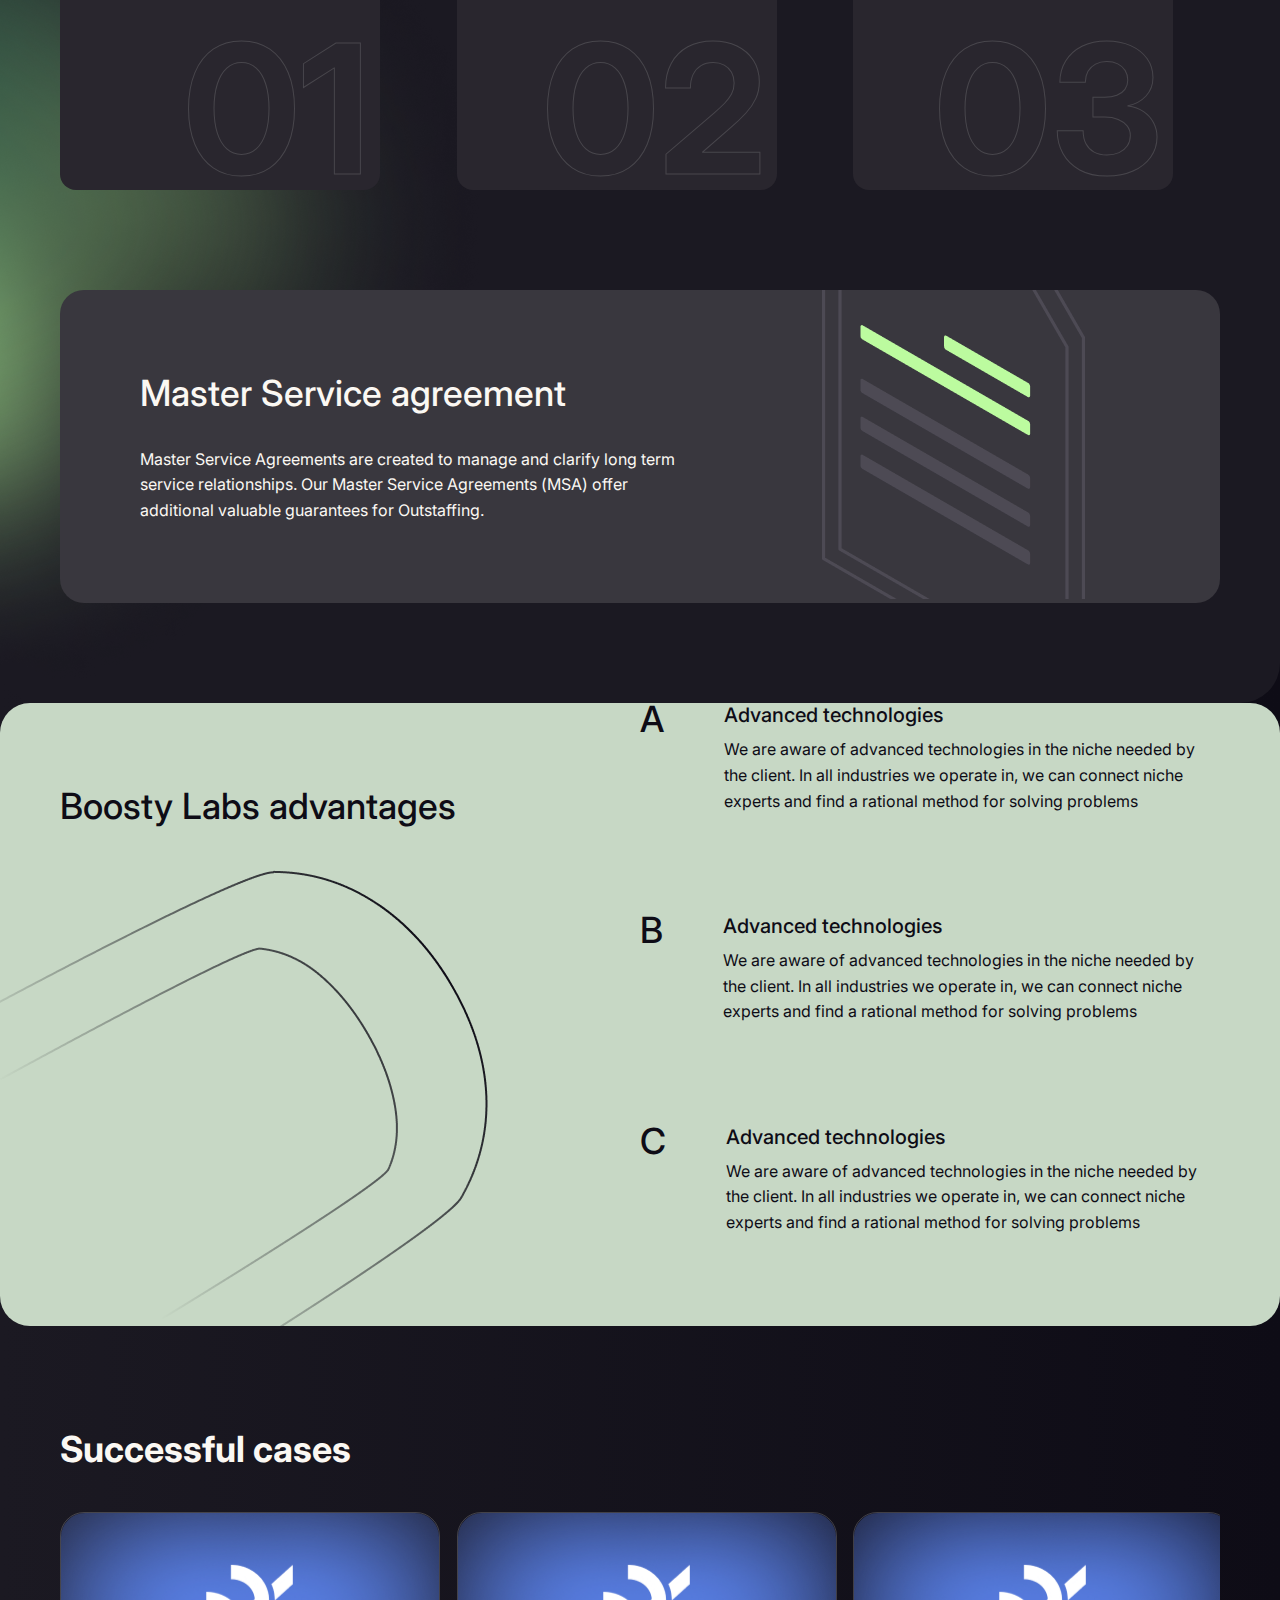
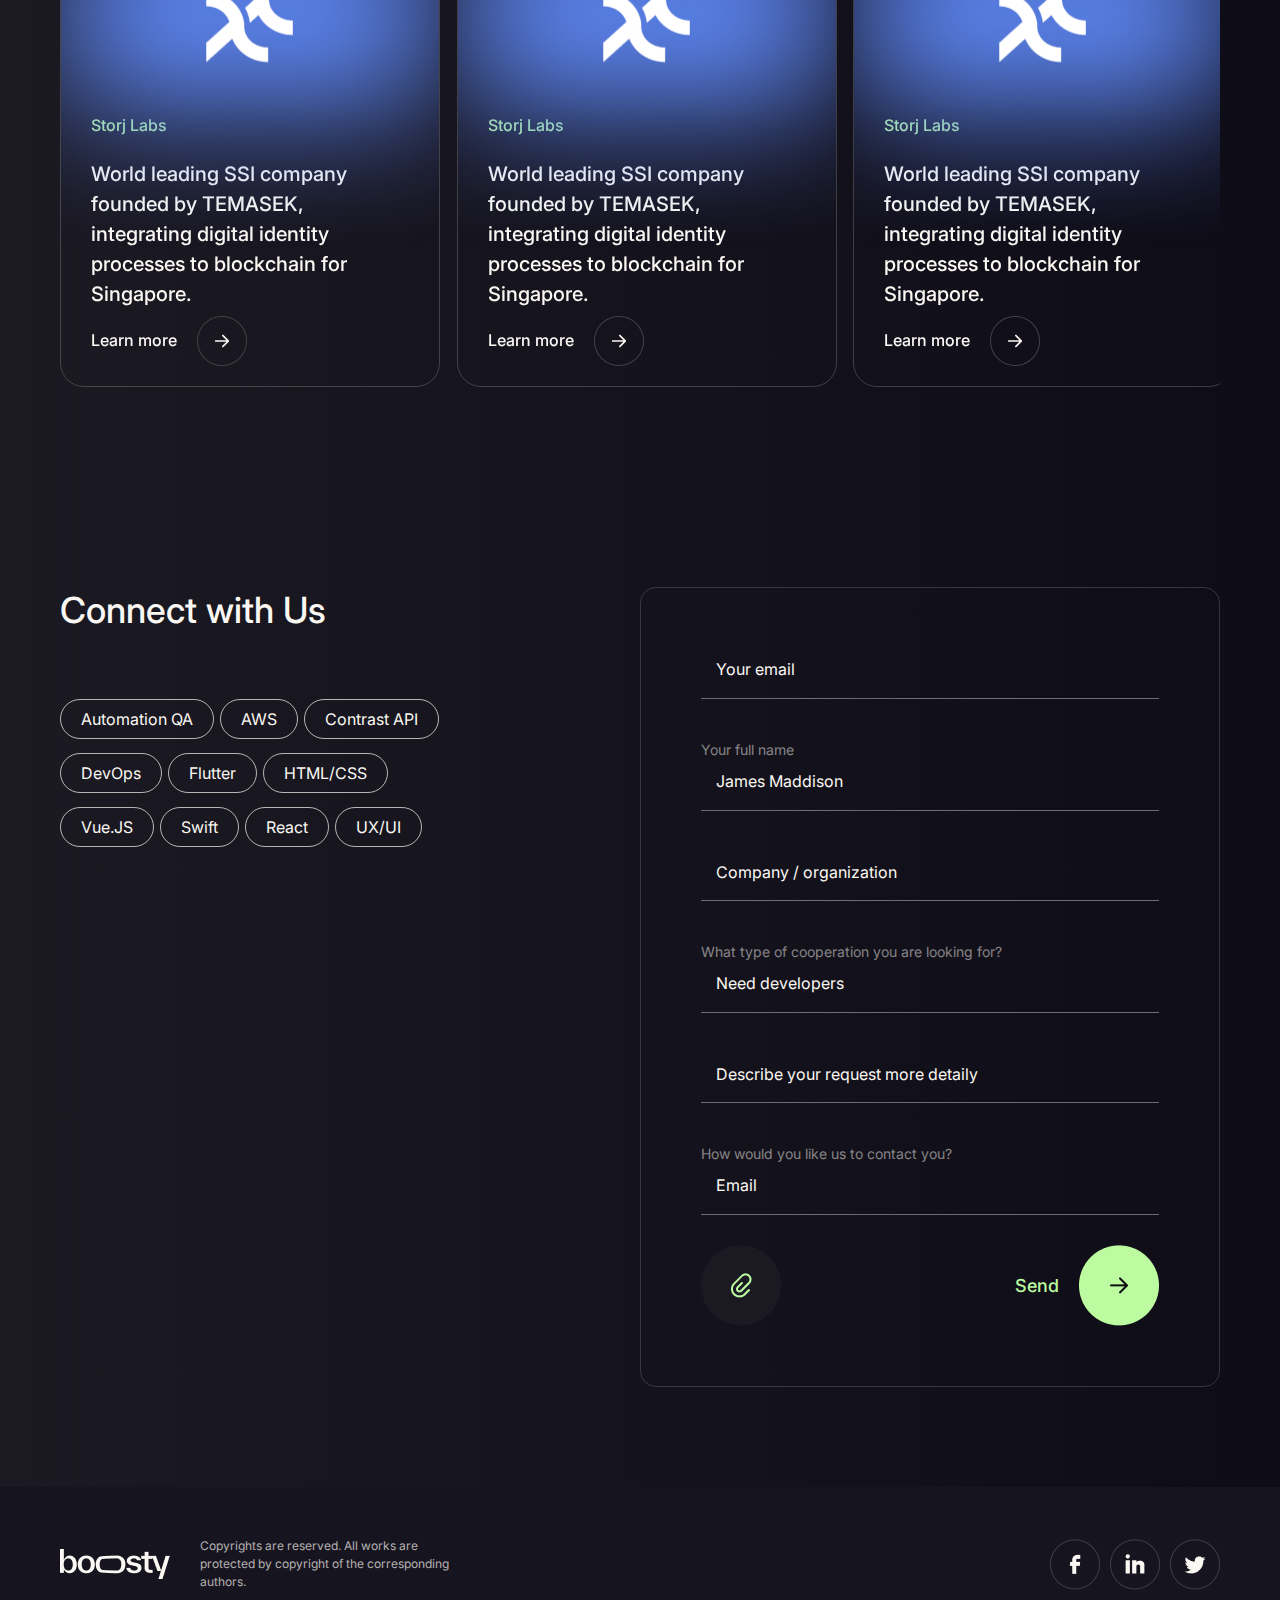
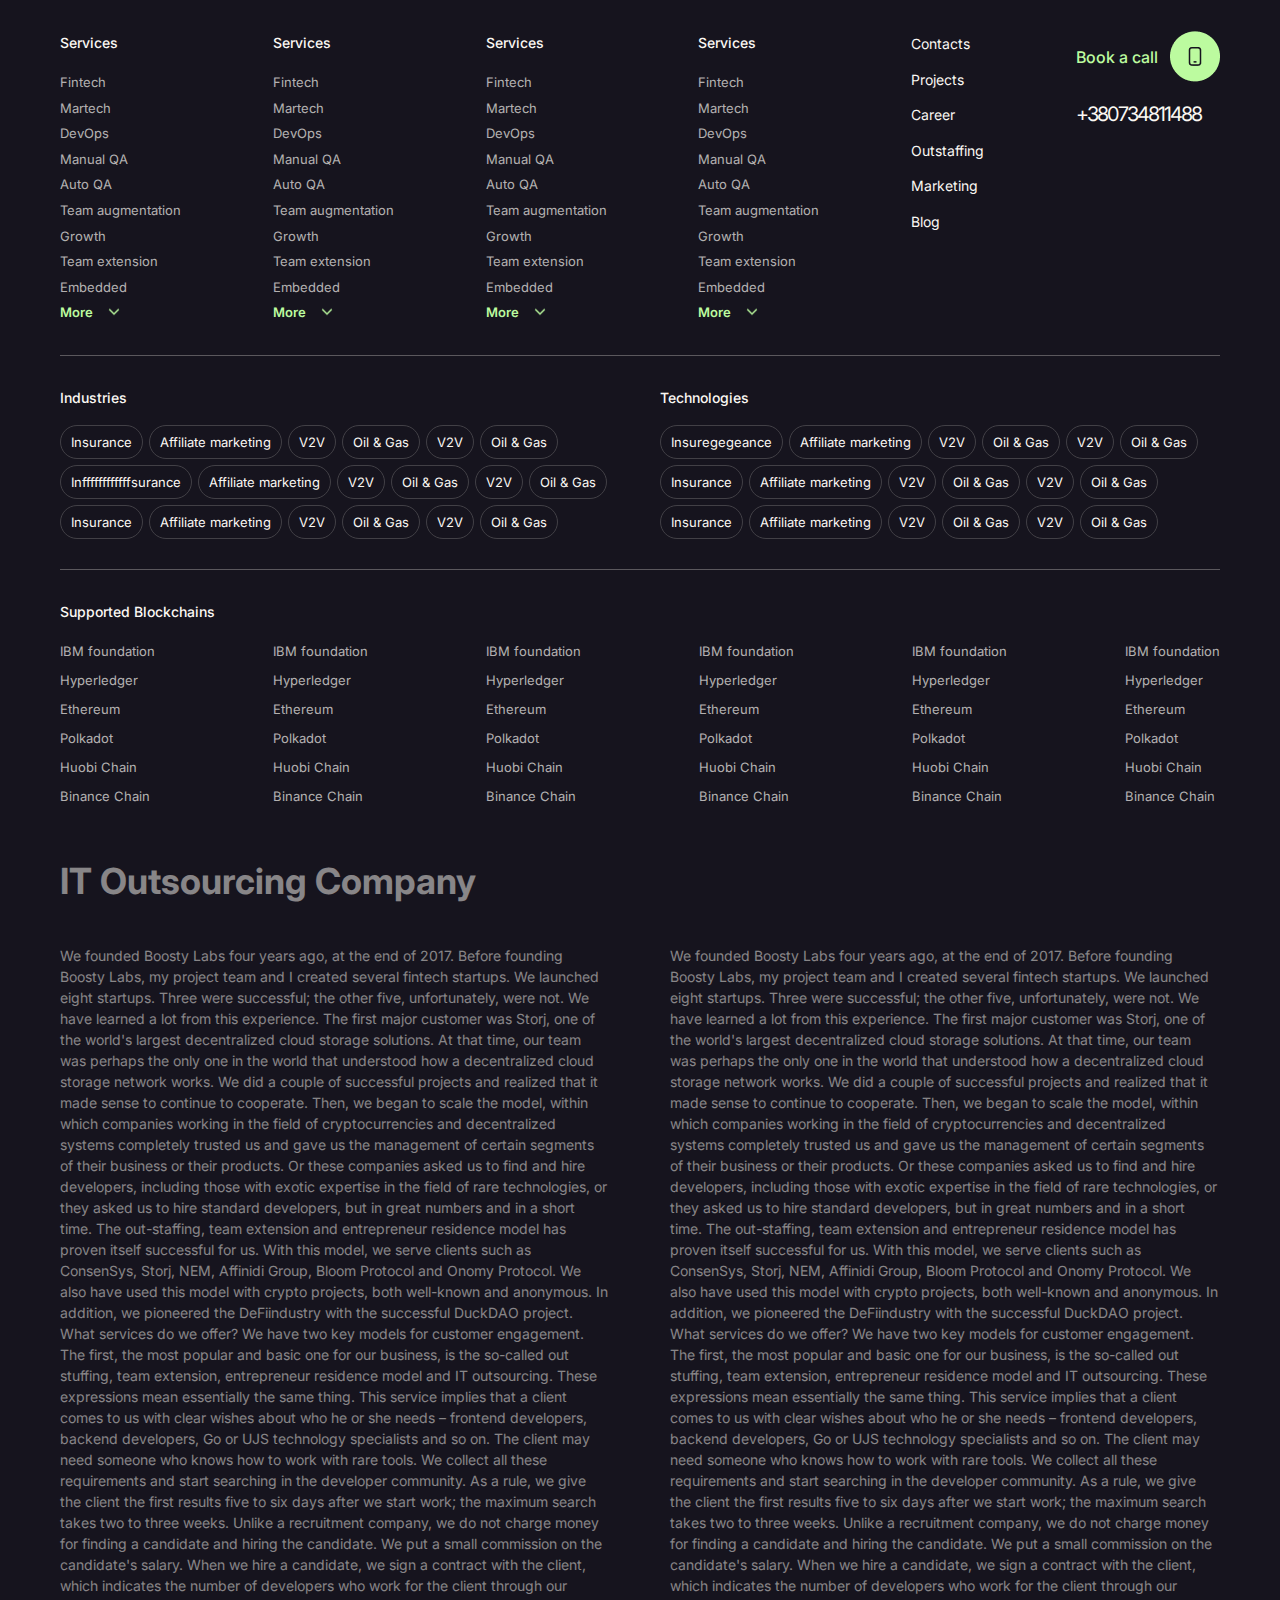
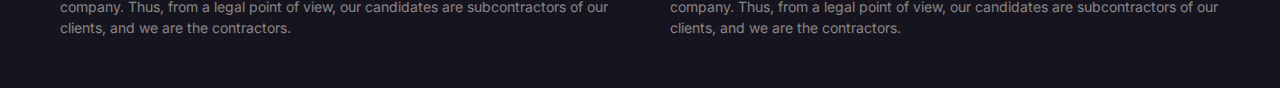
<file: Boosty Labs/outstaffing.html>
<!DOCTYPE html>
<html lang="en">
<head>
    <meta charset="UTF-8">
    <meta http-equiv="X-UA-Compatible" content="IE=edge">
    <meta name="viewport" content="width=device-width, initial-scale=1.0">

    <link href="https://fonts.googleapis.com/css2?family=Inter:wght@100..900&display=swap" rel="stylesheet">
    <link rel="stylesheet" href="https://cdn.jsdelivr.net/npm/swiper@11/swiper-bundle.min.css"/>

    <link rel="stylesheet" href="css/reset.css">
    <link rel="stylesheet" href="css/style.css">
    <link rel="stylesheet" href="css/media.css">

    <title>Boosty Labs</title>
</head>
<body>

    <header class="header">
        <img src="img/decor_header.png" alt="" class="img__header-decor">
        <div class="container">
            <nav class="nav">

                <button class="menu-btn" type="button">
                    <span class="btn-line"></span>
                    <span class="btn-line"></span>
                    <span class="btn-line"></span>
                    <span class="btn-line"></span>
                </button>

                <a href="index.html" class="logo">
                    <img src="img/logo.png" alt="Logo" class="img__logo">
                </a>

                <ul class="nav__items">
                    <li class="nav__item">
                        <a href="about.html" class="nav__link" target="_blank">About</a>
                    </li>
                    <li class="nav__item">
                        <a href="services.html" class="nav__link" target="_blank">Services</a>
                    </li>
                    <li class="nav__item">
                        <a href="project.html" class="nav__link" target="_blank">Projects</a>
                    </li>
                    <li class="nav__item">
                        <a href="career.html" class="nav__link" target="_blank">Careers</a>
                    </li>
                    <li class="nav__item">
                        <a href="outstaffing.html" class="nav__link" target="_blank">Outstaffing</a>
                    </li>
                </ul>

                <div class="nav__about">
                    <a href="#" class="nav__about-link">Book a call</a>
                    <img src="img/nav_about.png" alt="" class="img__nav-about">
                </div>

            </nav>
        </div>
    </header>

    <main>

        <section class="our">
            <div class="container">
                <div class="our__inner">
                    <div class="our__inner-info">
                        <h1 class="our__info-title">Our goal is to contribute <span>by boosting you success</span></h1>
                        <p class="our__info-descr">Boosty Outstaffing is your connection to a global network of technology stars whose insights will drive your creativity forward</p>
                    </div>
                    <div class="our__inner-photo">
                        <img src="img/our_ph.png" alt="" class="img__our-ph">
                    </div>
                </div>
            </div>
        </section>

        <section class="outstaffing">
            <div class="container">
                <h2 class="outstaffing__title">Why boosty outstaffing</h2>
                <div class="outstaffing__items">
                    <div class="outstaffing__item">
                        <img src="img/check__green.png" alt="" class="img__outstaffing-check">
                        <p class="outstaffing__item-text">We believe that the power to make change is based on access to top quality professionals.</p>
                    </div>
                    <div class="outstaffing__item">
                        <img src="img/check__green.png" alt="" class="img__outstaffing-check">
                        <p class="outstaffing__item-text">Our mission is to provide each client with an innovative perspective that comes from IT outstaffing solution that is easy to understand, transparent and reliable.</p>
                    </div>
                    <div class="outstaffing__item">
                        <img src="img/check__green.png" alt="" class="img__outstaffing-check">
                        <p class="outstaffing__item-text">We use the SCRUM model in our work, which allows us to be fast and flexible and learn faster. SCRUM framework helps us to be involved and self-organized. We work in cross functional teams which combine professionals with different functional expertise working together.</p>
                    </div>
                    <div class="outstaffing__item">
                        <img src="img/check__green.png" alt="" class="img__outstaffing-check">
                        <p class="outstaffing__item-text">Boosty Labs gives preference to T-Shaped professionals who combine broad vision with in-depth expertise. We use Objectives and key results (OKR) is a goal-setting framework which helps to sync our team using transparency and goal tree.</p>
                    </div>
                </div>
            </div>
        </section>

        <section class="does">
            <img src="img/decor_does.png" alt="" class="img__decor-does">
            <div class="container">
                <h2 class="outstaffing__title does__title">How does it work</h2>
                <div class="does__slider">
                    <!-- Swiper -->
                <div class="swiper does__swiper">
                    <div class="swiper-wrapper">
                        <div class="swiper-slide">
                            <div class="does__swiper-item">
                                <div class="does__swiper-content">
                                    <p class="does__content-text">Interview with candidacy</p>
                                    <p class="does__content-number">01</p>
                                </div>
                            </div>                            
                        </div>
                        <div class="swiper-slide">
                            <div class="does__swiper-item">
                                <div class="does__swiper-content">
                                    <p class="does__content-text">Choosing most suitable candidacy profile from verified candidates</p>
                                    <p class="does__content-number">02</p>
                                </div>
                            </div>
                        </div>
                        <div class="swiper-slide">
                            <div class="does__swiper-item">
                                <div class="does__swiper-content">
                                    <p class="does__content-text">Interview with candidacy</p>
                                    <p class="does__content-number">03</p>
                                </div>
                            </div>
                        </div>
                        <div class="swiper-slide">
                            <div class="does__swiper-item">
                                <div class="does__swiper-content">
                                    <p class="does__content-text">Interview with candidacy</p>
                                    <p class="does__content-number">04</p>
                                </div>
                            </div>
                        </div>
                        <div class="swiper-slide">
                            <div class="does__swiper-item">
                                <div class="does__swiper-content">
                                    <p class="does__content-text">Interview with candidacy</p>
                                    <p class="does__content-number">05</p>
                                </div>
                            </div>
                        </div>
                    </div>
                    <div class="swiper-pagination"></div>
                </div>
                </div>

                <div class="agreement">
                    <img src="img/agreement.png" alt="" class="img__agreement">
                    <div class="agreement__content">
                        <h2 class="agreement__content-title">Master Service agreement</h2>
                        <p class="agreement__content-text">Master Service Agreements are created to manage and clarify long term service relationships. Our Master Service Agreements (MSA) offer additional valuable guarantees for Outstaffing.</p>
                    </div>
                </div>

            </div>
        </section>

        <section class="advantages">
            <img src="img/decor_advantages.png" alt="" class="img__advantages-decor">
            <div class="container">
                <div class="advantages__inner">
                    <div class="advantages__inner-about">
                        <h2 class="advantages__about-title">Boosty Labs advantages</h2>
                    </div>
                    <div class="advantages__inner-info">
                        <div class="advantages__info-items">
                            <div class="advantages__info-item">
                                <div class="advantages__item-inner">
                                    <div class="advantages__item-letter">
                                        <p class="advantages__letter-letter">a</p>
                                    </div>
                                    <div class="advantages__item-info">
                                        <h3 class="advantages__info-title">Advanced technologies</h3>
                                        <p class="advantages__info-text">We are aware of advanced technologies in the niche needed by the client. In all industries we operate in, we can connect niche experts and find a rational method for solving problems</p>
                                    </div>
                                </div>
                            </div>
                            <div class="advantages__info-item">
                                <div class="advantages__item-inner">
                                    <div class="advantages__item-letter">
                                        <p class="advantages__letter-letter">b</p>
                                    </div>
                                    <div class="advantages__item-info">
                                        <h3 class="advantages__info-title">Advanced technologies</h3>
                                        <p class="advantages__info-text">We are aware of advanced technologies in the niche needed by the client. In all industries we operate in, we can connect niche experts and find a rational method for solving problems</p>
                                    </div>
                                </div>
                            </div>
                            <div class="advantages__info-item">
                                <div class="advantages__item-inner">
                                    <div class="advantages__item-letter">
                                        <p class="advantages__letter-letter">c</p>
                                    </div>
                                    <div class="advantages__item-info">
                                        <h3 class="advantages__info-title">Advanced technologies</h3>
                                        <p class="advantages__info-text">We are aware of advanced technologies in the niche needed by the client. In all industries we operate in, we can connect niche experts and find a rational method for solving problems</p>
                                    </div>
                                </div>
                            </div>
                        </div>
                    </div>
                </div>
            </div>
        </section>

        <section class="saccessful">
            <div class="container">
                <h2 class="services__title saccessful__title">Successful cases</h2>
                <div class="saccessful__slider">
                    <!-- Swiper -->
                    <div class="swiper saccessful__swiper">
                        <div class="swiper-wrapper">
                            <div class="swiper-slide">
                                <div class="projects__item">
                                    <div class="projects__item-content">
                                        <div class="project__content-top">
                                            <img src="img/project_item-1.png" alt="" class="img__project-top">
                                        </div>
                                        <div class="project__content-bottom">
                                            <div class="project__bottom-inner">
                                                <div class="project__inner-inner">
                                                    <h4 class="project__bottom-suptitle">Storj Labs</h4>
                                                    <h3 class="project__bottom-title">World leading SSI company founded by TEMASEK, integrating digital identity processes to blockchain for Singapore.</h3>
                                                </div>
                                                <div class="project__bottom-links">
                                                    <a href="article.html" class="project__bottom-link" target="_blank">Learn more</a>
                                                </div>
                                            </div>
                                        </div>
                                    </div>
                                </div>
                            </div>
                            <div class="swiper-slide">
                                <div class="projects__item">
                                    <div class="projects__item-content">
                                        <div class="project__content-top">
                                            <img src="img/project_item-1.png" alt="" class="img__project-top">
                                        </div>
                                        <div class="project__content-bottom">
                                            <div class="project__bottom-inner">
                                                <div class="project__inner-inner">
                                                    <h4 class="project__bottom-suptitle">Storj Labs</h4>
                                                    <h3 class="project__bottom-title">World leading SSI company founded by TEMASEK, integrating digital identity processes to blockchain for Singapore.</h3>
                                                </div>
                                                <div class="project__bottom-links">
                                                    <a href="article.html" class="project__bottom-link" target="_blank">Learn more</a>
                                                </div>
                                            </div>
                                        </div>
                                    </div>
                                </div>
                            </div>
                            <div class="swiper-slide">
                                <div class="projects__item">
                                    <div class="projects__item-content">
                                        <div class="project__content-top">
                                            <img src="img/project_item-1.png" alt="" class="img__project-top">
                                        </div>
                                        <div class="project__content-bottom">
                                            <div class="project__bottom-inner">
                                                <div class="project__inner-inner">
                                                    <h4 class="project__bottom-suptitle">Storj Labs</h4>
                                                    <h3 class="project__bottom-title">World leading SSI company founded by TEMASEK, integrating digital identity processes to blockchain for Singapore.</h3>
                                                </div>
                                                <div class="project__bottom-links">
                                                    <a href="article.html" class="project__bottom-link" target="_blank">Learn more</a>
                                                </div>
                                            </div>
                                        </div>
                                    </div>
                                </div>
                            </div>
                            <div class="swiper-slide">
                                <div class="projects__item">
                                    <div class="projects__item-content">
                                        <div class="project__content-top">
                                            <img src="img/project_item-1.png" alt="" class="img__project-top">
                                        </div>
                                        <div class="project__content-bottom">
                                            <div class="project__bottom-inner">
                                                <div class="project__inner-inner">
                                                    <h4 class="project__bottom-suptitle">Storj Labs</h4>
                                                    <h3 class="project__bottom-title">World leading SSI company founded by TEMASEK, integrating digital identity processes to blockchain for Singapore.</h3>
                                                </div>
                                                <div class="project__bottom-links">
                                                    <a href="article.html" class="project__bottom-link" target="_blank">Learn more</a>
                                                </div>
                                            </div>
                                        </div>
                                    </div>
                                </div>
                            </div>
                        </div>
                        <div class="swiper-pagination"></div>
                    </div>
                </div>
            </div>
        </section>

        <section class="connect">
            <div class="container">
                <div class="connect__inner">
                    <div class="connect__inner-info">
                        <h2 class="connect__info-title">Connect with Us</h2>
                        <div class="connect__info-links">
                            <a href="#" class="connect__info-link">Automation QA</a>
                            <a href="#" class="connect__info-link">AWS</a>
                            <a href="#" class="connect__info-link">Contrast API</a>
                            <a href="#" class="connect__info-link">DevOps</a>
                            <a href="#" class="connect__info-link">Flutter</a>
                            <a href="#" class="connect__info-link">HTML/CSS</a>
                            <a href="#" class="connect__info-link">Vue.JS</a>
                            <a href="#" class="connect__info-link">Swift</a>
                            <a href="#" class="connect__info-link">React</a>
                            <a href="#" class="connect__info-link">UX/UI</a>
                        </div>
                    </div>
                    <div class="connect__inner-form">
                        <div class="connect__form-content">
                            <div class="connect__form-inputs">
                                <div class="connect__form-input">
                                    <input type="text" class="input__connect-form" placeholder="Your email">
                                </div>
                                <div class="connect__form-input">
                                    <h3 class="connect__input-suptetitle">Your full name</h3>
                                    <input type="text" class="input__connect-form" placeholder="James Maddison">
                                </div>
                                <div class="connect__form-input">
                                    <input type="text" class="input__connect-form" placeholder="Company / organization">
                                </div>
                                <div class="connect__form-input">
                                    <h3 class="connect__input-suptetitle">What type of cooperation you are looking for?</h3>
                                    <input type="text" class="input__connect-form" placeholder="Need developers">
                                </div>
                                <div class="connect__form-input">
                                    <input type="text" class="input__connect-form" placeholder="Describe your request more detaily">
                                </div>
                                <div class="connect__form-input">
                                    <h3 class="connect__input-suptetitle">How would you like us to contact you?</h3>
                                    <input type="text" class="input__connect-form" placeholder="Email">
                                </div>
                            </div>
                            <div class="connect__form-bottom">
                                <a href="#" class="connect__bottom-attach">
                                    <img src="img/attach.png" alt="" class="img__form-attach">
                                </a>
                                <div class="connect__bottom-send">
                                    <a href="#" class="connect__send-text">Send</a>
                                    <img src="img/lightGreen_arrow-right.png" alt="" class="img__connect-send">
                                </div>
                            </div>
                        </div>
                    </div>
                </div>
            </div>
        </section>

    </main>

    <footer class="footer">

        <div class="container">
            <div class="footer__top">
                <div class="footer__top-info">
                    <div class="footer__top-info-inner">
                        <a href="index.html" class="logo">
                            <img src="img/logo.png" alt="Logo" class="img__logo">
                        </a>
                        <p class="footer__top-inner-text">Copyrights are reserved. All works are protected by copyright of the corresponding authors.</p>
                    </div>
                </div>
                <div class="footer__top-social">
                    <div class="footer__social-items">
                        <a href="#" class="footer__social-link">
                            <img src="img/fb.png" alt="Facebook" class="img__footer-social">
                        </a>
                        <a href="#" class="footer__social-link">
                            <img src="img/in.png" alt="LinkedIn" class="img__footer-social">
                        </a>
                        <a href="#" class="footer__social-link">
                            <img src="img/tw.png" alt="Twitter" class="img__footer-social">
                        </a>
                    </div>
                </div>
            </div>
            <div class="footer__nav">
                <div class="footer__nav-inner">
                    <ul class="footer__nav-items">
                        <li class="footer__nav-item">
                            <h4 class="footer__nav-title">Services</h4>
                        </li>
                        <li class="footer__nav-item">
                            <a href="#" class="footer__nav-link">Fintech</a>
                        </li>
                        <li class="footer__nav-item">
                            <a href="#" class="footer__nav-link">Martech</a>
                        </li>
                        <li class="footer__nav-item">
                            <a href="#" class="footer__nav-link">DevOps</a>
                        </li>
                        <li class="footer__nav-item">
                            <a href="#" class="footer__nav-link">Manual QA</a>
                        </li>
                        <li class="footer__nav-item">
                            <a href="#" class="footer__nav-link">Auto QA</a>
                        </li>
                        <li class="footer__nav-item">
                            <a href="#" class="footer__nav-link">Team augmentation</a>
                        </li>
                        <li class="footer__nav-item">
                            <a href="#" class="footer__nav-link">Growth</a>
                        </li>
                        <li class="footer__nav-item">
                            <a href="#" class="footer__nav-link">Team extension</a>
                        </li>
                        <li class="footer__nav-item">
                            <a href="#" class="footer__nav-link">Embedded</a>
                        </li>
                        <li class="footer__nav-item">
                            <a href="#" class="footer__nav-link footer__nav-link--more">More</a>
                        </li>
                    </ul>
                    <ul class="footer__nav-items">
                        <li class="footer__nav-item">
                            <h4 class="footer__nav-title">Services</h4>
                        </li>
                        <li class="footer__nav-item">
                            <a href="#" class="footer__nav-link">Fintech</a>
                        </li>
                        <li class="footer__nav-item">
                            <a href="#" class="footer__nav-link">Martech</a>
                        </li>
                        <li class="footer__nav-item">
                            <a href="#" class="footer__nav-link">DevOps</a>
                        </li>
                        <li class="footer__nav-item">
                            <a href="#" class="footer__nav-link">Manual QA</a>
                        </li>
                        <li class="footer__nav-item">
                            <a href="#" class="footer__nav-link">Auto QA</a>
                        </li>
                        <li class="footer__nav-item">
                            <a href="#" class="footer__nav-link">Team augmentation</a>
                        </li>
                        <li class="footer__nav-item">
                            <a href="#" class="footer__nav-link">Growth</a>
                        </li>
                        <li class="footer__nav-item">
                            <a href="#" class="footer__nav-link">Team extension</a>
                        </li>
                        <li class="footer__nav-item">
                            <a href="#" class="footer__nav-link">Embedded</a>
                        </li>
                        <li class="footer__nav-item">
                            <a href="#" class="footer__nav-link footer__nav-link--more">More</a>
                        </li>
                    </ul>
                    <ul class="footer__nav-items">
                        <li class="footer__nav-item">
                            <h4 class="footer__nav-title">Services</h4>
                        </li>
                        <li class="footer__nav-item">
                            <a href="#" class="footer__nav-link">Fintech</a>
                        </li>
                        <li class="footer__nav-item">
                            <a href="#" class="footer__nav-link">Martech</a>
                        </li>
                        <li class="footer__nav-item">
                            <a href="#" class="footer__nav-link">DevOps</a>
                        </li>
                        <li class="footer__nav-item">
                            <a href="#" class="footer__nav-link">Manual QA</a>
                        </li>
                        <li class="footer__nav-item">
                            <a href="#" class="footer__nav-link">Auto QA</a>
                        </li>
                        <li class="footer__nav-item">
                            <a href="#" class="footer__nav-link">Team augmentation</a>
                        </li>
                        <li class="footer__nav-item">
                            <a href="#" class="footer__nav-link">Growth</a>
                        </li>
                        <li class="footer__nav-item">
                            <a href="#" class="footer__nav-link">Team extension</a>
                        </li>
                        <li class="footer__nav-item">
                            <a href="#" class="footer__nav-link">Embedded</a>
                        </li>
                        <li class="footer__nav-item">
                            <a href="#" class="footer__nav-link footer__nav-link--more">More</a>
                        </li>
                    </ul>
                    <ul class="footer__nav-items">
                        <li class="footer__nav-item">
                            <h4 class="footer__nav-title">Services</h4>
                        </li>
                        <li class="footer__nav-item">
                            <a href="#" class="footer__nav-link">Fintech</a>
                        </li>
                        <li class="footer__nav-item">
                            <a href="#" class="footer__nav-link">Martech</a>
                        </li>
                        <li class="footer__nav-item">
                            <a href="#" class="footer__nav-link">DevOps</a>
                        </li>
                        <li class="footer__nav-item">
                            <a href="#" class="footer__nav-link">Manual QA</a>
                        </li>
                        <li class="footer__nav-item">
                            <a href="#" class="footer__nav-link">Auto QA</a>
                        </li>
                        <li class="footer__nav-item">
                            <a href="#" class="footer__nav-link">Team augmentation</a>
                        </li>
                        <li class="footer__nav-item">
                            <a href="#" class="footer__nav-link">Growth</a>
                        </li>
                        <li class="footer__nav-item">
                            <a href="#" class="footer__nav-link">Team extension</a>
                        </li>
                        <li class="footer__nav-item">
                            <a href="#" class="footer__nav-link">Embedded</a>
                        </li>
                        <li class="footer__nav-item">
                            <a href="#" class="footer__nav-link footer__nav-link--more">More</a>
                        </li>
                    </ul>
                    <ul class="footer__nav-items">
                        <li class="footer__nav-item footer__nav-item--white">
                            <a href="#" class="footer__nav-link--white">Contacts</a>
                        </li>
                        <li class="footer__nav-item footer__nav-item--white">
                            <a href="#" class="footer__nav-link--white">Projects</a>
                        </li>
                        <li class="footer__nav-item footer__nav-item--white">
                            <a href="#" class="footer__nav-link--white">Career</a>
                        </li>
                        <li class="footer__nav-item footer__nav-item--white">
                            <a href="#" class="footer__nav-link--white">Outstaffing</a>
                        </li>
                        <li class="footer__nav-item footer__nav-item--white">
                            <a href="#" class="footer__nav-link--white">Marketing</a>
                        </li>
                        <li class="footer__nav-item footer__nav-item--white">
                            <a href="#" class="footer__nav-link--white">Blog</a>
                        </li>
                    </ul>
                    <div class="footer__nav-items">
                        <div class="nav__about">
                            <a href="#" class="nav__about-link nav__about-link--green">Book a call</a>
                            <img src="img/footer-nav_about.png" alt="" class="img__nav-about">
                        </div>
                        <a href="tel:380734811488" class="footer__nav-tel">+380734811488</a>
                    </div>
                </div>
            </div>
            <div class="footer__industries">
                <div class="footer__industries-inner">
                    <div class="footer__industries-info">
                        <h4 class="footer__industries-title">Industries</h4>
                        <div class="footer__industries-items">
                            <a href="#" class="footer__industries-link">Insurance</a>
                            <a href="#" class="footer__industries-link">Affiliate marketing</a>
                            <a href="#" class="footer__industries-link">V2V</a>
                            <a href="#" class="footer__industries-link">Oil & Gas</a>
                            <a href="#" class="footer__industries-link">V2V</a>
                            <a href="#" class="footer__industries-link">Oil & Gas</a>
                            <a href="#" class="footer__industries-link">Inffffffffffffsurance</a>
                            <a href="#" class="footer__industries-link">Affiliate marketing</a>
                            <a href="#" class="footer__industries-link">V2V</a>
                            <a href="#" class="footer__industries-link">Oil & Gas</a>
                            <a href="#" class="footer__industries-link">V2V</a>
                            <a href="#" class="footer__industries-link">Oil & Gas</a>
                            <a href="#" class="footer__industries-link">Insurance</a>
                            <a href="#" class="footer__industries-link">Affiliate marketing</a>
                            <a href="#" class="footer__industries-link">V2V</a>
                            <a href="#" class="footer__industries-link">Oil & Gas</a>
                            <a href="#" class="footer__industries-link">V2V</a>
                            <a href="#" class="footer__industries-link">Oil & Gas</a>
                        </div>
                    </div>
                    <div class="footer__industries-info">
                        <h4 class="footer__industries-title">Technologies</h4>
                        <div class="footer__industries-items">
                            <a href="#" class="footer__industries-link">Insuregegeance</a>
                            <a href="#" class="footer__industries-link">Affiliate marketing</a>
                            <a href="#" class="footer__industries-link">V2V</a>
                            <a href="#" class="footer__industries-link">Oil & Gas</a>
                            <a href="#" class="footer__industries-link">V2V</a>
                            <a href="#" class="footer__industries-link">Oil & Gas</a>
                            <a href="#" class="footer__industries-link">Insurance</a>
                            <a href="#" class="footer__industries-link">Affiliate marketing</a>
                            <a href="#" class="footer__industries-link">V2V</a>
                            <a href="#" class="footer__industries-link">Oil & Gas</a>
                            <a href="#" class="footer__industries-link">V2V</a>
                            <a href="#" class="footer__industries-link">Oil & Gas</a>
                            <a href="#" class="footer__industries-link">Insurance</a>
                            <a href="#" class="footer__industries-link">Affiliate marketing</a>
                            <a href="#" class="footer__industries-link">V2V</a>
                            <a href="#" class="footer__industries-link">Oil & Gas</a>
                            <a href="#" class="footer__industries-link">V2V</a>
                            <a href="#" class="footer__industries-link">Oil & Gas</a>
                        </div>
                    </div>
                </div>
            </div>
            <div class="footer__supported">
                <h4 class="footer__industries-title">Supported Blockchains</h4>
                <div class="footer__suported-inner">
                    <ul class="footer__supported-items">
                        <li class="footer__supported-item">
                            <p class="footer__supported-text">IBM foundation</p>
                        </li>
                        <li class="footer__supported-item">
                            <p class="footer__supported-text">Hyperledger</p>
                        </li>
                        <li class="footer__supported-item">
                            <p class="footer__supported-text">Ethereum</p>
                        </li>
                        <li class="footer__supported-item">
                            <p class="footer__supported-text">Polkadot</p>
                        </li>
                        <li class="footer__supported-item">
                            <p class="footer__supported-text">Huobi Chain</p>
                        </li>
                        <li class="footer__supported-item">
                            <p class="footer__supported-text">Binance Chain</p>
                        </li>
                    </ul>
                    <ul class="footer__supported-items">
                        <li class="footer__supported-item">
                            <p class="footer__supported-text">IBM foundation</p>
                        </li>
                        <li class="footer__supported-item">
                            <p class="footer__supported-text">Hyperledger</p>
                        </li>
                        <li class="footer__supported-item">
                            <p class="footer__supported-text">Ethereum</p>
                        </li>
                        <li class="footer__supported-item">
                            <p class="footer__supported-text">Polkadot</p>
                        </li>
                        <li class="footer__supported-item">
                            <p class="footer__supported-text">Huobi Chain</p>
                        </li>
                        <li class="footer__supported-item">
                            <p class="footer__supported-text">Binance Chain</p>
                        </li>
                    </ul>
                    <ul class="footer__supported-items">
                        <li class="footer__supported-item">
                            <p class="footer__supported-text">IBM foundation</p>
                        </li>
                        <li class="footer__supported-item">
                            <p class="footer__supported-text">Hyperledger</p>
                        </li>
                        <li class="footer__supported-item">
                            <p class="footer__supported-text">Ethereum</p>
                        </li>
                        <li class="footer__supported-item">
                            <p class="footer__supported-text">Polkadot</p>
                        </li>
                        <li class="footer__supported-item">
                            <p class="footer__supported-text">Huobi Chain</p>
                        </li>
                        <li class="footer__supported-item">
                            <p class="footer__supported-text">Binance Chain</p>
                        </li>
                    </ul>
                    <ul class="footer__supported-items">
                        <li class="footer__supported-item">
                            <p class="footer__supported-text">IBM foundation</p>
                        </li>
                        <li class="footer__supported-item">
                            <p class="footer__supported-text">Hyperledger</p>
                        </li>
                        <li class="footer__supported-item">
                            <p class="footer__supported-text">Ethereum</p>
                        </li>
                        <li class="footer__supported-item">
                            <p class="footer__supported-text">Polkadot</p>
                        </li>
                        <li class="footer__supported-item">
                            <p class="footer__supported-text">Huobi Chain</p>
                        </li>
                        <li class="footer__supported-item">
                            <p class="footer__supported-text">Binance Chain</p>
                        </li>
                    </ul>
                    <ul class="footer__supported-items">
                        <li class="footer__supported-item">
                            <p class="footer__supported-text">IBM foundation</p>
                        </li>
                        <li class="footer__supported-item">
                            <p class="footer__supported-text">Hyperledger</p>
                        </li>
                        <li class="footer__supported-item">
                            <p class="footer__supported-text">Ethereum</p>
                        </li>
                        <li class="footer__supported-item">
                            <p class="footer__supported-text">Polkadot</p>
                        </li>
                        <li class="footer__supported-item">
                            <p class="footer__supported-text">Huobi Chain</p>
                        </li>
                        <li class="footer__supported-item">
                            <p class="footer__supported-text">Binance Chain</p>
                        </li>
                    </ul>
                    <ul class="footer__supported-items">
                        <li class="footer__supported-item">
                            <p class="footer__supported-text">IBM foundation</p>
                        </li>
                        <li class="footer__supported-item">
                            <p class="footer__supported-text">Hyperledger</p>
                        </li>
                        <li class="footer__supported-item">
                            <p class="footer__supported-text">Ethereum</p>
                        </li>
                        <li class="footer__supported-item">
                            <p class="footer__supported-text">Polkadot</p>
                        </li>
                        <li class="footer__supported-item">
                            <p class="footer__supported-text">Huobi Chain</p>
                        </li>
                        <li class="footer__supported-item">
                            <p class="footer__supported-text">Binance Chain</p>
                        </li>
                    </ul>
                </div>
            </div>
            <div class="footer__company">
                <h3 class="footer__company-title">IT Outsourcing Company</h3>
                <div class="footer__company-inner">
                    <div class="footer__company-info">
                        <p class="footer__company-text">We founded Boosty Labs four years ago, at the end of 2017. Before founding Boosty Labs, my project team and I created several fintech startups. We launched eight startups. Three were successful; the other five, unfortunately, were not. We have learned a lot from this experience.

                            The first major customer was Storj, one of the world's largest decentralized cloud storage solutions. At that time, our team was perhaps the only one in the world that understood how a decentralized cloud storage network works. We did a couple of successful projects and realized that it made sense to continue to cooperate.
                            
                            Then, we began to scale the model, within which companies working in the field of cryptocurrencies and decentralized systems completely trusted us and gave us the management of certain segments of their business or their products. Or these companies asked us to find and hire developers, including those with exotic expertise in the field of rare technologies, or they asked us to hire standard developers, but in great numbers and in a short time.
                            
                            The out-staffing, team extension and entrepreneur residence model has proven itself successful for us. With this model, we serve clients such as ConsenSys, Storj, NEM, Affinidi Group, Bloom Protocol and Onomy Protocol. We also have used this model with crypto projects, both well-known and anonymous. In addition, we pioneered the DeFiindustry with the successful DuckDAO project.
                            
                            What services do we offer? We have two key models for customer engagement. The first, the most popular and basic one for our business, is the so-called out stuffing, team extension, entrepreneur residence model and IT outsourcing. These expressions mean essentially the same thing. This service implies that a client comes to us with clear wishes about who he or she needs – frontend developers, backend developers, Go or UJS technology specialists and so on. The client may need someone who knows how to work with rare tools.
                            
                            We collect all these requirements and start searching in the developer community. As a rule, we give the client the first results five to six days after we start work; the maximum search takes two to three weeks. Unlike a recruitment company, we do not charge money for finding a candidate and hiring the candidate. We put a small commission on the candidate's salary. When we hire a candidate, we sign a contract with the client, which indicates the number of developers who work for the client through our company. Thus, from a legal point of view, our candidates are subcontractors of our clients, and we are the contractors.</p>
                    </div>
                    <div class="footer__company-info">
                        <p class="footer__company-text">We founded Boosty Labs four years ago, at the end of 2017. Before founding Boosty Labs, my project team and I created several fintech startups. We launched eight startups. Three were successful; the other five, unfortunately, were not. We have learned a lot from this experience.

                            The first major customer was Storj, one of the world's largest decentralized cloud storage solutions. At that time, our team was perhaps the only one in the world that understood how a decentralized cloud storage network works. We did a couple of successful projects and realized that it made sense to continue to cooperate.
                            
                            Then, we began to scale the model, within which companies working in the field of cryptocurrencies and decentralized systems completely trusted us and gave us the management of certain segments of their business or their products. Or these companies asked us to find and hire developers, including those with exotic expertise in the field of rare technologies, or they asked us to hire standard developers, but in great numbers and in a short time.
                            
                            The out-staffing, team extension and entrepreneur residence model has proven itself successful for us. With this model, we serve clients such as ConsenSys, Storj, NEM, Affinidi Group, Bloom Protocol and Onomy Protocol. We also have used this model with crypto projects, both well-known and anonymous. In addition, we pioneered the DeFiindustry with the successful DuckDAO project.
                            
                            What services do we offer? We have two key models for customer engagement. The first, the most popular and basic one for our business, is the so-called out stuffing, team extension, entrepreneur residence model and IT outsourcing. These expressions mean essentially the same thing. This service implies that a client comes to us with clear wishes about who he or she needs – frontend developers, backend developers, Go or UJS technology specialists and so on. The client may need someone who knows how to work with rare tools.
                            
                            We collect all these requirements and start searching in the developer community. As a rule, we give the client the first results five to six days after we start work; the maximum search takes two to three weeks. Unlike a recruitment company, we do not charge money for finding a candidate and hiring the candidate. We put a small commission on the candidate's salary. When we hire a candidate, we sign a contract with the client, which indicates the number of developers who work for the client through our company. Thus, from a legal point of view, our candidates are subcontractors of our clients, and we are the contractors.</p>
                    </div>
                </div>
            </div>
        </div>

    </footer>
    
    <script src="https://cdn.jsdelivr.net/npm/swiper@11/swiper-bundle.min.js"></script>
    <script src="js/main.js"></script>
</body>
</html>
</file>
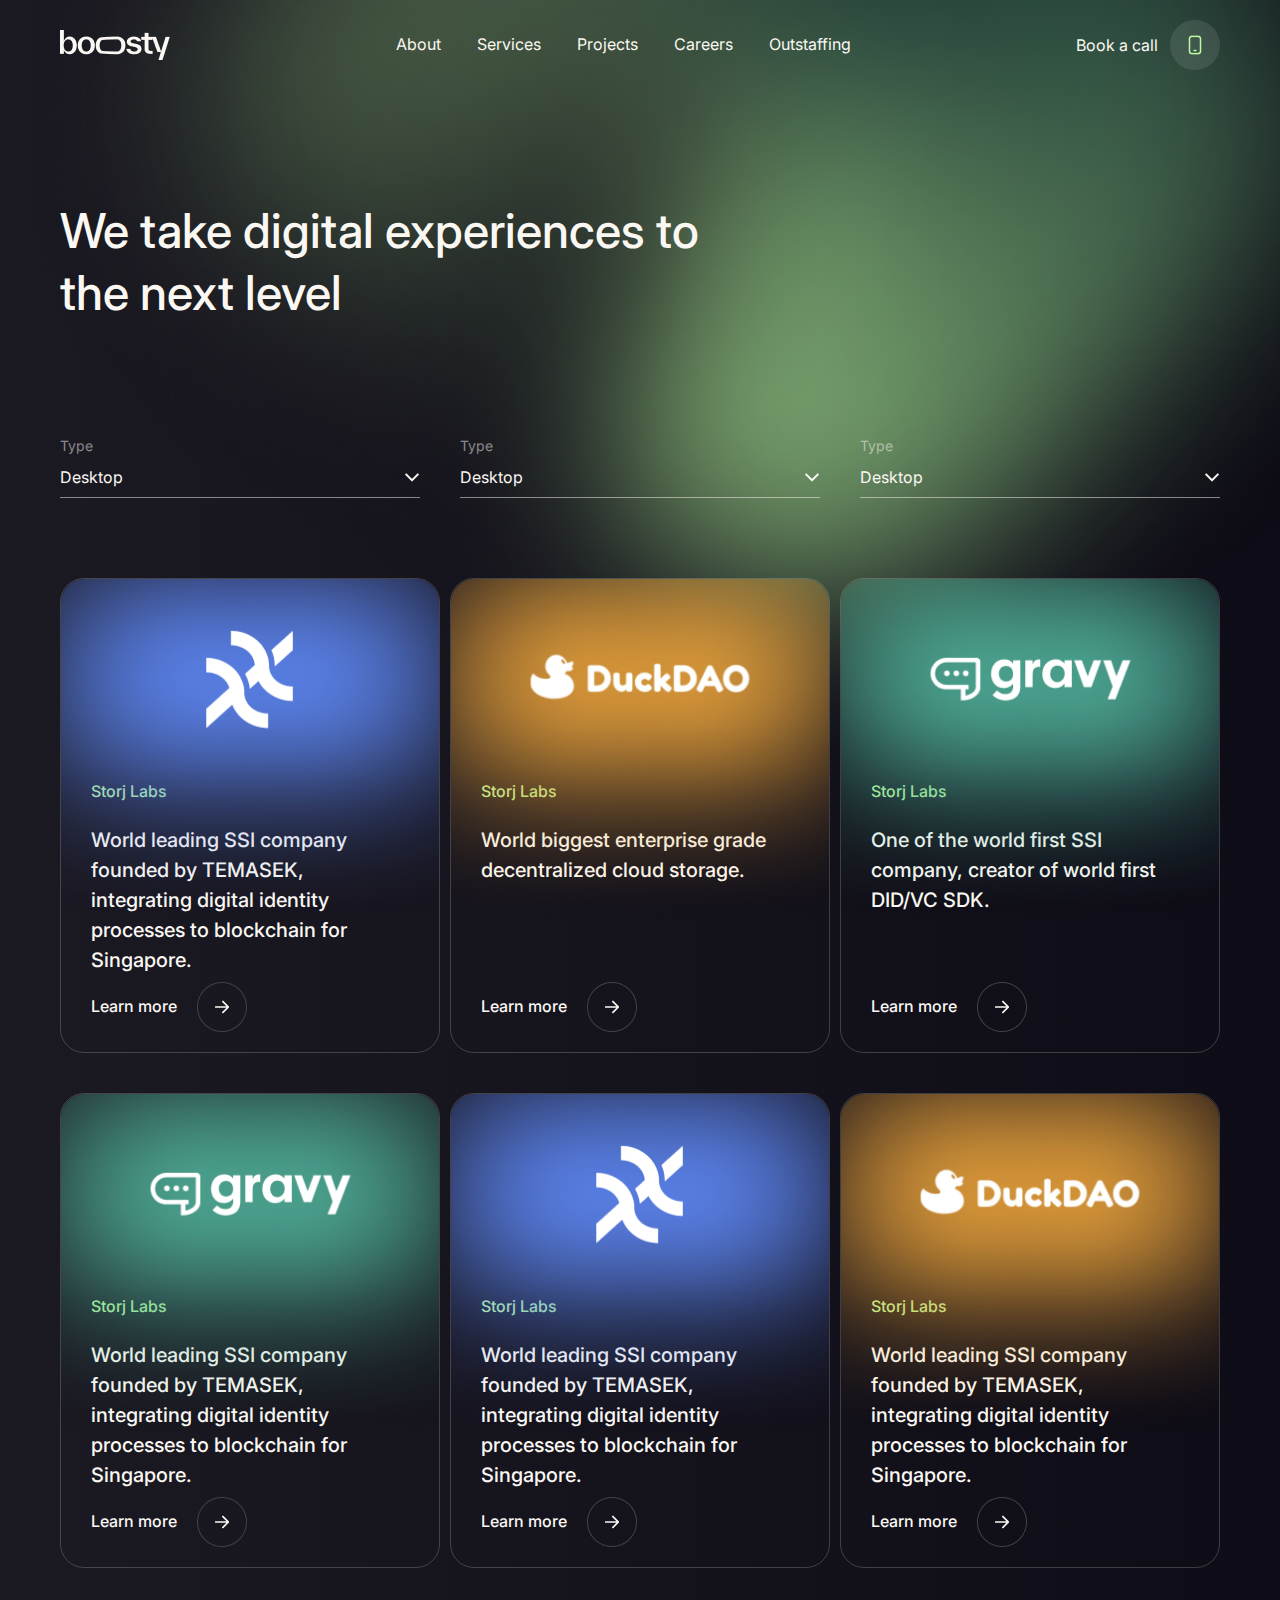
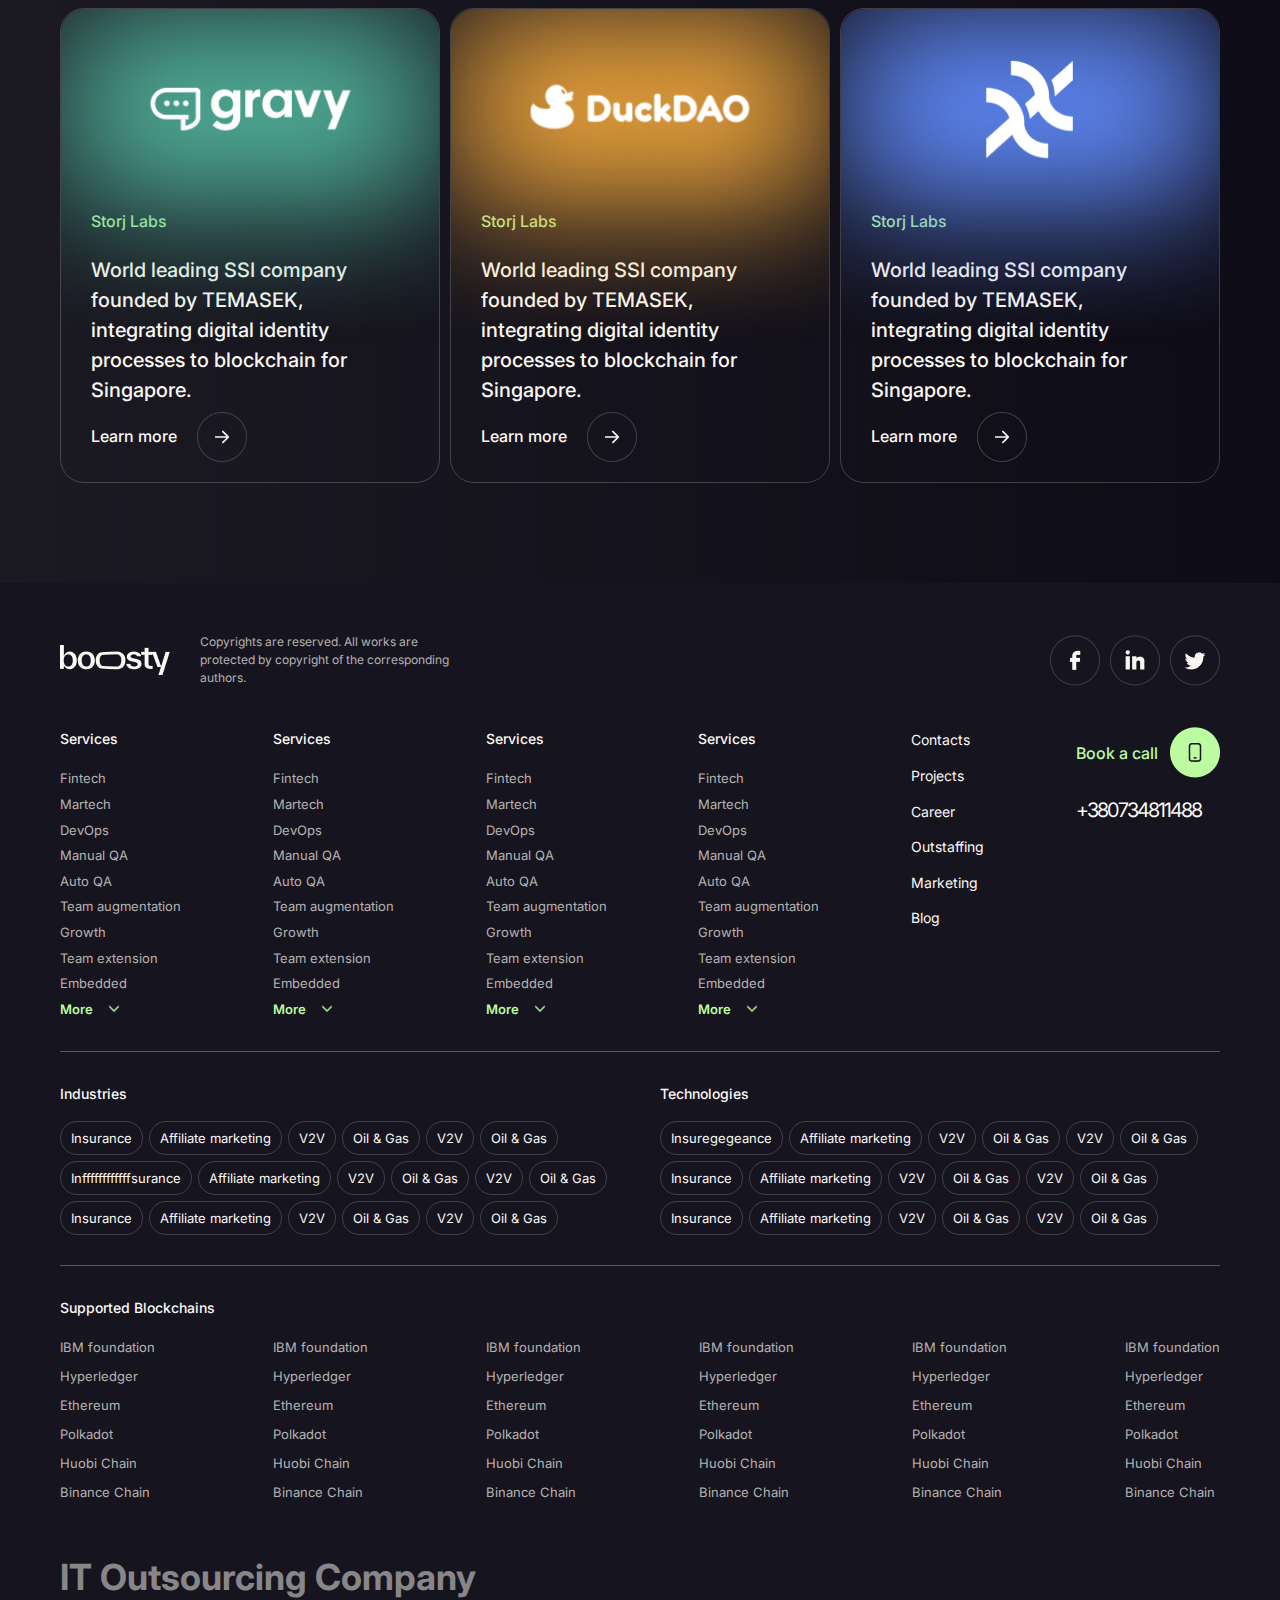
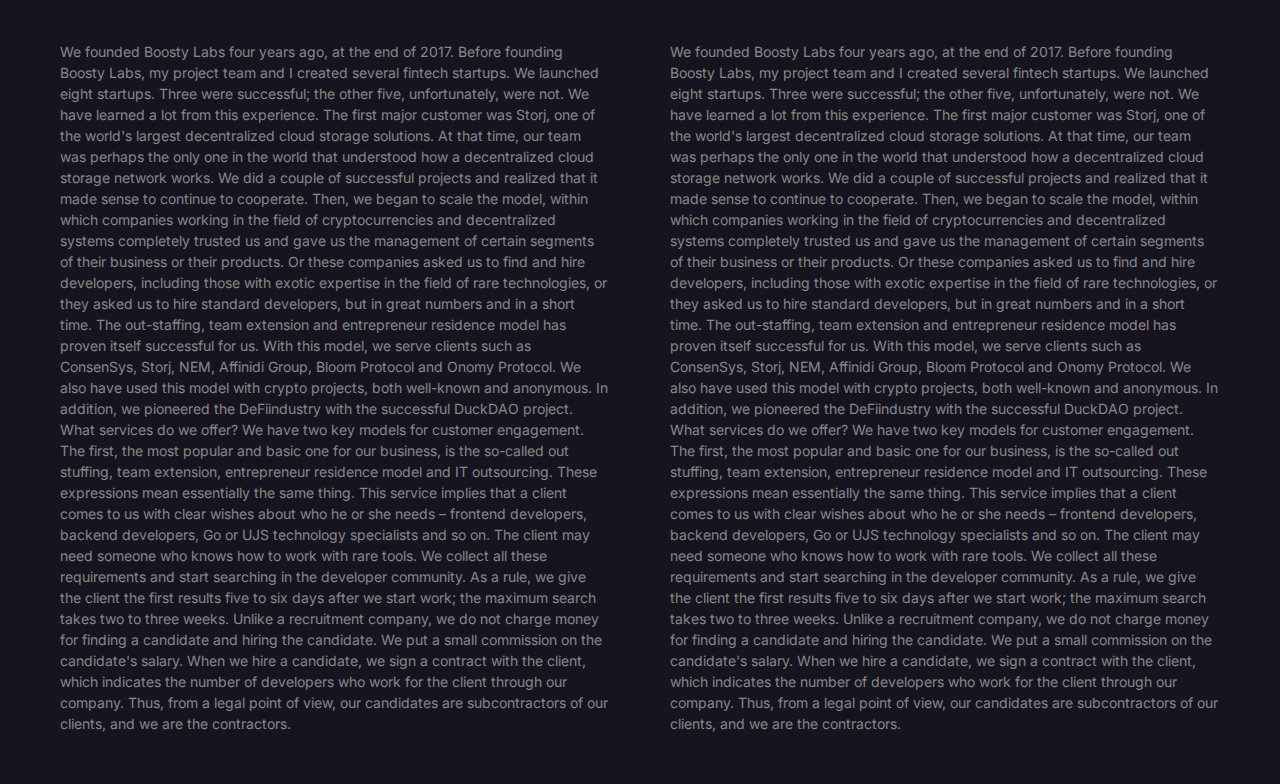
<file: Boosty Labs/project.html>
<!DOCTYPE html>
<html lang="en">
<head>
    <meta charset="UTF-8">
    <meta http-equiv="X-UA-Compatible" content="IE=edge">
    <meta name="viewport" content="width=device-width, initial-scale=1.0">

    <link href="https://fonts.googleapis.com/css2?family=Inter:wght@100..900&display=swap" rel="stylesheet">

    <link rel="stylesheet" href="css/reset.css">
    <link rel="stylesheet" href="css/style.css">
    <link rel="stylesheet" href="css/media.css">

    <title>Boosty Labs</title>
</head>
<body>

    <header class="header">
        <img src="img/decor_header.png" alt="" class="img__header-decor">
        <div class="container">
            <nav class="nav">

                <button class="menu-btn" type="button">
                    <span class="btn-line"></span>
                    <span class="btn-line"></span>
                    <span class="btn-line"></span>
                    <span class="btn-line"></span>
                </button>

                <a href="index.html" class="logo">
                    <img src="img/logo.png" alt="Logo" class="img__logo">
                </a>

                <ul class="nav__items">
                    <li class="nav__item">
                        <a href="about.html" class="nav__link" target="_blank">About</a>
                    </li>
                    <li class="nav__item">
                        <a href="services.html" class="nav__link" target="_blank">Services</a>
                    </li>
                    <li class="nav__item">
                        <a href="project.html" class="nav__link nav__link--active" target="_blank">Projects</a>
                    </li>
                    <li class="nav__item">
                        <a href="career.html" class="nav__link" target="_blank">Careers</a>
                    </li>
                    <li class="nav__item">
                        <a href="outstaffing.html" class="nav__link" target="_blank">Outstaffing</a>
                    </li>
                </ul>

                <div class="nav__about">
                    <a href="#" class="nav__about-link">Book a call</a>
                    <img src="img/nav_about.png" alt="" class="img__nav-about">
                </div>

            </nav>
        </div>
    </header>

    <main>

        <section class="level">
            <div class="container">
                <h1 class="level__title">We take digital experiences to the next level</h1>
                <div class="level__filter">
                    <div class="level__filter-items">
                        <div class="level__filter-item">
                            <h3 class="level__filter-title">Type</h3>
                            <div class="level__filter-search">
                                <p class="level__filter-text">Desktop</p>
                                <img src="img/white_arrow-down.png" alt="" class="img__level-filter">
                            </div>
                        </div>
                        <div class="level__filter-item">
                            <h3 class="level__filter-title">Type</h3>
                            <div class="level__filter-search">
                                <p class="level__filter-text">Desktop</p>
                                <img src="img/white_arrow-down.png" alt="" class="img__level-filter">
                            </div>
                        </div>
                        <div class="level__filter-item">
                            <h3 class="level__filter-title">Type</h3>
                            <div class="level__filter-search">
                                <p class="level__filter-text">Desktop</p>
                                <img src="img/white_arrow-down.png" alt="" class="img__level-filter">
                            </div>
                        </div>
                    </div>
                </div>
            </div>
        </section>

        <div class="projects">
            <div class="container">
                <div class="projects__items">
                    <div class="projects__item">
                        <div class="projects__item-content">
                            <div class="project__content-top">
                                <img src="img/project_item-1.png" alt="" class="img__project-top">
                            </div>
                            <div class="project__content-bottom">
                                <div class="project__bottom-inner">
                                    <div class="project__inner-inner">
                                        <h4 class="project__bottom-suptitle">Storj Labs</h4>
                                        <h3 class="project__bottom-title">World leading SSI company founded by TEMASEK, integrating digital identity processes to blockchain for Singapore.</h3>
                                    </div>
                                    <div class="project__bottom-links">
                                        <a href="article.html" class="project__bottom-link" target="_blank">Learn more</a>
                                    </div>
                                </div>
                            </div>
                        </div>
                    </div>
                    <div class="projects__item gradient-border">
                        <div class="projects__item-content">
                            <div class="project__content-top">
                                <img src="img/project_item-2.png" alt="" class="img__project-top">
                            </div>
                            <div class="project__content-bottom">
                                <div class="project__bottom-inner">
                                    <div class="project__inner-inner">
                                        <h4 class="project__bottom-suptitle">Storj Labs</h4>
                                        <h3 class="project__bottom-title">World biggest enterprise grade decentralized cloud storage.</h3>
                                    </div>
                                    <div class="project__bottom-links">
                                        <a href="article.html" class="project__bottom-link" target="_blank">Learn more</a>
                                    </div>
                                </div>
                            </div>
                        </div>
                    </div>
                    <div class="projects__item">
                        <div class="projects__item-content">
                            <div class="project__content-top">
                                <img src="img/project_item-3.png" alt="" class="img__project-top">
                            </div>
                            <div class="project__content-bottom">
                                <div class="project__bottom-inner">
                                    <div class="project__inner-inner">
                                        <h4 class="project__bottom-suptitle">Storj Labs</h4>
                                        <h3 class="project__bottom-title">One of the world first SSI company, creator of world first DID/VC SDK.</h3>
                                    </div>
                                    <div class="project__bottom-links">
                                        <a href="article.html" class="project__bottom-link" target="_blank">Learn more</a>
                                    </div>
                                </div>
                            </div>
                        </div>
                    </div>
                    <div class="projects__item">
                        <div class="projects__item-content">
                            <div class="project__content-top">
                                <img src="img/project_item-3.png" alt="" class="img__project-top">
                            </div>
                            <div class="project__content-bottom">
                                <div class="project__bottom-inner">
                                    <div class="project__inner-inner">
                                        <h4 class="project__bottom-suptitle">Storj Labs</h4>
                                        <h3 class="project__bottom-title">World leading SSI company founded by TEMASEK, integrating digital identity processes to blockchain for Singapore.</h3>
                                    </div>
                                    <div class="project__bottom-links">
                                        <a href="article.html" class="project__bottom-link" target="_blank">Learn more</a>
                                    </div>
                                </div>
                            </div>
                        </div>
                    </div>
                    <div class="projects__item">
                        <div class="projects__item-content">
                            <div class="project__content-top">
                                <img src="img/project_item-1.png" alt="" class="img__project-top">
                            </div>
                            <div class="project__content-bottom">
                                <div class="project__bottom-inner">
                                    <div class="project__inner-inner">
                                        <h4 class="project__bottom-suptitle">Storj Labs</h4>
                                        <h3 class="project__bottom-title">World leading SSI company founded by TEMASEK, integrating digital identity processes to blockchain for Singapore.</h3>
                                    </div>
                                    <div class="project__bottom-links">
                                        <a href="article.html" class="project__bottom-link" target="_blank">Learn more</a>
                                    </div>
                                </div>
                            </div>
                        </div>
                    </div>
                    <div class="projects__item">
                        <div class="projects__item-content">
                            <div class="project__content-top">
                                <img src="img/project_item-2.png" alt="" class="img__project-top">
                            </div>
                            <div class="project__content-bottom">
                                <div class="project__bottom-inner">
                                    <div class="project__inner-inner">
                                        <h4 class="project__bottom-suptitle">Storj Labs</h4>
                                        <h3 class="project__bottom-title">World leading SSI company founded by TEMASEK, integrating digital identity processes to blockchain for Singapore.</h3>
                                    </div>
                                    <div class="project__bottom-links">
                                        <a href="article.html" class="project__bottom-link" target="_blank">Learn more</a>
                                    </div>
                                </div>
                            </div>
                        </div>
                    </div>
                    <div class="projects__item">
                        <div class="projects__item-content">
                            <div class="project__content-top">
                                <img src="img/project_item-3.png" alt="" class="img__project-top">
                            </div>
                            <div class="project__content-bottom">
                                <div class="project__bottom-inner">
                                    <div class="project__inner-inner">
                                        <h4 class="project__bottom-suptitle">Storj Labs</h4>
                                        <h3 class="project__bottom-title">World leading SSI company founded by TEMASEK, integrating digital identity processes to blockchain for Singapore.</h3>
                                    </div>
                                    <div class="project__bottom-links">
                                        <a href="article.html" class="project__bottom-link" target="_blank">Learn more</a>
                                    </div>
                                </div>
                            </div>
                        </div>
                    </div>
                    <div class="projects__item">
                        <div class="projects__item-content">
                            <div class="project__content-top">
                                <img src="img/project_item-2.png" alt="" class="img__project-top">
                            </div>
                            <div class="project__content-bottom">
                                <div class="project__bottom-inner">
                                    <div class="project__inner-inner">
                                        <h4 class="project__bottom-suptitle">Storj Labs</h4>
                                        <h3 class="project__bottom-title">World leading SSI company founded by TEMASEK, integrating digital identity processes to blockchain for Singapore.</h3>
                                    </div>
                                    <div class="project__bottom-links">
                                        <a href="article.html" class="project__bottom-link" target="_blank">Learn more</a>
                                    </div>
                                </div>
                            </div>
                        </div>
                    </div>
                    <div class="projects__item">
                        <div class="projects__item-content">
                            <div class="project__content-top">
                                <img src="img/project_item-1.png" alt="" class="img__project-top">
                            </div>
                            <div class="project__content-bottom">
                                <div class="project__bottom-inner">
                                    <div class="project__inner-inner">
                                        <h4 class="project__bottom-suptitle">Storj Labs</h4>
                                        <h3 class="project__bottom-title">World leading SSI company founded by TEMASEK, integrating digital identity processes to blockchain for Singapore.</h3>
                                    </div>
                                    <div class="project__bottom-links">
                                        <a href="article.html" class="project__bottom-link" target="_blank">Learn more</a>
                                    </div>
                                </div>
                            </div>
                        </div>
                    </div>
                </div>

            </div>
        </div>

    </main>

    <footer class="footer">

        <div class="container">
            <div class="footer__top">
                <div class="footer__top-info">
                    <div class="footer__top-info-inner">
                        <a href="index.html" class="logo">
                            <img src="img/logo.png" alt="Logo" class="img__logo">
                        </a>
                        <p class="footer__top-inner-text">Copyrights are reserved. All works are protected by copyright of the corresponding authors.</p>
                    </div>
                </div>
                <div class="footer__top-social">
                    <div class="footer__social-items">
                        <a href="#" class="footer__social-link">
                            <img src="img/fb.png" alt="Facebook" class="img__footer-social">
                        </a>
                        <a href="#" class="footer__social-link">
                            <img src="img/in.png" alt="LinkedIn" class="img__footer-social">
                        </a>
                        <a href="#" class="footer__social-link">
                            <img src="img/tw.png" alt="Twitter" class="img__footer-social">
                        </a>
                    </div>
                </div>
            </div>
            <div class="footer__nav">
                <div class="footer__nav-inner">
                    <ul class="footer__nav-items">
                        <li class="footer__nav-item">
                            <h4 class="footer__nav-title">Services</h4>
                        </li>
                        <li class="footer__nav-item">
                            <a href="#" class="footer__nav-link">Fintech</a>
                        </li>
                        <li class="footer__nav-item">
                            <a href="#" class="footer__nav-link">Martech</a>
                        </li>
                        <li class="footer__nav-item">
                            <a href="#" class="footer__nav-link">DevOps</a>
                        </li>
                        <li class="footer__nav-item">
                            <a href="#" class="footer__nav-link">Manual QA</a>
                        </li>
                        <li class="footer__nav-item">
                            <a href="#" class="footer__nav-link">Auto QA</a>
                        </li>
                        <li class="footer__nav-item">
                            <a href="#" class="footer__nav-link">Team augmentation</a>
                        </li>
                        <li class="footer__nav-item">
                            <a href="#" class="footer__nav-link">Growth</a>
                        </li>
                        <li class="footer__nav-item">
                            <a href="#" class="footer__nav-link">Team extension</a>
                        </li>
                        <li class="footer__nav-item">
                            <a href="#" class="footer__nav-link">Embedded</a>
                        </li>
                        <li class="footer__nav-item">
                            <a href="#" class="footer__nav-link footer__nav-link--more">More</a>
                        </li>
                    </ul>
                    <ul class="footer__nav-items">
                        <li class="footer__nav-item">
                            <h4 class="footer__nav-title">Services</h4>
                        </li>
                        <li class="footer__nav-item">
                            <a href="#" class="footer__nav-link">Fintech</a>
                        </li>
                        <li class="footer__nav-item">
                            <a href="#" class="footer__nav-link">Martech</a>
                        </li>
                        <li class="footer__nav-item">
                            <a href="#" class="footer__nav-link">DevOps</a>
                        </li>
                        <li class="footer__nav-item">
                            <a href="#" class="footer__nav-link">Manual QA</a>
                        </li>
                        <li class="footer__nav-item">
                            <a href="#" class="footer__nav-link">Auto QA</a>
                        </li>
                        <li class="footer__nav-item">
                            <a href="#" class="footer__nav-link">Team augmentation</a>
                        </li>
                        <li class="footer__nav-item">
                            <a href="#" class="footer__nav-link">Growth</a>
                        </li>
                        <li class="footer__nav-item">
                            <a href="#" class="footer__nav-link">Team extension</a>
                        </li>
                        <li class="footer__nav-item">
                            <a href="#" class="footer__nav-link">Embedded</a>
                        </li>
                        <li class="footer__nav-item">
                            <a href="#" class="footer__nav-link footer__nav-link--more">More</a>
                        </li>
                    </ul>
                    <ul class="footer__nav-items">
                        <li class="footer__nav-item">
                            <h4 class="footer__nav-title">Services</h4>
                        </li>
                        <li class="footer__nav-item">
                            <a href="#" class="footer__nav-link">Fintech</a>
                        </li>
                        <li class="footer__nav-item">
                            <a href="#" class="footer__nav-link">Martech</a>
                        </li>
                        <li class="footer__nav-item">
                            <a href="#" class="footer__nav-link">DevOps</a>
                        </li>
                        <li class="footer__nav-item">
                            <a href="#" class="footer__nav-link">Manual QA</a>
                        </li>
                        <li class="footer__nav-item">
                            <a href="#" class="footer__nav-link">Auto QA</a>
                        </li>
                        <li class="footer__nav-item">
                            <a href="#" class="footer__nav-link">Team augmentation</a>
                        </li>
                        <li class="footer__nav-item">
                            <a href="#" class="footer__nav-link">Growth</a>
                        </li>
                        <li class="footer__nav-item">
                            <a href="#" class="footer__nav-link">Team extension</a>
                        </li>
                        <li class="footer__nav-item">
                            <a href="#" class="footer__nav-link">Embedded</a>
                        </li>
                        <li class="footer__nav-item">
                            <a href="#" class="footer__nav-link footer__nav-link--more">More</a>
                        </li>
                    </ul>
                    <ul class="footer__nav-items">
                        <li class="footer__nav-item">
                            <h4 class="footer__nav-title">Services</h4>
                        </li>
                        <li class="footer__nav-item">
                            <a href="#" class="footer__nav-link">Fintech</a>
                        </li>
                        <li class="footer__nav-item">
                            <a href="#" class="footer__nav-link">Martech</a>
                        </li>
                        <li class="footer__nav-item">
                            <a href="#" class="footer__nav-link">DevOps</a>
                        </li>
                        <li class="footer__nav-item">
                            <a href="#" class="footer__nav-link">Manual QA</a>
                        </li>
                        <li class="footer__nav-item">
                            <a href="#" class="footer__nav-link">Auto QA</a>
                        </li>
                        <li class="footer__nav-item">
                            <a href="#" class="footer__nav-link">Team augmentation</a>
                        </li>
                        <li class="footer__nav-item">
                            <a href="#" class="footer__nav-link">Growth</a>
                        </li>
                        <li class="footer__nav-item">
                            <a href="#" class="footer__nav-link">Team extension</a>
                        </li>
                        <li class="footer__nav-item">
                            <a href="#" class="footer__nav-link">Embedded</a>
                        </li>
                        <li class="footer__nav-item">
                            <a href="#" class="footer__nav-link footer__nav-link--more">More</a>
                        </li>
                    </ul>
                    <ul class="footer__nav-items">
                        <li class="footer__nav-item footer__nav-item--white">
                            <a href="#" class="footer__nav-link--white">Contacts</a>
                        </li>
                        <li class="footer__nav-item footer__nav-item--white">
                            <a href="#" class="footer__nav-link--white">Projects</a>
                        </li>
                        <li class="footer__nav-item footer__nav-item--white">
                            <a href="#" class="footer__nav-link--white">Career</a>
                        </li>
                        <li class="footer__nav-item footer__nav-item--white">
                            <a href="#" class="footer__nav-link--white">Outstaffing</a>
                        </li>
                        <li class="footer__nav-item footer__nav-item--white">
                            <a href="#" class="footer__nav-link--white">Marketing</a>
                        </li>
                        <li class="footer__nav-item footer__nav-item--white">
                            <a href="#" class="footer__nav-link--white">Blog</a>
                        </li>
                    </ul>
                    <div class="footer__nav-items">
                        <div class="nav__about">
                            <a href="#" class="nav__about-link nav__about-link--green">Book a call</a>
                            <img src="img/footer-nav_about.png" alt="" class="img__nav-about">
                        </div>
                        <a href="tel:380734811488" class="footer__nav-tel">+380734811488</a>
                    </div>
                </div>
            </div>
            <div class="footer__industries">
                <div class="footer__industries-inner">
                    <div class="footer__industries-info">
                        <h4 class="footer__industries-title">Industries</h4>
                        <div class="footer__industries-items">
                            <a href="#" class="footer__industries-link">Insurance</a>
                            <a href="#" class="footer__industries-link">Affiliate marketing</a>
                            <a href="#" class="footer__industries-link">V2V</a>
                            <a href="#" class="footer__industries-link">Oil & Gas</a>
                            <a href="#" class="footer__industries-link">V2V</a>
                            <a href="#" class="footer__industries-link">Oil & Gas</a>
                            <a href="#" class="footer__industries-link">Inffffffffffffsurance</a>
                            <a href="#" class="footer__industries-link">Affiliate marketing</a>
                            <a href="#" class="footer__industries-link">V2V</a>
                            <a href="#" class="footer__industries-link">Oil & Gas</a>
                            <a href="#" class="footer__industries-link">V2V</a>
                            <a href="#" class="footer__industries-link">Oil & Gas</a>
                            <a href="#" class="footer__industries-link">Insurance</a>
                            <a href="#" class="footer__industries-link">Affiliate marketing</a>
                            <a href="#" class="footer__industries-link">V2V</a>
                            <a href="#" class="footer__industries-link">Oil & Gas</a>
                            <a href="#" class="footer__industries-link">V2V</a>
                            <a href="#" class="footer__industries-link">Oil & Gas</a>
                        </div>
                    </div>
                    <div class="footer__industries-info">
                        <h4 class="footer__industries-title">Technologies</h4>
                        <div class="footer__industries-items">
                            <a href="#" class="footer__industries-link">Insuregegeance</a>
                            <a href="#" class="footer__industries-link">Affiliate marketing</a>
                            <a href="#" class="footer__industries-link">V2V</a>
                            <a href="#" class="footer__industries-link">Oil & Gas</a>
                            <a href="#" class="footer__industries-link">V2V</a>
                            <a href="#" class="footer__industries-link">Oil & Gas</a>
                            <a href="#" class="footer__industries-link">Insurance</a>
                            <a href="#" class="footer__industries-link">Affiliate marketing</a>
                            <a href="#" class="footer__industries-link">V2V</a>
                            <a href="#" class="footer__industries-link">Oil & Gas</a>
                            <a href="#" class="footer__industries-link">V2V</a>
                            <a href="#" class="footer__industries-link">Oil & Gas</a>
                            <a href="#" class="footer__industries-link">Insurance</a>
                            <a href="#" class="footer__industries-link">Affiliate marketing</a>
                            <a href="#" class="footer__industries-link">V2V</a>
                            <a href="#" class="footer__industries-link">Oil & Gas</a>
                            <a href="#" class="footer__industries-link">V2V</a>
                            <a href="#" class="footer__industries-link">Oil & Gas</a>
                        </div>
                    </div>
                </div>
            </div>
            <div class="footer__supported">
                <h4 class="footer__industries-title">Supported Blockchains</h4>
                <div class="footer__suported-inner">
                    <ul class="footer__supported-items">
                        <li class="footer__supported-item">
                            <p class="footer__supported-text">IBM foundation</p>
                        </li>
                        <li class="footer__supported-item">
                            <p class="footer__supported-text">Hyperledger</p>
                        </li>
                        <li class="footer__supported-item">
                            <p class="footer__supported-text">Ethereum</p>
                        </li>
                        <li class="footer__supported-item">
                            <p class="footer__supported-text">Polkadot</p>
                        </li>
                        <li class="footer__supported-item">
                            <p class="footer__supported-text">Huobi Chain</p>
                        </li>
                        <li class="footer__supported-item">
                            <p class="footer__supported-text">Binance Chain</p>
                        </li>
                    </ul>
                    <ul class="footer__supported-items">
                        <li class="footer__supported-item">
                            <p class="footer__supported-text">IBM foundation</p>
                        </li>
                        <li class="footer__supported-item">
                            <p class="footer__supported-text">Hyperledger</p>
                        </li>
                        <li class="footer__supported-item">
                            <p class="footer__supported-text">Ethereum</p>
                        </li>
                        <li class="footer__supported-item">
                            <p class="footer__supported-text">Polkadot</p>
                        </li>
                        <li class="footer__supported-item">
                            <p class="footer__supported-text">Huobi Chain</p>
                        </li>
                        <li class="footer__supported-item">
                            <p class="footer__supported-text">Binance Chain</p>
                        </li>
                    </ul>
                    <ul class="footer__supported-items">
                        <li class="footer__supported-item">
                            <p class="footer__supported-text">IBM foundation</p>
                        </li>
                        <li class="footer__supported-item">
                            <p class="footer__supported-text">Hyperledger</p>
                        </li>
                        <li class="footer__supported-item">
                            <p class="footer__supported-text">Ethereum</p>
                        </li>
                        <li class="footer__supported-item">
                            <p class="footer__supported-text">Polkadot</p>
                        </li>
                        <li class="footer__supported-item">
                            <p class="footer__supported-text">Huobi Chain</p>
                        </li>
                        <li class="footer__supported-item">
                            <p class="footer__supported-text">Binance Chain</p>
                        </li>
                    </ul>
                    <ul class="footer__supported-items">
                        <li class="footer__supported-item">
                            <p class="footer__supported-text">IBM foundation</p>
                        </li>
                        <li class="footer__supported-item">
                            <p class="footer__supported-text">Hyperledger</p>
                        </li>
                        <li class="footer__supported-item">
                            <p class="footer__supported-text">Ethereum</p>
                        </li>
                        <li class="footer__supported-item">
                            <p class="footer__supported-text">Polkadot</p>
                        </li>
                        <li class="footer__supported-item">
                            <p class="footer__supported-text">Huobi Chain</p>
                        </li>
                        <li class="footer__supported-item">
                            <p class="footer__supported-text">Binance Chain</p>
                        </li>
                    </ul>
                    <ul class="footer__supported-items">
                        <li class="footer__supported-item">
                            <p class="footer__supported-text">IBM foundation</p>
                        </li>
                        <li class="footer__supported-item">
                            <p class="footer__supported-text">Hyperledger</p>
                        </li>
                        <li class="footer__supported-item">
                            <p class="footer__supported-text">Ethereum</p>
                        </li>
                        <li class="footer__supported-item">
                            <p class="footer__supported-text">Polkadot</p>
                        </li>
                        <li class="footer__supported-item">
                            <p class="footer__supported-text">Huobi Chain</p>
                        </li>
                        <li class="footer__supported-item">
                            <p class="footer__supported-text">Binance Chain</p>
                        </li>
                    </ul>
                    <ul class="footer__supported-items">
                        <li class="footer__supported-item">
                            <p class="footer__supported-text">IBM foundation</p>
                        </li>
                        <li class="footer__supported-item">
                            <p class="footer__supported-text">Hyperledger</p>
                        </li>
                        <li class="footer__supported-item">
                            <p class="footer__supported-text">Ethereum</p>
                        </li>
                        <li class="footer__supported-item">
                            <p class="footer__supported-text">Polkadot</p>
                        </li>
                        <li class="footer__supported-item">
                            <p class="footer__supported-text">Huobi Chain</p>
                        </li>
                        <li class="footer__supported-item">
                            <p class="footer__supported-text">Binance Chain</p>
                        </li>
                    </ul>
                </div>
            </div>
            <div class="footer__company">
                <h3 class="footer__company-title">IT Outsourcing Company</h3>
                <div class="footer__company-inner">
                    <div class="footer__company-info">
                        <p class="footer__company-text">We founded Boosty Labs four years ago, at the end of 2017. Before founding Boosty Labs, my project team and I created several fintech startups. We launched eight startups. Three were successful; the other five, unfortunately, were not. We have learned a lot from this experience.

                            The first major customer was Storj, one of the world's largest decentralized cloud storage solutions. At that time, our team was perhaps the only one in the world that understood how a decentralized cloud storage network works. We did a couple of successful projects and realized that it made sense to continue to cooperate.
                            
                            Then, we began to scale the model, within which companies working in the field of cryptocurrencies and decentralized systems completely trusted us and gave us the management of certain segments of their business or their products. Or these companies asked us to find and hire developers, including those with exotic expertise in the field of rare technologies, or they asked us to hire standard developers, but in great numbers and in a short time.
                            
                            The out-staffing, team extension and entrepreneur residence model has proven itself successful for us. With this model, we serve clients such as ConsenSys, Storj, NEM, Affinidi Group, Bloom Protocol and Onomy Protocol. We also have used this model with crypto projects, both well-known and anonymous. In addition, we pioneered the DeFiindustry with the successful DuckDAO project.
                            
                            What services do we offer? We have two key models for customer engagement. The first, the most popular and basic one for our business, is the so-called out stuffing, team extension, entrepreneur residence model and IT outsourcing. These expressions mean essentially the same thing. This service implies that a client comes to us with clear wishes about who he or she needs – frontend developers, backend developers, Go or UJS technology specialists and so on. The client may need someone who knows how to work with rare tools.
                            
                            We collect all these requirements and start searching in the developer community. As a rule, we give the client the first results five to six days after we start work; the maximum search takes two to three weeks. Unlike a recruitment company, we do not charge money for finding a candidate and hiring the candidate. We put a small commission on the candidate's salary. When we hire a candidate, we sign a contract with the client, which indicates the number of developers who work for the client through our company. Thus, from a legal point of view, our candidates are subcontractors of our clients, and we are the contractors.</p>
                    </div>
                    <div class="footer__company-info">
                        <p class="footer__company-text">We founded Boosty Labs four years ago, at the end of 2017. Before founding Boosty Labs, my project team and I created several fintech startups. We launched eight startups. Three were successful; the other five, unfortunately, were not. We have learned a lot from this experience.

                            The first major customer was Storj, one of the world's largest decentralized cloud storage solutions. At that time, our team was perhaps the only one in the world that understood how a decentralized cloud storage network works. We did a couple of successful projects and realized that it made sense to continue to cooperate.
                            
                            Then, we began to scale the model, within which companies working in the field of cryptocurrencies and decentralized systems completely trusted us and gave us the management of certain segments of their business or their products. Or these companies asked us to find and hire developers, including those with exotic expertise in the field of rare technologies, or they asked us to hire standard developers, but in great numbers and in a short time.
                            
                            The out-staffing, team extension and entrepreneur residence model has proven itself successful for us. With this model, we serve clients such as ConsenSys, Storj, NEM, Affinidi Group, Bloom Protocol and Onomy Protocol. We also have used this model with crypto projects, both well-known and anonymous. In addition, we pioneered the DeFiindustry with the successful DuckDAO project.
                            
                            What services do we offer? We have two key models for customer engagement. The first, the most popular and basic one for our business, is the so-called out stuffing, team extension, entrepreneur residence model and IT outsourcing. These expressions mean essentially the same thing. This service implies that a client comes to us with clear wishes about who he or she needs – frontend developers, backend developers, Go or UJS technology specialists and so on. The client may need someone who knows how to work with rare tools.
                            
                            We collect all these requirements and start searching in the developer community. As a rule, we give the client the first results five to six days after we start work; the maximum search takes two to three weeks. Unlike a recruitment company, we do not charge money for finding a candidate and hiring the candidate. We put a small commission on the candidate's salary. When we hire a candidate, we sign a contract with the client, which indicates the number of developers who work for the client through our company. Thus, from a legal point of view, our candidates are subcontractors of our clients, and we are the contractors.</p>
                    </div>
                </div>
            </div>
        </div>

    </footer>
    
    <script src="js/main.js"></script>
</body>
</html>
</file>
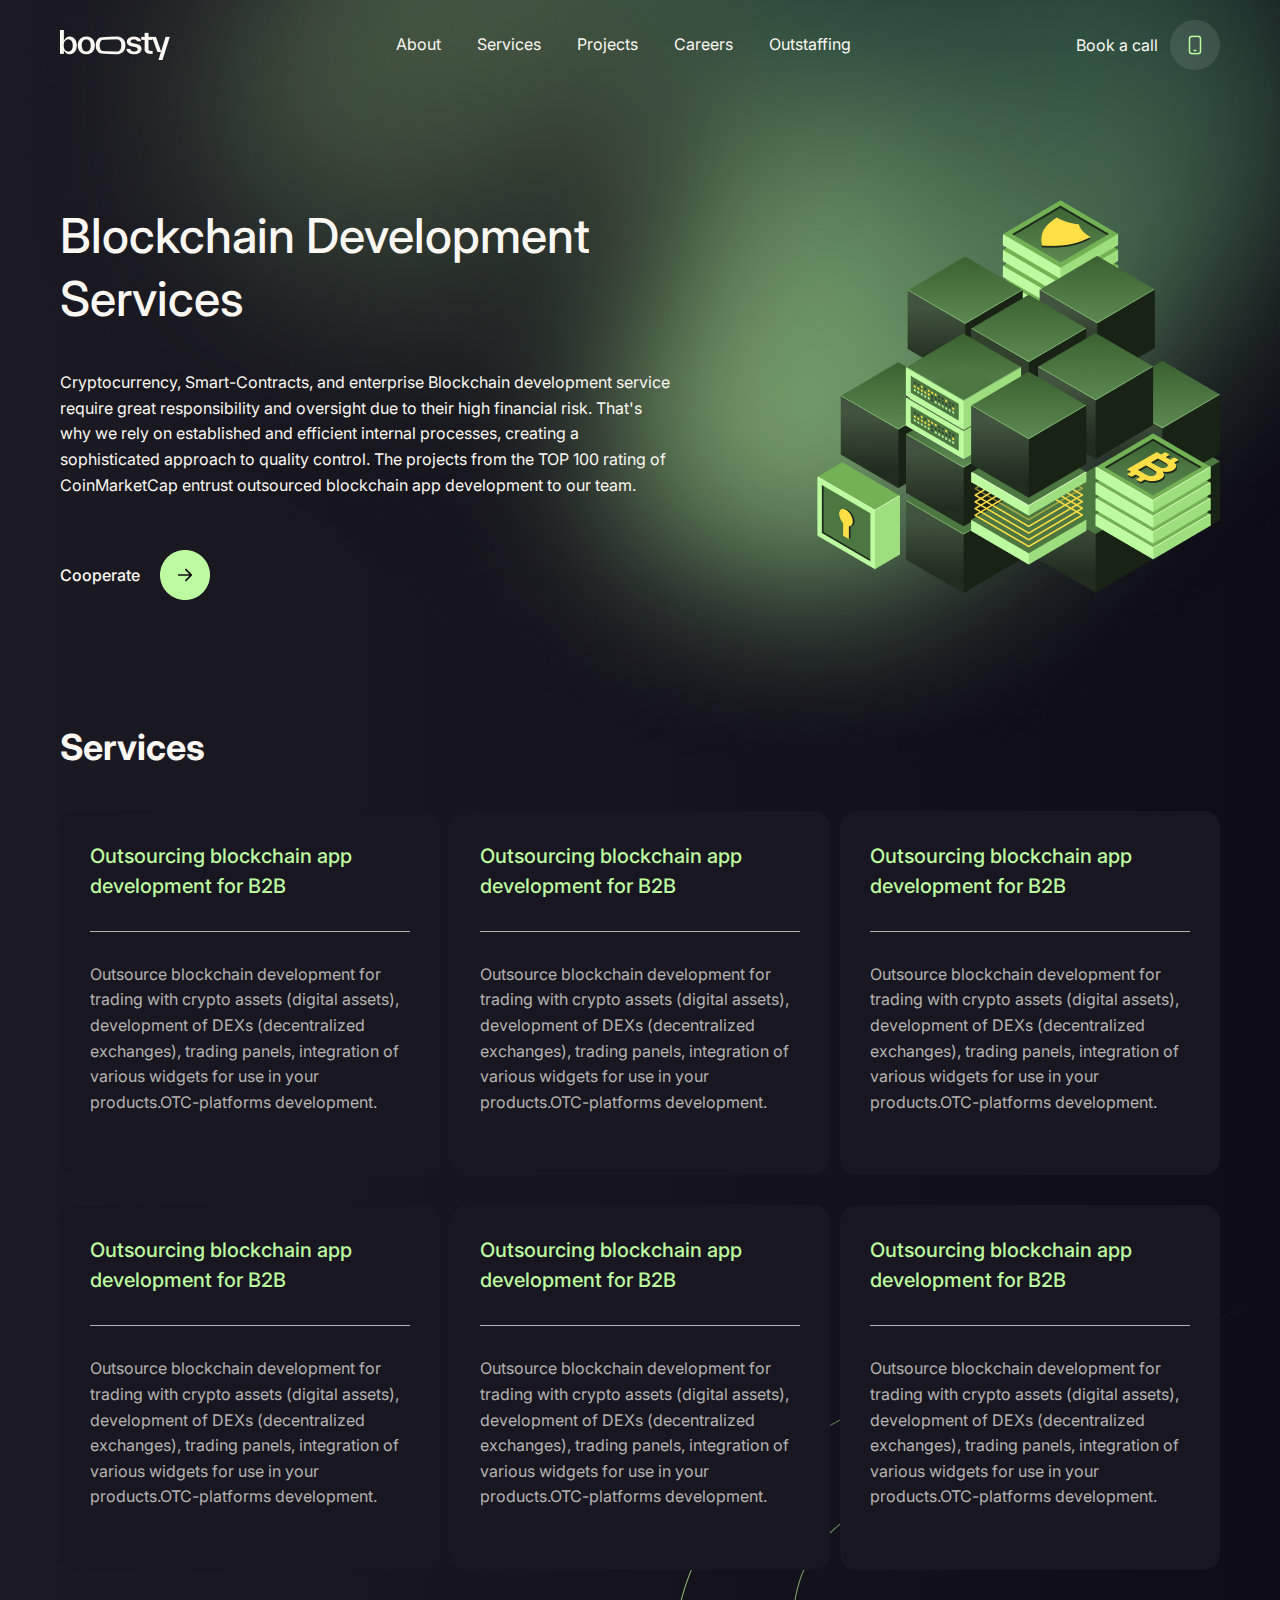
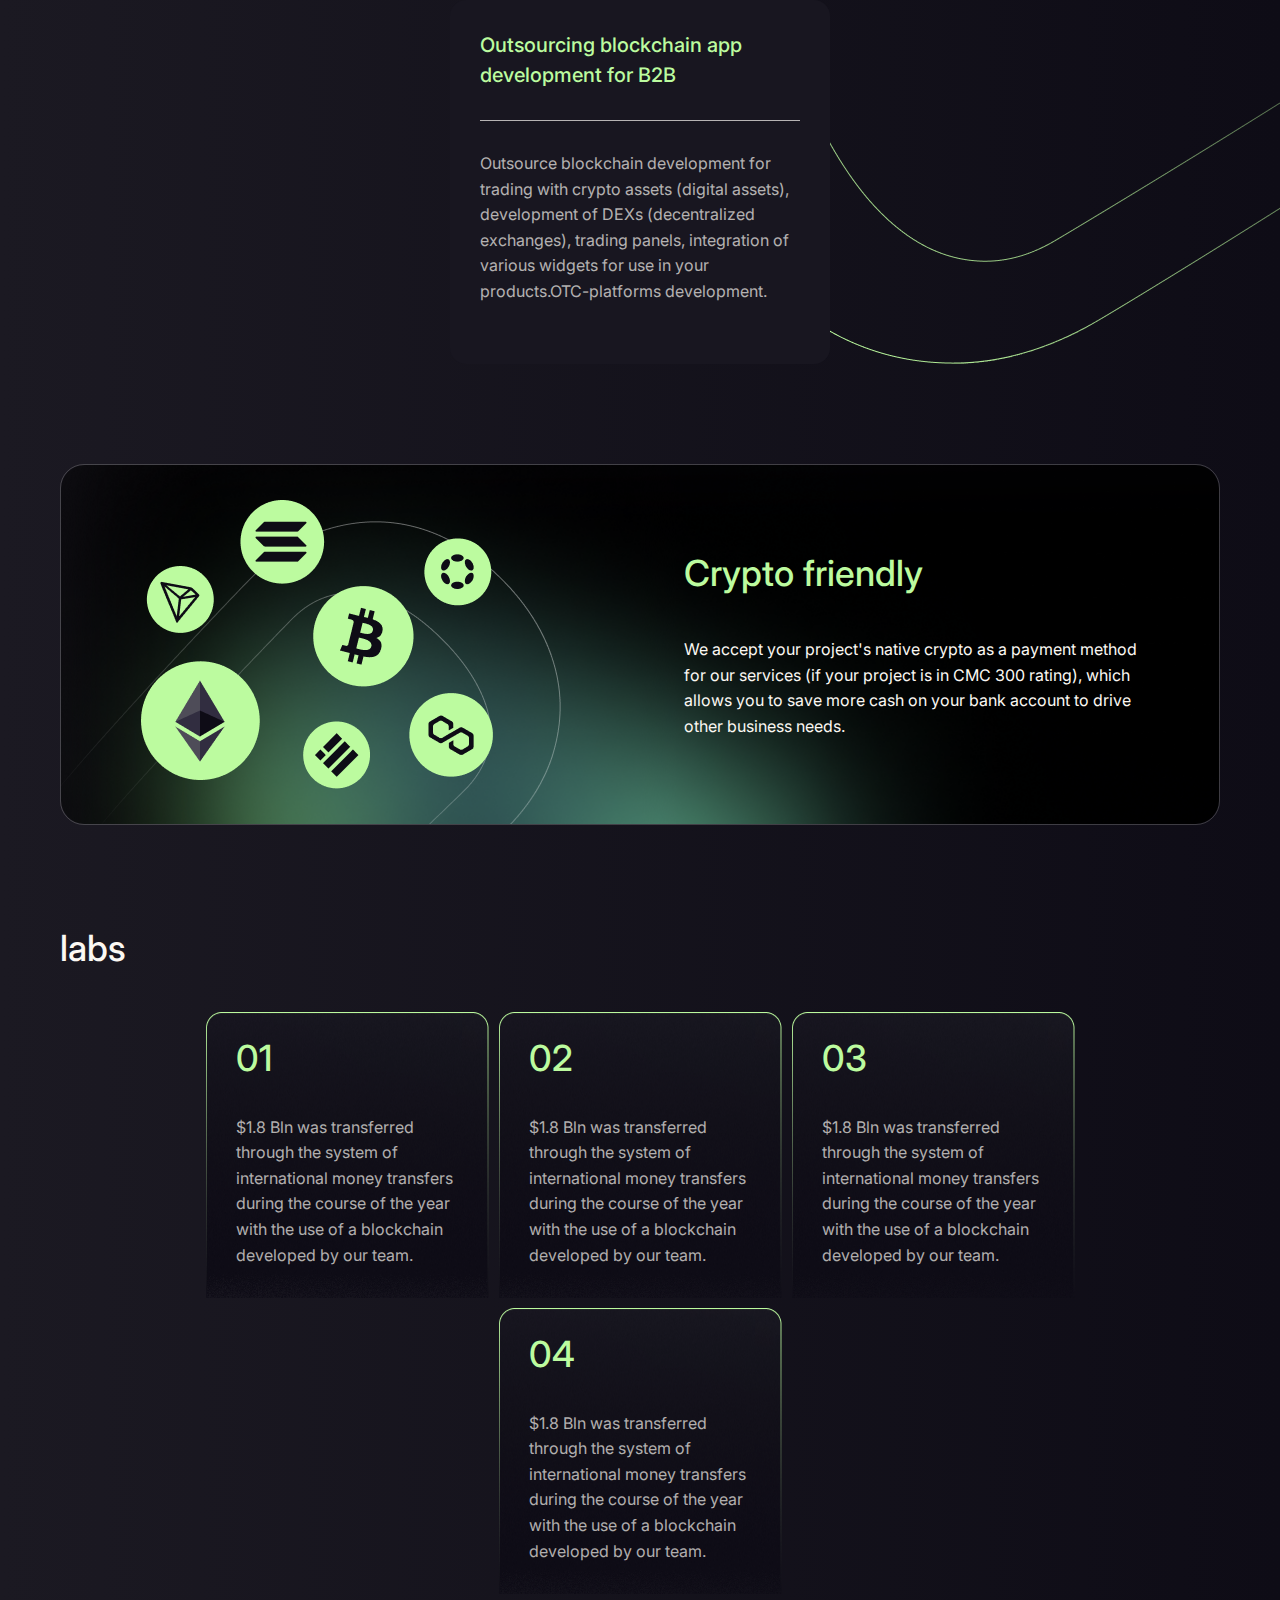
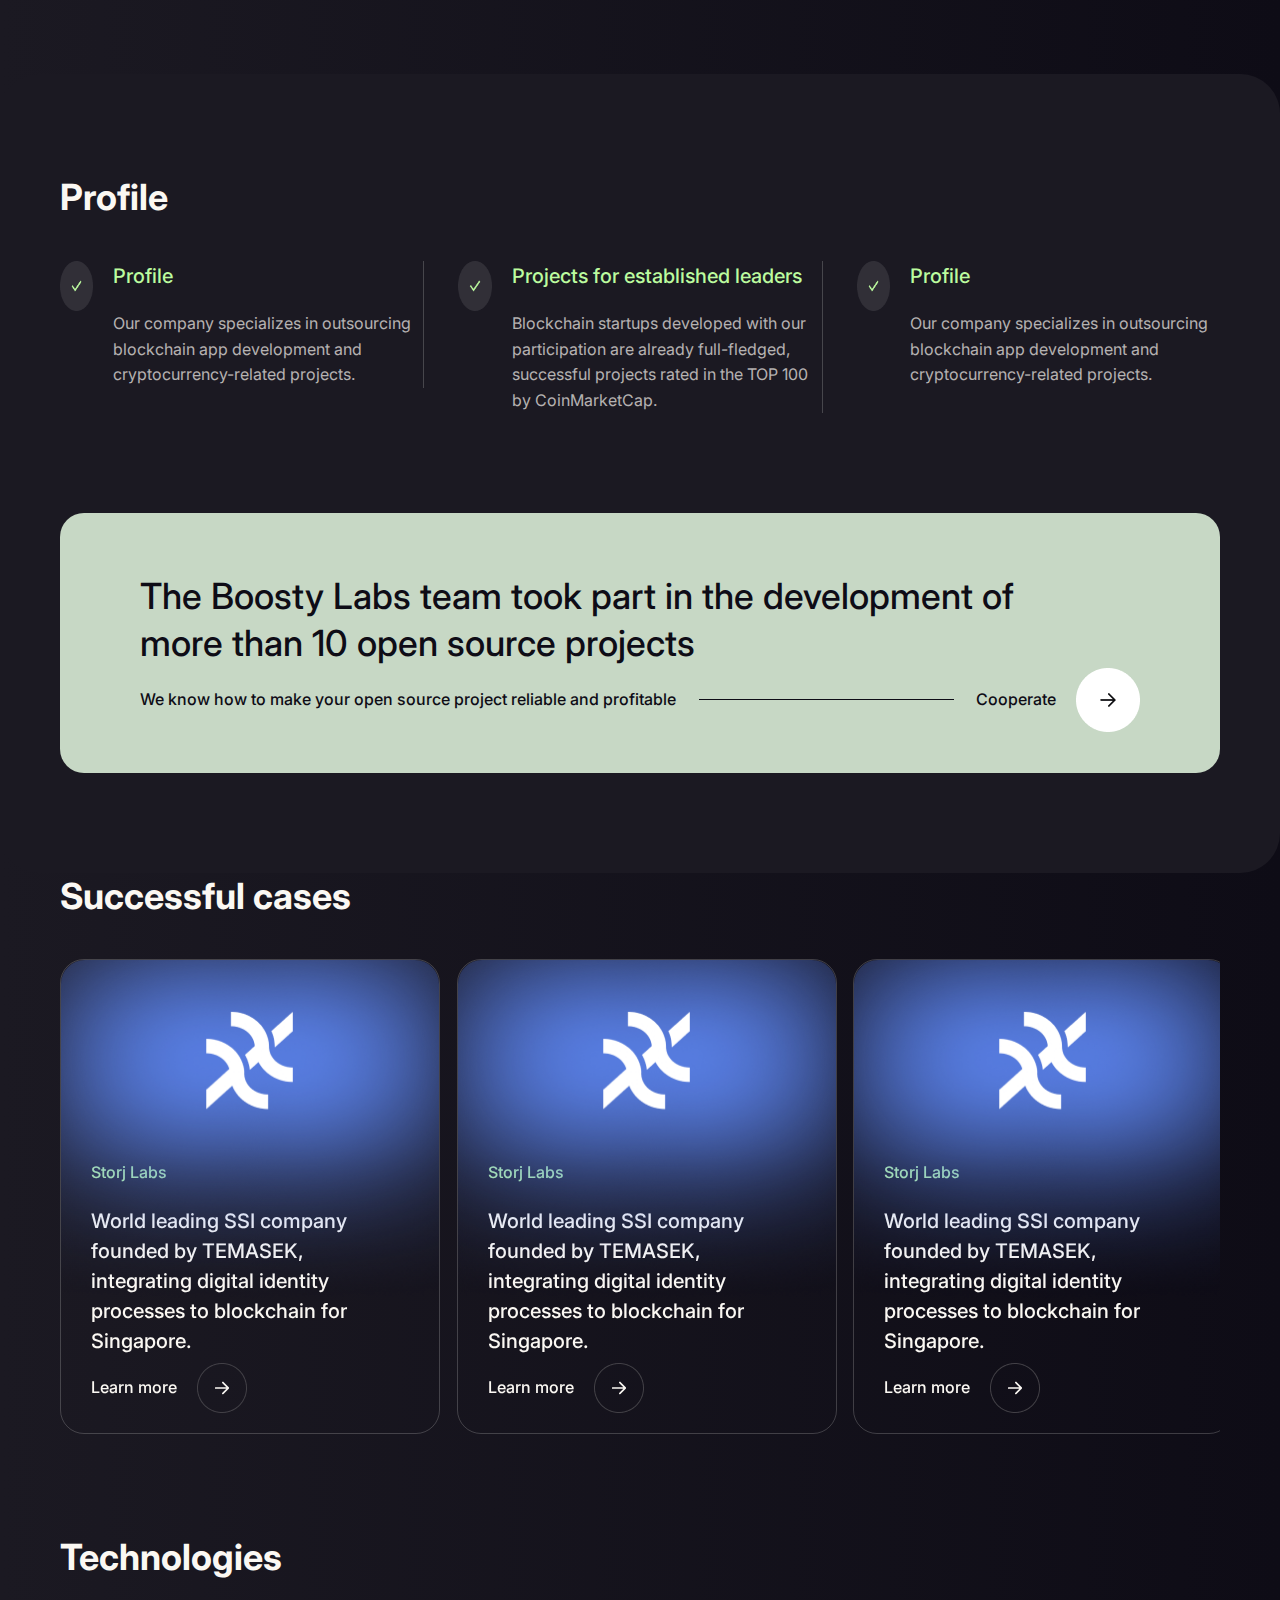
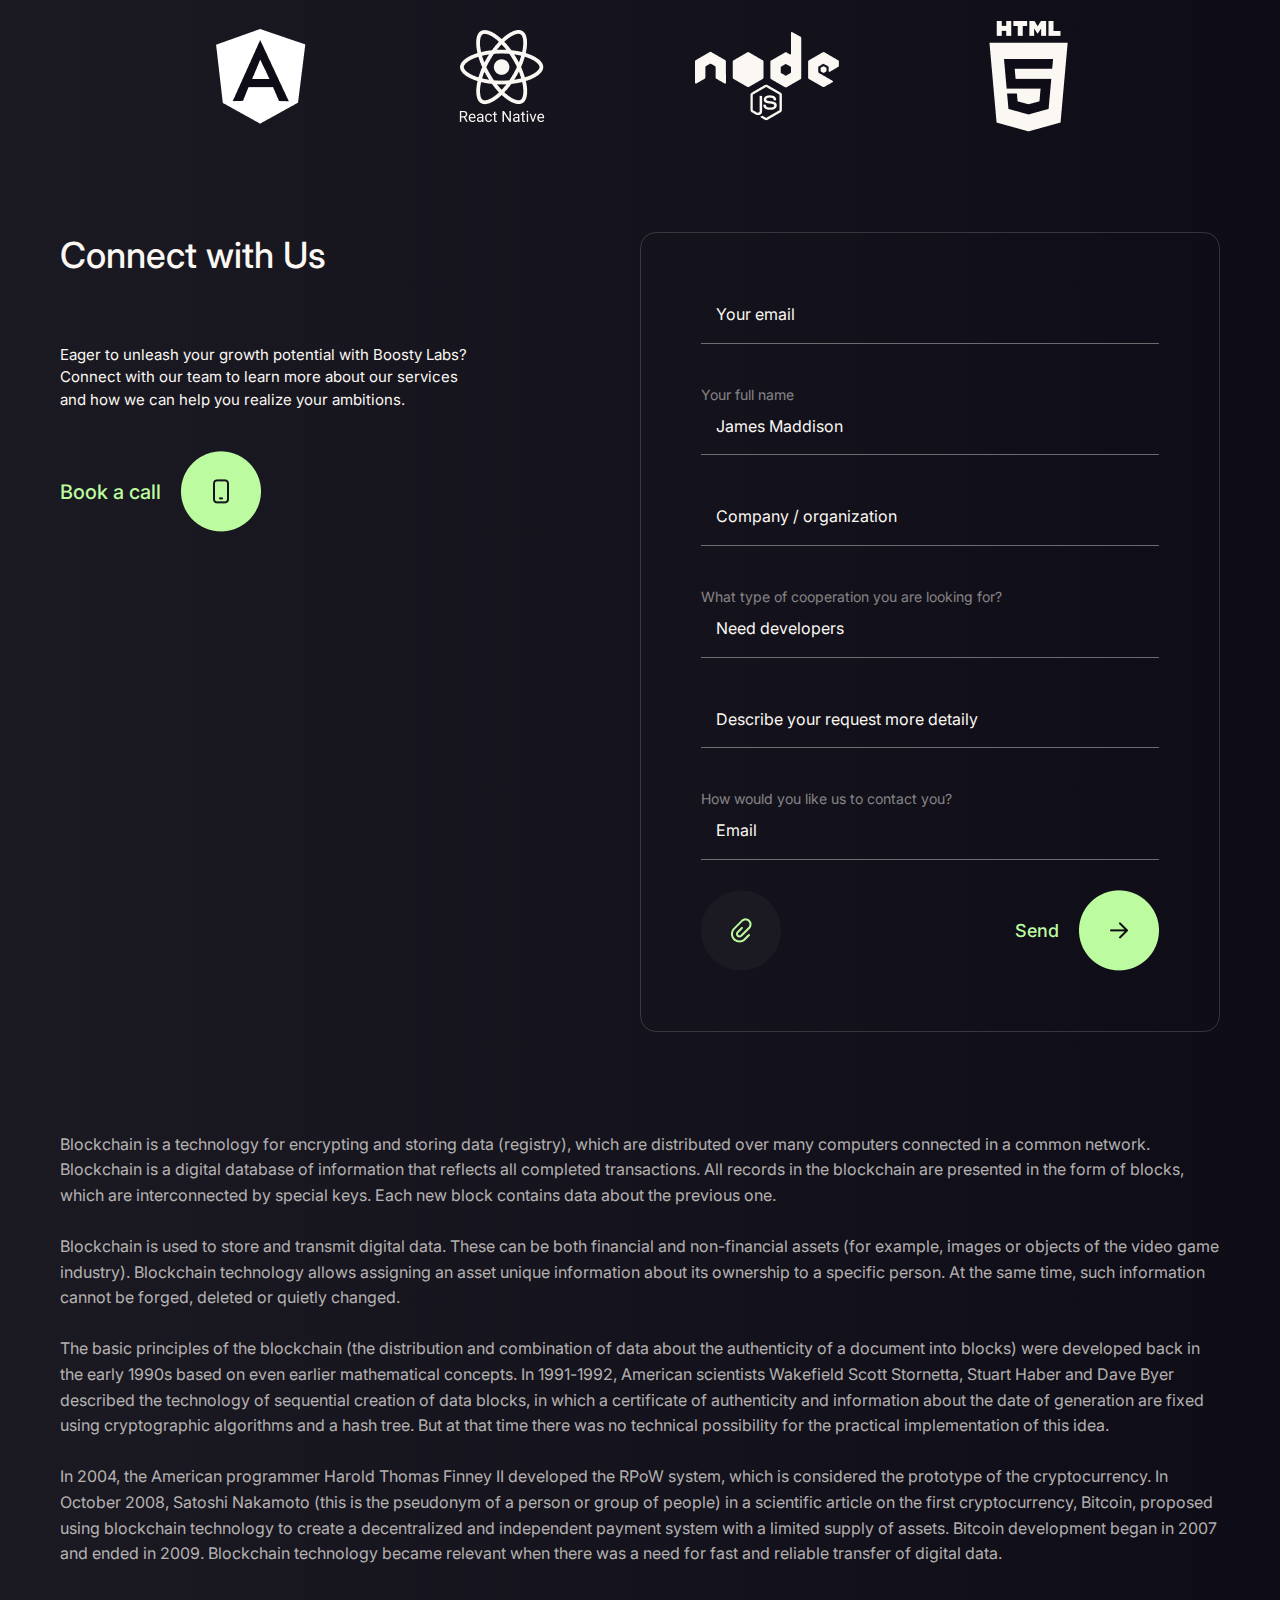
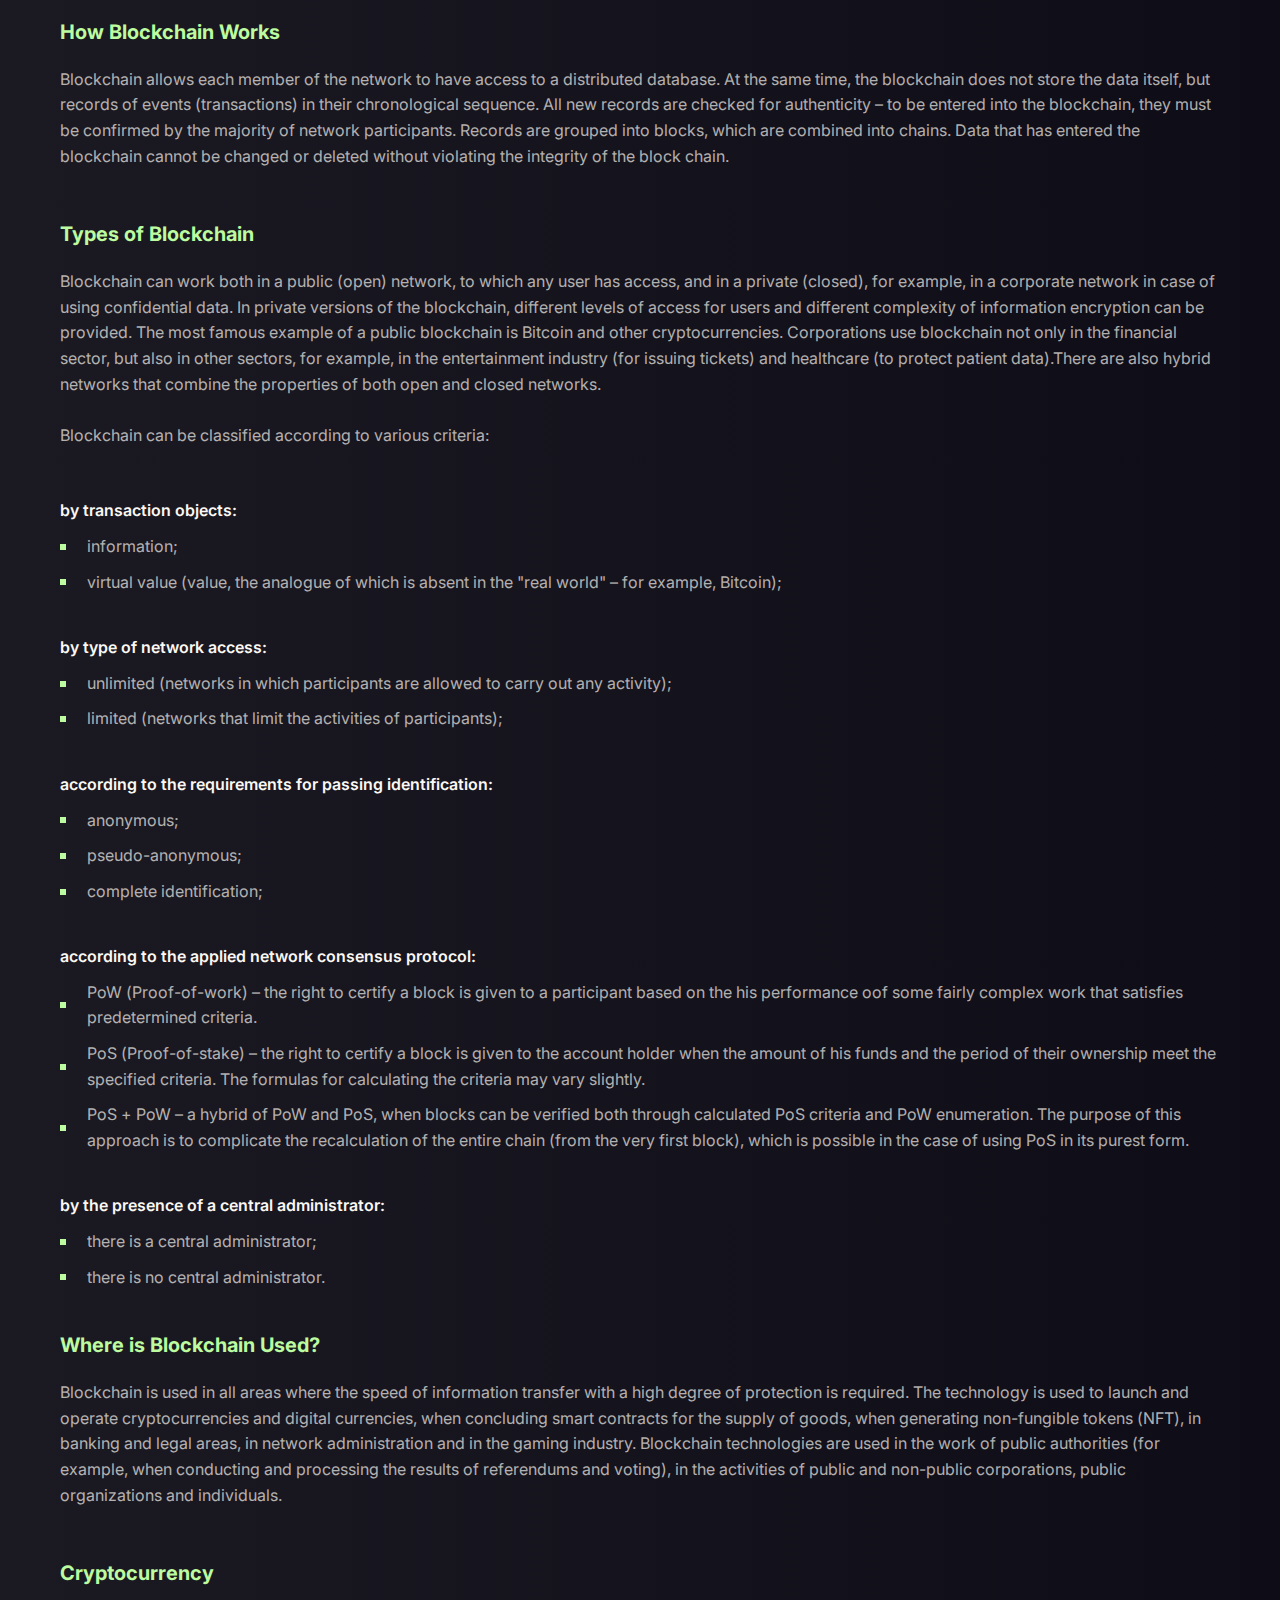
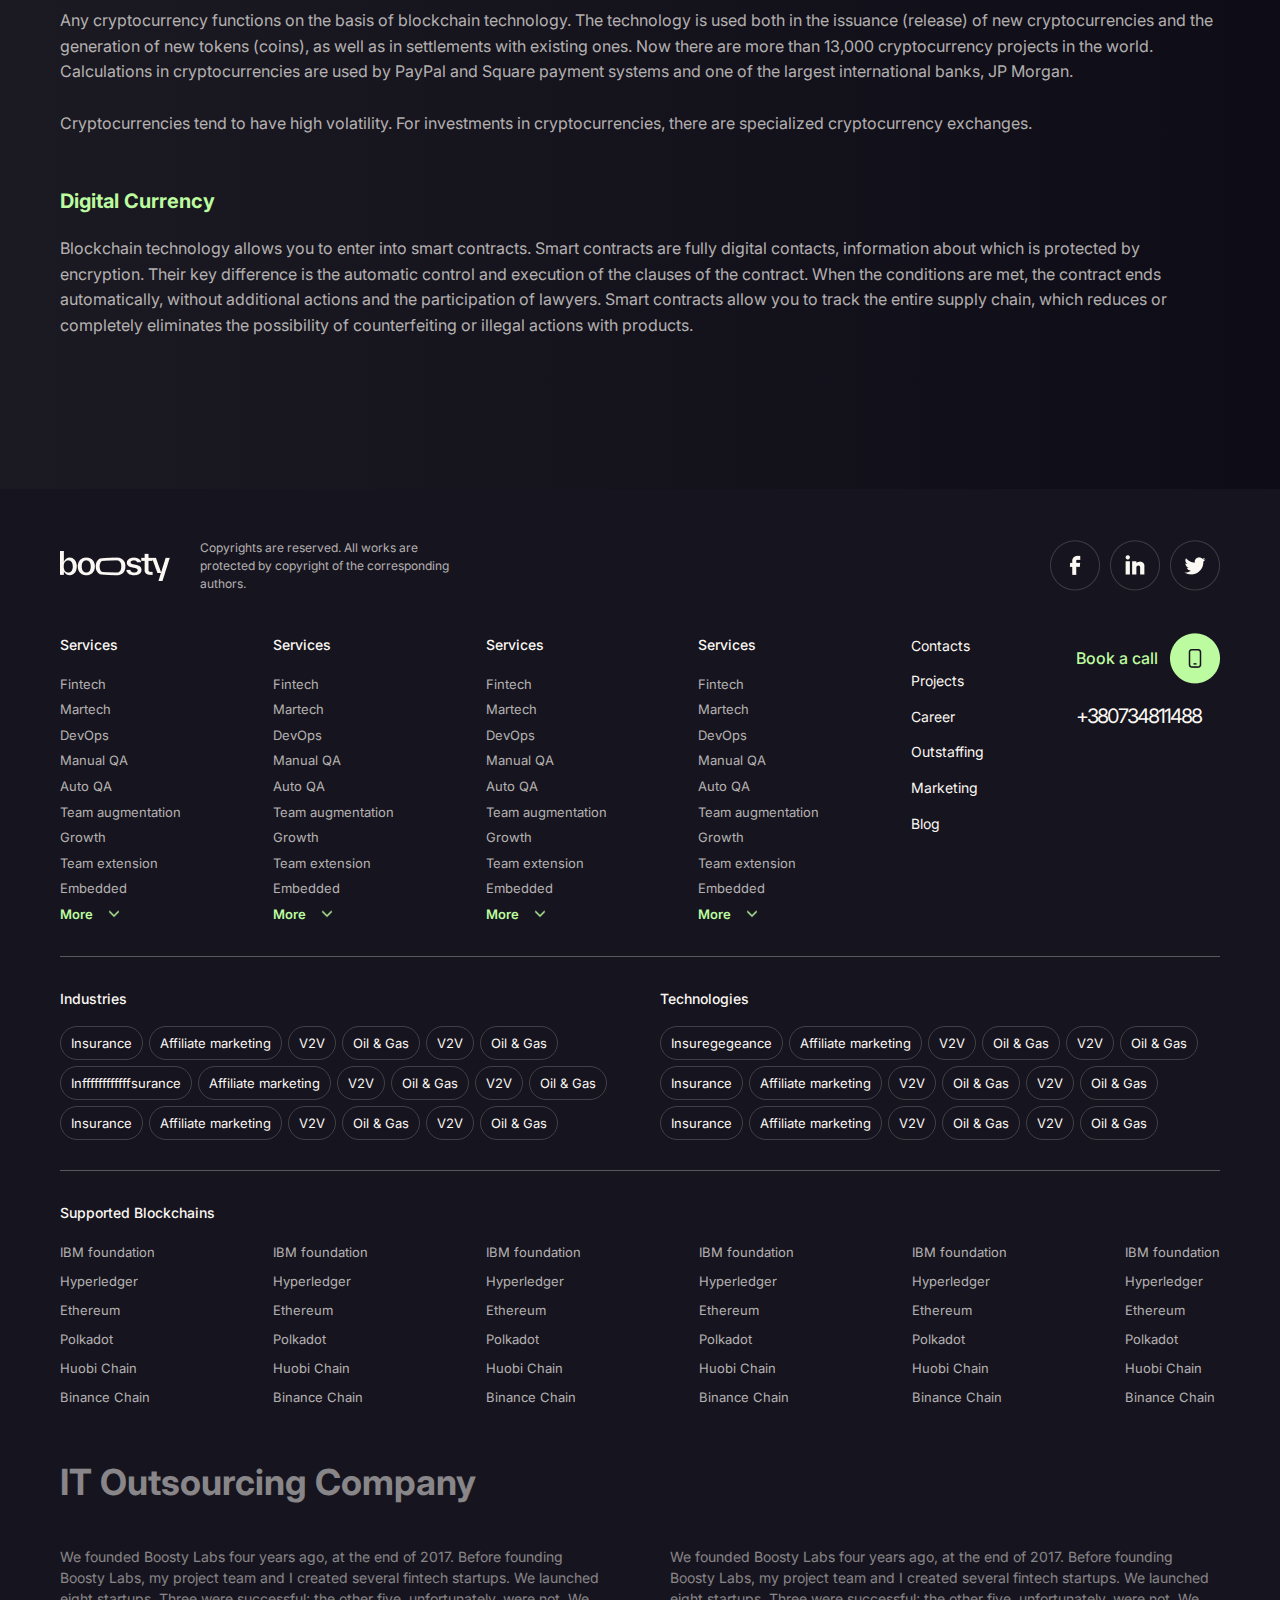
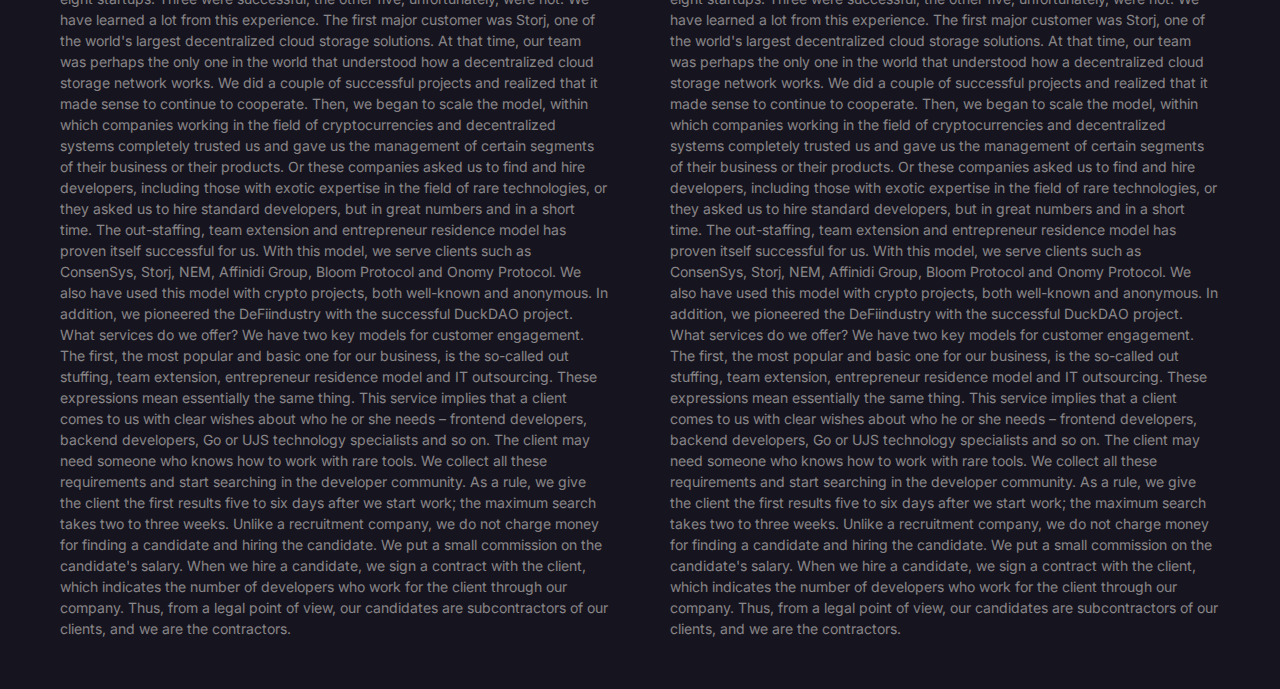
<file: Boosty Labs/services.html>
<!DOCTYPE html>
<html lang="en">
<head>
    <meta charset="UTF-8">
    <meta http-equiv="X-UA-Compatible" content="IE=edge">
    <meta name="viewport" content="width=device-width, initial-scale=1.0">

    <link href="https://fonts.googleapis.com/css2?family=Inter:wght@100..900&display=swap" rel="stylesheet">
    <link rel="stylesheet" href="https://cdn.jsdelivr.net/npm/swiper@11/swiper-bundle.min.css"/>

    <link rel="stylesheet" href="css/reset.css">
    <link rel="stylesheet" href="css/style.css">
    <link rel="stylesheet" href="css/media.css">

    <title>Boosty Labs</title>
</head>
<body>

    <header class="header">
        <img src="img/decor_header.png" alt="" class="img__header-decor">
        <div class="container">
            <nav class="nav">

                <button class="menu-btn" type="button">
                    <span class="btn-line"></span>
                    <span class="btn-line"></span>
                    <span class="btn-line"></span>
                    <span class="btn-line"></span>
                </button>

                <a href="index.html" class="logo">
                    <img src="img/logo.png" alt="Logo" class="img__logo">
                </a>

                <ul class="nav__items">
                    <li class="nav__item">
                        <a href="about.html" class="nav__link" target="_blank">About</a>
                    </li>
                    <li class="nav__item">
                        <a href="services.html" class="nav__link" target="_blank">Services</a>
                    </li>
                    <li class="nav__item">
                        <a href="project.html" class="nav__link" target="_blank">Projects</a>
                    </li>
                    <li class="nav__item">
                        <a href="career.html" class="nav__link" target="_blank">Careers</a>
                    </li>
                    <li class="nav__item">
                        <a href="outstaffing.html" class="nav__link" target="_blank">Outstaffing</a>
                    </li>
                </ul>

                <div class="nav__about">
                    <a href="#" class="nav__about-link">Book a call</a>
                    <img src="img/nav_about.png" alt="" class="img__nav-about">
                </div>

            </nav>
        </div>
    </header>

    <main>

        <section class="blockchain">
            <div class="container">
                <div class="blockchain__inner">
                    <div class="blockchain__inner-info">
                        <h1 class="blockchain__info-title">Blockchain Development Services</h1>
                        <p class="blockchain__info-text">Cryptocurrency, Smart-Contracts, and enterprise Blockchain development service require great responsibility and oversight due to their high financial risk. That's why we rely on established and efficient internal processes, creating a sophisticated approach to quality control. The projects from the TOP 100 rating of CoinMarketCap entrust outsourced blockchain app development to our team.</p>
                        <div class="blockchain__info-links">
                            <a href="#" class="blockchain__info-link">Cooperate</a>
                        </div>
                    </div>
                    <div class="blockchain__inner-photo">
                        <img src="img/blockchain.png" alt="" class="img__blockchain-ph">
                    </div>
                </div>
            </div>
        </section>

        <section class="services">
            <img src="img/decor_services.png" alt="" class="img__services-decor">
            <div class="container">
                <h2 class="services__title">Services</h2>
                <div class="services__items">
                    <div class="services__item">
                        <div class="services__item-content">
                            <h3 class="services__item-title">Outsourcing blockchain app development for B2B</h3>
                            <div class="services__line"></div>
                            <p class="services__item-text">Outsource blockchain development for trading with crypto assets (digital assets), development of DEXs (decentralized exchanges), trading panels, integration of various widgets for use in your products.OTC-platforms development.</p>
                            <div class="services__item-links">
                                <a href="#" class="services__item-link">More</a>
                            </div>
                        </div>
                    </div>
                    <div class="services__item">
                        <div class="services__item-content">
                            <h3 class="services__item-title">Outsourcing blockchain app development for B2B</h3>
                            <div class="services__line"></div>
                            <p class="services__item-text">Outsource blockchain development for trading with crypto assets (digital assets), development of DEXs (decentralized exchanges), trading panels, integration of various widgets for use in your products.OTC-platforms development.</p>
                            <div class="services__item-links">
                                <a href="#" class="services__item-link">More</a>
                            </div>
                        </div>
                    </div>
                    <div class="services__item">
                        <div class="services__item-content">
                            <h3 class="services__item-title">Outsourcing blockchain app development for B2B</h3>
                            <div class="services__line"></div>
                            <p class="services__item-text">Outsource blockchain development for trading with crypto assets (digital assets), development of DEXs (decentralized exchanges), trading panels, integration of various widgets for use in your products.OTC-platforms development.</p>
                            <div class="services__item-links">
                                <a href="#" class="services__item-link">More</a>
                            </div>
                        </div>
                    </div>
                    <div class="services__item">
                        <div class="services__item-content">
                            <h3 class="services__item-title">Outsourcing blockchain app development for B2B</h3>
                            <div class="services__line"></div>
                            <p class="services__item-text">Outsource blockchain development for trading with crypto assets (digital assets), development of DEXs (decentralized exchanges), trading panels, integration of various widgets for use in your products.OTC-platforms development.</p>
                            <div class="services__item-links">
                                <a href="#" class="services__item-link">More</a>
                            </div>
                        </div>
                    </div>
                    <div class="services__item">
                        <div class="services__item-content">
                            <h3 class="services__item-title">Outsourcing blockchain app development for B2B</h3>
                            <div class="services__line"></div>
                            <p class="services__item-text">Outsource blockchain development for trading with crypto assets (digital assets), development of DEXs (decentralized exchanges), trading panels, integration of various widgets for use in your products.OTC-platforms development.</p>
                            <div class="services__item-links">
                                <a href="#" class="services__item-link">More</a>
                            </div>
                        </div>
                    </div>
                    <div class="services__item">
                        <div class="services__item-content">
                            <h3 class="services__item-title">Outsourcing blockchain app development for B2B</h3>
                            <div class="services__line"></div>
                            <p class="services__item-text">Outsource blockchain development for trading with crypto assets (digital assets), development of DEXs (decentralized exchanges), trading panels, integration of various widgets for use in your products.OTC-platforms development.</p>
                            <div class="services__item-links">
                                <a href="#" class="services__item-link">More</a>
                            </div>
                        </div>
                    </div>
                    <div class="services__item">
                        <div class="services__item-content">
                            <h3 class="services__item-title">Outsourcing blockchain app development for B2B</h3>
                            <div class="services__line"></div>
                            <p class="services__item-text">Outsource blockchain development for trading with crypto assets (digital assets), development of DEXs (decentralized exchanges), trading panels, integration of various widgets for use in your products.OTC-platforms development.</p>
                            <div class="services__item-links">
                                <a href="#" class="services__item-link">More</a>
                            </div>
                        </div>
                    </div>
                </div>
            </div>
        </section>

        <section class="crypto">
            <div class="container">
                <div class="crypto__item">
                    <img src="img/decor_crypto-lines.png" alt="" class="crypto__item-decor--lines">
                    <img src="img/decor_crypto-gradient.png" alt="" class="crypto__item-decor--gradient">
                    <div class="crypto__item-inner">
                        <div class="crypto__inner-photo">
                            <img src="img/crypto.png" alt="" class="img__crypto-ph">
                        </div>
                        <div class="crypto__inner-info">
                            <h2 class="crypto__info-title">Crypto friendly</h2>
                            <p class="crypto__info-text">We accept your project's native crypto as a payment method for our services (if your project is in CMC 300 rating), which allows you to save more cash on your bank account to drive other business needs.</p>
                        </div>
                    </div>
                </div>
            </div>
        </section>

        <section class="labs">
            <div class="container">
                <h2 class="services__title labs__title">labs</h2>
                <div class="labs__items">
                    <div class="labs__item">
                        <div class="labs__item-content">
                            <p class="labs__content-number">01</p>
                            <p class="labs__content-text">$1.8 Bln was transferred through the system of international money transfers during the course of the year with the use of a blockchain developed by our team.</p>
                        </div>
                    </div>
                    <div class="labs__item">
                        <div class="labs__item-content">
                            <p class="labs__content-number">02</p>
                            <p class="labs__content-text">$1.8 Bln was transferred through the system of international money transfers during the course of the year with the use of a blockchain developed by our team.</p>
                        </div>
                    </div>
                    <div class="labs__item">
                        <div class="labs__item-content">
                            <p class="labs__content-number">03</p>
                            <p class="labs__content-text">$1.8 Bln was transferred through the system of international money transfers during the course of the year with the use of a blockchain developed by our team.</p>
                        </div>
                    </div>
                    <div class="labs__item">
                        <div class="labs__item-content">
                            <p class="labs__content-number">04</p>
                            <p class="labs__content-text">$1.8 Bln was transferred through the system of international money transfers during the course of the year with the use of a blockchain developed by our team.</p>
                        </div>
                    </div>
                </div>
            </div>
        </section>

        <section class="profile">
            <div class="container">
                <h2 class="services__title profile__title">Profile</h2>
                <div class="profile__items">
                    <div class="profile__item">
                        <div class="profile__item-inner">
                            <div class="profile__inner-check">
                                <img src="img/check.png" alt="" class="img__profile-check">
                            </div>
                            <div class="profile__inner-info">
                                <h3 class="profile__info-title">Profile</h3>
                                <p class="profile__info-text">Our company specializes in outsourcing blockchain app development and cryptocurrency-related projects.</p>
                            </div>
                        </div>
                    </div>
                    <div class="profile__item">
                        <div class="profile__item-inner">
                            <div class="profile__inner-check">
                                <img src="img/check.png" alt="" class="img__profile-check">
                            </div>
                            <div class="profile__inner-info">
                                <h3 class="profile__info-title">Projects for established leaders</h3>
                                <p class="profile__info-text">Blockchain startups developed with our participation are already full-fledged, successful projects rated in the TOP 100 by CoinMarketCap.</p>
                            </div>
                        </div>
                    </div>
                    <div class="profile__item">
                        <div class="profile__item-inner">
                            <div class="profile__inner-check">
                                <img src="img/check.png" alt="" class="img__profile-check">
                            </div>
                            <div class="profile__inner-info">
                                <h3 class="profile__info-title">Profile</h3>
                                <p class="profile__info-text">Our company specializes in outsourcing blockchain app development and cryptocurrency-related projects.</p>
                            </div>
                        </div>
                    </div>
                </div>
                <div class="cta">
                    <div class="cta__content">
                        <h2 class="cta__content-title">The Boosty Labs team took part in the development of more than 10 open source projects</h2>
                        <div class="cta__content-bottom">
                            <p class="cta__bottom-text">We know how to make your open source project reliable and profitable</p>
                            <span class="line__cta"></span>
                            <a href="#" class="cta__bottom-link">Cooperate</a>
                        </div>
                    </div>
                </div>
            </div>
        </section>

        <section class="saccessful">
            <div class="container">
                <h2 class="services__title saccessful__title">Successful cases</h2>
                <div class="saccessful__slider">
                    <!-- Swiper -->
                    <div class="swiper saccessful__swiper">
                        <div class="swiper-wrapper">
                            <div class="swiper-slide">
                                <div class="projects__item">
                                    <div class="projects__item-content">
                                        <div class="project__content-top">
                                            <img src="img/project_item-1.png" alt="" class="img__project-top">
                                        </div>
                                        <div class="project__content-bottom">
                                            <div class="project__bottom-inner">
                                                <div class="project__inner-inner">
                                                    <h4 class="project__bottom-suptitle">Storj Labs</h4>
                                                    <h3 class="project__bottom-title">World leading SSI company founded by TEMASEK, integrating digital identity processes to blockchain for Singapore.</h3>
                                                </div>
                                                <div class="project__bottom-links">
                                                    <a href="article.html" class="project__bottom-link" target="_blank">Learn more</a>
                                                </div>
                                            </div>
                                        </div>
                                    </div>
                                </div>
                            </div>
                            <div class="swiper-slide">
                                <div class="projects__item">
                                    <div class="projects__item-content">
                                        <div class="project__content-top">
                                            <img src="img/project_item-1.png" alt="" class="img__project-top">
                                        </div>
                                        <div class="project__content-bottom">
                                            <div class="project__bottom-inner">
                                                <div class="project__inner-inner">
                                                    <h4 class="project__bottom-suptitle">Storj Labs</h4>
                                                    <h3 class="project__bottom-title">World leading SSI company founded by TEMASEK, integrating digital identity processes to blockchain for Singapore.</h3>
                                                </div>
                                                <div class="project__bottom-links">
                                                    <a href="article.html" class="project__bottom-link" target="_blank">Learn more</a>
                                                </div>
                                            </div>
                                        </div>
                                    </div>
                                </div>
                            </div>
                            <div class="swiper-slide">
                                <div class="projects__item">
                                    <div class="projects__item-content">
                                        <div class="project__content-top">
                                            <img src="img/project_item-1.png" alt="" class="img__project-top">
                                        </div>
                                        <div class="project__content-bottom">
                                            <div class="project__bottom-inner">
                                                <div class="project__inner-inner">
                                                    <h4 class="project__bottom-suptitle">Storj Labs</h4>
                                                    <h3 class="project__bottom-title">World leading SSI company founded by TEMASEK, integrating digital identity processes to blockchain for Singapore.</h3>
                                                </div>
                                                <div class="project__bottom-links">
                                                    <a href="article.html" class="project__bottom-link" target="_blank">Learn more</a>
                                                </div>
                                            </div>
                                        </div>
                                    </div>
                                </div>
                            </div>
                            <div class="swiper-slide">
                                <div class="projects__item">
                                    <div class="projects__item-content">
                                        <div class="project__content-top">
                                            <img src="img/project_item-1.png" alt="" class="img__project-top">
                                        </div>
                                        <div class="project__content-bottom">
                                            <div class="project__bottom-inner">
                                                <div class="project__inner-inner">
                                                    <h4 class="project__bottom-suptitle">Storj Labs</h4>
                                                    <h3 class="project__bottom-title">World leading SSI company founded by TEMASEK, integrating digital identity processes to blockchain for Singapore.</h3>
                                                </div>
                                                <div class="project__bottom-links">
                                                    <a href="article.html" class="project__bottom-link" target="_blank">Learn more</a>
                                                </div>
                                            </div>
                                        </div>
                                    </div>
                                </div>
                            </div>
                        </div>
                        <div class="swiper-pagination"></div>
                    </div>
                </div>
                <h2 class="services__title technologies__title">Technologies</h2>
                <div class="technologies__items">
                    <img src="img/technologies-1.png" alt="" class="img__technologies">
                    <img src="img/technologies-2.png" alt="" class="img__technologies">
                    <img src="img/technologies-3.png" alt="" class="img__technologies">
                    <img src="img/technologies-4.png" alt="" class="img__technologies">
                </div>
            </div>
        </section>

        <section class="connect">
            <div class="container">
                <div class="connect__inner">
                    <div class="connect__inner-info">
                        <h2 class="connect__info-title">Connect with Us</h2>
                        <p class="connect__info-text">Eager to unleash your growth potential with Boosty Labs? Connect with our team to learn more about our services and how we can help you realize your ambitions.</p>
                        <div class="connect__info-call">
                            <p class="connect__call-text">Book a call</p>
                            <img src="img/telephone.png" alt="" class="img__connect-call">
                        </div>
                    </div>
                    <div class="connect__inner-form">
                        <div class="connect__form-content">
                            <div class="connect__form-inputs">
                                <div class="connect__form-input">
                                    <input type="text" class="input__connect-form" placeholder="Your email">
                                </div>
                                <div class="connect__form-input">
                                    <h3 class="connect__input-suptetitle">Your full name</h3>
                                    <input type="text" class="input__connect-form" placeholder="James Maddison">
                                </div>
                                <div class="connect__form-input">
                                    <input type="text" class="input__connect-form" placeholder="Company / organization">
                                </div>
                                <div class="connect__form-input">
                                    <h3 class="connect__input-suptetitle">What type of cooperation you are looking for?</h3>
                                    <input type="text" class="input__connect-form" placeholder="Need developers">
                                </div>
                                <div class="connect__form-input">
                                    <input type="text" class="input__connect-form" placeholder="Describe your request more detaily">
                                </div>
                                <div class="connect__form-input">
                                    <h3 class="connect__input-suptetitle">How would you like us to contact you?</h3>
                                    <input type="text" class="input__connect-form" placeholder="Email">
                                </div>
                            </div>
                            <div class="connect__form-bottom">
                                <a href="#" class="connect__bottom-attach">
                                    <img src="img/attach.png" alt="" class="img__form-attach">
                                </a>
                                <div class="connect__bottom-send">
                                    <a href="#" class="connect__send-text">Send</a>
                                    <img src="img/lightGreen_arrow-right.png" alt="" class="img__connect-send">
                                </div>
                            </div>
                        </div>
                    </div>
                </div>
            </div>
        </section>

        <article class="info">
            <div class="container">
                <p class="info__text">Blockchain is a technology for encrypting and storing data (registry), which are distributed over many computers connected in a common network. Blockchain is a digital database of information that reflects all completed transactions. All records in the blockchain are presented in the form of blocks, which are interconnected by special keys. Each new block contains data about the previous one.
                    <br><br>Blockchain is used to store and transmit digital data. These can be both financial and non-financial assets (for example, images or objects of the video game industry). Blockchain technology allows assigning an asset unique information about its ownership to a specific person. At the same time, such information cannot be forged, deleted or quietly changed.
                    <br><br>The basic principles of the blockchain (the distribution and combination of data about the authenticity of a document into blocks) were developed back in the early 1990s based on even earlier mathematical concepts. In 1991-1992, American scientists Wakefield Scott Stornetta, Stuart Haber and Dave Byer described the technology of sequential creation of data blocks, in which a certificate of authenticity and information about the date of generation are fixed using cryptographic algorithms and a hash tree. But at that time there was no technical possibility for the practical implementation of this idea.
                    <br><br>In 2004, the American programmer Harold Thomas Finney II developed the RPoW system, which is considered the prototype of the cryptocurrency. In October 2008, Satoshi Nakamoto (this is the pseudonym of a person or group of people) in a scientific article on the first cryptocurrency, Bitcoin, proposed using blockchain technology to create a decentralized and independent payment system with a limited supply of assets. Bitcoin development began in 2007 and ended in 2009. Blockchain technology became relevant when there was a need for fast and reliable transfer of digital data.
                </p>
                <h3 class="info__title">How Blockchain Works</h3>
                <p class="info__text">Blockchain allows each member of the network to have access to a distributed database. At the same time, the blockchain does not store the data itself, but records of events (transactions) in their chronological sequence. All new records are checked for authenticity – to be entered into the blockchain, they must be confirmed by the majority of network participants. Records are grouped into blocks, which are combined into chains. Data that has entered the blockchain cannot be changed or deleted without violating the integrity of the block chain.</p>
                <h3 class="info__title">Types of Blockchain</h3>
                <p class="info__text">Blockchain can work both in a public (open) network, to which any user has access, and in a private (closed), for example, in a corporate network in case of using confidential data. In private versions of the blockchain, different levels of access for users and different complexity of information encryption can be provided. The most famous example of a public blockchain is Bitcoin and other cryptocurrencies. Corporations use blockchain not only in the financial sector, but also in other sectors, for example, in the entertainment industry (for issuing tickets) and healthcare (to protect patient data).There are also hybrid networks that combine the properties of both open and closed networks.
                    <br><br>Blockchain can be classified according to various criteria:</p>
                <ul class="info__classifield-lists">
                    <li class="info__classifield-list">
                        <h4 class="classifield__list-title">by transaction objects:</h4>
                    </li>
                    <li class="info__classifield-list info__classifield-list--mark">
                        <p class="classifield__list-text">information;</p>
                    </li>
                    <li class="info__classifield-list info__classifield-list--mark">
                        <p class="classifield__list-text">virtual value (value, the analogue of which is absent in the "real world" – for example, Bitcoin);</p>
                    </li>
                </ul>
                <ul class="info__classifield-lists">
                    <li class="info__classifield-list">
                        <h4 class="classifield__list-title">by type of network access:</h4>
                    </li>
                    <li class="info__classifield-list info__classifield-list--mark">
                        <p class="classifield__list-text">unlimited (networks in which participants are allowed to carry out any activity);</p>
                    </li>
                    <li class="info__classifield-list info__classifield-list--mark">
                        <p class="classifield__list-text">limited (networks that limit the activities of participants);</p>
                    </li>
                </ul>
                <ul class="info__classifield-lists">
                    <li class="info__classifield-list">
                        <h4 class="classifield__list-title">according to the requirements for passing identification:</h4>
                    </li>
                    <li class="info__classifield-list info__classifield-list--mark">
                        <p class="classifield__list-text">anonymous;</p>
                    </li>
                    <li class="info__classifield-list info__classifield-list--mark">
                        <p class="classifield__list-text">pseudo-anonymous;</p>
                    </li>
                    <li class="info__classifield-list info__classifield-list--mark">
                        <p class="classifield__list-text">complete identification;</p>
                    </li>
                </ul>
                <ul class="info__classifield-lists">
                    <li class="info__classifield-list">
                        <h4 class="classifield__list-title">according to the applied network consensus protocol:</h4>
                    </li>
                    <li class="info__classifield-list info__classifield-list--mark">
                        <p class="classifield__list-text"><span>PoW (Proof-of-work)</span> – the right to certify a block is given to a participant based on the his performance oof some fairly complex work that satisfies predetermined criteria.</p>
                    </li>
                    <li class="info__classifield-list info__classifield-list--mark">
                        <p class="classifield__list-text"><span>PoS (Proof-of-stake)</span> – the right to certify a block is given to the account holder when the amount of his funds and the period of their ownership meet the specified criteria. The formulas for calculating the criteria may vary slightly.</p>
                    </li>
                    <li class="info__classifield-list info__classifield-list--mark">
                        <p class="classifield__list-text"><span>PoS + PoW</span> – a hybrid of PoW and PoS, when blocks can be verified both through calculated PoS criteria and PoW enumeration. The purpose of this approach is to complicate the recalculation of the entire chain (from the very first block), which is possible in the case of using PoS in its purest form.</p>
                    </li>
                </ul>
                <ul class="info__classifield-lists">
                    <li class="info__classifield-list">
                        <h4 class="classifield__list-title">by the presence of a central administrator:</h4>
                    </li>
                    <li class="info__classifield-list info__classifield-list--mark">
                        <p class="classifield__list-text">there is a central administrator;</p>
                    </li>
                    <li class="info__classifield-list info__classifield-list--mark">
                        <p class="classifield__list-text">there is no central administrator.</p>
                    </li>
                </ul>
                <h3 class="info__title">Where is Blockchain Used?</h3>
                <p class="info__text">Blockchain is used in all areas where the speed of information transfer with a high degree of protection is required. The technology is used to launch and operate cryptocurrencies and digital currencies, when concluding smart contracts for the supply of goods, when generating non-fungible tokens (NFT), in banking and legal areas, in network administration and in the gaming industry. Blockchain technologies are used in the work of public authorities (for example, when conducting and processing the results of referendums and voting), in the activities of public and non-public corporations, public organizations and individuals.</p>
                <h3 class="info__title">Cryptocurrency</h3>
                <p class="info__text">Any cryptocurrency functions on the basis of blockchain technology. The technology is used both in the issuance (release) of new cryptocurrencies and the generation of new tokens (coins), as well as in settlements with existing ones. Now there are more than 13,000 cryptocurrency projects in the world. Calculations in cryptocurrencies are used by PayPal and Square payment systems and one of the largest international banks, JP Morgan.
                    <br><br>Cryptocurrencies tend to have high volatility. For investments in cryptocurrencies, there are specialized cryptocurrency exchanges.</p>
                <h3 class="info__title">Digital Currency</h3>
                <p class="info__text">Blockchain technology allows you to enter into smart contracts. Smart contracts are fully digital contacts, information about which is protected by encryption. Their key difference is the automatic control and execution of the clauses of the contract. When the conditions are met, the contract ends automatically, without additional actions and the participation of lawyers. Smart contracts allow you to track the entire supply chain, which reduces or completely eliminates the possibility of counterfeiting or illegal actions with products.</p>
            </div>
        </article>

    </main>

    <footer class="footer">

        <div class="container">
            <div class="footer__top">
                <div class="footer__top-info">
                    <div class="footer__top-info-inner">
                        <a href="index.html" class="logo">
                            <img src="img/logo.png" alt="Logo" class="img__logo">
                        </a>
                        <p class="footer__top-inner-text">Copyrights are reserved. All works are protected by copyright of the corresponding authors.</p>
                    </div>
                </div>
                <div class="footer__top-social">
                    <div class="footer__social-items">
                        <a href="#" class="footer__social-link">
                            <img src="img/fb.png" alt="Facebook" class="img__footer-social">
                        </a>
                        <a href="#" class="footer__social-link">
                            <img src="img/in.png" alt="LinkedIn" class="img__footer-social">
                        </a>
                        <a href="#" class="footer__social-link">
                            <img src="img/tw.png" alt="Twitter" class="img__footer-social">
                        </a>
                    </div>
                </div>
            </div>
            <div class="footer__nav">
                <div class="footer__nav-inner">
                    <ul class="footer__nav-items">
                        <li class="footer__nav-item">
                            <h4 class="footer__nav-title">Services</h4>
                        </li>
                        <li class="footer__nav-item">
                            <a href="#" class="footer__nav-link">Fintech</a>
                        </li>
                        <li class="footer__nav-item">
                            <a href="#" class="footer__nav-link">Martech</a>
                        </li>
                        <li class="footer__nav-item">
                            <a href="#" class="footer__nav-link">DevOps</a>
                        </li>
                        <li class="footer__nav-item">
                            <a href="#" class="footer__nav-link">Manual QA</a>
                        </li>
                        <li class="footer__nav-item">
                            <a href="#" class="footer__nav-link">Auto QA</a>
                        </li>
                        <li class="footer__nav-item">
                            <a href="#" class="footer__nav-link">Team augmentation</a>
                        </li>
                        <li class="footer__nav-item">
                            <a href="#" class="footer__nav-link">Growth</a>
                        </li>
                        <li class="footer__nav-item">
                            <a href="#" class="footer__nav-link">Team extension</a>
                        </li>
                        <li class="footer__nav-item">
                            <a href="#" class="footer__nav-link">Embedded</a>
                        </li>
                        <li class="footer__nav-item">
                            <a href="#" class="footer__nav-link footer__nav-link--more">More</a>
                        </li>
                    </ul>
                    <ul class="footer__nav-items">
                        <li class="footer__nav-item">
                            <h4 class="footer__nav-title">Services</h4>
                        </li>
                        <li class="footer__nav-item">
                            <a href="#" class="footer__nav-link">Fintech</a>
                        </li>
                        <li class="footer__nav-item">
                            <a href="#" class="footer__nav-link">Martech</a>
                        </li>
                        <li class="footer__nav-item">
                            <a href="#" class="footer__nav-link">DevOps</a>
                        </li>
                        <li class="footer__nav-item">
                            <a href="#" class="footer__nav-link">Manual QA</a>
                        </li>
                        <li class="footer__nav-item">
                            <a href="#" class="footer__nav-link">Auto QA</a>
                        </li>
                        <li class="footer__nav-item">
                            <a href="#" class="footer__nav-link">Team augmentation</a>
                        </li>
                        <li class="footer__nav-item">
                            <a href="#" class="footer__nav-link">Growth</a>
                        </li>
                        <li class="footer__nav-item">
                            <a href="#" class="footer__nav-link">Team extension</a>
                        </li>
                        <li class="footer__nav-item">
                            <a href="#" class="footer__nav-link">Embedded</a>
                        </li>
                        <li class="footer__nav-item">
                            <a href="#" class="footer__nav-link footer__nav-link--more">More</a>
                        </li>
                    </ul>
                    <ul class="footer__nav-items">
                        <li class="footer__nav-item">
                            <h4 class="footer__nav-title">Services</h4>
                        </li>
                        <li class="footer__nav-item">
                            <a href="#" class="footer__nav-link">Fintech</a>
                        </li>
                        <li class="footer__nav-item">
                            <a href="#" class="footer__nav-link">Martech</a>
                        </li>
                        <li class="footer__nav-item">
                            <a href="#" class="footer__nav-link">DevOps</a>
                        </li>
                        <li class="footer__nav-item">
                            <a href="#" class="footer__nav-link">Manual QA</a>
                        </li>
                        <li class="footer__nav-item">
                            <a href="#" class="footer__nav-link">Auto QA</a>
                        </li>
                        <li class="footer__nav-item">
                            <a href="#" class="footer__nav-link">Team augmentation</a>
                        </li>
                        <li class="footer__nav-item">
                            <a href="#" class="footer__nav-link">Growth</a>
                        </li>
                        <li class="footer__nav-item">
                            <a href="#" class="footer__nav-link">Team extension</a>
                        </li>
                        <li class="footer__nav-item">
                            <a href="#" class="footer__nav-link">Embedded</a>
                        </li>
                        <li class="footer__nav-item">
                            <a href="#" class="footer__nav-link footer__nav-link--more">More</a>
                        </li>
                    </ul>
                    <ul class="footer__nav-items">
                        <li class="footer__nav-item">
                            <h4 class="footer__nav-title">Services</h4>
                        </li>
                        <li class="footer__nav-item">
                            <a href="#" class="footer__nav-link">Fintech</a>
                        </li>
                        <li class="footer__nav-item">
                            <a href="#" class="footer__nav-link">Martech</a>
                        </li>
                        <li class="footer__nav-item">
                            <a href="#" class="footer__nav-link">DevOps</a>
                        </li>
                        <li class="footer__nav-item">
                            <a href="#" class="footer__nav-link">Manual QA</a>
                        </li>
                        <li class="footer__nav-item">
                            <a href="#" class="footer__nav-link">Auto QA</a>
                        </li>
                        <li class="footer__nav-item">
                            <a href="#" class="footer__nav-link">Team augmentation</a>
                        </li>
                        <li class="footer__nav-item">
                            <a href="#" class="footer__nav-link">Growth</a>
                        </li>
                        <li class="footer__nav-item">
                            <a href="#" class="footer__nav-link">Team extension</a>
                        </li>
                        <li class="footer__nav-item">
                            <a href="#" class="footer__nav-link">Embedded</a>
                        </li>
                        <li class="footer__nav-item">
                            <a href="#" class="footer__nav-link footer__nav-link--more">More</a>
                        </li>
                    </ul>
                    <ul class="footer__nav-items">
                        <li class="footer__nav-item footer__nav-item--white">
                            <a href="#" class="footer__nav-link--white">Contacts</a>
                        </li>
                        <li class="footer__nav-item footer__nav-item--white">
                            <a href="#" class="footer__nav-link--white">Projects</a>
                        </li>
                        <li class="footer__nav-item footer__nav-item--white">
                            <a href="#" class="footer__nav-link--white">Career</a>
                        </li>
                        <li class="footer__nav-item footer__nav-item--white">
                            <a href="#" class="footer__nav-link--white">Outstaffing</a>
                        </li>
                        <li class="footer__nav-item footer__nav-item--white">
                            <a href="#" class="footer__nav-link--white">Marketing</a>
                        </li>
                        <li class="footer__nav-item footer__nav-item--white">
                            <a href="#" class="footer__nav-link--white">Blog</a>
                        </li>
                    </ul>
                    <div class="footer__nav-items">
                        <div class="nav__about">
                            <a href="#" class="nav__about-link nav__about-link--green">Book a call</a>
                            <img src="img/footer-nav_about.png" alt="" class="img__nav-about">
                        </div>
                        <a href="tel:380734811488" class="footer__nav-tel">+380734811488</a>
                    </div>
                </div>
            </div>
            <div class="footer__industries">
                <div class="footer__industries-inner">
                    <div class="footer__industries-info">
                        <h4 class="footer__industries-title">Industries</h4>
                        <div class="footer__industries-items">
                            <a href="#" class="footer__industries-link">Insurance</a>
                            <a href="#" class="footer__industries-link">Affiliate marketing</a>
                            <a href="#" class="footer__industries-link">V2V</a>
                            <a href="#" class="footer__industries-link">Oil & Gas</a>
                            <a href="#" class="footer__industries-link">V2V</a>
                            <a href="#" class="footer__industries-link">Oil & Gas</a>
                            <a href="#" class="footer__industries-link">Inffffffffffffsurance</a>
                            <a href="#" class="footer__industries-link">Affiliate marketing</a>
                            <a href="#" class="footer__industries-link">V2V</a>
                            <a href="#" class="footer__industries-link">Oil & Gas</a>
                            <a href="#" class="footer__industries-link">V2V</a>
                            <a href="#" class="footer__industries-link">Oil & Gas</a>
                            <a href="#" class="footer__industries-link">Insurance</a>
                            <a href="#" class="footer__industries-link">Affiliate marketing</a>
                            <a href="#" class="footer__industries-link">V2V</a>
                            <a href="#" class="footer__industries-link">Oil & Gas</a>
                            <a href="#" class="footer__industries-link">V2V</a>
                            <a href="#" class="footer__industries-link">Oil & Gas</a>
                        </div>
                    </div>
                    <div class="footer__industries-info">
                        <h4 class="footer__industries-title">Technologies</h4>
                        <div class="footer__industries-items">
                            <a href="#" class="footer__industries-link">Insuregegeance</a>
                            <a href="#" class="footer__industries-link">Affiliate marketing</a>
                            <a href="#" class="footer__industries-link">V2V</a>
                            <a href="#" class="footer__industries-link">Oil & Gas</a>
                            <a href="#" class="footer__industries-link">V2V</a>
                            <a href="#" class="footer__industries-link">Oil & Gas</a>
                            <a href="#" class="footer__industries-link">Insurance</a>
                            <a href="#" class="footer__industries-link">Affiliate marketing</a>
                            <a href="#" class="footer__industries-link">V2V</a>
                            <a href="#" class="footer__industries-link">Oil & Gas</a>
                            <a href="#" class="footer__industries-link">V2V</a>
                            <a href="#" class="footer__industries-link">Oil & Gas</a>
                            <a href="#" class="footer__industries-link">Insurance</a>
                            <a href="#" class="footer__industries-link">Affiliate marketing</a>
                            <a href="#" class="footer__industries-link">V2V</a>
                            <a href="#" class="footer__industries-link">Oil & Gas</a>
                            <a href="#" class="footer__industries-link">V2V</a>
                            <a href="#" class="footer__industries-link">Oil & Gas</a>
                        </div>
                    </div>
                </div>
            </div>
            <div class="footer__supported">
                <h4 class="footer__industries-title">Supported Blockchains</h4>
                <div class="footer__suported-inner">
                    <ul class="footer__supported-items">
                        <li class="footer__supported-item">
                            <p class="footer__supported-text">IBM foundation</p>
                        </li>
                        <li class="footer__supported-item">
                            <p class="footer__supported-text">Hyperledger</p>
                        </li>
                        <li class="footer__supported-item">
                            <p class="footer__supported-text">Ethereum</p>
                        </li>
                        <li class="footer__supported-item">
                            <p class="footer__supported-text">Polkadot</p>
                        </li>
                        <li class="footer__supported-item">
                            <p class="footer__supported-text">Huobi Chain</p>
                        </li>
                        <li class="footer__supported-item">
                            <p class="footer__supported-text">Binance Chain</p>
                        </li>
                    </ul>
                    <ul class="footer__supported-items">
                        <li class="footer__supported-item">
                            <p class="footer__supported-text">IBM foundation</p>
                        </li>
                        <li class="footer__supported-item">
                            <p class="footer__supported-text">Hyperledger</p>
                        </li>
                        <li class="footer__supported-item">
                            <p class="footer__supported-text">Ethereum</p>
                        </li>
                        <li class="footer__supported-item">
                            <p class="footer__supported-text">Polkadot</p>
                        </li>
                        <li class="footer__supported-item">
                            <p class="footer__supported-text">Huobi Chain</p>
                        </li>
                        <li class="footer__supported-item">
                            <p class="footer__supported-text">Binance Chain</p>
                        </li>
                    </ul>
                    <ul class="footer__supported-items">
                        <li class="footer__supported-item">
                            <p class="footer__supported-text">IBM foundation</p>
                        </li>
                        <li class="footer__supported-item">
                            <p class="footer__supported-text">Hyperledger</p>
                        </li>
                        <li class="footer__supported-item">
                            <p class="footer__supported-text">Ethereum</p>
                        </li>
                        <li class="footer__supported-item">
                            <p class="footer__supported-text">Polkadot</p>
                        </li>
                        <li class="footer__supported-item">
                            <p class="footer__supported-text">Huobi Chain</p>
                        </li>
                        <li class="footer__supported-item">
                            <p class="footer__supported-text">Binance Chain</p>
                        </li>
                    </ul>
                    <ul class="footer__supported-items">
                        <li class="footer__supported-item">
                            <p class="footer__supported-text">IBM foundation</p>
                        </li>
                        <li class="footer__supported-item">
                            <p class="footer__supported-text">Hyperledger</p>
                        </li>
                        <li class="footer__supported-item">
                            <p class="footer__supported-text">Ethereum</p>
                        </li>
                        <li class="footer__supported-item">
                            <p class="footer__supported-text">Polkadot</p>
                        </li>
                        <li class="footer__supported-item">
                            <p class="footer__supported-text">Huobi Chain</p>
                        </li>
                        <li class="footer__supported-item">
                            <p class="footer__supported-text">Binance Chain</p>
                        </li>
                    </ul>
                    <ul class="footer__supported-items">
                        <li class="footer__supported-item">
                            <p class="footer__supported-text">IBM foundation</p>
                        </li>
                        <li class="footer__supported-item">
                            <p class="footer__supported-text">Hyperledger</p>
                        </li>
                        <li class="footer__supported-item">
                            <p class="footer__supported-text">Ethereum</p>
                        </li>
                        <li class="footer__supported-item">
                            <p class="footer__supported-text">Polkadot</p>
                        </li>
                        <li class="footer__supported-item">
                            <p class="footer__supported-text">Huobi Chain</p>
                        </li>
                        <li class="footer__supported-item">
                            <p class="footer__supported-text">Binance Chain</p>
                        </li>
                    </ul>
                    <ul class="footer__supported-items">
                        <li class="footer__supported-item">
                            <p class="footer__supported-text">IBM foundation</p>
                        </li>
                        <li class="footer__supported-item">
                            <p class="footer__supported-text">Hyperledger</p>
                        </li>
                        <li class="footer__supported-item">
                            <p class="footer__supported-text">Ethereum</p>
                        </li>
                        <li class="footer__supported-item">
                            <p class="footer__supported-text">Polkadot</p>
                        </li>
                        <li class="footer__supported-item">
                            <p class="footer__supported-text">Huobi Chain</p>
                        </li>
                        <li class="footer__supported-item">
                            <p class="footer__supported-text">Binance Chain</p>
                        </li>
                    </ul>
                </div>
            </div>
            <div class="footer__company">
                <h3 class="footer__company-title">IT Outsourcing Company</h3>
                <div class="footer__company-inner">
                    <div class="footer__company-info">
                        <p class="footer__company-text">We founded Boosty Labs four years ago, at the end of 2017. Before founding Boosty Labs, my project team and I created several fintech startups. We launched eight startups. Three were successful; the other five, unfortunately, were not. We have learned a lot from this experience.

                            The first major customer was Storj, one of the world's largest decentralized cloud storage solutions. At that time, our team was perhaps the only one in the world that understood how a decentralized cloud storage network works. We did a couple of successful projects and realized that it made sense to continue to cooperate.
                            
                            Then, we began to scale the model, within which companies working in the field of cryptocurrencies and decentralized systems completely trusted us and gave us the management of certain segments of their business or their products. Or these companies asked us to find and hire developers, including those with exotic expertise in the field of rare technologies, or they asked us to hire standard developers, but in great numbers and in a short time.
                            
                            The out-staffing, team extension and entrepreneur residence model has proven itself successful for us. With this model, we serve clients such as ConsenSys, Storj, NEM, Affinidi Group, Bloom Protocol and Onomy Protocol. We also have used this model with crypto projects, both well-known and anonymous. In addition, we pioneered the DeFiindustry with the successful DuckDAO project.
                            
                            What services do we offer? We have two key models for customer engagement. The first, the most popular and basic one for our business, is the so-called out stuffing, team extension, entrepreneur residence model and IT outsourcing. These expressions mean essentially the same thing. This service implies that a client comes to us with clear wishes about who he or she needs – frontend developers, backend developers, Go or UJS technology specialists and so on. The client may need someone who knows how to work with rare tools.
                            
                            We collect all these requirements and start searching in the developer community. As a rule, we give the client the first results five to six days after we start work; the maximum search takes two to three weeks. Unlike a recruitment company, we do not charge money for finding a candidate and hiring the candidate. We put a small commission on the candidate's salary. When we hire a candidate, we sign a contract with the client, which indicates the number of developers who work for the client through our company. Thus, from a legal point of view, our candidates are subcontractors of our clients, and we are the contractors.</p>
                    </div>
                    <div class="footer__company-info">
                        <p class="footer__company-text">We founded Boosty Labs four years ago, at the end of 2017. Before founding Boosty Labs, my project team and I created several fintech startups. We launched eight startups. Three were successful; the other five, unfortunately, were not. We have learned a lot from this experience.

                            The first major customer was Storj, one of the world's largest decentralized cloud storage solutions. At that time, our team was perhaps the only one in the world that understood how a decentralized cloud storage network works. We did a couple of successful projects and realized that it made sense to continue to cooperate.
                            
                            Then, we began to scale the model, within which companies working in the field of cryptocurrencies and decentralized systems completely trusted us and gave us the management of certain segments of their business or their products. Or these companies asked us to find and hire developers, including those with exotic expertise in the field of rare technologies, or they asked us to hire standard developers, but in great numbers and in a short time.
                            
                            The out-staffing, team extension and entrepreneur residence model has proven itself successful for us. With this model, we serve clients such as ConsenSys, Storj, NEM, Affinidi Group, Bloom Protocol and Onomy Protocol. We also have used this model with crypto projects, both well-known and anonymous. In addition, we pioneered the DeFiindustry with the successful DuckDAO project.
                            
                            What services do we offer? We have two key models for customer engagement. The first, the most popular and basic one for our business, is the so-called out stuffing, team extension, entrepreneur residence model and IT outsourcing. These expressions mean essentially the same thing. This service implies that a client comes to us with clear wishes about who he or she needs – frontend developers, backend developers, Go or UJS technology specialists and so on. The client may need someone who knows how to work with rare tools.
                            
                            We collect all these requirements and start searching in the developer community. As a rule, we give the client the first results five to six days after we start work; the maximum search takes two to three weeks. Unlike a recruitment company, we do not charge money for finding a candidate and hiring the candidate. We put a small commission on the candidate's salary. When we hire a candidate, we sign a contract with the client, which indicates the number of developers who work for the client through our company. Thus, from a legal point of view, our candidates are subcontractors of our clients, and we are the contractors.</p>
                    </div>
                </div>
            </div>
        </div>

    </footer>
    
    <script src="https://cdn.jsdelivr.net/npm/swiper@11/swiper-bundle.min.js"></script>
    <script src="js/main.js"></script>
</body>
</html>
</file>
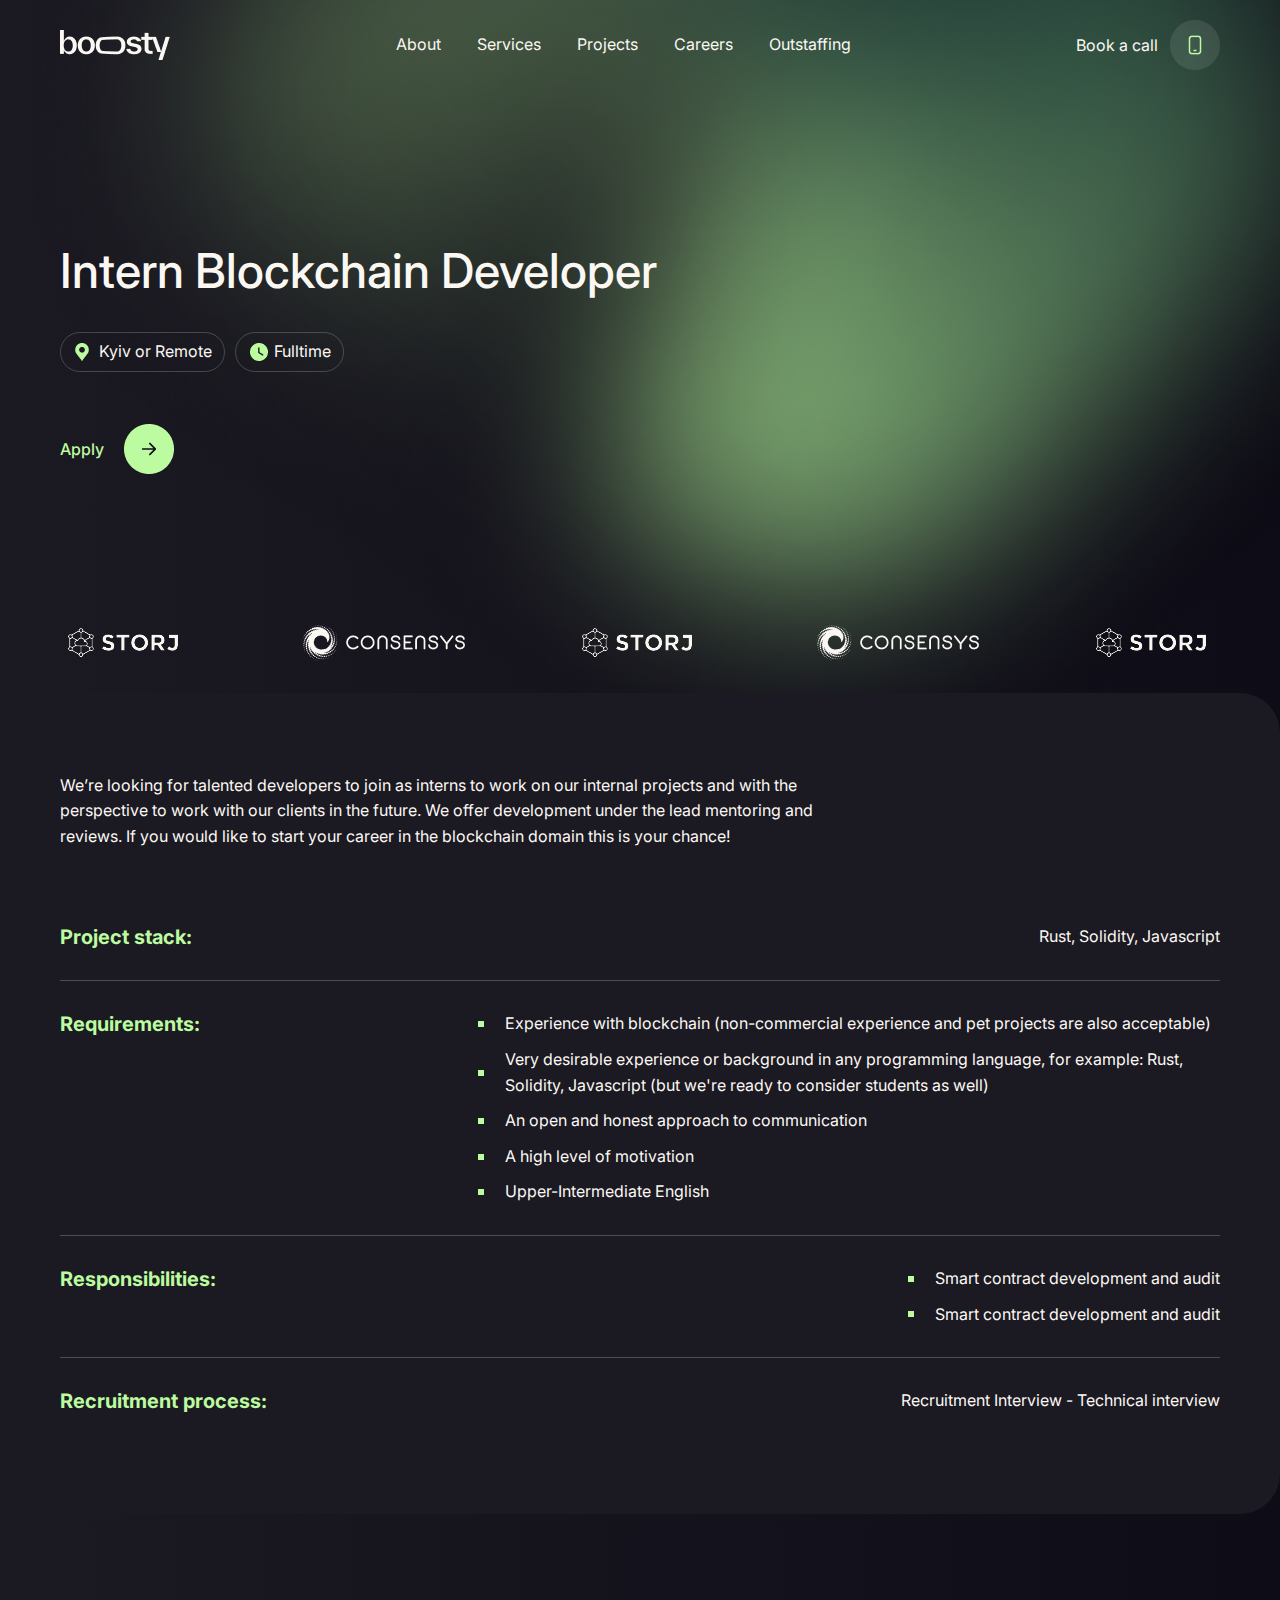
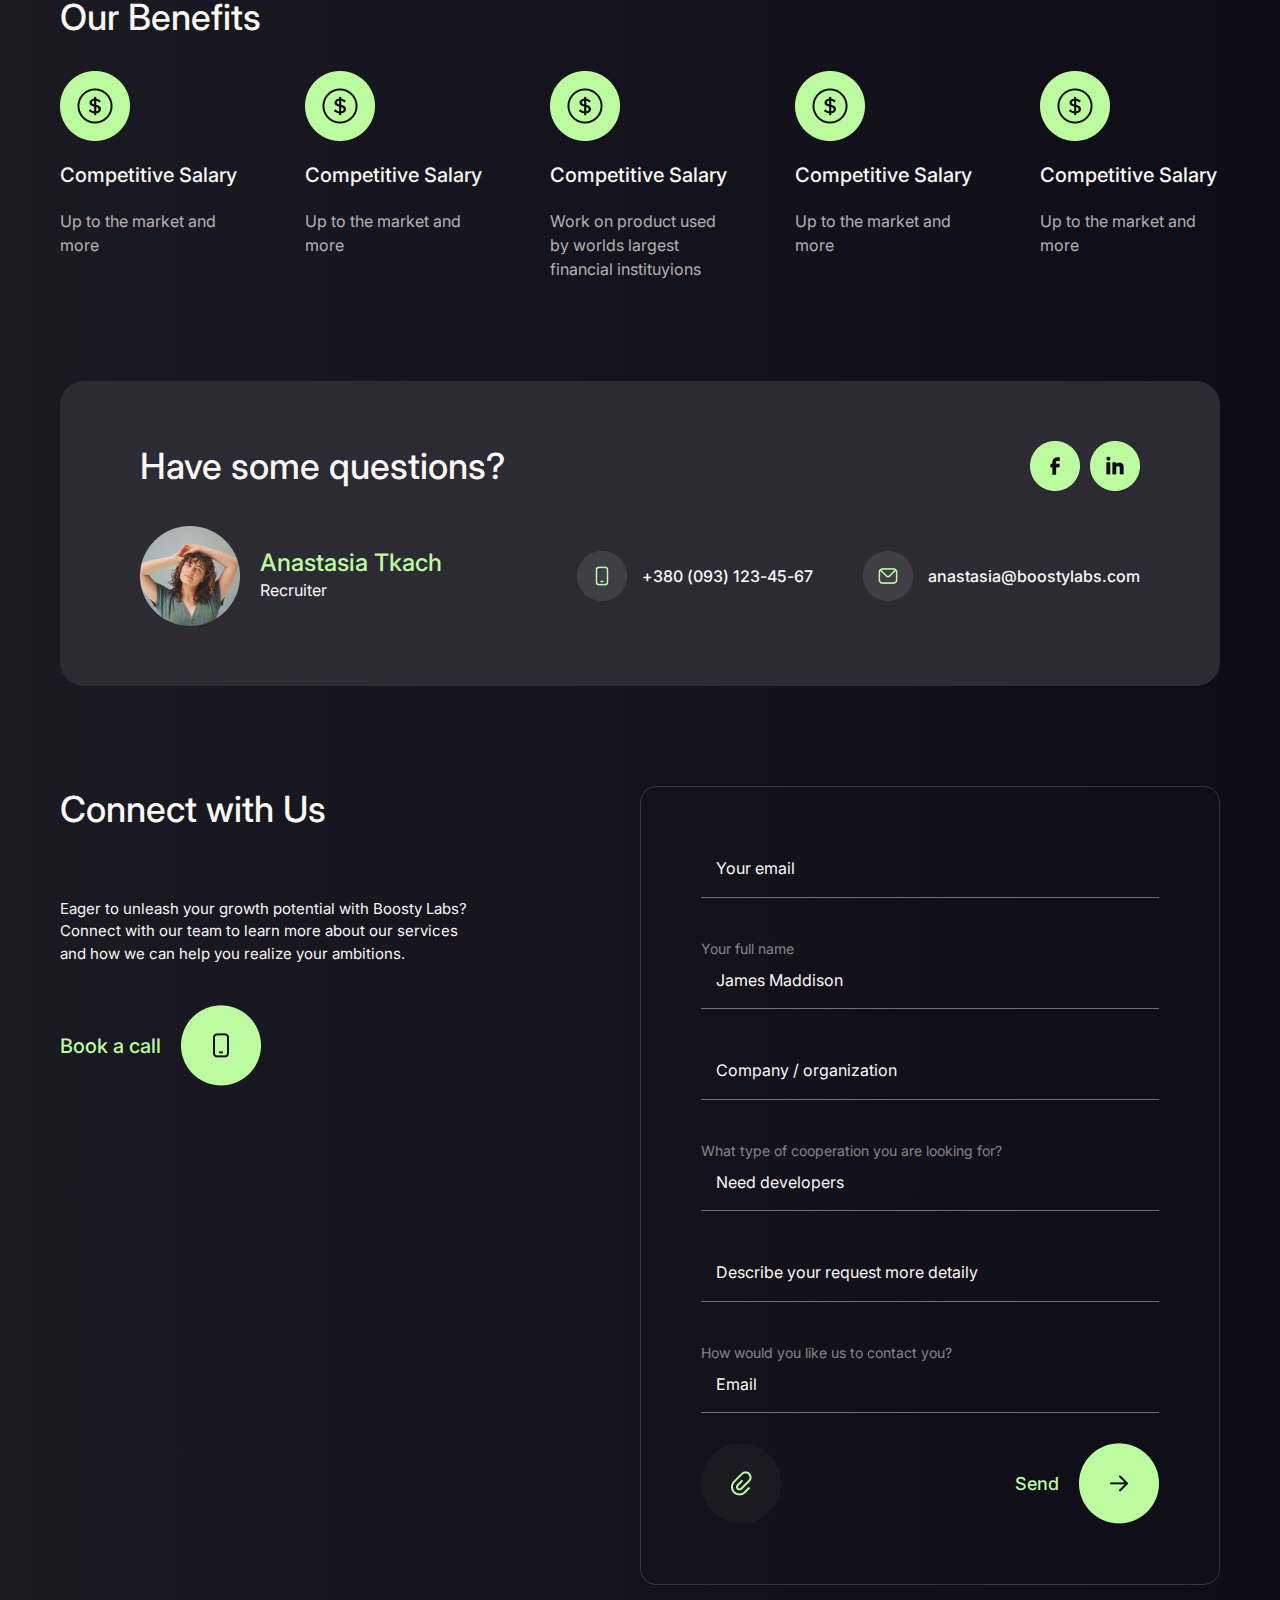
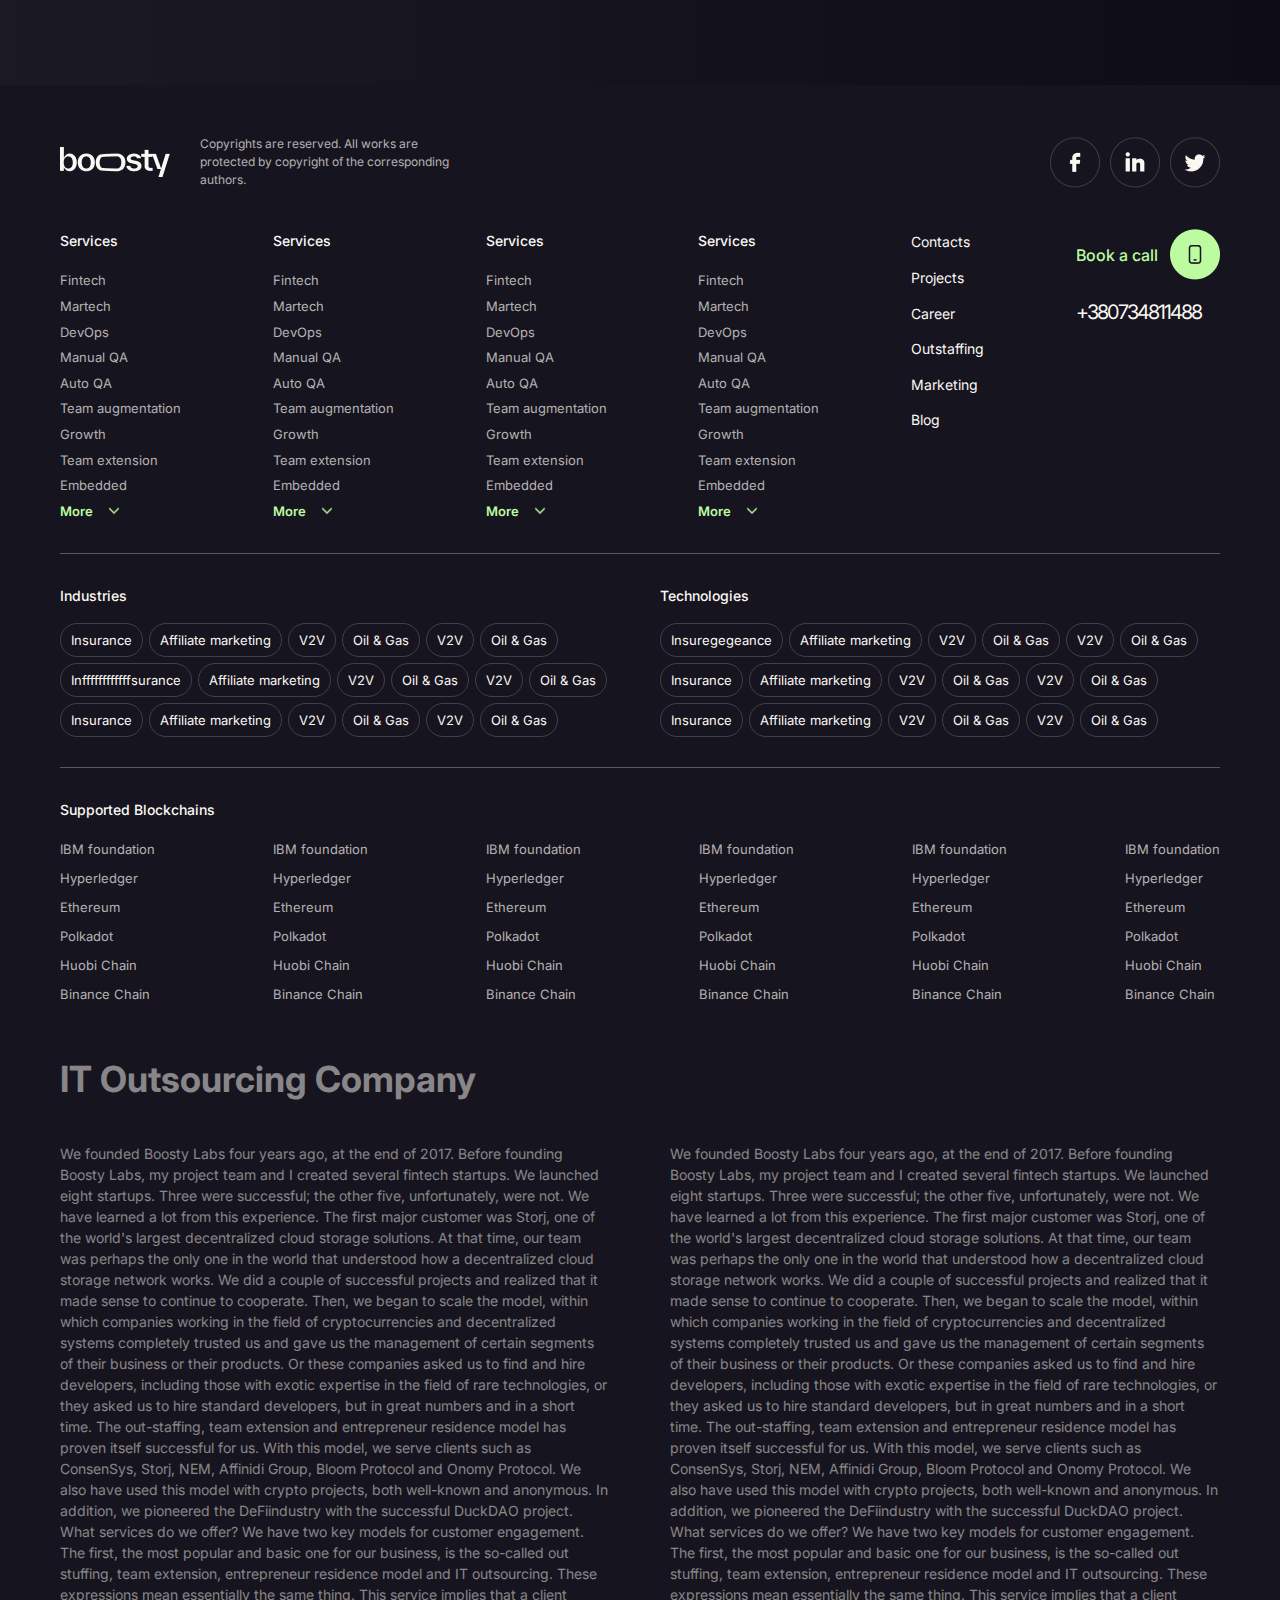
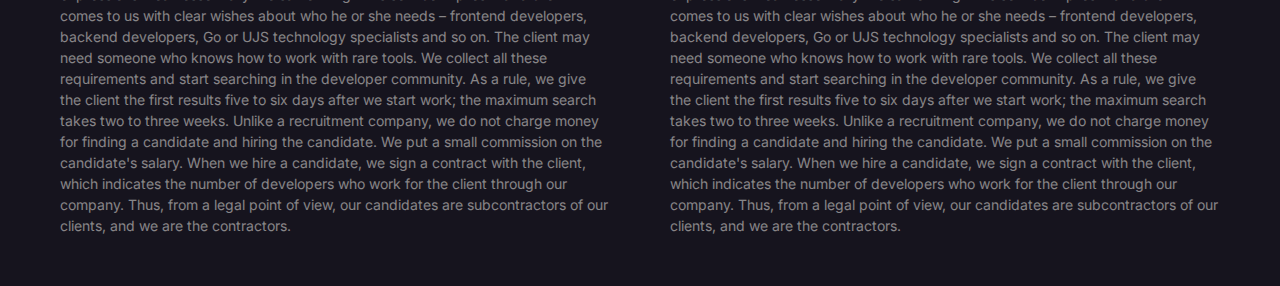
<file: Boosty Labs/vacansy.html>
<!DOCTYPE html>
<html lang="en">
<head>
    <meta charset="UTF-8">
    <meta http-equiv="X-UA-Compatible" content="IE=edge">
    <meta name="viewport" content="width=device-width, initial-scale=1.0">

    <link href="https://fonts.googleapis.com/css2?family=Inter:wght@100..900&display=swap" rel="stylesheet">

    <link rel="stylesheet" href="css/reset.css">
    <link rel="stylesheet" href="css/style.css">
    <link rel="stylesheet" href="css/media.css">

    <title>Boosty Labs</title>
</head>
<body>

    <header class="header">
        <img src="img/decor_header.png" alt="" class="img__header-decor">
        <div class="container">
            <nav class="nav">

                <button class="menu-btn" type="button">
                    <span class="btn-line"></span>
                    <span class="btn-line"></span>
                    <span class="btn-line"></span>
                    <span class="btn-line"></span>
                </button>

                <a href="index.html" class="logo">
                    <img src="img/logo.png" alt="Logo" class="img__logo">
                </a>

                <ul class="nav__items">
                    <li class="nav__item">
                        <a href="about.html" class="nav__link" target="_blank">About</a>
                    </li>
                    <li class="nav__item">
                        <a href="services.html" class="nav__link" target="_blank">Services</a>
                    </li>
                    <li class="nav__item">
                        <a href="project.html" class="nav__link" target="_blank">Projects</a>
                    </li>
                    <li class="nav__item">
                        <a href="career.html" class="nav__link" target="_blank">Careers</a>
                    </li>
                    <li class="nav__item">
                        <a href="outstaffing.html" class="nav__link" target="_blank">Outstaffing</a>
                    </li>
                </ul>

                <div class="nav__about">
                    <a href="#" class="nav__about-link">Book a call</a>
                    <img src="img/nav_about.png" alt="" class="img__nav-about">
                </div>

            </nav>
        </div>
    </header>

    <main>

        <section class="intern">
            <div class="container">
                <h1 class="intern__title">Intern Blockchain Developer</h1>
                <div class="explore__places-inner intern__places-inner">
                    <p class="explore__places-info explore__places-info--place">Kyiv or Remote</p>
                    <p class="explore__places-info explore__places-info--time">Fulltime</p>
                </div>
                <div class="blockchain__info-links">
                    <a href="#" class="blockchain__info-link intern__info-link">Apply</a>
                </div>
            </div>
        </section>

        <div class="brands">
            <div class="container">
                <div class="brands__items">
                    <img src="img/brands_1.png" alt="" class="img__brands-ph">
                    <img src="img/brands_2.png" alt="" class="img__brands-ph">
                    <img src="img/brands_1.png" alt="" class="img__brands-ph">
                    <img src="img/brands_2.png" alt="" class="img__brands-ph">
                    <img src="img/brands_1.png" alt="" class="img__brands-ph">
                </div>
            </div>
        </div>

        <section class="stack">
            <div class="container">
                <p class="stack__text stack__text--top">We’re looking for talented developers to join as interns to work on our internal projects and with the perspective to work with our clients in the future. We offer development under the lead mentoring and reviews. If you would like to start your career in the blockchain domain this is your chance!</p>
                <div class="stack__content">
                    <div class="stack__content-column">
                        <div class="stack__content-item">
                            <h3 class="stack__item-title">Project stack:</h3>
                            <p class="stack__item-text stack__text">Rust, Solidity, Javascript</p>
                        </div>
                        <div class="stack__content-line"></div>
                        <div class="stack__content-item">
                            <h3 class="stack__item-title">Requirements:</h3>
                            <ul class="stack__item-lists">
                                <li class="stack__item-list">
                                    <p class="stack__text">Experience with blockchain (non-commercial experience and pet projects are also acceptable)</p>
                                </li>
                                <li class="stack__item-list">
                                    <p class="stack__text">Very desirable experience or background in any programming language, for example: Rust, Solidity, Javascript (but we're ready to consider students as well)</p>
                                </li>
                                <li class="stack__item-list">
                                    <p class="stack__text">An open and honest approach to communication</p>
                                </li>
                                <li class="stack__item-list">
                                    <p class="stack__text">A high level of motivation </p>
                                </li>
                                <li class="stack__item-list">
                                    <p class="stack__text">Upper-Intermediate English</p>
                                </li>
                            </ul>
                        </div>
                        <div class="stack__content-line"></div>
                        <div class="stack__content-item">
                            <h3 class="stack__item-title">Responsibilities:</h3>
                            <ul class="stack__item-lists">
                                <li class="stack__item-list">
                                    <p class="stack__text">Smart contract development and audit</p>
                                </li>
                                <li class="stack__item-list">
                                    <p class="stack__text">Smart contract development and audit</p>
                                </li>
                            </ul>
                        </div>
                        <div class="stack__content-line"></div>
                        <div class="stack__content-item">
                            <h3 class="stack__item-title">Recruitment process:</h3>
                            <p class="stack__item-text stack__text">Recruitment Interview - Technical interview</p>
                        </div>
                    </div>
                </div>
            </div>
        </section>

        <section class="benefits">
            <div class="container">
                <h2 class="mission__content-title">Our Benefits</h2>
                <div class="benefits__items">
                    <div class="benefits__item">
                        <div class="benefits__item-content">
                            <img src="img/benefits-1.png" alt="" class="img__benefits-item">
                            <h3 class="benefits__item-title">Competitive Salary</h3>
                            <p class="benefits__item-descr">Up to the market and more</p>
                        </div>
                    </div>
                    <div class="benefits__item">
                        <div class="benefits__item-content">
                            <img src="img/benefits-1.png" alt="" class="img__benefits-item">
                            <h3 class="benefits__item-title">Competitive Salary</h3>
                            <p class="benefits__item-descr">Up to the market and more</p>
                        </div>
                    </div>
                    <div class="benefits__item">
                        <div class="benefits__item-content">
                            <img src="img/benefits-1.png" alt="" class="img__benefits-item">
                            <h3 class="benefits__item-title">Competitive Salary</h3>
                            <p class="benefits__item-descr">Work on product used by worlds largest financial instituyions</p>
                        </div>
                    </div>
                    <div class="benefits__item">
                        <div class="benefits__item-content">
                            <img src="img/benefits-1.png" alt="" class="img__benefits-item">
                            <h3 class="benefits__item-title">Competitive Salary</h3>
                            <p class="benefits__item-descr">Up to the market and more</p>
                        </div>
                    </div>
                    <div class="benefits__item">
                        <div class="benefits__item-content">
                            <img src="img/benefits-1.png" alt="" class="img__benefits-item">
                            <h3 class="benefits__item-title">Competitive Salary</h3>
                            <p class="benefits__item-descr">Up to the market and more</p>
                        </div>
                    </div>
                </div>
            </div>
        </section>

        <section class="questions">
            <div class="container">
                <div class="questions__content">
                    <div class="questions__content-top">
                        <h2 class="questions__top-title">Have some questions?</h2>
                        <div class="questions__top-social">
                            <div class="footer__social-items">
                                <a href="#" class="footer__social-link">
                                    <img src="img/fb-green.png" alt="Facebook" class="img__footer-social">
                                </a>
                                <a href="#" class="footer__social-link">
                                    <img src="img/in-green.png" alt="LinkedIn" class="img__footer-social">
                                </a>
                            </div>
                        </div>
                    </div>
                    <div class="questions__content-main">
                        <div class="questions__main-inner">
                            <div class="questions__main-profile">
                                <img src="img/profile.png" alt="" class="img__questions-profile">
                                <div class="questions__profile-info">
                                    <h3 class="questions__profile-name">Anastasia Tkach</h3>
                                    <p class="questions__profile-job">Recruiter</p>
                                </div>
                            </div>
                            <div class="questions__main-info">
                                <a href="tel:3800931234567" class="questions__info-link questions__info-link--tel">+380 (093) 123-45-67</a>
                                <a href="mailto:anastasia@boostylabs.com" class="questions__info-link questions__info-link--mail">anastasia@boostylabs.com</a>
                            </div>
                        </div>
                    </div>
                </div>
            </div>
        </section>

        <section class="connect">
            <div class="container">
                <div class="connect__inner">
                    <div class="connect__inner-info">
                        <h2 class="connect__info-title">Connect with Us</h2>
                        <p class="connect__info-text">Eager to unleash your growth potential with Boosty Labs? Connect with our team to learn more about our services and how we can help you realize your ambitions.</p>
                        <div class="connect__info-call">
                            <p class="connect__call-text">Book a call</p>
                            <img src="img/telephone.png" alt="" class="img__connect-call">
                        </div>
                    </div>
                    <div class="connect__inner-form">
                        <div class="connect__form-content">
                            <div class="connect__form-inputs">
                                <div class="connect__form-input">
                                    <input type="text" class="input__connect-form" placeholder="Your email">
                                </div>
                                <div class="connect__form-input">
                                    <h3 class="connect__input-suptetitle">Your full name</h3>
                                    <input type="text" class="input__connect-form" placeholder="James Maddison">
                                </div>
                                <div class="connect__form-input">
                                    <input type="text" class="input__connect-form" placeholder="Company / organization">
                                </div>
                                <div class="connect__form-input">
                                    <h3 class="connect__input-suptetitle">What type of cooperation you are looking for?</h3>
                                    <input type="text" class="input__connect-form" placeholder="Need developers">
                                </div>
                                <div class="connect__form-input">
                                    <input type="text" class="input__connect-form" placeholder="Describe your request more detaily">
                                </div>
                                <div class="connect__form-input">
                                    <h3 class="connect__input-suptetitle">How would you like us to contact you?</h3>
                                    <input type="text" class="input__connect-form" placeholder="Email">
                                </div>
                            </div>
                            <div class="connect__form-bottom">
                                <a href="#" class="connect__bottom-attach">
                                    <img src="img/attach.png" alt="" class="img__form-attach">
                                </a>
                                <div class="connect__bottom-send">
                                    <a href="#" class="connect__send-text">Send</a>
                                    <img src="img/lightGreen_arrow-right.png" alt="" class="img__connect-send">
                                </div>
                            </div>
                        </div>
                    </div>
                </div>
            </div>
        </section>

    </main>

    <footer class="footer">

        <div class="container">
            <div class="footer__top">
                <div class="footer__top-info">
                    <div class="footer__top-info-inner">
                        <a href="index.html" class="logo">
                            <img src="img/logo.png" alt="Logo" class="img__logo">
                        </a>
                        <p class="footer__top-inner-text">Copyrights are reserved. All works are protected by copyright of the corresponding authors.</p>
                    </div>
                </div>
                <div class="footer__top-social">
                    <div class="footer__social-items">
                        <a href="#" class="footer__social-link">
                            <img src="img/fb.png" alt="Facebook" class="img__footer-social">
                        </a>
                        <a href="#" class="footer__social-link">
                            <img src="img/in.png" alt="LinkedIn" class="img__footer-social">
                        </a>
                        <a href="#" class="footer__social-link">
                            <img src="img/tw.png" alt="Twitter" class="img__footer-social">
                        </a>
                    </div>
                </div>
            </div>
            <div class="footer__nav">
                <div class="footer__nav-inner">
                    <ul class="footer__nav-items">
                        <li class="footer__nav-item">
                            <h4 class="footer__nav-title">Services</h4>
                        </li>
                        <li class="footer__nav-item">
                            <a href="#" class="footer__nav-link">Fintech</a>
                        </li>
                        <li class="footer__nav-item">
                            <a href="#" class="footer__nav-link">Martech</a>
                        </li>
                        <li class="footer__nav-item">
                            <a href="#" class="footer__nav-link">DevOps</a>
                        </li>
                        <li class="footer__nav-item">
                            <a href="#" class="footer__nav-link">Manual QA</a>
                        </li>
                        <li class="footer__nav-item">
                            <a href="#" class="footer__nav-link">Auto QA</a>
                        </li>
                        <li class="footer__nav-item">
                            <a href="#" class="footer__nav-link">Team augmentation</a>
                        </li>
                        <li class="footer__nav-item">
                            <a href="#" class="footer__nav-link">Growth</a>
                        </li>
                        <li class="footer__nav-item">
                            <a href="#" class="footer__nav-link">Team extension</a>
                        </li>
                        <li class="footer__nav-item">
                            <a href="#" class="footer__nav-link">Embedded</a>
                        </li>
                        <li class="footer__nav-item">
                            <a href="#" class="footer__nav-link footer__nav-link--more">More</a>
                        </li>
                    </ul>
                    <ul class="footer__nav-items">
                        <li class="footer__nav-item">
                            <h4 class="footer__nav-title">Services</h4>
                        </li>
                        <li class="footer__nav-item">
                            <a href="#" class="footer__nav-link">Fintech</a>
                        </li>
                        <li class="footer__nav-item">
                            <a href="#" class="footer__nav-link">Martech</a>
                        </li>
                        <li class="footer__nav-item">
                            <a href="#" class="footer__nav-link">DevOps</a>
                        </li>
                        <li class="footer__nav-item">
                            <a href="#" class="footer__nav-link">Manual QA</a>
                        </li>
                        <li class="footer__nav-item">
                            <a href="#" class="footer__nav-link">Auto QA</a>
                        </li>
                        <li class="footer__nav-item">
                            <a href="#" class="footer__nav-link">Team augmentation</a>
                        </li>
                        <li class="footer__nav-item">
                            <a href="#" class="footer__nav-link">Growth</a>
                        </li>
                        <li class="footer__nav-item">
                            <a href="#" class="footer__nav-link">Team extension</a>
                        </li>
                        <li class="footer__nav-item">
                            <a href="#" class="footer__nav-link">Embedded</a>
                        </li>
                        <li class="footer__nav-item">
                            <a href="#" class="footer__nav-link footer__nav-link--more">More</a>
                        </li>
                    </ul>
                    <ul class="footer__nav-items">
                        <li class="footer__nav-item">
                            <h4 class="footer__nav-title">Services</h4>
                        </li>
                        <li class="footer__nav-item">
                            <a href="#" class="footer__nav-link">Fintech</a>
                        </li>
                        <li class="footer__nav-item">
                            <a href="#" class="footer__nav-link">Martech</a>
                        </li>
                        <li class="footer__nav-item">
                            <a href="#" class="footer__nav-link">DevOps</a>
                        </li>
                        <li class="footer__nav-item">
                            <a href="#" class="footer__nav-link">Manual QA</a>
                        </li>
                        <li class="footer__nav-item">
                            <a href="#" class="footer__nav-link">Auto QA</a>
                        </li>
                        <li class="footer__nav-item">
                            <a href="#" class="footer__nav-link">Team augmentation</a>
                        </li>
                        <li class="footer__nav-item">
                            <a href="#" class="footer__nav-link">Growth</a>
                        </li>
                        <li class="footer__nav-item">
                            <a href="#" class="footer__nav-link">Team extension</a>
                        </li>
                        <li class="footer__nav-item">
                            <a href="#" class="footer__nav-link">Embedded</a>
                        </li>
                        <li class="footer__nav-item">
                            <a href="#" class="footer__nav-link footer__nav-link--more">More</a>
                        </li>
                    </ul>
                    <ul class="footer__nav-items">
                        <li class="footer__nav-item">
                            <h4 class="footer__nav-title">Services</h4>
                        </li>
                        <li class="footer__nav-item">
                            <a href="#" class="footer__nav-link">Fintech</a>
                        </li>
                        <li class="footer__nav-item">
                            <a href="#" class="footer__nav-link">Martech</a>
                        </li>
                        <li class="footer__nav-item">
                            <a href="#" class="footer__nav-link">DevOps</a>
                        </li>
                        <li class="footer__nav-item">
                            <a href="#" class="footer__nav-link">Manual QA</a>
                        </li>
                        <li class="footer__nav-item">
                            <a href="#" class="footer__nav-link">Auto QA</a>
                        </li>
                        <li class="footer__nav-item">
                            <a href="#" class="footer__nav-link">Team augmentation</a>
                        </li>
                        <li class="footer__nav-item">
                            <a href="#" class="footer__nav-link">Growth</a>
                        </li>
                        <li class="footer__nav-item">
                            <a href="#" class="footer__nav-link">Team extension</a>
                        </li>
                        <li class="footer__nav-item">
                            <a href="#" class="footer__nav-link">Embedded</a>
                        </li>
                        <li class="footer__nav-item">
                            <a href="#" class="footer__nav-link footer__nav-link--more">More</a>
                        </li>
                    </ul>
                    <ul class="footer__nav-items">
                        <li class="footer__nav-item footer__nav-item--white">
                            <a href="#" class="footer__nav-link--white">Contacts</a>
                        </li>
                        <li class="footer__nav-item footer__nav-item--white">
                            <a href="#" class="footer__nav-link--white">Projects</a>
                        </li>
                        <li class="footer__nav-item footer__nav-item--white">
                            <a href="#" class="footer__nav-link--white">Career</a>
                        </li>
                        <li class="footer__nav-item footer__nav-item--white">
                            <a href="#" class="footer__nav-link--white">Outstaffing</a>
                        </li>
                        <li class="footer__nav-item footer__nav-item--white">
                            <a href="#" class="footer__nav-link--white">Marketing</a>
                        </li>
                        <li class="footer__nav-item footer__nav-item--white">
                            <a href="#" class="footer__nav-link--white">Blog</a>
                        </li>
                    </ul>
                    <div class="footer__nav-items">
                        <div class="nav__about">
                            <a href="#" class="nav__about-link nav__about-link--green">Book a call</a>
                            <img src="img/footer-nav_about.png" alt="" class="img__nav-about">
                        </div>
                        <a href="tel:380734811488" class="footer__nav-tel">+380734811488</a>
                    </div>
                </div>
            </div>
            <div class="footer__industries">
                <div class="footer__industries-inner">
                    <div class="footer__industries-info">
                        <h4 class="footer__industries-title">Industries</h4>
                        <div class="footer__industries-items">
                            <a href="#" class="footer__industries-link">Insurance</a>
                            <a href="#" class="footer__industries-link">Affiliate marketing</a>
                            <a href="#" class="footer__industries-link">V2V</a>
                            <a href="#" class="footer__industries-link">Oil & Gas</a>
                            <a href="#" class="footer__industries-link">V2V</a>
                            <a href="#" class="footer__industries-link">Oil & Gas</a>
                            <a href="#" class="footer__industries-link">Inffffffffffffsurance</a>
                            <a href="#" class="footer__industries-link">Affiliate marketing</a>
                            <a href="#" class="footer__industries-link">V2V</a>
                            <a href="#" class="footer__industries-link">Oil & Gas</a>
                            <a href="#" class="footer__industries-link">V2V</a>
                            <a href="#" class="footer__industries-link">Oil & Gas</a>
                            <a href="#" class="footer__industries-link">Insurance</a>
                            <a href="#" class="footer__industries-link">Affiliate marketing</a>
                            <a href="#" class="footer__industries-link">V2V</a>
                            <a href="#" class="footer__industries-link">Oil & Gas</a>
                            <a href="#" class="footer__industries-link">V2V</a>
                            <a href="#" class="footer__industries-link">Oil & Gas</a>
                        </div>
                    </div>
                    <div class="footer__industries-info">
                        <h4 class="footer__industries-title">Technologies</h4>
                        <div class="footer__industries-items">
                            <a href="#" class="footer__industries-link">Insuregegeance</a>
                            <a href="#" class="footer__industries-link">Affiliate marketing</a>
                            <a href="#" class="footer__industries-link">V2V</a>
                            <a href="#" class="footer__industries-link">Oil & Gas</a>
                            <a href="#" class="footer__industries-link">V2V</a>
                            <a href="#" class="footer__industries-link">Oil & Gas</a>
                            <a href="#" class="footer__industries-link">Insurance</a>
                            <a href="#" class="footer__industries-link">Affiliate marketing</a>
                            <a href="#" class="footer__industries-link">V2V</a>
                            <a href="#" class="footer__industries-link">Oil & Gas</a>
                            <a href="#" class="footer__industries-link">V2V</a>
                            <a href="#" class="footer__industries-link">Oil & Gas</a>
                            <a href="#" class="footer__industries-link">Insurance</a>
                            <a href="#" class="footer__industries-link">Affiliate marketing</a>
                            <a href="#" class="footer__industries-link">V2V</a>
                            <a href="#" class="footer__industries-link">Oil & Gas</a>
                            <a href="#" class="footer__industries-link">V2V</a>
                            <a href="#" class="footer__industries-link">Oil & Gas</a>
                        </div>
                    </div>
                </div>
            </div>
            <div class="footer__supported">
                <h4 class="footer__industries-title">Supported Blockchains</h4>
                <div class="footer__suported-inner">
                    <ul class="footer__supported-items">
                        <li class="footer__supported-item">
                            <p class="footer__supported-text">IBM foundation</p>
                        </li>
                        <li class="footer__supported-item">
                            <p class="footer__supported-text">Hyperledger</p>
                        </li>
                        <li class="footer__supported-item">
                            <p class="footer__supported-text">Ethereum</p>
                        </li>
                        <li class="footer__supported-item">
                            <p class="footer__supported-text">Polkadot</p>
                        </li>
                        <li class="footer__supported-item">
                            <p class="footer__supported-text">Huobi Chain</p>
                        </li>
                        <li class="footer__supported-item">
                            <p class="footer__supported-text">Binance Chain</p>
                        </li>
                    </ul>
                    <ul class="footer__supported-items">
                        <li class="footer__supported-item">
                            <p class="footer__supported-text">IBM foundation</p>
                        </li>
                        <li class="footer__supported-item">
                            <p class="footer__supported-text">Hyperledger</p>
                        </li>
                        <li class="footer__supported-item">
                            <p class="footer__supported-text">Ethereum</p>
                        </li>
                        <li class="footer__supported-item">
                            <p class="footer__supported-text">Polkadot</p>
                        </li>
                        <li class="footer__supported-item">
                            <p class="footer__supported-text">Huobi Chain</p>
                        </li>
                        <li class="footer__supported-item">
                            <p class="footer__supported-text">Binance Chain</p>
                        </li>
                    </ul>
                    <ul class="footer__supported-items">
                        <li class="footer__supported-item">
                            <p class="footer__supported-text">IBM foundation</p>
                        </li>
                        <li class="footer__supported-item">
                            <p class="footer__supported-text">Hyperledger</p>
                        </li>
                        <li class="footer__supported-item">
                            <p class="footer__supported-text">Ethereum</p>
                        </li>
                        <li class="footer__supported-item">
                            <p class="footer__supported-text">Polkadot</p>
                        </li>
                        <li class="footer__supported-item">
                            <p class="footer__supported-text">Huobi Chain</p>
                        </li>
                        <li class="footer__supported-item">
                            <p class="footer__supported-text">Binance Chain</p>
                        </li>
                    </ul>
                    <ul class="footer__supported-items">
                        <li class="footer__supported-item">
                            <p class="footer__supported-text">IBM foundation</p>
                        </li>
                        <li class="footer__supported-item">
                            <p class="footer__supported-text">Hyperledger</p>
                        </li>
                        <li class="footer__supported-item">
                            <p class="footer__supported-text">Ethereum</p>
                        </li>
                        <li class="footer__supported-item">
                            <p class="footer__supported-text">Polkadot</p>
                        </li>
                        <li class="footer__supported-item">
                            <p class="footer__supported-text">Huobi Chain</p>
                        </li>
                        <li class="footer__supported-item">
                            <p class="footer__supported-text">Binance Chain</p>
                        </li>
                    </ul>
                    <ul class="footer__supported-items">
                        <li class="footer__supported-item">
                            <p class="footer__supported-text">IBM foundation</p>
                        </li>
                        <li class="footer__supported-item">
                            <p class="footer__supported-text">Hyperledger</p>
                        </li>
                        <li class="footer__supported-item">
                            <p class="footer__supported-text">Ethereum</p>
                        </li>
                        <li class="footer__supported-item">
                            <p class="footer__supported-text">Polkadot</p>
                        </li>
                        <li class="footer__supported-item">
                            <p class="footer__supported-text">Huobi Chain</p>
                        </li>
                        <li class="footer__supported-item">
                            <p class="footer__supported-text">Binance Chain</p>
                        </li>
                    </ul>
                    <ul class="footer__supported-items">
                        <li class="footer__supported-item">
                            <p class="footer__supported-text">IBM foundation</p>
                        </li>
                        <li class="footer__supported-item">
                            <p class="footer__supported-text">Hyperledger</p>
                        </li>
                        <li class="footer__supported-item">
                            <p class="footer__supported-text">Ethereum</p>
                        </li>
                        <li class="footer__supported-item">
                            <p class="footer__supported-text">Polkadot</p>
                        </li>
                        <li class="footer__supported-item">
                            <p class="footer__supported-text">Huobi Chain</p>
                        </li>
                        <li class="footer__supported-item">
                            <p class="footer__supported-text">Binance Chain</p>
                        </li>
                    </ul>
                </div>
            </div>
            <div class="footer__company">
                <h3 class="footer__company-title">IT Outsourcing Company</h3>
                <div class="footer__company-inner">
                    <div class="footer__company-info">
                        <p class="footer__company-text">We founded Boosty Labs four years ago, at the end of 2017. Before founding Boosty Labs, my project team and I created several fintech startups. We launched eight startups. Three were successful; the other five, unfortunately, were not. We have learned a lot from this experience.

                            The first major customer was Storj, one of the world's largest decentralized cloud storage solutions. At that time, our team was perhaps the only one in the world that understood how a decentralized cloud storage network works. We did a couple of successful projects and realized that it made sense to continue to cooperate.
                            
                            Then, we began to scale the model, within which companies working in the field of cryptocurrencies and decentralized systems completely trusted us and gave us the management of certain segments of their business or their products. Or these companies asked us to find and hire developers, including those with exotic expertise in the field of rare technologies, or they asked us to hire standard developers, but in great numbers and in a short time.
                            
                            The out-staffing, team extension and entrepreneur residence model has proven itself successful for us. With this model, we serve clients such as ConsenSys, Storj, NEM, Affinidi Group, Bloom Protocol and Onomy Protocol. We also have used this model with crypto projects, both well-known and anonymous. In addition, we pioneered the DeFiindustry with the successful DuckDAO project.
                            
                            What services do we offer? We have two key models for customer engagement. The first, the most popular and basic one for our business, is the so-called out stuffing, team extension, entrepreneur residence model and IT outsourcing. These expressions mean essentially the same thing. This service implies that a client comes to us with clear wishes about who he or she needs – frontend developers, backend developers, Go or UJS technology specialists and so on. The client may need someone who knows how to work with rare tools.
                            
                            We collect all these requirements and start searching in the developer community. As a rule, we give the client the first results five to six days after we start work; the maximum search takes two to three weeks. Unlike a recruitment company, we do not charge money for finding a candidate and hiring the candidate. We put a small commission on the candidate's salary. When we hire a candidate, we sign a contract with the client, which indicates the number of developers who work for the client through our company. Thus, from a legal point of view, our candidates are subcontractors of our clients, and we are the contractors.</p>
                    </div>
                    <div class="footer__company-info">
                        <p class="footer__company-text">We founded Boosty Labs four years ago, at the end of 2017. Before founding Boosty Labs, my project team and I created several fintech startups. We launched eight startups. Three were successful; the other five, unfortunately, were not. We have learned a lot from this experience.

                            The first major customer was Storj, one of the world's largest decentralized cloud storage solutions. At that time, our team was perhaps the only one in the world that understood how a decentralized cloud storage network works. We did a couple of successful projects and realized that it made sense to continue to cooperate.
                            
                            Then, we began to scale the model, within which companies working in the field of cryptocurrencies and decentralized systems completely trusted us and gave us the management of certain segments of their business or their products. Or these companies asked us to find and hire developers, including those with exotic expertise in the field of rare technologies, or they asked us to hire standard developers, but in great numbers and in a short time.
                            
                            The out-staffing, team extension and entrepreneur residence model has proven itself successful for us. With this model, we serve clients such as ConsenSys, Storj, NEM, Affinidi Group, Bloom Protocol and Onomy Protocol. We also have used this model with crypto projects, both well-known and anonymous. In addition, we pioneered the DeFiindustry with the successful DuckDAO project.
                            
                            What services do we offer? We have two key models for customer engagement. The first, the most popular and basic one for our business, is the so-called out stuffing, team extension, entrepreneur residence model and IT outsourcing. These expressions mean essentially the same thing. This service implies that a client comes to us with clear wishes about who he or she needs – frontend developers, backend developers, Go or UJS technology specialists and so on. The client may need someone who knows how to work with rare tools.
                            
                            We collect all these requirements and start searching in the developer community. As a rule, we give the client the first results five to six days after we start work; the maximum search takes two to three weeks. Unlike a recruitment company, we do not charge money for finding a candidate and hiring the candidate. We put a small commission on the candidate's salary. When we hire a candidate, we sign a contract with the client, which indicates the number of developers who work for the client through our company. Thus, from a legal point of view, our candidates are subcontractors of our clients, and we are the contractors.</p>
                    </div>
                </div>
            </div>
        </div>

    </footer>
    
    <script src="js/main.js"></script>
</body>
</html>
</file>
<file: Boosty Labs/css/style.css>
*{
    margin: 0;
    padding: 0;
}

*,
*::after,
*::before{
    box-sizing: border-box;
}

h1, h2, h3, h4, h5, h6{
    margin: 0;
    padding: 0;
}

a{
    display: inline-block;
    outline: none;
    text-decoration: none;
}

:root{
    --color-white: rgb(251, 248, 243);
    --color-white_70: rgb(251, 248, 243, 0.7);
    --color-white_50: rgb(251, 248, 243, 0.5);
    --color-green: #BCFB9F;
    --color-dark: #0E0C16;
}

body{
    font-family: "Inter", sans-serif;
    font-size: 16px;
    line-height: 160%;
    font-weight: 400;
    color: var(--color-white);
    background: linear-gradient(90deg, rgba(27,25,34,1) 0%, rgba(14,12,22,1) 100%);
}

.container{
    max-width: 1170px;
    margin: 0 auto;
    padding: 0 5px;
}

.btn{
    text-align: center;
    font-size: 16px;
    font-weight: 500;
    line-height: 100%;
}

.btn--general_light{
    padding: 24px;
    color: var(--color-dark);
    background: #C7D8C5;
    border: 1px solid var(--color-dark);
    border-radius: 100px;
}

.btn--general_darkArrow{
    position: relative;
    padding: 24px 80px 24px 24px;
    background: var(--color-white);
    border-radius: 100px;
    color: var(--color-dark);
}

.btn--general_darkArrow::after{
    position: absolute;
    content: "";
    background: url("../img/dark_arrow-right.png");
    width: 56px;
    height: 56px;
    right: 4px;
    top: 4px;
}

.btn--general_greenArrow{
    position: relative;
    padding: 24px 80px 24px 24px;
    background: var(--color-green);
    border-radius: 100px;
    color: var(--color-dark);
}

.btn--general_greenArrow::after{
    position: absolute;
    content: "";
    background: url("../img/dark_arrow-right.png");
    width: 56px;
    height: 56px;
    right: 4px;
    top: 4px;
}

.btn--general_lightArrow{
    position: relative;
    padding: 24px 80px 24px 24px;
    background: var(--color-white);
    border-radius: 100px;
    color: var(--color-dark);
}

.btn--general_lightArrow::after{
    position: absolute;
    content: "";
    background: url("../img/light_arrow-right.png");
    width: 56px;
    height: 56px;
    right: 4px;
    top: 4px;
}

.btn--general_darkBG{
    position: relative;
    padding: 24px 80px 24px 24px;
    background: var(--color-dark);
    color: var(--color-white);
    border-radius: 100px;
}

.btn--general_darkBG::after{
    position: absolute;
    content: "";
    background: url("../img/light_arrow-right.png");
    width: 56px;
    height: 56px;
    right: 4px;
    top: 4px;
}

/* HEADER */

.header {
    padding-top: 20px;
}

.header--article{
    padding-bottom: 20px;
}

.img__header-decor{
    position: absolute;
    top: 0;
    right: 0;
    z-index: -1;
}

.nav {
    display: flex;
    justify-content: space-between;
    align-items: center;
}

.menu-btn {
    display: none;
}

.logo {
}

.img__logo {
}

.nav__items {
    display: flex;
    align-items: center;
    gap: 36px;
}

.nav__item {
}

.nav__link {
    position: relative;
    color: var(--color-white);
    line-height: 24px;
    letter-spacing: -2%;
}

.nav__link:hover::after{
    opacity: 1;
}

.nav__link::after{
    position: absolute;
    content: "";
    background: var(--color-green);
    width: 100%;
    height: 2px;
    bottom: 0;
    right: 0;
    opacity: 0;
    transition: .3s linear;
}

.nav__about {
    display: flex;
    gap: 12px;
    align-items: center;
}

.nav__about-link {
    color: var(--color-white);
    line-height: 24px;
    letter-spacing: -2%;
}

.img__nav-about {
}

/* BOOSTY */

.boosty {
    padding-top: 80px;
    padding-bottom: 60px;
}

.boosty__title {
    font-size: 90px;
    font-weight: 500;
    line-height: 90%;
    letter-spacing: -2%;
    text-transform: uppercase;
    margin-bottom: 30px;
}

.boosty__descr {
    font-size: 36px;
    line-height: 130%;
    letter-spacing: -2%;
    max-width: 435px;
    margin-bottom: 40px;
}

.boosty__text {
    max-width: 680px;
    font-size: 18px;
    letter-spacing: -2%;
    line-height: 150%;
}

.boosty__text span{
    font-weight: 700;
    color: var(--color-green);
}

.boosty__btns {
    margin-top: 40px;
}

/* BRANDS */

.brands {
}

.brands__items {
    display: flex;
    justify-content: space-between;
    align-items: center;
    flex-wrap: wrap;
}

.img__brands-ph {
}

/* SETS */

.sets {
    padding-top: 80px;
    padding-bottom: 50px;
    background: #C7D8C5;
    border-radius: 50px 50px 0 0;
    color: var(--color-dark);
}

.sets__title {
    font-size: 36px;
    line-height: 130%;
    font-weight: 500;
    letter-spacing: -2%;
    margin-bottom: 30px;
}

.sets__descr {
    font-size: 16px;
    line-height: 150%;
    letter-spacing: -2%;
    max-width: 475px;
    margin-bottom: 40px;
}

.sets__descr span{
    font-weight: 500;
}

.sets__items {
    display: flex;
    justify-content: space-between;
    align-items: flex-start;
    gap: 20px;
    flex-wrap: wrap;
    margin-bottom: 50px;
}

.sets__item {
    flex-basis: 175px;
    text-align: left;
}

.sets__item-number {
    font-size: 36px;
    line-height: 90%;
    letter-spacing: -2%;
    font-weight: 500;
    margin-bottom: 15px;
}

.sets__item-descr {
    line-height: 150%;
    letter-spacing: -2%;
}

.sets__btns {
}


/* TRAILBLAZING */

.trailblazing {
    padding: 100px 0;
    background: linear-gradient(90deg, rgba(27,25,34,1) 0%, rgba(14,12,22,1) 100%);
    border-radius: 50px 50px 0 0;
}

.sets__title--trailblazing {
    margin-bottom: 40px;
}

.trailblazing__links {
    display: flex;
    justify-content: space-between;
    align-items: center;
    gap: 10px;
    margin-bottom: 40px;
}

.trailblazing__link {
    width: 100%;
    max-width: 100%;
    padding: 17px;

    text-align: center;
    color: var(--color-white);
    background: transparent;
    border-radius: 100px;
    font-size: 20px;
    line-height: 150%;
    font-weight: 500;

    border: 1px solid #C7D8C5;

    transition: .3s linear;
}

.trailblazing__link:hover{
    background: #C7D8C5;
    color: var(--color-dark);
}

.trailblazing__text {
    max-width: 655px;
    line-height: 150%;
    letter-spacing: -2%;
    margin-bottom: 40px;
}

.trailblazing__items {
    display: flex;
    justify-content: center;
    gap: 10px;
    flex-wrap: wrap;
}

.trailblazing__item {
    flex-basis: 575px;
    padding: 30px;
    background: #1D1B25;
}

.trailblazing__item-content {
    display: flex;
    gap: 37px;
    align-items: flex-start;
}

.trailblazing__content-photo {
}

.img__trailblazing-content {
    width: 45px;
    height: 45px;
}

.trailblazing__content-info {
}

.trailblazing__info-title {
    font-size: 20px;
    line-height: 150%;
    letter-spacing: -2%;
    margin-bottom: 20px;
}

.trailblazing__info-text {
    max-width: 425px;
    line-height: 160%;
    color: var(--color-white_70);
    margin-bottom: 40px;
}

.trailblazing__info-link {
    position: relative;
    padding-right: 70px;
    color: var(--color-green);
    letter-spacing: -2%;
}

.trailblazing__info-link::after{
    position: absolute;
    content: "";
    background: url("../img/green_arrow-right.png");
    right: 0;
    top: 50%;
    transform: translateY(-50%);
    width: 50px;
    height: 50px;
}


/* AWAITS */

.awaits {

}

.awaits__content {
    position: relative;
    padding: 60px 0 60px 80px;
    background: #C7D8C5;
    border-radius: 24px;
}

.img__awaits-decor {
    position: absolute;
    z-index: 1;
    right: 0;
    bottom: 0;
}

.awaits__content-info {
    position: relative;
    max-width: 470px;
    color: var(--color-dark);
}

.awaits__info-title {
    font-size: 36px;
    line-height: 130%;
    letter-spacing: -2%;
    margin-bottom: 30px;
    font-weight: 500;
}

.awaits__info-text {
    line-height: 150%;
    letter-spacing: -2%;
    margin-bottom: 40px;
}

.awaits__info-btns {
    display: flex;
    gap: 10px;
    flex-wrap: wrap;
}


/* WHY */

.why {
    padding: 100px 0;
}

.why__title{
    font-size: 36px;
    line-height: 130%;
    letter-spacing: -2%;
    font-weight: 500;
    margin-bottom: 40px;
}

.why__swiper {
}

.why__swiper-item {
    border: 1px solid rgb(251, 248, 243, 0.2);
    border-radius: 16px;
}

.why__swiper-content {
    margin: 30px 40px 40px 40px;
}

.img__why-content {
    margin-bottom: 30px;
}

.why__content-title {
    font-size: 20px;
    line-height: 120%;
    letter-spacing: -2%;
    font-weight: 500;
    margin-bottom: 20px;
}

.why__content-text {
    line-height: 150%;
    color: var(--color-white_70);
}

.swiper-pagination {
    display: none;
}

/* RECENT */

.recent {
    padding-bottom: 100px;
}

.recent__swiper {
}

.recent__swiper-item {
    padding: 20px;
    background: #1B1922;
    border: 1px solid rgb(251, 248, 243, 0.2);
    border-radius: 16px;
    transition: .3s linear;
    width: 570px;
}

.recent__swiper-item:hover{
    background: transparent;
}

.recent__swiper-item:hover .recent__info-title{
    color: var(--color-green);
}

.recent__swiper-content {
    display: flex;
    gap: 20px;
    align-items: center;
}

.recent__content-photo {
}

.img__recent-content {
}

.recent__content-info {
}

.recent__info-title {
    max-width: 290px;
    font-size: 20px;
    font-weight: 500;
    letter-spacing: -2%;
    transition: .3s linear;
}


/* COLLABORATION */

.collaboration {
    background: #C7D8C5;
    color: var(--color-dark);
    border-radius: 30px;
}

.collaboration__inner {
    padding-bottom: 90px;
    display: flex;
    justify-content: space-between;
    align-items: center;
    gap: 20px;
    flex-wrap: wrap;
}

.collaboration__inner-info {
}

.collaboration__info-title {
    font-size: 36px;
    line-height: 150%;
    font-weight: 500;
    letter-spacing: -2%;
    margin-bottom: 40px;
}

.collaboration__inner-stats {
    flex-basis: 560px;
}

.collaboration__stats-inner{
    display: flex;
    flex-direction: column;
    gap: 150px;
}

.collaboration__stats-about {
    display: flex;
    gap: 40px;
    align-items: flex-start;
}

.collaboration__about-number {
    font-size: 36px;
    line-height: 90%;
    font-weight: 500;
    letter-spacing: -2%;
}

.collaboration__about-info {
}

.collaboration__about-title {
    font-size: 20px;
    line-height: 120%;
    letter-spacing: -2%;
    margin-bottom: 20px;
}

.collaboration__about-text {
    line-height: 150%;
    letter-spacing: -2%;
}

/* EMPOVERING */

.empovering {
    position: relative;
    padding: 100px 0;
}

.img__decor-empovering{
    position: absolute;
    z-index: -5;
    top: 0;
    margin: 0 auto;
}

.empovering__info {
    max-width: 665px;
    text-align: center;
    margin: 0 auto;
    margin-bottom: 100px;
}

.empovering__info-title {
    font-size: 36px;
    line-height: 130%;
    letter-spacing: -2%;
    font-weight: 500;
    margin-bottom: 40px;
}

.empovering__info-text {
    font-size: 18px;
    line-height: 150%;
    letter-spacing: -2%;
}

.empovering__about {
    background: rgb(251, 248, 243, 0.1);
    padding: 22px 80px 0 80px;
    border-radius: 24px;
}

.empovering__about-content {
    display: flex;
    justify-content: space-between;
    align-items: center;
}

.empovering__about-info {
    flex-basis: 500px;
}

.empovering__about-name {
    font-size: 36px;
    font-weight: 500;
    line-height: 130%;
    letter-spacing: -2%;
    color: var(--color-green);
    margin-bottom: 10px;
}

.empovering__about-job {
    margin-bottom: 40px;
}

.empovering__about-text {
    line-height: 150%;
}

.img__empovering__about {
}

/* CLIENT */

.client {
    padding-bottom: 100px;
}

.client__title {
    font-size: 36px;
    line-height: 130%;
    letter-spacing: -2%;
    text-align: left;
    font-weight: 500;
}

.client__swiper {
    margin-top: 40px;
}

.client__item {
    padding: 50px;
    position: relative;
    max-width: 800px;
    border-radius: 16px;
    background: linear-gradient(90deg, rgba(20,18,27,1) 0%, rgba(20,18,27,0) 100%);
    border: 1px solid rgb(251, 248, 243, 0.2);
}

.client__item-content {
    display: flex;
    gap: 30px;
    align-items: flex-start;
}

.client__item-quote {
}

.img__quote {
    width: 24px;
    height: 18px;
}

.client__item-info {
}

.client__info-text {
    max-width: 630px;
    line-height: 180%;
    letter-spacing: -2%;
}

.client__item-about {
    margin-top: 40px;
    display: flex;
    gap: 20px;
    align-items: center;
}

.img__client-about {
}

.client__about-info {
}

.client__about-name {
    font-size: 16px;
    line-height: 120%;
    letter-spacing: -2%;
    font-weight: 500;
    color: var(--color-green);
    margin-bottom: 10px;
}

.client__about-job {
    line-height: 150%;
    letter-spacing: -2%;
    color: var(--color-white_70);
}

.img__decor-client{
    position: absolute;
    bottom: 0;
    left: 0;
    z-index: -1;
}


/* AWARDS */

.awards {
    background: #C7D8C5;
    padding: 80px 0;
    border-radius: 30px;
}

.awards__title {
    font-size: 36px;
    line-height: 130%;
    letter-spacing: -2%;
    color: var(--color-dark);
}

.awards__items {
    margin-top: 50px;
    display: flex;
    justify-content: space-between;
    align-items: center;
    gap: 20px;
    flex-wrap: wrap;
}

.img__awards-item {
}


/* STUDIO */

.studio {
    position: relative;
    margin: 100px 0;
}

.img__studio-decor {
    position: absolute;
    right: 0;
    top: 0;
    z-index: -1;
}

.studio__inner {
    padding: 60px 80px;
    background: rgb(255, 255, 255, 0.1);
    border-radius: 24px;

    display: flex;
    justify-content: space-between;
    align-items: center;
}

.studio__inner-info {
}

.img__studio-logo {
    margin-bottom: 40px;
}

.studio__info-title {
    max-width: 530px;
    font-size: 36px;
    line-height: 130%;
    letter-spacing: -2%;
    font-weight: 500;
    margin-bottom: 70px;
}

.studio__info-link {
    position: relative;
    font-size: 18px;
    line-height: 100%;
    font-weight: 500;
    color: var(--color-white);
    padding-right: 96px;
}

.studio__info-link::after{
    position: absolute;
    content: "";
    background: url("../img/yellow_arrow-right.png");
    width: 80px;
    height: 80px;
    right: 0;
    top: 50%;
    transform: translateY(-50%);
}

.studio__inner-photo {
}

.img__studio-ph {
}

/* CONNECT */

.connect {
    padding-bottom: 100px;
}

.connect__inner {
    display: flex;
    justify-content: space-between;
    align-items: flex-start;
    gap: 20px;
    flex-wrap: wrap;
}

.connect__inner-info {
    flex-basis: 425px;
}

.connect__info-title {
    font-size: 36px;
    line-height: 130%;
    letter-spacing: -2%;
    font-weight: 500;
    margin-bottom: 65px;
}

.connect__info-text {
    letter-spacing: -2%;
    line-height: 150%;
    font-size: 15px;
}

.connect__info-call {
    margin-top: 40px;
    display: flex;
    gap: 20px;
    align-items: center;
}

.connect__info-links {
    display: flex;
    gap: 14px 6px;
    align-items: center;
    flex-wrap: wrap;
}

.connect__info-link {
    padding: 11px 20px;
    background: transparent;
    color: var(--color-white);
    line-height: 100%;
    border: 1px solid var(--color-white_70);
    border-radius: 30px;
    transition: .3s linear;
}

.connect__info-link:hover{
    background: var(--color-green);
    color: var(--color-dark);
    font-weight: 600;
}

.connect__call-text {
    font-size: 20px;
    line-height: 100%;
    font-weight: 500;
    color: var(--color-green);
}

.img__connect-call {
}

.connect__inner-form {
    flex-basis: 580px;
    border-radius: 16px;
    border: 1px solid rgb(199, 216, 197, 0.2);
}

.connect__form-content {
    padding: 60px;
}

.connect__form-inputs {
    display: flex;
    flex-direction: column;
    gap: 40px;
}

.connect__form-input {
}

.input__connect-form {
    width: 100%;
    padding: 9px 15px 15px 15px;
    background: transparent;
    border: none;
    border-bottom: 1px solid rgb(251, 248, 243, 0.4);

    color: var(--color-white);
}

.input__connect-form::placeholder{
    font-size: 16px;
    line-height: 150%;
    letter-spacing: -2%;
    font-weight: 400;
    color: var(--color-white);
}

.connect__input-suptetitle {
    font-size: 14px;
    line-height: 150%;
    letter-spacing: -2%;
    color: var(--color-white_50);
    font-weight: 400;
}

.connect__form-bottom {
    margin-top: 30px;
    display: flex;
    justify-content: space-between;
    align-items: center;
}

.connect__bottom-attach {
}

.img__form-attach {
}

.connect__bottom-send {
    display: flex;
    gap: 20px;
    align-items: center;
}

.connect__send-text {
    font-size: 18px;
    line-height: 150%;
    letter-spacing: -2%;
    color: var(--color-green);
    font-weight: 500;
}

.img__connect-send {
}

/* PRESENCE */

.presence {
    padding-bottom: 100px;
}

.presence__title {
    font-size: 36px;
    line-height: 130%;
    letter-spacing: -2%;
    font-weight: 500;
}

.presence__items {
    margin-top: 40px;
    display: flex;
    justify-content: center;
    gap: 10px;
    flex-wrap: wrap;
}

.presence__item {
    flex-basis: 380px;
    border: 1px solid rgb(251, 248, 243, 0.2);
    border-radius: 16px;
}

.presence__item:hover .presence__content-info{
    background: transparent;
}

.presence__item:hover .img__presence-content{
    opacity: 0.5;
}

.presence__item-content {
    position: relative;
}

.img__presence-content {
    position: relative;
    border-radius: 16px;
}

.presence__content-info {
    position: absolute;
    padding: 40px;
    top: 0;
    left: 0;

    background: var(--color-dark);
    border-radius: 16px;
    height: 100%;

    transition: .3s linear;
}

.presence__info-inner {
    display: flex;
    flex-direction: column;
    justify-content: space-between;
    height: 225px;
}

.presence__info-title {
    font-size: 24px;
    font-weight: 400;
    line-height: 150%;
    margin-bottom: 20px;
}

.presence__info-title span{
    color: var(--color-green);
    font-weight: 500;
}

.precence__info-link {
    color: var(--color-white_70);
}

.presence__inner-bottom {
    display: flex;
    gap: 20px;
    align-items: center;
}

.img__precense-bottom {
}

.precence__bottom-link {
    color: var(--color-green);
}


/* PAGE PROJECT */

/* LEVEL */

.level {
    padding-top: 130px;
    padding-bottom: 80px;
}

.level__title {
    max-width: 645px;
    font-size: 48px;
    line-height: 130%;
    letter-spacing: -2%;
    font-weight: 500;
}

.level__filter {
    margin-top: 110px;
}

.level__filter-items {
    display: flex;
    justify-content: space-between;
    align-items: center;
    gap: 30px;
    flex-wrap: wrap;
}

.level__filter-item {
    flex-basis: 360px;
    padding-bottom: 7px;
    border-bottom: 1px solid var(--color-white_50);
}

.level__filter-title {
    font-size: 14px;
    line-height: 150%;
    letter-spacing: -2%;
    font-weight: 400;
    color: var(--color-white_50);
    margin-bottom: 9px;
}

.level__filter-search {
    display: flex;
    justify-content: space-between;
    align-items: center;
}

.level__filter-text {
}

.img__level-filter {
}

/* PROJECTS */

.projects {
    padding-bottom: 100px;
}

.projects__items {
    display: flex;
    justify-content: center;
    gap: 40px 10px;
    flex-wrap: wrap;
}

.projects__item {
    width: 380px;
    height: 475px;
    border: 1px solid rgb(251, 248, 243, 0.2);
    border-radius: 24px;
    transition: .3s linear;
}

.projects__item:hover{
    border: 1px solid; /* задает ширину границы и ее стиль */
    border-image: linear-gradient(to top, #BCFB9F, #0E0C16); /* задает градиент */
    border-image-slice: 1;
    border-radius: 24px;
}

.projects__item:hover .project__bottom-link{
    color: var(--color-green);
}

.projects__item-content {
}

.project__content-top {
    position: relative;
}

.img__project-top {
    position: absolute;
    border-radius: 24px;
}

.project__content-bottom {
    padding: 200px 30px 30px 30px;
}

.project__bottom-inner{
    display: flex;
    flex-direction: column;
    justify-content: space-between;
    height: 240px;
}

.project__bottom-suptitle {
    letter-spacing: -2%;
    font-weight: 500;
    color: var(--color-green);
    margin-bottom: 20px;
}

.project__bottom-title {
    font-size: 20px;
    line-height: 150%;
    letter-spacing: -2%;
    font-weight: 500;
}

.project__bottom-link {
    position: relative;
    padding-right: 70px;
    letter-spacing: -2%;
    font-weight: 500;
    color: var(--color-white);
    transition: .3s linear;
}

.project__bottom-link::after{
    display: inline-block;
    position: absolute;
    content: "";
    background: url("../img/dark_arrow-right-50.png");
    width: 50px;
    height: 50px;
    right: 0;
    top: 50%;
    transform: translateY(-50%);
}


/* PAGE BLOG */

/* BLOG */

.blog {
    padding-top: 130px;
    padding-bottom: 60px;
}

.blog__content {
    max-width: 610px;
    margin-bottom: 110px;
}

.blog__content-title {
    font-size: 48px;
    font-weight: 500;
    line-height: 150%;
    letter-spacing: -2%;
    margin-bottom: 40px;
}

.blog__content-text {
    line-height: 160%;
}

.blog__about {
    display: flex;
    justify-content: space-between;
    align-items: center;
}

.blog__about-links {
    display: flex;
    gap: 10px;
    align-items: center;
    flex-wrap: wrap;
}

.blog__about-link {
    padding: 13px 24px;
    text-align: center;
    color: var(--color-white);
    border: 1px solid rgb(251, 248, 243, 0.2);
    border-radius: 100px;
    transition: .3s linear;
}

.blog__about-link:hover{
    background: var(--color-green);
    color: var(--color-dark);
}

.blog__about-input {
    position: relative;
}

.blog__about-input::after{
    position: absolute;
    content: "";
    background: url("../img/search_green.png");
    width: 20px;
    height: 20px;
    right: 0;
    bottom: 18px;
    right: 5px;
}

.input__blog-about {
    position: relative;
    max-width: 320px;
    width: 100%;
    padding-bottom: 15px;
    
    background: transparent;
    border: none;
    border-bottom: 1px solid rgb(255, 255, 255, 0.3);
    color: var(--color-white);

    padding-right: 190px;
}

/* DIGITAL */

.digital {
    padding-bottom: 40px;
}

.digital__content {
    padding: 30px;
    border: 1px solid rgb(251, 248, 243, 0.2);
    background: var(--color-dark);
    border-radius: 16px;
}

.digital__content-inner {
    display: flex;
    justify-content: space-between;
    align-items: center;
    flex-wrap: wrap;
}

.digital__inner-info {
    flex-basis: 550px;
}

.digital__info-top {
    display: flex;
    gap: 20px;
    align-items: center;
    margin-bottom: 30px;
}

.digital__top-text {
    font-size: 14px;
    line-height: 100%;
    letter-spacing: -2%;
    color: var(--color-green);
}

.digital__top-date {
    font-size: 14px;
    line-height: 100%;
    letter-spacing: -2%;
    color: var(--color-white_70);
}

.digital__info-title {
    font-size: 36px;
    line-height: 130%;
    font-weight: 500;
    letter-spacing: -2%;
    margin-bottom: 30px;
}

.digital__info-text {
    font-size: 16px;
    line-height: 160%;
    letter-spacing: -2%;
    color: var(--color-white_70);
    margin-bottom: 45px;
}

.digital__info-more {
}

.digital__more-link {
    padding-right: 70px;
    position: relative;
    font-size: 16px;
    font-weight: 500;
    color: var(--color-white);
}

.digital__more-link::after{
    position: absolute;
    content: "";
    background: url("../img/dark_arrow-right-50.png");
    width: 50px;
    height: 50px;
    right: 0;
    top: 50%;
    transform: translateY(-50%);
}

.digital__inner-photo {
}

.img__digital-ph {
}

.digital__items {
    margin: 40px 0;
    display: flex;
    justify-content: center;
    gap: 40px 10px;
    flex-wrap: wrap;
}

.digital__item {
    padding: 10px;
    padding-bottom: 25px;
    flex-basis: 380px;
    border: 1px solid rgb(251, 248, 243, 0.2);
    border-radius: 16px;
}

.digital__item--might{
    max-width: 380px;
}

.digital__item-content {
}

.img__digital-item {
    margin-bottom: 20px;
}

.digital__info-top {
}

.digital__top-text {
}

.digital__top-date {
}

.digital__item-title {
    font-size: 20px;
    line-height: 150%;
    letter-spacing: -2%;
    font-weight: 500;
    margin-bottom: 20px;
}

.digital__item-text {
    line-height: 160%;
    letter-spacing: -2%;
    color: var(--color-white_70);
    margin-bottom: 43px;
}

.digital__showmore {
    margin: 0 auto;
    text-align: center;
}

.digital__showmore-link {
    line-height: 100%;
    letter-spacing: -2%;
    color: var(--color-green);
    margin-bottom: 20px;
}

.img__digital-showmore {
    display: block;
    margin: 0 auto;
}


/* PAGE ARTICLE */

/* NETWORK */

.network {
    padding-top: 100px;
    padding-bottom: 80px;
    background: #FBF8F3;
    border-radius: 0 40px;
    color: var(--color-dark);
}

.network__title {
    max-width: 700px;
    margin: 0 auto;
    text-align: center;
    font-size: 48px;
    line-height: 130%;
    letter-spacing: -2%;
    font-weight: 500;
}

.network__item {
    margin-top: 60px;
}

.network__item-top {
    display: flex;
    align-items: center;
    justify-content: space-between;
}

.network__top-date {
    display: flex;
    gap: 16px;
    align-items: center;
}

.network__date-text {
    padding: 6px 12px;
    border-radius: 100px;
    background: var(--color-dark);
    color: var(--color-white);
}

.network__date-date {
}

.network__top-about {
    display: flex;
    gap: 16px;
    align-items: center;
    margin-bottom: 20px;
}

.network__about-info {
    text-align: right;
}

.network__about-name {
    font-size: 14px;
    line-height: 100%;
    letter-spacing: -2%;
    font-weight: 700;
    margin-bottom: 8px;
}

.network__about-job {
    font-size: 14px;
    line-height: 100%;
    letter-spacing: -2%;
}

.network__about-profile {
}

.img__network-profile {
}

.img__network-item {
    margin: 0 auto;
}

.network__info {
    margin-top: 40px;
}

.network__info-container {
    max-width: 710px;
    padding: 0 5px;
    margin: 0 auto;
}

.network__info-text {
    font-size: 18px;
    letter-spacing: -2%;
    line-height: 160%;
}

.network__info-title {
    margin-top: 60px;
    margin-bottom: 30px;
    font-size: 36px;
    line-height: 150%;
    letter-spacing: -2%;
    font-weight: 500;
}

.network__info-profile {
    margin-top: 80px;
    padding: 45px;
    border-radius: 24px;
    background: #fff;
}

.network__profile-about {
    display: flex;
    gap: 20px;
    align-items: center;
}

.network__profile-info {
}

.network__profile-suptitle {
    margin-bottom: 20px;
}

.network__profile-name {
    font-size: 20px;
    font-weight: 700;
}

.network__profile-job {
}

.network__profile-links {
    margin-top: 45px;
    text-align: center;
}

.network__profile-link {
    position: relative;
    text-align: center;
    color: var(--color-dark);
    font-weight: 500;
    padding-right: 45px;
}

.network__profile-link::after{
    position: absolute;
    content: "";
    background: url("../img/arrow_right.png");
    width: 16px;
    height: 14px;
    right: 0;
    top: 50%;
    transform: translateY(-50%);
}

/* MIGHT */

.might {
    padding: 80px 0;
}

.might__title {
    font-size: 36px;
    line-height: 130%;
    letter-spacing: -2%;
    font-weight: 500;
}

.might__slider {
    margin-top: 45px;
}

.might__swiper {
}


/* PAGE SERVICES */

/* BLOCKCHAIN */

.blockchain {
    padding: 130px 0;
}

.blockchain__inner {
    display: flex;
    justify-content: space-between;
    align-items: center;
    gap: 10px;
}

.blockchain__inner-info {
    flex-basis: 610px;
}

.blockchain__info-title {
    font-size: 48px;
    line-height: 130%;
    letter-spacing: -2%;
    margin-bottom: 40px;
    font-weight: 500;
}

.blockchain__info-text {
    line-height: 160%;
    letter-spacing: -2%;
    margin-bottom: 65px;
}

.blockchain__info-links {
}

.blockchain__info-link {
    position: relative;
    padding-right: 70px;
    line-height: 100%;
    color: var(--color-white);
    font-weight: 500;
}

.blockchain__info-link::after{
    position: absolute;
    content: "";
    background: url("../img/green_arrow-righ-50t.png");
    width: 50px;
    height: 50px;
    right: 0;
    top: 50%;
    transform: translateY(-50%);
}

.blockchain__inner-photo {
}

.img__blockchain-ph {
}

/* SERVICES */

.services {
    position: relative;
    padding-bottom: 100px;
}

.img__services-decor {
    position: absolute;
    right: 0;
    bottom: 100px;
    z-index: -1;
}

.services__title {
    font-size: 36px;
    line-height: 130%;
    letter-spacing: -2%;
    margin-bottom: 40px;
}

.services__items {
    display: flex;
    justify-content: center;
    gap: 30px 10px;
    flex-wrap: wrap;
}

.services__item {
    flex-basis: 380px;
    background: #181620;
    border-radius: 16px;
    transition: .3s linear;
}

.services__item:hover{
    background: var(--color-green);
}

.services__item:hover .services__item-title{
    color: var(--color-dark);
}

.services__item:hover .services__item-text{
    color: var(--color-white);
}

.services__item:hover .services__item-links{
    display: block;
}

.services__item-content {
    padding: 30px;
}

.services__item-title {
    font-size: 20px;
    line-height: 150%;
    letter-spacing: -2%;
    font-weight: 500;
    color: var(--color-green);
    margin-bottom: 30px;
    transition: .3s linear;
}

.services__line {
    width: 100%;
    height: 1px;
    background: var(--color-white_70);
    margin-bottom: 30px;
}

.services__item-text {
    line-height: 160%;
    color: var(--color-white_70);
    margin-bottom: 30px;
    transition: .3s linear;
}

.services__item-links {
    display: none;
    transition: .3s linear;
}

.services__item-link {
    position: relative;
    padding-right: 84px;
    line-height: 100%;
    font-weight: 500;
    color: var(--color-dark);
}

.services__item-link::after{
    position: absolute;
    content: "";
    background: url("../img/white_arrow-right.png");
    width: 64px;
    height: 64px;
    right: 0;
    top: 50%;
    transform: translateY(-50%);
}

/* CRYPTO */

.crypto {
    padding-bottom: 100px;
}

.crypto__item {
    position: relative;
    border: 1px solid rgb(251, 248, 243, 0.2);
    border-radius: 24px;
}

.crypto__item-decor--lines {
    position: absolute;
    z-index: -4;
    bottom: 0;
    left: 0;
    border-radius: 24px;
}

.crypto__item-decor--gradient {
    position: absolute;
    z-index: -5;
    bottom: 0;
    left: 0;
    border-radius: 24px;
    height: 100%;
}

.crypto__item-inner {
    padding: 35px 80px;
    display: flex;
    justify-content: space-between;
    align-items: center;
}

.crypto__inner-photo {
}

.img__crypto-ph {
}

.crypto__inner-info {
    flex-basis: 455px;
}

.crypto__info-title {
    font-size: 36px;
    line-height: 130%;
    letter-spacing: -2%;
    color: var(--color-green);
    font-weight: 500;
    margin-bottom: 40px;
}

.crypto__info-text {
    line-height: 160%;
    letter-spacing: -2%;
}

/* LABS */

.labs {
    padding-bottom: 80px;
}

.labs__title {
    font-weight: 500;
}

.labs__items {
    display: flex;
    justify-content: center;
    gap: 10px;
    flex-wrap: wrap;
    align-items: flex-start;
}

.labs__item {
    flex-basis: 283px;
    background: url("../img/labs_item-bg.png");
    background-repeat: no-repeat;
    background-size: cover;
}

.labs__item-content {
    padding: 30px;
}

.labs__content-number {
    font-size: 36px;
    line-height: 90%;
    font-weight: 500;
    margin-bottom: 40px;
    color: var(--color-green);
}

.labs__content-text {
    color: var(--color-white_70);
}

/* PROFILE */

.profile {
    padding: 100px 0;
    background: linear-gradient(180deg, rgba(27,25,34,1) 100%, rgba(14,12,22,1) 0%);
    border-radius: 40px;
}

.profile__title {
}

.profile__items {
    display: flex;
    justify-content: space-between;
    align-items: flex-start;
    gap: 34px;
    margin-bottom: 100px;
}

.profile__item {
    padding-right: 5px;
}

.profile__item:not(:last-child){
    border-right: 1px solid rgb(251, 248, 243, 0.2);
}

.profile__item-inner {
    display: flex;
    gap: 20px;
    align-items: flex-start;
}

.profile__inner-check {
}

.img__profile-check {
    width: 50px;
    height: 50px;
}

.profile__inner-info {
    max-width: 305px;
}

.profile__info-title {
    font-size: 20px;
    line-height: 150%;
    letter-spacing: -2%;
    font-weight: 500;
    color: var(--color-green);
    margin-bottom: 20px;
}

.profile__info-text {
    letter-spacing: -2%;
    color: var(--color-white_70);
}

.cta {
    border-radius: 24px;
    background: #C7D8C5;
}

.cta__content {
    padding: 60px 80px;
    color: var(--color-dark);
}

.cta__content-title {
    max-width: 900px;
    font-size: 36px;
    line-height: 130%;
    letter-spacing: -2%;
    font-weight: 500;
    margin-bottom: 20px;
}

.cta__content-bottom {
    display: flex;
    justify-content: space-between;
    align-items: center;
}

.cta__bottom-text {
    font-weight: 500;
}

.line__cta {
    max-width: 255px;
    width: 100%;
    height: 1px;
    background: var(--color-dark);
}

.cta__bottom-link {
    position: relative;
    padding-right: 84px;
    font-weight: 500;
    color: var(--color-dark);
}

.cta__bottom-link::after{
    position: absolute;
    content: "";
    background: url("../img/white_arrow-right.png");
    width: 64px;
    height: 64px;
    right: 0;
    top: 50%;
    transform: translateY(-50%);
}

/* SACCESSFUL */

.saccessful{
    padding-bottom: 100px;
}

.saccessful__slider{
    margin-bottom: 100px;
}

.technologies__items {
    display: flex;
    gap: 150px;
    justify-content: center;
    align-items: center;
    flex-wrap: wrap;
}

.img__technologies {
}

/* INFO */

.info {
    padding-bottom: 100px;
}

.info__text {
    line-height: 160%;
    letter-spacing: -2%;
    color: var(--color-white_70);
    margin-bottom: 50px;
}

.info__title {
    font-size: 20px;
    line-height: 150%;
    letter-spacing: -2%;
    font-weight: 700;
    color: var(--color-green);
    margin-bottom: 20px;
}

.info__classifield-lists {
    margin-bottom: 40px;
}

.info__classifield-list {

}

.info__classifield-list:not(:last-child){
    margin-bottom: 10px;
}

.classifield__list-title {
    line-height: 160%;
    letter-spacing: -2%;
    font-weight: 600;
}

.info__classifield-list--mark {
    position: relative;
    padding-left: 27px;
}

.info__classifield-list--mark::before{
    position: absolute;
    content: "";
    width: 6px;
    height: 6px;
    background: var(--color-green);
    left: 0;
    top: 50%;
    transform: translateY(-50%);
}

.classifield__list-text {
    line-height: 160%;
    letter-spacing: -2%;
    color: var(--color-white_70);
}


/* PAGE OUTSTAFFING */

/* OUR */

.our {
    padding-top: 80px;
    padding-bottom: 100px;
}

.our__inner {
    display: flex;
    justify-content: space-between;
    align-items: center;
    flex-wrap: wrap;
}

.our__inner-info {
    flex-basis: 550px;
}

.our__info-title {
    font-size: 48px;
    line-height: 100%;
    letter-spacing: -2%;
    font-weight: 500;
    margin-bottom: 40px;
}

.our__info-title span{
    color: var(--color-green);
}

.our__info-descr {
    line-height: 160%;
    letter-spacing: -2%;
}

.our__inner-photo {
    position: relative;
}

.img__our-ph {

}

/* OUTSTAFFING */

.outstaffing {
    padding-bottom: 100px;
}

.outstaffing__title {
    font-size: 36px;
    line-height: 130%;
    letter-spacing: -2%;
    font-weight: 500;
    margin-bottom: 40px;
}

.outstaffing__items {
    display: flex;
    justify-content: space-between;
    align-items: flex-start;
    gap: 40px 20px;
    flex-wrap: wrap;
}

.outstaffing__item {
    flex-basis: 525px;
}

.img__outstaffing-check {
}

.outstaffing__item-text {
    margin-top: 20px;
    line-height: 160%;
    letter-spacing: -2%;
}

/* DOES */

.does {
    position: relative;
    padding: 100px 0;
    background: linear-gradient(180deg, rgba(27,25,34,1) 100%, rgba(14,12,22,1) 0%);
    border-radius: 40px;
}

.img__decor-does{
    position: absolute;
    bottom: 0;
    left: 0;
    z-index: 0;
}

.does__title {
}

.does__slider {
}

.does__swiper {
}

.swiper-wrapper {
}

.swiper-slide {
}

.does__swiper-item {
    width: 320px;
    height: 340px;
    border-radius: 16px;
    background: #29262E;
    transition: .3s linear;
}

.does__swiper-item:hover{
    background: #353339;
}

.does__swiper-item:hover .does__content-number{
    color: var(--color-green);
}

.does__swiper-content {
    padding: 30px 10px 0 30px;
    display: flex;
    flex-direction: column;
    justify-content: space-between;
    height: 100%;
}

.does__content-text {
    margin-top: 0; /* Убираем верхний отступ у текста */
    margin-bottom: auto; /* Прижимаем текст к верху */

    font-size: 20px;
    line-height: 150%;
    letter-spacing: -2%;
    font-weight: 500;
    text-align: left;
}

.does__content-number {
    margin-top: auto; /* Прижимаем номер к низу */
    margin-bottom: 0; /* Убираем нижний отступ у номера */

    font-size: 180px;
    line-height: 90%;
    font-weight: 700;
    letter-spacing: -2%;
    text-align: right;

    color: transparent; /* Прозрачный цвет текста */
    -webkit-text-stroke: 1px #48464C; /* Обводка текста для браузеров на основе WebKit, например, Chrome и Safari */
    text-stroke: 1px #48464C; /* Обводка текста */

    transition: .3s linear;
}

.agreement {
    position: relative;
    margin-top: 100px;
    border-radius: 24px;
    background: #39373E;
}

.img__agreement{
    position: absolute;
    right: 135px;
    z-index: 1;
}

.agreement__content {
    padding: 80px 0 80px 80px;
}

.agreement__content-title {
    font-size: 36px;
    line-height: 130%;
    font-weight: 500;
    margin-bottom: 30px;
}

.agreement__content-text {
    max-width: 565px;
}

/* ADVANTAGES */

.advantages {
    position: relative;
    background: #C7D8C5;
    border-radius: 30px;
    margin-bottom: 100px;
}

.img__advantages-decor{
    position: absolute;
    bottom: 0;
    left: 0;
    z-index: 1;
}

.advantages__inner {
    display: flex;
    justify-content: space-between;
    align-items: flex-start;
    padding-bottom: 90px;
}

.advantages__inner-about {
}

.advantages__about-title {
    font-size: 36px;
    line-height: 130%;
    font-weight: 500;
    color: var(--color-dark);
    margin-top: 80px;
}

.advantages__inner-info {
    flex-basis: 580px;
}

.advantages__info-items {
    display: flex;
    flex-direction: column;
    justify-content: space-between;
    gap: 100px;
}

.advantages__info-item {
}

.advantages__item-inner {
    display: flex;
    gap: 60px;
    align-items: flex-start;
}

.advantages__item-letter {
}

.advantages__letter-letter {
    font-size: 36px;
    line-height: 90%;
    color: var(--color-dark);
    text-transform: uppercase;
    font-weight: 500;
}

.advantages__item-info {
}

.advantages__info-title {
    font-size: 20px;
    line-height: 120%;
    font-weight: 500;
    color: var(--color-dark);
    margin-bottom: 10px;
}

.advantages__info-text {
    color: var(--color-dark);
}


/* PAGE CAREER */

/* BECOME */

.become {
    padding-top: 170px;
    padding-bottom: 150px;
    background: url("../img/decor_become.png");
    background-position: top;
    background-repeat: no-repeat;
    background-size: cover;
}

.become__content {
    max-width: 550px;
}

.become__content-title {
    font-size: 48px;
    font-weight: 500;
    line-height: 130%;
    letter-spacing: -2%;
    margin-bottom: 40px;
}

.become__content-text {
    line-height: 160%;
    margin-bottom: 40px;
}

.become__content--links {
}

/* ABOUT */

.about {
    padding-bottom: 60px;
    background: #16141E;
}

.about__content {
    display: flex;
    justify-content: space-between;
    gap: 80px;
    align-items: center;
}

.about__content-photo {
}

.img__about-ph {
}

.about__content-info {
    flex-basis: 580px;
}

.about__info-title {
    font-size: 36px;
    line-height: 130%;
    font-weight: 500;
    margin-bottom: 40px;
}

.about__info-text {
    margin-bottom: 40px;
}

.about__info-link {
    position: relative;
    padding-right: 30px;
    line-height: 100%;
    color: var(--color-green);
}

.about__info-link::after{
    position: absolute;
    content: "";
    background: url("../img/green_arrow-down.png");
    width: 18px;
    height: 19px;
    right: 0;
    top: 50%;
    transform: translateY(-50%);
}

/* MISSION */

.mission {
    padding: 100px 0;
}

.mission__content {
    max-width: 630px;
}

.mission__content-title {
    font-size: 36px;
    font-weight: 500;
    line-height: 130%;
    margin-bottom: 30px;
}

.mission__content-text {
    line-height: 160%;
}

.mission__slider {
    margin-top: 60px;
}

.mission__swiper {
}

.mission__swiper-item {
    max-width: 660px;
    margin: 0 auto;
    background: rgb(93, 90, 94, 0.5);
    padding: 50px 20px 0 50px;
    border-radius: 16px;
}

.mission__swiper-item:hover .does__content-number{
    color: var(--color-green);
}

.mission__swiper-content {
}

.mission__swiper-title {
    font-size: 20px;
    line-height: 150%;
    margin-bottom: 30px;
}

.mission__swiper-text {
    max-width: 370px;
    color: var(--color-white_70);
}

.mission__content-number {
}

/* BENEFITS */

.benefits {
    padding-top: 80px;
    padding-bottom: 100px;
}

.benefits__items {
    display: flex;
    justify-content: space-between;
    align-items: flex-start;
    gap: 20px;
    flex-wrap: wrap;
}

.benefits__item {
    flex-basis: 180px;
}

.benefits__item-content {
}

.img__benefits-item {
}

.benefits__item-title {
    font-size: 20px;
    line-height: 140%;
    font-weight: 500;
    margin: 20px 0;
}

.benefits__item-descr {
    line-height: 150%;
    color: var(--color-white_70);
}

/* EXPLORE */

.explore {
    padding: 100px 0;
    background: url("../img/decor_explore.png");
    background-position: top;
    background-repeat: no-repeat;
    background-size: cover;
}

.explore__title {
    font-size: 36px;
    line-height: 130%;
    font-weight: 500;
    margin-bottom: 40px;
}

.explore__about-links {
    margin-bottom: 40px;
}

.explore__about-link{
    background: #272D2A;
}

.explore__items {
    display: flex;
    justify-content: center;
    gap: 10px;
    flex-wrap: wrap;
}

.explore__item {
    flex-basis: 575px;
    background: rgba(87, 87, 87, 0.5);
    border-radius: 16px;
}

.explore__item-content {
    padding: 30px;
    padding-bottom: 40px;
}

.explore__content-title {
    font-size: 20px;
    line-height: 120%;
    font-weight: 500;
    margin-bottom: 20px;
}

.explore__content-text {
    line-height: 160%;
    color: #B4B1B1;
    margin-bottom: 40px;
}

.explore__content-about {
    display: flex;
    justify-content: space-between;
    align-items: center;
    gap: 30px;
    flex-wrap: wrap;
}

.explore__content-places {
}

.explore__places-inner {
    display: flex;
    gap: 10px;
    align-items: center;
}

.explore__places-info {
    padding: 6px 12px 6px 38px;
    border-radius: 100px;
    border: 1px solid rgb(251, 248, 243, 0.2);
}

.explore__places-info--place {
    position: relative;
}

.explore__places-info--place::before{
    position: absolute;
    content: "";
    background: url("../img/place.png");
    width: 14px;
    height: 18px;
    left: 14px;
    top: 50%;
    transform: translateY(-50%);
}

.explore__places-info--time {
    position: relative;
}

.explore__places-info--time::before{
    position: absolute;
    content: "";
    background: url("../img/time.png");
    width: 18px;
    height: 18px;
    left: 14px;
    top: 50%;
    transform: translateY(-50%);
}

.explore__content-links {
}

.explore__info-link {
    color: var(--color-green);
}


/* PAGE VACANCY */

/* INTERN */

.intern {
    padding-top: 170px;
    padding-bottom: 130px;
}

.intern__title {
    font-size: 48px;
    line-height: 130%;
    font-weight: 500;
    margin-bottom: 30px;
}

.intern__places-inner {
    margin-bottom: 65px;
}

.intern__info-link {
    color: var(--color-green);
}

/* STACK */

.stack {
    background: #1B1922;
    padding-top: 80px;
    padding-bottom: 100px;
    border-radius: 40px;
}

.stack__text {
    line-height: 160%;
    max-width: 715px;
}

.stack__text--top {
    max-width: 780px;
}

.stack__content {
    margin-top: 75px;
}

.stack__content-column {
    display: flex;
    flex-direction: column;
}

.stack__content-item {
    display: flex;
    justify-content: space-between;
}

.stack__item-title {
    font-size: 20px;
    line-height: 130%;
    color: var(--color-green);
}

.stack__item-text {
}

.stack__content-line {
    width: 100%;
    height: 1px;
    background: #4e4e4e;
    margin: 30px 0;
}

.stack__item-lists {
}

.stack__item-list {
    position: relative;
    padding-left: 27px;
}

.stack__item-list::before{
    position: absolute;
    content: "";
    background: url("../img/square.png");
    width: 6px;
    height: 6px;
    left: 0;
    top: 50%;
    transform: translateY(-50%);
}

.stack__item-list:not(:last-child){
    margin-bottom: 10px;
}

/* QUESTION */

.questions {
    padding-bottom: 100px;
}

.questions__content {
    background: #2c2a33;
    border-radius: 24px;
    padding: 60px 80px;
}

.questions__content-top {
    display: flex;
    justify-content: space-between;
    align-items: center;
    margin-bottom: 35px;
}

.questions__top-title {
    font-size: 36px;
    line-height: 130%;
    font-weight: 500;
}

.questions__top-social {
}

.img__footer-social {
}

.questions__content-main {
}

.questions__main-inner {
    display: flex;
    justify-content: space-between;
    align-items: center;
    gap: 20px;
    flex-wrap: wrap;
}

.questions__main-profile {
    display: flex;
    align-items: center;
    gap: 20px;
}

.img__questions-profile {
}

.questions__profile-info {
}

.questions__profile-name {
    font-size: 24px;
    line-height: 120%;
    font-weight: 500;
    color: var(--color-green);
}

.questions__profile-job {
}

.questions__main-info {
    display: flex;
    gap: 50px;
    align-items: center;
}

.questions__info-link {
    line-height: 140%;
    font-weight: 500;
    color: var(--color-white);
}

.questions__info-link--tel {
    position: relative;
    padding-left: 65px;
}

.questions__info-link--tel::before{
    position: absolute;
    content: "";
    background: url("../img/nav_about.png");
    width: 50px;
    height: 50px;
    left: 0;
    top: 50%;
    transform: translateY(-50%);
}

.questions__info-link--mail {
    position: relative;
    padding-left: 65px;
}

.questions__info-link--mail::before{
    position: absolute;
    content: "";
    background: url("../img/mail-dark.png");
    width: 50px;
    height: 50px;
    left: 0;
    top: 50%;
    transform: translateY(-50%);
}


/* PAGE ABOUT */

/* EMPOVERING */

.empovering {
    padding: 170px 0 80px 0;
}

.empovering__content {
    max-width: 615px;
    width: 100%;
}

/* WEARE */

.weare {
    padding-bottom: 100px;
}

.weare__content {
    padding: 80px 0;
    border-top: 1px solid var(--color-green);
    border-right: 1px solid var(--color-green);
    border-left: 1px solid var(--color-green);
    border-radius: 16px;

    margin-bottom: 50px;
}

.weare__content-info{
    max-width: 755px;
    margin: 0 auto;
    text-align: center;
}

.weare__content-title {
    font-size: 36px;
    line-height: 130%;
    color: var(--color-green);
    font-weight: 500;
    margin-bottom: 40px;
}

.weare__content-text {
    font-size: 18px;
    line-height: 160%;
}

/* CONCEPT */

.concept {
}

.concept__title {
    font-size: 36px;
    line-height: 130%;
}

.concept__line {
    width: 100%;
    background: #2c2a33;
    height: 3px;
    margin-top: 75px;
    margin-bottom: 55px;
}

.concept__items {
    display: flex;
    justify-content: space-between;
    align-items: flex-start;
    gap: 40px;
    flex-wrap: wrap;
}

.concept__item {
    max-width: 310px;
}

.concept__item:hover .concept__item-years{
    color: var(--color-green);
}

.concept__item-content {
    
}

.concept__item-years {
    font-size: 100px;
    line-height: 90%;
    text-align: left;
    margin-bottom: 40px;
}

.concept__item-text {
    font-size: 18px;
    line-height: 160%;
}

/* TEAM */

.team {
    padding: 100px 0;
    background: linear-gradient(180deg, rgba(14,12,22,1) 0%, rgba(27,25,34,1) 100%);
}

.team__title {
    font-size: 36px;
    line-height: 130%;
    font-weight: 500;
    text-align: left;
    margin-bottom: 60px;
}

.team__main {
    background: url("../img/decor_team.png");
    background-position: right;
    background-repeat: no-repeat;
    background-size: cover;
    border-radius: 24px;
    background: rgb(251, 248, 243, 0.05);
    padding-left: 60px;
    margin-bottom: 10px;
}

.team__main-inner {
    display: flex;
    justify-content: space-between;
    align-items: center;
    flex-wrap: wrap;
}

.team__main-info {
    flex-basis: 500px;
}

.team__main-name {
    font-size: 30px;
    line-height: 130%;
    color: var(--color-green);
    margin-bottom: 10px;
}

.team__main-job {
    margin-bottom: 40px;
}

.team__main-text {
}

.team__main-photo {
}

.img__team-ph {
}

.team__items {
    display: flex;
    justify-content: center;
    gap: 50px 10px;
    flex-wrap: wrap;
}

.team__item {
    flex-basis: 380px;
    border-radius: 24px;
    background: rgb(251, 248, 243, 0.05);
}

.team__item-content {
    padding: 40px 60px;
}

.team__item-inner {
    display: flex;
    justify-content: center;
    align-items: center;
    gap: 17px;
}

.team__item-photo {
}

.team__item-info {
}

.team__info-name {
    font-size: 20px;
    line-height: 130%;
    font-weight: 500;
    color: var(--color-green);
    margin-bottom: 5px;
}

.team__info-job {
}

.team__advisors {
    margin-top: 80px;
    border: 1px solid #48464C;
    border-radius: 24px;
    background: url("../img/decor_advisors.png");
    background-position: right;
    background-size: cover;
    background-repeat: no-repeat;
}

.team__advisors-content {
    padding: 45px 60px;
}

.team__advisors-inner {
    display: flex;
    justify-content: space-between;
    align-items: center;
}

.team__advisors-title {
    font-size: 36px;
    line-height: 130%;
}

.team__advisors-info {
    display: flex;
    justify-content: center;
    align-items: center;
    gap: 35px;
}

.team__advisors-name {
    font-size: 30px;
    line-height: 130%;
    color: var(--color-green);
}

.team__products {
    margin-top: 120px;
}

.team__products-items {
    display: flex;
    justify-content: space-between;
    align-items: center;
    flex-wrap: wrap;
    gap: 10px;
    margin-bottom: 40px;
}

.team__products-item {
    width: 300px;
    height: 220px;
    text-align: center;
}

.products__item-title {
    font-size: 36px;
    line-height: 130%;
    color: var(--color-green);
}

.img__products-item {
}

.team__products-btns {
    text-align: center;
}


/* PAGE INDUSTRY */

/* DATING */

.dating {
    padding-bottom: 100px;
}

.dating__title {
    font-size: 36px;
    line-height: 130%;
    font-weight: 500;
    max-width: 680px;
    margin-bottom: 40px;
}

.dating__items {
    display: flex;
    justify-content: center;
    flex-wrap: wrap;
    gap: 40px 10px;
}

.dating__item {
    flex-basis: 380px;
    border-radius: 16px;
    border-top: 1px solid var(--color-green);
    border-left: 1px solid var(--color-green);
    border-right: 1px solid var(--color-green);
}

.dating__item-content {
    padding: 30px;
}

.dating__item-number {
    font-size: 36px;
    line-height: 90%;
    font-weight: 500;
    color: var(--color-green);
    margin-bottom: 20px;
}

.dating__item-descr {
    line-height: 150%;
}

/* SOFTWARE */

.software {
    padding-top: 80px;
    padding-bottom: 100px;
}

.software__title {
    font-size: 36px;
    line-height: 130%;
    font-weight: 500;
    max-width: 610px;
    margin-bottom: 40px;
}

.software__items {
    display: flex;
    justify-content: center;
    gap: 10px;
    flex-wrap: wrap;
}

.software__item {
    flex-basis: 575px;
    border-radius: 16px;
    border: 1px solid var(--color-green);
    background: url("../img/decor_software.png");
    background-position: right bottom;
    background-repeat: no-repeat;
    background-size: cover;
}

.software__item-content {
    padding: 30px 40px;
}

.software__item-inner {
    display: flex;
    align-items: flex-start;
    gap: 30px;
}

.software__item-check {
}

.img__software-check {
}

.software__item-info {
}

.software__info-title {
    font-size: 20px;
    line-height: 140%;
    font-weight: 500;
    letter-spacing: -2%;
    max-width: 335px;
    margin-bottom: 20px;
}

.software__info-text {
    line-height: 150%;
}
































/* FOOTER */

.footer{
    padding: 50px 0;
    background: #16141E;
}

.footer__top {
    display: flex;
    justify-content: space-between;
    align-items: center;
}

.footer__top-info {
}

.footer__top-info-inner {
    display: flex;
    gap: 30px;
    align-items: center;
}

.footer__top-inner-text {
    flex-basis: 275px;
    font-size: 12px;
    letter-spacing: -2%;
    line-height: 150%;
    color: var(--color-white_70);
}

.footer__top-social {
}

.footer__social-items {
    display: flex;
    gap: 10px;
    align-items: center;
}

.footer__social-link {
}

.img__footer-social {
}

.footer__nav {
    margin-top: 40px;
    padding-bottom: 30px;
}

.footer__nav-inner {
    display: flex;
    justify-content: space-between;
    align-items: flex-start;
    gap: 20px;
    flex-wrap: wrap;
}

.footer__nav-items {
}

.footer__nav-item {
}

.footer__nav-title {
    font-size: 14px;
    letter-spacing: -2%;
    line-height: 24px;
    font-weight: 500;
    margin-bottom: 14px;
}

.footer__nav-link {
    font-size: 13px;
    letter-spacing: -2%;
    line-height: 24px;
    color: var(--color-white_70);
}

.footer__nav-link--more {
    position: relative;
    padding-right: 30px;
    color: var(--color-green);
    font-weight: 600;
}

.footer__nav-link--more::after{
    position: absolute;
    content: "";
    background: url("../img/green_arrow-down.png");
    width: 18px;
    height: 19px;
    right: 0;
    top: 50%;
    transform: translateY(-50%);
}

.footer__nav-link--white {
    font-size: 14px;
    letter-spacing: -2%;
    line-height: 24px;
    color: var(--color-white);
}

.footer__nav-item--white:not(:last-child){
    margin-bottom: 10px;
}

.nav__about {
}

.nav__about-link {
}

.nav__about-link--green {
    color: var(--color-green);
    font-weight: 500;
    letter-spacing: -2%;
}

.img__nav-about {
}

.footer__nav-tel {
    margin-top: 20px;
    color: var(--color-white);
    font-size: 20px;
    line-height: 120%;
    letter-spacing: -2px;
}

.footer__industries {
    padding: 30px 0;
    border-top: solid 1px rgb(251, 248, 243, 0.3);
    border-bottom: solid 1px rgb(251, 248, 243, 0.3);
}

.footer__industries-inner {
    display: flex;
    justify-content: space-between;
    gap: 15px;
    flex-wrap: wrap;
}

.footer__industries-info {
    flex-basis: 560px;
}

.footer__industries-title {
    font-size: 14px;
    letter-spacing: -2%;
    line-height: 24px;
    font-weight: 500;
}

.footer__industries-items {
    margin-top: 15px;
    display: flex;
    gap: 6px;
    flex-wrap: wrap;
}

.footer__industries-link {
    font-size: 13px;
    color: var(--color-white);
    letter-spacing: -2%;
    line-height: 24px;
    padding: 4px 10px;
    border: 1px solid #424046;
    border-radius: 100px;
}

.footer__supported {
    padding-top: 30px;
    padding-bottom: 50px;
}

.footer__suported-inner {
    display: flex;
    justify-content: space-between;
    gap: 20px;
    flex-wrap: wrap;
}

.footer__supported-items {
    margin-top: 15px;
}

.footer__supported-item {
}

.footer__supported-item:not(:last-child){
    margin-bottom: 5px;
}

.footer__supported-text {
    font-size: 13px;
    line-height: 24px;
    letter-spacing: -2%;
    color: var(--color-white_70);
}

.footer__company {
}

.footer__company-title {
    font-size: 36px;
    line-height: 130%;
    letter-spacing: -2%;
    color: var(--color-white_50);
}

.footer__company-inner {
    margin-top: 40px;
    display: flex;
    justify-content: space-between;
    align-items: flex-start;
    gap: 15px;
    flex-wrap: wrap;
}

.footer__company-info {
    flex-basis: 550px;
}

.footer__company-text {
    font-size: 14px;
    line-height: 150%;
    letter-spacing: -2%;
    color: var(--color-white_50);
}
</file>
<file: Boosty Labs/css/media.css>
@media (max-width: 1124px){

    .profile__items{
        flex-wrap: wrap;
        justify-content: center;
        gap: 50px;
    }

}

@media (max-width: 1124px){

    .footer__company-inner{
        justify-content: center;
    }

}

@media (max-width: 1091px){

    .digital__inner-photo{
        margin-top: 20px;
    }

}

@media (max-width: 1040px){

    .blockchain__inner{
        flex-wrap: wrap;
    }

    .blockchain__inner-photo{
        margin: 0 auto;
    }

}

@media (max-width: 1034px){

    .connect__inner{
        justify-content: center;
    }

    .empovering__about-content{
        flex-wrap: wrap;
        justify-content: center;
    }

    .studio__inner{
        flex-wrap: wrap;
        justify-content: center;
    }

    .img__decor-empovering{
        display: none;
    }

}

@media (max-width: 1019px){

    .concept__items{
        justify-content: center;
    }

}

@media (max-width: 1000px){

    .crypto__item-inner{
        gap: 20px;
        flex-wrap: wrap-reverse;
        justify-content: center;
    }

}

@media (max-width: 989px){

    .about__content{
        flex-wrap: wrap-reverse;
    }

    .benefits__items{
        justify-content: center;
    }

}

@media (max-width: 929px){

    .team__products-items{
        justify-content: center;
    }

    .blog__about{
        gap: 20px;
        flex-wrap: wrap;
    }

    .trailblazing__links{
        flex-wrap: wrap;
        gap: 30px;
    }

}

@media (max-width: 907px){

    .team__main{
        padding-top: 30px;
    }

    .team__main-inner{
        justify-content: center;
    }

    .cta__content-bottom{
        flex-wrap: wrap;
        gap: 50px 0px;
    }

}

@media (max-width: 870px){

    .blockchain__inner{
        flex-wrap: wrap;
    }

    .blockchain__inner-photo{
        margin: 0 auto;
    }

}

@media (max-width: 780px){
    /* BURGER MENU */

    .menu-btn{
       display: inline-block;
       width: 50px;
       height: 50px;
       background-color: transparent;
       order: 1;
       border: none;
       cursor: pointer;
       position: relative;
       z-index: 50;
   }

   .logo{
       position: relative;
       z-index: 50;
   }

   .btn-line{
       position: absolute;
       left: 0;
       width: 100%;
       background-color: var(--color-white);
       height: 2px;
       transition: .3s ease-in;
   }

   .btn-line:nth-child(1){
       top: 0;
   }
   .btn-line:nth-child(2){
       top: 20px;
   }
   .btn-line:nth-child(3){
       top: 20px;
   }
   .btn-line:nth-child(4){
       top: 40px;
   }
   
   .menu-open .btn-line:nth-child(1){
       transform: scaleX(0);
   }
   .menu-open .btn-line:nth-child(2){
       transform: rotate(45deg);
   }
   .menu-open .btn-line:nth-child(3){
       transform: rotate(-45deg);
   }
   .menu-open .btn-line:nth-child(4){
       transform: scaleX(0);
   }

   .nav__items{
       position: absolute;
       z-index: 1;
       left: 0;
       right: 0;
       bottom: 0;
       top: 0;
       background: var(--color-dark);
       display: flex;
       justify-content: center;
       align-items: center;
       flex-direction: column;
       gap: 30px;
       transform: translateY(-100%); /*убирается с страницы*/
       transition: .3s ease-in;
   }

   .menu-open .nav__items{
       transform: translateY(0%); /*при клике добавляется бургер меню*/
   }

   .nav__link{
    color: #fff;
   }
}

@media (max-width: 730px){

    .network__item-top{
        gap: 30px;
        flex-wrap: wrap;
        justify-content: center;
    }

}

@media (max-width: 667px){

    .footer__suported-inner{
        justify-content: center;
    }

}

@media (max-width: 655px){

    .team__advisors-inner{
        flex-direction: column;
        flex-wrap: wrap;
    }

    .footer__top{
        flex-wrap: wrap;
    }

}

@media (max-width: 630px){

    .footer__top{
        flex-wrap: wrap;
        gap: 50px;
    }

}
</file>
